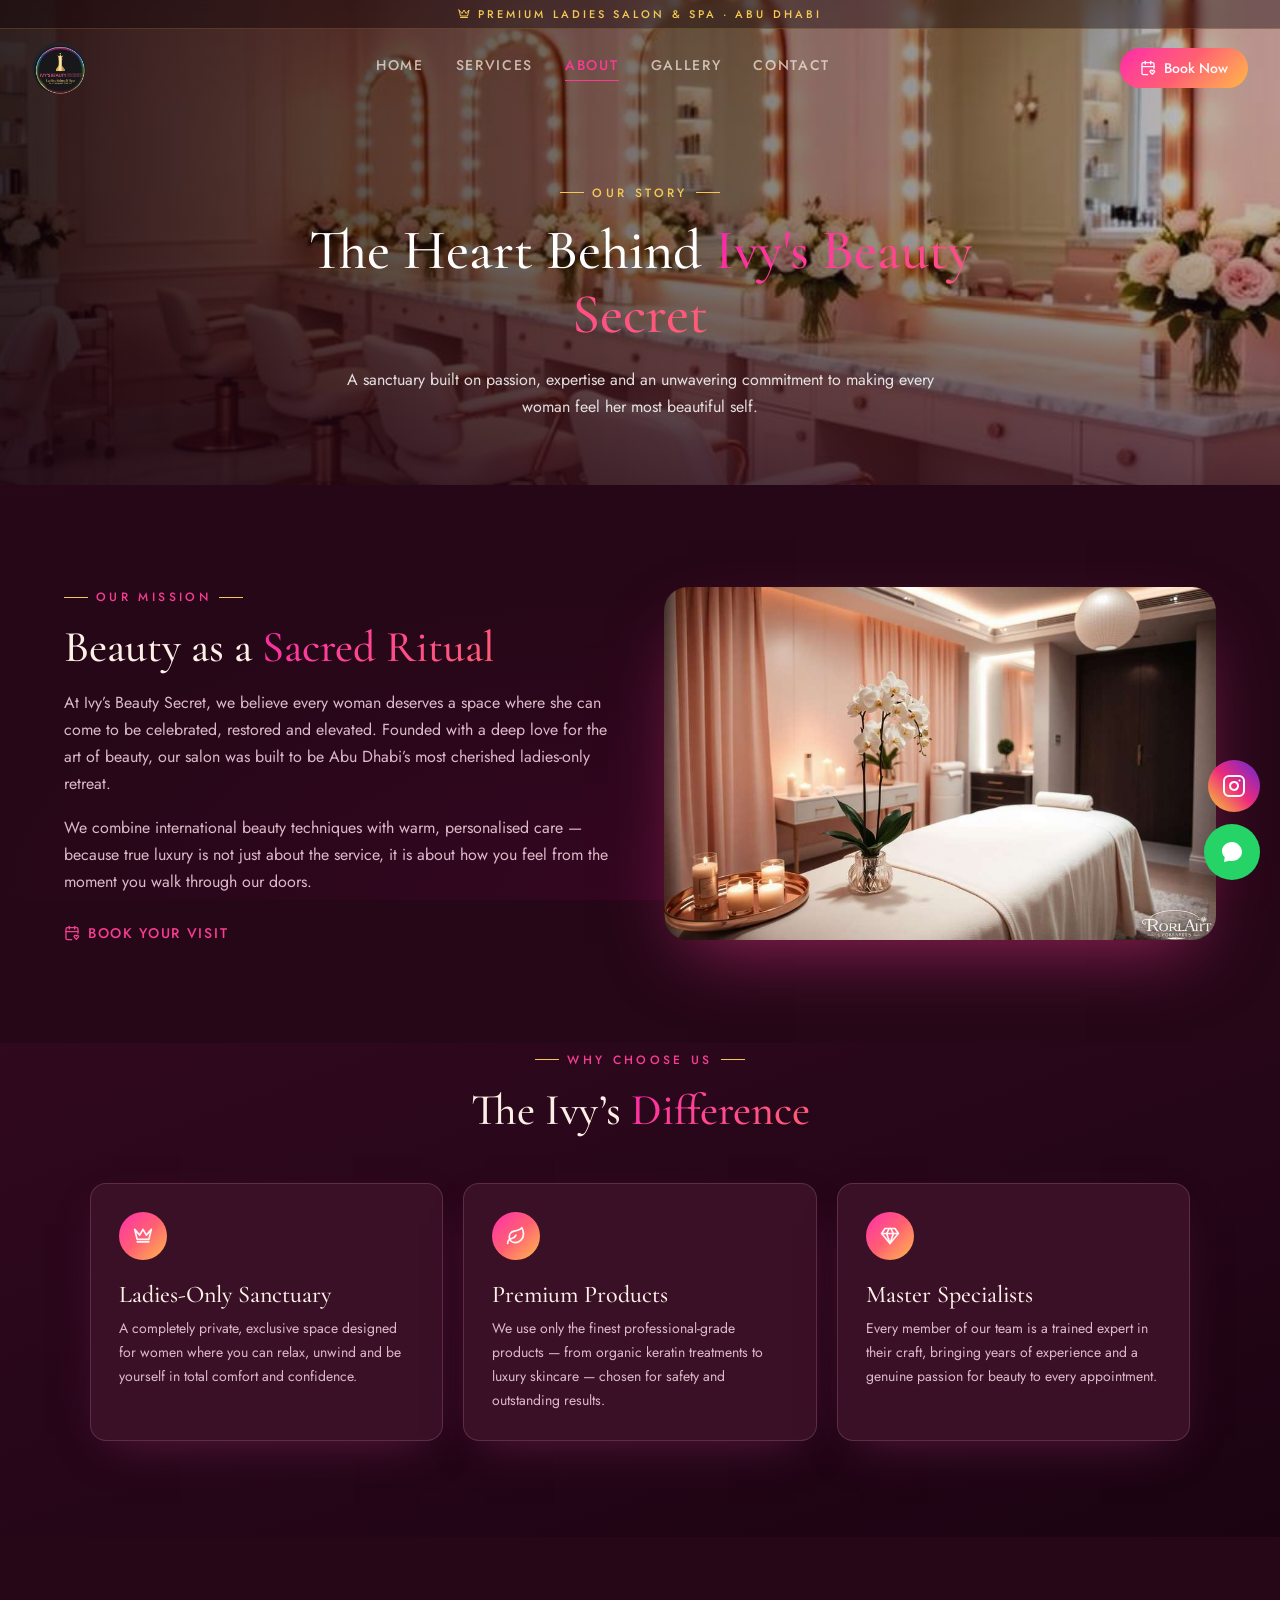
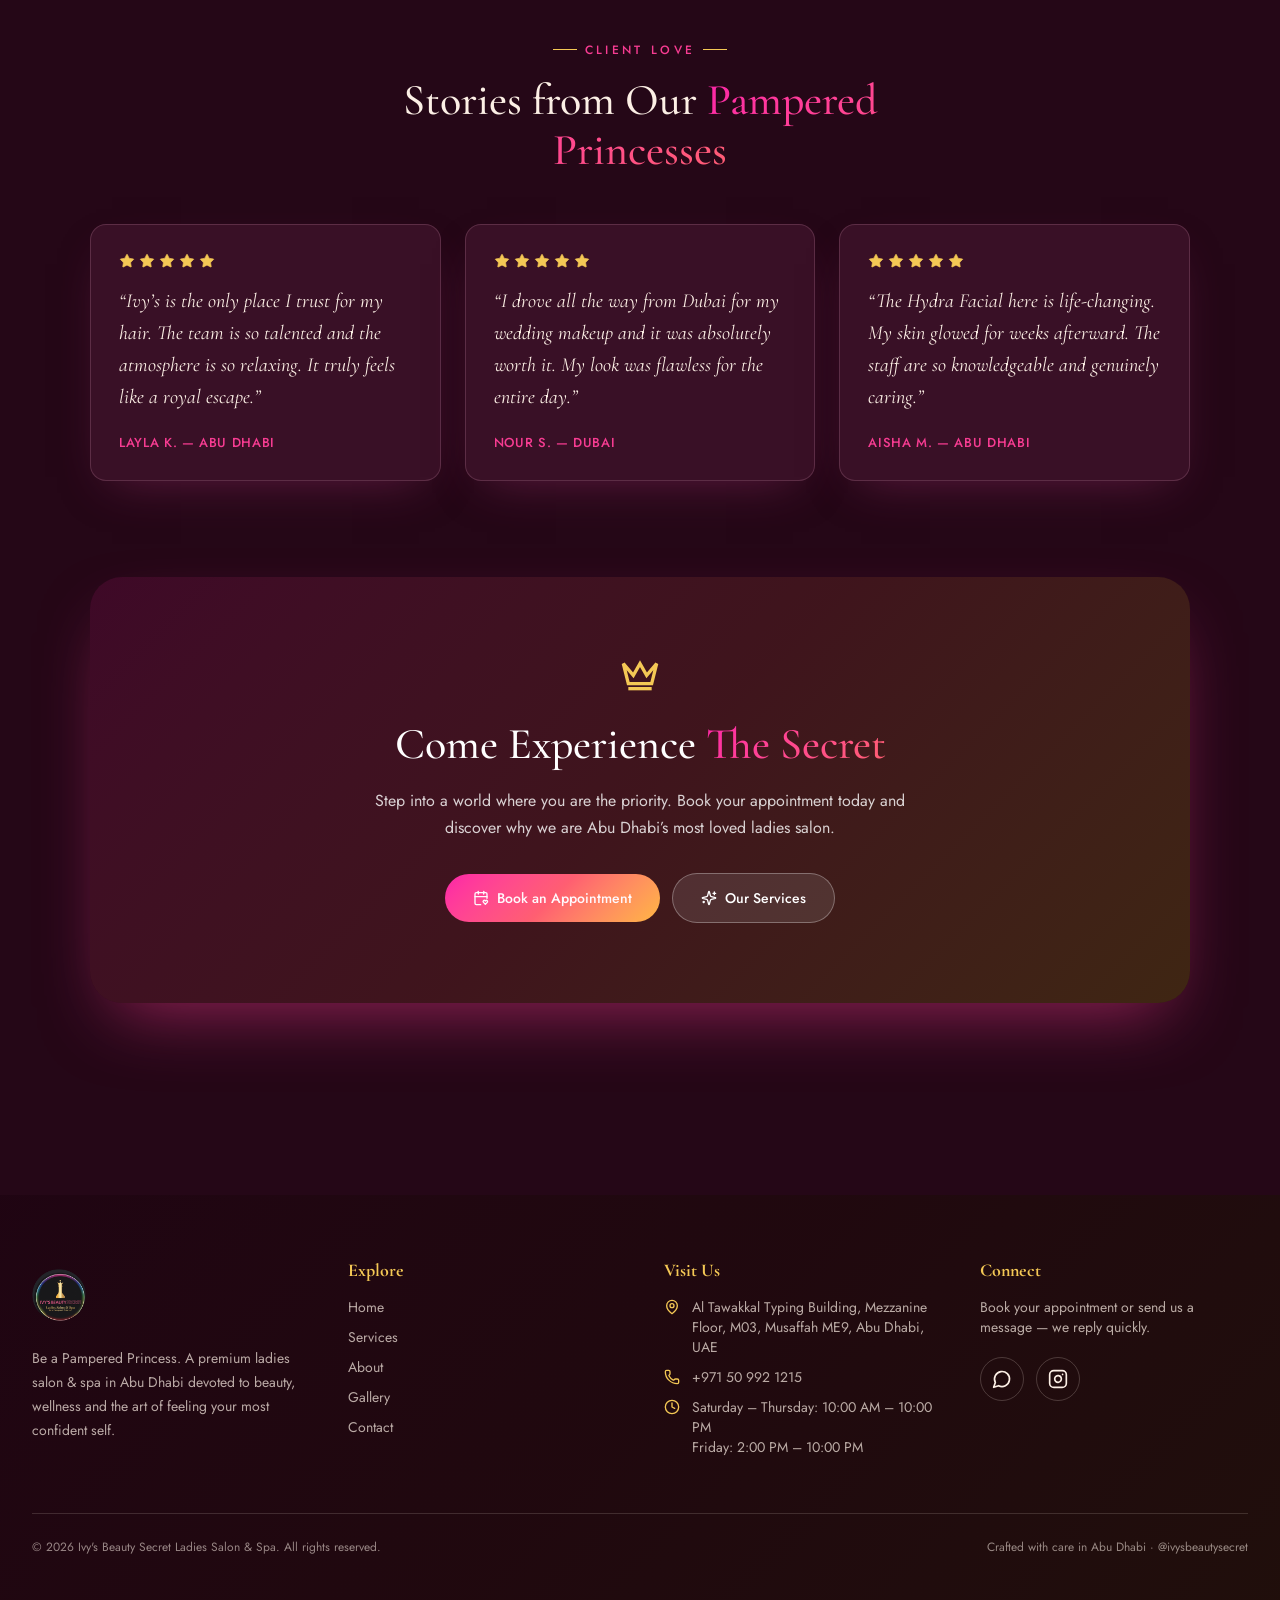
<file: about (1).html>
<!DOCTYPE html>
<html lang="en">
<head>
<meta charset="UTF-8">
<meta name="viewport" content="width=device-width, initial-scale=1.0">
<title>About Us | Ivy's Beauty Secret Ladies Salon Abu Dhabi</title>
<meta name="description" content="Discover the story behind Ivy's Beauty Secret.">
<link rel="icon" href="data:,">
<style>
@import url('https://fonts.googleapis.com/css2?family=Cormorant+Garamond:wght@400;500;600;700&family=Jost:wght@300;400;500;600&family=Great+Vibes&display=swap');

:root {
  --radius: 0.75rem;
  --background: oklch(0.19 0.055 350);
  --foreground: oklch(0.96 0.02 60);
  --card: oklch(0.25 0.07 351);
  --card-foreground: oklch(0.96 0.018 60);
  --primary: oklch(0.66 0.23 358);
  --primary-foreground: oklch(0.99 0.01 350);
  --secondary: oklch(0.34 0.1 355);
  --secondary-foreground: oklch(0.95 0.03 350);
  --muted-foreground: oklch(0.82 0.045 350);
  --accent: oklch(0.8 0.13 55);
  --border: oklch(0.74 0.09 350 / 0.22);
  --gold: oklch(0.85 0.14 88);
  --charcoal: oklch(0.12 0.035 350);
  --gradient-rose: linear-gradient(135deg, oklch(0.66 0.26 350), oklch(0.72 0.21 18), oklch(0.84 0.16 70));
  --gradient-soft: linear-gradient(160deg, oklch(0.22 0.07 351), oklch(0.16 0.05 345));
  --shadow-luxe: 0 30px 70px -25px oklch(0.66 0.23 358 / 0.55);
  --shadow-soft: 0 18px 45px -22px oklch(0.5 0.16 350 / 0.5);
  --font-display: "Cormorant Garamond", Georgia, serif;
  --font-body: "Jost", "Helvetica Neue", sans-serif;
  --font-script: "Great Vibes", cursive;
}

* { box-sizing: border-box; margin: 0; padding: 0; border-color: var(--border); }
html { scroll-behavior: smooth; }
img { max-width: 100%; display: block; }
a { text-decoration: none; color: inherit; }
ul { list-style: none; }

body {
  background-color: var(--background);
  background-image:
    radial-gradient(ellipse 80% 50% at 80% 0%, oklch(0.4 0.16 350 / 0.35), transparent 60%),
    radial-gradient(ellipse 70% 50% at 0% 30%, oklch(0.35 0.12 20 / 0.25), transparent 55%),
    radial-gradient(ellipse 90% 60% at 50% 100%, oklch(0.3 0.12 350 / 0.3), transparent 60%);
  background-attachment: fixed;
  color: var(--foreground);
  font-family: var(--font-body);
  -webkit-font-smoothing: antialiased;
  overflow-x: hidden;
}

h1, h2, h3, h4 { font-family: var(--font-display); }
.font-script { font-family: var(--font-script); }

.wrap { max-width: 1280px; margin: 0 auto; padding: 0 24px; }
@media (min-width: 640px) { .wrap { padding: 0 32px; } }

.text-gradient-rose {
  background: var(--gradient-rose);
  -webkit-background-clip: text;
  background-clip: text;
  -webkit-text-fill-color: transparent;
  background-size: 220% auto;
  animation: shimmer-sweep 6s linear infinite;
}
@keyframes shimmer-sweep { 0% { background-position: 0% center; } 100% { background-position: 220% center; } }

.bg-gradient-rose { background: var(--gradient-rose); }
.bg-gradient-soft { background: var(--gradient-soft); }
.shadow-luxe { box-shadow: var(--shadow-luxe); }
.shadow-soft { box-shadow: var(--shadow-soft); }
.tracking-luxe { letter-spacing: 0.28em; }

/* ============ Buttons ============ */
.btn {
  display: inline-flex; align-items: center; justify-content: center; gap: 8px;
  border-radius: 999px; padding: 14px 28px; font-size: 14px; font-weight: 500;
  transition: transform .3s ease, background .3s ease;
  white-space: nowrap;
}
.btn:hover { transform: scale(1.05); }
.btn-rose { background: var(--gradient-rose); color: var(--primary-foreground); box-shadow: var(--shadow-luxe); }
.btn-outline-gold {
  border: 1px solid oklch(0.85 0.14 88 / 0.4); background: oklch(0.12 0.035 350 / 0.3);
  color: var(--foreground); backdrop-filter: blur(8px);
}
.btn-outline-gold:hover { background: oklch(0.12 0.035 350 / 0.5); }
.btn-white { background: oklch(1 0 0 / 0.1); color: #fff; border: 1px solid oklch(1 0 0 / 0.3); }
.btn-white:hover { background: oklch(1 0 0 / 0.2); }
.btn svg { width: 16px; height: 16px; flex-shrink: 0; }

/* ============ Navbar ============ */
header.site-header {
  position: fixed; inset: 0 0 auto 0; z-index: 40; transition: all .5s ease;
  background: transparent;
}
header.site-header.scrolled { background: oklch(0.19 0.055 350 / 0.8); backdrop-filter: blur(20px); box-shadow: var(--shadow-soft); }

.announce {
  display: flex; align-items: center; justify-content: center; gap: 8px;
  border-bottom: 1px solid oklch(0.85 0.14 88 / 0.2); background: oklch(0.12 0.035 350 / 0.4);
  padding: 6px 16px; font-size: 11px; font-weight: 500; text-transform: uppercase;
  letter-spacing: 0.28em; color: var(--gold); backdrop-filter: blur(4px); text-align: center;
}
.announce svg { width: 12px; height: 12px; flex-shrink: 0; }

nav.navbar { display: flex; align-items: center; justify-content: space-between; padding: 12px 24px; max-width: 1280px; margin: 0 auto; }
@media (min-width: 640px) { nav.navbar { padding: 12px 32px; } }

.logo { display: flex; align-items: center; gap: 12px; }
.logo-mark {
  width: 44px; height: 44px; border-radius: 50%; flex-shrink: 0;
  background: var(--gradient-rose); display: flex; align-items: center; justify-content: center;
  box-shadow: var(--shadow-soft); ring: 1px solid oklch(0.85 0.14 88 / .4);
  border: 1px solid oklch(0.85 0.14 88 / 0.4);
}
.logo-mark svg { width: 22px; height: 22px; color: #fff; }
.logo-text { display: flex; flex-direction: column; line-height: 1.1; }
.logo-text .name { font-family: var(--font-display); font-size: 18px; font-weight: 600; letter-spacing: 0.02em; }
.logo-text .sub { font-size: 9.5px; text-transform: uppercase; letter-spacing: 0.28em; color: oklch(0.66 0.23 358 / 0.8); }

.nav-links { display: none; align-items: center; gap: 32px; }
@media (min-width: 1024px) { .nav-links { display: flex; } }
.nav-links a { font-size: 14px; font-weight: 500; text-transform: uppercase; letter-spacing: 0.12em; color: oklch(0.96 0.02 60 / 0.7); position: relative; transition: color .3s; padding-bottom: 6px; }
.nav-links a::after { content: ""; position: absolute; left: 0; bottom: 0; height: 1px; width: 0; background: var(--primary); transition: width .3s; }
.nav-links a:hover, .nav-links a.active { color: var(--primary); }
.nav-links a:hover::after, .nav-links a.active::after { width: 100%; }

.nav-actions { display: flex; align-items: center; gap: 8px; }
.book-now-desktop { display: none; }
@media (min-width: 640px) { .book-now-desktop { display: inline-flex; padding: 10px 20px; } }

.menu-btn { display: inline-flex; height: 40px; width: 40px; align-items: center; justify-content: center; border-radius: 50%; background: transparent; border: none; color: var(--foreground); cursor: pointer; }
.menu-btn:hover { background: var(--secondary); }
@media (min-width: 1024px) { .menu-btn { display: none; } }
.menu-btn svg { width: 22px; height: 22px; }

.mobile-panel {
  position: fixed; top: 0; right: 0; height: 100%; width: 82%; max-width: 360px;
  background: var(--background); border-left: 1px solid var(--border); z-index: 60;
  padding: 24px; transform: translateX(100%); transition: transform .4s ease;
  display: flex; flex-direction: column; overflow-y: auto;
}
.mobile-panel.open { transform: translateX(0); }
.mobile-overlay { position: fixed; inset: 0; background: oklch(0 0 0 / 0.5); z-index: 55; opacity: 0; pointer-events: none; transition: opacity .3s; }
.mobile-overlay.open { opacity: 1; pointer-events: auto; }
.mobile-panel .close-btn { align-self: flex-end; background: none; border: none; color: var(--foreground); cursor: pointer; padding: 8px; }
.mobile-panel .close-btn svg { width: 22px; height: 22px; }
.mobile-panel .mp-links { display: flex; flex-direction: column; gap: 4px; margin-top: 24px; }
.mobile-panel .mp-links a { border-radius: 8px; padding: 12px 16px; font-family: var(--font-display); font-size: 24px; color: oklch(0.96 0.02 60 / 0.8); transition: all .2s; }
.mobile-panel .mp-links a:hover, .mobile-panel .mp-links a.active { background: var(--secondary); color: var(--primary); }
.mobile-panel .btn { margin-top: 32px; width: 100%; padding: 14px; }

/* ============ Hero ============ */
.hero { position: relative; min-height: 100vh; display: flex; align-items: center; overflow: hidden; }
.hero-img { position: absolute; inset: 0 0 0 auto; height: 100%; width: 100%; object-fit: cover; object-position: 68% center; pointer-events: none; }
@media (min-width: 640px) { .hero-img { width: 64%; } }
@media (min-width: 1024px) { .hero-img { width: 55%; } }
.hero-overlay-1 { position: absolute; inset: 0; background: linear-gradient(to right, var(--background) 0%, oklch(0.19 0.055 350 / 0.9) 50%, oklch(0.19 0.055 350 / 0.2) 100%); }
@media (min-width: 640px) { .hero-overlay-1 { background: linear-gradient(to right, var(--background) 0%, oklch(0.19 0.055 350 / 0.7) 50%, transparent 100%); } }
.hero-overlay-2 { position: absolute; inset: 0; background: linear-gradient(to top, var(--background) 0%, oklch(0.19 0.055 350 / 0.3) 50%, oklch(0.19 0.055 350 / 0.6) 100%); }
.hero-overlay-3 { position: absolute; left: 0; right: 0; bottom: 0; height: 160px; background: linear-gradient(to top, var(--background), transparent); }
.hero-content { position: relative; max-width: 1280px; margin: 0 auto; padding: 112px 24px 56px; width: 100%; }
@media (min-width: 640px) { .hero-content { padding: 112px 32px 56px; } }
.hero-inner { max-width: 640px; }

.eyebrow-pill {
  display: inline-flex; align-items: center; gap: 8px; border-radius: 999px;
  border: 1px solid oklch(0.85 0.14 88 / 0.4); background: oklch(0.12 0.035 350 / 0.4);
  padding: 8px 16px; font-size: 11px; font-weight: 500; text-transform: uppercase;
  letter-spacing: 0.28em; color: var(--gold); box-shadow: var(--shadow-soft); backdrop-filter: blur(8px);
}
.eyebrow-pill svg { width: 14px; height: 14px; }

.hero h1 { margin-top: 24px; font-size: 44px; font-weight: 500; line-height: 1.05; }
@media (min-width: 640px) { .hero h1 { font-size: 64px; } }
.hero h1 .script-line { display: block; margin-top: 4px; font-family: var(--font-script); font-weight: 400; font-size: 52px; line-height: 1.1; }
@media (min-width: 640px) { .hero h1 .script-line { font-size: 76px; } }

.hero p.lead { margin-top: 24px; max-width: 420px; font-size: 16px; line-height: 1.7; color: var(--muted-foreground); }
@media (min-width: 640px) { .hero p.lead { font-size: 18px; } }

.hero-cta { margin-top: 36px; display: flex; flex-direction: column; gap: 12px; }
@media (min-width: 640px) { .hero-cta { flex-direction: row; } }

.trust-bar { margin-top: 40px; max-width: 540px; border-radius: 16px; border: 1px solid oklch(0.85 0.14 88 / 0.25); background: oklch(0.12 0.035 350 / 0.4); padding: 20px; box-shadow: var(--shadow-soft); backdrop-filter: blur(8px); }
.trust-bar-flex { display: flex; flex-direction: column; gap: 20px; }
@media (min-width: 640px) { .trust-bar-flex { flex-direction: row; align-items: center; gap: 24px; } }
.stars { display: flex; align-items: center; gap: 2px; }
.stars svg { width: 16px; height: 16px; fill: var(--gold); color: var(--gold); }
.trust-bar .rating-text { margin-top: 6px; font-size: 14px; font-weight: 500; }
.trust-bar .rating-sub { font-size: 12px; color: var(--muted-foreground); }
.trust-divider { display: none; height: 48px; width: 1px; background: oklch(0.85 0.14 88 / 0.25); }
@media (min-width: 640px) { .trust-divider { display: block; } }
.trust-features { display: grid; flex: 1; grid-template-columns: repeat(3, 1fr); gap: 12px; text-align: center; }
.trust-features .f { display: flex; flex-direction: column; align-items: center; gap: 6px; }
.trust-features svg { width: 20px; height: 20px; color: var(--gold); }
.trust-features span { font-size: 11px; font-weight: 500; line-height: 1.2; color: oklch(0.96 0.02 60 / 0.9); }

.hero p.script-tag { margin-top: 24px; text-align: center; font-family: var(--font-script); font-size: 26px; color: oklch(0.85 0.14 88 / 0.9); }
@media (min-width: 640px) { .hero p.script-tag { text-align: left; } }

/* float-up entrance */
.float-up { animation: float-up .9s cubic-bezier(.22,1,.36,1) both; }
@keyframes float-up { 0% { opacity: 0; transform: translateY(28px); } 100% { opacity: 1; transform: translateY(0); } }

/* ============ Reveal on scroll ============ */
.reveal { opacity: 0; transform: translateY(32px); transition: all .9s cubic-bezier(.22,1,.36,1); }
.reveal.visible { opacity: 1; transform: translateY(0); }

/* ============ Sections / headings ============ */
section { position: relative; }
.section-pad { padding: 96px 24px; }
@media (min-width: 640px) { .section-pad { padding: 96px 32px; } }

.section-heading { max-width: 640px; }
.section-heading.center { margin: 0 auto; text-align: center; }
.eyebrow {
  display: inline-flex; align-items: center; gap: 8px; font-size: 12px; font-weight: 500;
  text-transform: uppercase; letter-spacing: 0.28em; color: var(--primary);
}
.eyebrow .line { height: 1px; width: 24px; background: var(--gold); display: inline-block; }
.section-heading h2 { margin-top: 16px; font-size: 32px; font-weight: 500; line-height: 1.15; }
@media (min-width: 640px) { .section-heading h2 { font-size: 44px; } }
.section-heading p.subtitle { margin-top: 16px; font-size: 16px; line-height: 1.7; color: var(--muted-foreground); }

/* ============ Pillars / Cards ============ */
.pillars-section { position: relative; margin-top: -64px; z-index: 10; padding: 0 24px; }
@media (min-width: 640px) { .pillars-section { padding: 0 32px; } }
.grid-3 { max-width: 1100px; margin: 0 auto; display: grid; gap: 20px; }
@media (min-width: 768px) { .grid-3 { grid-template-columns: repeat(3, 1fr); } }
.card {
  height: 100%; border-radius: 16px; border: 1px solid var(--border); background: var(--card);
  padding: 28px; box-shadow: var(--shadow-soft); transition: transform .5s ease;
}
.card:hover { transform: translateY(-6px); }
.card-icon { display: flex; height: 48px; width: 48px; align-items: center; justify-content: center; border-radius: 50%; background: var(--gradient-rose); color: var(--primary-foreground); }
.card-icon svg { width: 20px; height: 20px; }
.card h3 { margin-top: 20px; font-size: 24px; font-weight: 500; }
.card p { margin-top: 8px; font-size: 14px; line-height: 1.7; color: var(--muted-foreground); }

/* ============ About/intro split ============ */
.split { max-width: 1280px; margin: 0 auto; display: grid; gap: 48px; align-items: center; }
@media (min-width: 1024px) { .split { grid-template-columns: 1fr 1fr; } }
.split img { border-radius: 24px; box-shadow: var(--shadow-luxe); width: 100%; }
.split-img-wrap { position: relative; }
.stat-badge {
  display: none; position: absolute; bottom: -24px; right: -16px; border-radius: 16px;
  border: 1px solid var(--border); background: oklch(0.25 0.07 351 / 0.95); padding: 20px;
  box-shadow: var(--shadow-luxe); backdrop-filter: blur(8px);
}
@media (min-width: 640px) { .stat-badge { display: block; } }
.stat-badge .num { font-family: var(--font-display); font-size: 30px; color: var(--primary); }
.stat-badge .label { font-size: 11px; text-transform: uppercase; letter-spacing: 0.05em; color: var(--muted-foreground); }
.split h2 { margin-top: 16px; font-size: 32px; font-weight: 500; line-height: 1.15; }
@media (min-width: 640px) { .split h2 { font-size: 44px; } }
.split p { margin-top: 18px; font-size: 16px; line-height: 1.7; color: var(--muted-foreground); }
.text-link { margin-top: 28px; display: inline-flex; align-items: center; gap: 8px; font-size: 14px; font-weight: 500; text-transform: uppercase; letter-spacing: 0.12em; color: var(--primary); transition: color .3s; }
.text-link:hover { color: var(--foreground); }
.text-link svg { width: 16px; height: 16px; }

/* ============ Services preview grid ============ */
.grid-4 { max-width: 1100px; margin: 56px auto 0; display: grid; gap: 24px; }
@media (min-width: 640px) { .grid-4 { grid-template-columns: repeat(2, 1fr); } }
@media (min-width: 1024px) { .grid-4 { grid-template-columns: repeat(4, 1fr); } }
.service-card { display: block; overflow: hidden; border-radius: 16px; border: 1px solid var(--border); background: var(--card); box-shadow: var(--shadow-soft); transition: all .5s ease; }
.service-card:hover { transform: translateY(-6px); box-shadow: var(--shadow-luxe); }
.service-card .img-wrap { position: relative; aspect-ratio: 4/5; overflow: hidden; }
.service-card .img-wrap img { height: 100%; width: 100%; object-fit: cover; transition: transform .7s ease; }
.service-card:hover .img-wrap img { transform: scale(1.1); }
.service-card .img-overlay { position: absolute; inset: 0; background: linear-gradient(to top, oklch(0.12 0.035 350 / 0.7), transparent); }
.service-card .img-wrap h3 { position: absolute; bottom: 16px; left: 20px; color: #fff; font-size: 22px; font-weight: 500; }
.service-card p { padding: 16px 20px; font-size: 14px; line-height: 1.7; color: var(--muted-foreground); }
.center-cta { margin-top: 48px; text-align: center; }

/* ============ Category list ============ */
.grid-list3 { max-width: 950px; margin: 48px auto 0; display: grid; gap: 16px; }
@media (min-width: 640px) { .grid-list3 { grid-template-columns: repeat(2, 1fr); } }
@media (min-width: 1024px) { .grid-list3 { grid-template-columns: repeat(3, 1fr); } }
.list-card { display: flex; height: 100%; align-items: flex-start; gap: 16px; border-radius: 16px; border: 1px solid var(--border); background: var(--card); padding: 20px; transition: border-color .3s; }
.list-card:hover { border-color: oklch(0.66 0.23 358 / 0.4); }
.list-card .icon { display: flex; height: 44px; width: 44px; flex-shrink: 0; align-items: center; justify-content: center; border-radius: 50%; background: var(--secondary); color: var(--primary); }
.list-card .icon svg { width: 20px; height: 20px; }
.list-card h3 { font-size: 20px; font-weight: 500; }
.list-card p { margin-top: 4px; font-size: 14px; line-height: 1.7; color: var(--muted-foreground); }

/* ============ Testimonials ============ */
.grid-testi { max-width: 1100px; margin: 56px auto 0; display: grid; gap: 24px; }
@media (min-width: 768px) { .grid-testi { grid-template-columns: repeat(3, 1fr); } }
.testi-card { display: flex; height: 100%; flex-direction: column; border-radius: 16px; border: 1px solid var(--border); background: var(--card); padding: 28px; box-shadow: var(--shadow-soft); }
.testi-card .stars { gap: 4px; }
.testi-card blockquote { margin-top: 16px; flex: 1; font-family: var(--font-display); font-size: 20px; font-style: italic; line-height: 1.6; }
.testi-card figcaption { margin-top: 20px; font-size: 13px; font-weight: 500; text-transform: uppercase; letter-spacing: 0.05em; color: var(--primary); }

/* ============ CTA banner ============ */
.cta-banner { position: relative; max-width: 1100px; margin: 0 auto; overflow: hidden; border-radius: 32px; background: var(--charcoal); padding: 64px 32px; text-align: center; box-shadow: var(--shadow-luxe); }
@media (min-width: 640px) { .cta-banner { padding: 80px 64px; } }
.cta-banner::before { content: ""; position: absolute; inset: 0; opacity: 0.2; background: var(--gradient-rose); }
.cta-banner-content { position: relative; }
.cta-banner svg.crown { width: 40px; height: 40px; color: var(--gold); margin: 0 auto; display: block; }
.cta-banner h2 { margin-top: 20px; font-size: 32px; font-weight: 500; color: #fff; }
@media (min-width: 640px) { .cta-banner h2 { font-size: 44px; } }
.cta-banner p { margin: 16px auto 0; max-width: 540px; font-size: 16px; line-height: 1.7; color: oklch(1 0 0 / 0.8); }
.cta-banner .cta-actions { margin-top: 32px; display: flex; flex-direction: column; align-items: center; justify-content: center; gap: 12px; }
@media (min-width: 640px) { .cta-banner .cta-actions { flex-direction: row; } }

/* ============ Footer ============ */
footer.site-footer { position: relative; margin-top: 96px; overflow: hidden; background: var(--charcoal); color: var(--foreground); }
footer.site-footer::before { content: ""; position: absolute; inset: 0; opacity: 0.07; background: var(--gradient-rose); }
.footer-inner { position: relative; max-width: 1280px; margin: 0 auto; padding: 64px 24px; }
@media (min-width: 640px) { .footer-inner { padding: 64px 32px; } }
.footer-grid { display: grid; gap: 48px; }
@media (min-width: 768px) { .footer-grid { grid-template-columns: repeat(2, 1fr); } }
@media (min-width: 1024px) { .footer-grid { grid-template-columns: repeat(4, 1fr); } }
.footer-grid p.tagline { margin-top: 20px; max-width: 280px; font-size: 14px; line-height: 1.7; color: oklch(0.96 0.02 60 / 0.7); }
.footer-grid h4 { font-size: 18px; color: var(--gold); }
.footer-grid ul { margin-top: 16px; display: flex; flex-direction: column; gap: 10px; font-size: 14px; }
.footer-grid ul a { color: oklch(0.96 0.02 60 / 0.7); transition: color .3s; }
.footer-grid ul a:hover { color: var(--gold); }
.footer-contact { margin-top: 16px; display: flex; flex-direction: column; gap: 12px; font-size: 14px; color: oklch(0.96 0.02 60 / 0.7); }
.footer-contact li { display: flex; gap: 12px; }
.footer-contact svg { margin-top: 2px; width: 16px; height: 16px; flex-shrink: 0; color: var(--gold); }
.footer-contact a:hover { color: var(--gold); }
.footer-connect p { margin-top: 16px; font-size: 14px; color: oklch(0.96 0.02 60 / 0.7); }
.footer-socials { margin-top: 20px; display: flex; gap: 12px; }
.footer-socials a { display: flex; height: 44px; width: 44px; align-items: center; justify-content: center; border-radius: 50%; border: 1px solid oklch(0.96 0.02 60 / 0.2); transition: all .3s; }
.footer-socials a:hover { background: var(--gold); color: var(--charcoal); }
.footer-socials svg { width: 20px; height: 20px; }
.footer-bottom { margin-top: 56px; display: flex; flex-direction: column; align-items: center; justify-content: space-between; gap: 12px; border-top: 1px solid oklch(0.96 0.02 60 / 0.15); padding-top: 24px; font-size: 12px; color: oklch(0.96 0.02 60 / 0.55); text-align: center; }
@media (min-width: 640px) { .footer-bottom { flex-direction: row; text-align: left; } }

/* ============ Floating actions ============ */
.floating-actions { position: fixed; bottom: 20px; right: 20px; z-index: 50; display: flex; flex-direction: column; align-items: flex-end; gap: 12px; }
.fab { display: flex; align-items: center; justify-content: center; border-radius: 50%; color: #fff; box-shadow: var(--shadow-luxe); transition: transform .3s ease; }
.fab:hover { transform: scale(1.1); }
.fab svg { width: 24px; height: 24px; }
.fab-ig { width: 52px; height: 52px; background: linear-gradient(45deg, #f9ce34, #ee2a7b, #6228d7); animation: instagram-pulse 2s ease-out infinite; }
.fab-wa { width: 56px; height: 56px; background-color: #25D366; animation: whatsapp-pulse 2s ease-out infinite; }
@keyframes whatsapp-pulse { 0% { box-shadow: 0 0 14px 2px oklch(0.75 0.18 150 / 0.75), 0 0 0 0 oklch(0.75 0.18 150 / 0.6); } 70% { box-shadow: 0 0 22px 6px oklch(0.75 0.18 150 / 0.55), 0 0 0 18px oklch(0.75 0.18 150 / 0); } 100% { box-shadow: 0 0 14px 2px oklch(0.75 0.18 150 / 0.75), 0 0 0 0 oklch(0.75 0.18 150 / 0); } }
@keyframes instagram-pulse { 0% { box-shadow: 0 0 14px 2px oklch(0.62 0.25 0 / 0.7), 0 0 0 0 oklch(0.62 0.25 0 / 0.55); } 70% { box-shadow: 0 0 24px 6px oklch(0.62 0.25 0 / 0.5), 0 0 0 16px oklch(0.62 0.25 0 / 0); } 100% { box-shadow: 0 0 14px 2px oklch(0.62 0.25 0 / 0.7), 0 0 0 0 oklch(0.62 0.25 0 / 0); } }

/* ============ Ambient petals/glitter ============ */
.sparkle-field { position: fixed; inset: 0; z-index: 35; pointer-events: none; overflow: hidden; }
.sparkle-field .petal, .sparkle-field .glitter { position: absolute; top: -8%; will-change: transform, opacity; }
.sparkle-field .petal {
  border-radius: 76% 24% 70% 30% / 30% 70% 30% 70%;
  background: radial-gradient(circle at 30% 25%, oklch(0.95 0.07 350 / 0.95), transparent 60%), linear-gradient(135deg, oklch(0.82 0.16 355), oklch(0.66 0.22 0));
  filter: blur(0.2px) drop-shadow(0 2px 6px oklch(0.5 0.18 350 / 0.5));
  animation-name: petal-fall; animation-timing-function: cubic-bezier(.45,0,.55,1); animation-iteration-count: infinite;
}
.sparkle-field .glitter {
  background: linear-gradient(135deg, oklch(0.99 0.04 95), oklch(0.86 0.15 88));
  clip-path: polygon(50% 0%, 60% 40%, 100% 50%, 60% 60%, 50% 100%, 40% 60%, 0% 50%, 40% 40%);
  filter: drop-shadow(0 0 6px oklch(0.9 0.14 90 / 0.9));
  animation-name: glitter-twinkle; animation-timing-function: ease-in-out; animation-iteration-count: infinite;
}
@keyframes petal-fall { 0% { transform: translate3d(0,-12vh,0) rotate(0deg); opacity: 0; } 8% { opacity: var(--o,.85); } 50% { transform: translate3d(var(--sway,36px),52vh,0) rotate(calc(var(--spin,360deg) * .5)); } 92% { opacity: var(--o,.85); } 100% { transform: translate3d(calc(var(--sway,36px) * -1),114vh,0) rotate(var(--spin,360deg)); opacity: 0; } }
@keyframes glitter-twinkle { 0%, 100% { transform: translate3d(0,0,0) scale(.2) rotate(0deg); opacity: 0; } 40% { opacity: 1; } 50% { transform: translate3d(var(--gx,0),var(--gy,12px),0) scale(1) rotate(35deg); opacity: 1; } 60% { opacity: .85; } }
@media (prefers-reduced-motion: reduce) { .sparkle-field { display: none; } .reveal { opacity: 1; transform: none; } .float-up { animation: none; opacity: 1; } }

/* ============ Page header ============ */
.page-header { position: relative; overflow: hidden; padding: 144px 24px 64px; }
@media (min-width: 640px) { .page-header { padding: 176px 32px 64px; } }
.page-header.no-img { background: var(--gradient-soft); }
.page-header.no-img::before { content: ""; position: absolute; right: -96px; top: -96px; height: 288px; width: 288px; border-radius: 50%; background: var(--gradient-rose); opacity: 0.1; filter: blur(60px); }
.page-header.no-img::after { content: ""; position: absolute; left: -96px; bottom: 0; height: 288px; width: 288px; border-radius: 50%; background: var(--gradient-rose); opacity: 0.1; filter: blur(60px); }
.page-header .ph-img { position: absolute; inset: 0; height: 100%; width: 100%; object-fit: cover; }
.page-header .ph-overlay-1 { position: absolute; inset: 0; background: linear-gradient(to right, oklch(0.12 0.035 350 / 0.85), oklch(0.12 0.035 350 / 0.55), oklch(0.12 0.035 350 / 0.25)); }
.page-header .ph-overlay-2 { position: absolute; inset: 0; background: linear-gradient(to top, oklch(0.19 0.055 350 / 0.6), transparent, transparent); }
.page-header-inner { position: relative; max-width: 720px; margin: 0 auto; text-align: center; }
.page-header h1 { margin-top: 16px; font-size: 40px; font-weight: 500; line-height: 1.15; color: var(--foreground); }
.page-header.has-img h1 { color: #fff; }
@media (min-width: 640px) { .page-header h1 { font-size: 56px; } }
.page-header .ph-eyebrow { color: var(--primary); }
.page-header.has-img .ph-eyebrow { color: var(--gold); }
.page-header p.ph-sub { margin: 20px auto 0; max-width: 600px; font-size: 16px; line-height: 1.7; color: var(--muted-foreground); }
.page-header.has-img p.ph-sub { color: oklch(1 0 0 / 0.85); }
.page-header .ph-children { margin-top: 32px; }

/* ============ Services page list ============ */
.service-block { max-width: 950px; margin: 0 auto; }
.service-block + .service-block { margin-top: 64px; }
.service-block-head { display: flex; flex-direction: column; gap: 4px; border-bottom: 1px solid var(--border); padding-bottom: 20px; }
.service-block-head .num { display: inline-flex; align-items: center; gap: 8px; font-size: 12px; font-weight: 500; text-transform: uppercase; letter-spacing: 0.28em; color: var(--primary); }
.service-block-head .num svg { width: 14px; height: 14px; color: var(--gold); }
.service-block-head h2 { font-size: 28px; }
@media (min-width: 640px) { .service-block-head h2 { font-size: 34px; } }
.service-block-head p { margin-top: 4px; max-width: 600px; font-size: 14px; line-height: 1.7; color: var(--muted-foreground); }
.svc-list { margin-top: 24px; display: grid; gap: 12px; }
@media (min-width: 640px) { .svc-list { grid-template-columns: repeat(2, 1fr); } }
@media (min-width: 1024px) { .svc-list { grid-template-columns: repeat(3, 1fr); } }
.svc-list li { display: flex; align-items: center; gap: 12px; border-radius: 12px; border: 1px solid var(--border); background: var(--card); padding: 12px 16px; font-size: 14px; transition: border-color .3s; }
.svc-list li:hover { border-color: oklch(0.66 0.23 358 / 0.4); }
.svc-list li .check { display: flex; height: 24px; width: 24px; flex-shrink: 0; align-items: center; justify-content: center; border-radius: 50%; background: var(--secondary); color: var(--primary); }
.svc-list li .check svg { width: 14px; height: 14px; }

.info-banner { margin: 80px auto 0; max-width: 680px; border-radius: 24px; border: 1px solid var(--border); background: var(--gradient-soft); padding: 40px; text-align: center; box-shadow: var(--shadow-soft); }
.info-banner h3 { font-size: 28px; }
.info-banner p { margin: 12px auto 0; max-width: 480px; font-size: 14px; line-height: 1.7; color: var(--muted-foreground); }
.info-banner .btn { margin-top: 28px; }

/* ============ Gallery ============ */
.gallery-grid { max-width: 1100px; margin: 0 auto; display: grid; grid-template-columns: repeat(2, 1fr); grid-auto-rows: 230px; gap: 16px; }
@media (min-width: 1024px) { .gallery-grid { grid-template-columns: repeat(3, 1fr); } }
.gallery-item { position: relative; height: 100%; width: 100%; overflow: hidden; border-radius: 16px; box-shadow: var(--shadow-soft); }
.gallery-item.tall { grid-row: span 2; }
.gallery-item img { height: 100%; width: 100%; object-fit: cover; transition: transform .7s ease; }
.gallery-item:hover img { transform: scale(1.1); }
.gallery-item .g-overlay { position: absolute; inset: 0; background: linear-gradient(to top, oklch(0.12 0.035 350 / 0.7), transparent 60%); opacity: 0.7; transition: opacity .5s; }
.gallery-item:hover .g-overlay { opacity: 0.9; }
.gallery-item span { position: absolute; bottom: 16px; left: 16px; font-family: var(--font-display); font-size: 20px; color: #fff; }

/* ============ Contact ============ */
.contact-cards { max-width: 920px; margin: 0 auto; display: grid; gap: 20px; }
@media (min-width: 640px) { .contact-cards { grid-template-columns: repeat(3, 1fr); } }
.contact-card { display: flex; height: 100%; flex-direction: column; align-items: center; border-radius: 16px; border: 1px solid var(--border); background: var(--card); padding: 28px; text-align: center; box-shadow: var(--shadow-soft); transition: all .5s ease; }
.contact-card:hover { transform: translateY(-6px); box-shadow: var(--shadow-luxe); }
.contact-card .icon { display: flex; height: 56px; width: 56px; align-items: center; justify-content: center; border-radius: 50%; background: var(--gradient-rose); color: var(--primary-foreground); }
.contact-card .icon svg { width: 24px; height: 24px; }
.contact-card h3 { margin-top: 20px; font-size: 24px; }
.contact-card p { margin-top: 4px; font-size: 14px; color: var(--muted-foreground); }
.contact-card .cta { margin-top: 16px; font-size: 13px; font-weight: 500; text-transform: uppercase; letter-spacing: 0.12em; color: var(--primary); }

.contact-split { max-width: 1100px; margin: 64px auto 0; display: grid; gap: 32px; }
@media (min-width: 1024px) { .contact-split { grid-template-columns: 1fr 1fr; } }
.visit-card { border-radius: 24px; border: 1px solid var(--border); background: var(--card); padding: 32px; box-shadow: var(--shadow-soft); }
.visit-card h3 { font-size: 28px; }
.visit-list { margin-top: 24px; display: flex; flex-direction: column; gap: 20px; font-size: 14px; }
.visit-list li { display: flex; gap: 16px; }
.visit-list .icon { display: flex; height: 40px; width: 40px; flex-shrink: 0; align-items: center; justify-content: center; border-radius: 50%; background: var(--secondary); color: var(--primary); }
.visit-list .icon svg { width: 18px; height: 18px; }
.visit-list .label { font-weight: 500; }
.visit-list .val { margin-top: 2px; line-height: 1.7; color: var(--muted-foreground); }
.visit-list a.val:hover { color: var(--primary); }
.visit-footer-note { margin-top: 32px; border-radius: 16px; background: var(--gradient-soft); padding: 24px; text-align: center; }
.visit-footer-note svg.crown { width: 28px; height: 28px; color: var(--gold); margin: 0 auto; display: block; }
.visit-footer-note p.tag { margin-top: 8px; font-family: var(--font-display); font-size: 20px; }
.visit-footer-note p.sub { margin-top: 4px; font-size: 14px; color: var(--muted-foreground); }
.map-wrap { height: 100%; min-height: 420px; overflow: hidden; border-radius: 24px; border: 1px solid var(--border); box-shadow: var(--shadow-soft); }
.map-wrap iframe { height: 100%; min-height: 420px; width: 100%; border: 0; }


/* ===== Logo image — show full circular logo, no crop ===== */
.logo-link { display:flex; align-items:center; text-decoration:none; }
.logo-img {
  height: 54px;
  width: 54px;
  object-fit: contain;
  flex-shrink: 0;
  display: block;
  border-radius: 50%;
  border: none;
  box-shadow: none;
  background: transparent;
}
.footer-logo-img { height: 72px; }

/* ===== Booking form ===== */
.booking-form-wrap { position:relative; max-width:820px; margin:48px auto 0; border-radius:24px; border:1px solid var(--border); background:var(--card); padding:40px 32px; box-shadow:var(--shadow-luxe); }
@media (max-width:640px) { .booking-form-wrap { padding:28px 20px; } }
.form-grid { display:grid; grid-template-columns:1fr; gap:20px; }
@media (min-width:640px) { .form-grid { grid-template-columns:1fr 1fr; } }
.form-group { display:flex; flex-direction:column; gap:8px; }
.form-group-full { grid-column:1 / -1; }
.form-group label { font-size:13px; font-weight:500; text-transform:uppercase; letter-spacing:.1em; color:var(--muted-foreground); }
.req { color:var(--primary); }
.form-group input, .form-group select, .form-group textarea {
  background:oklch(0.19 0.055 350 / 0.7); border:1px solid var(--border);
  border-radius:12px; color:var(--foreground); font-family:var(--font-body);
  font-size:15px; padding:13px 16px; transition:border-color .3s, box-shadow .3s;
  outline:none; width:100%;
}
.form-group input::placeholder, .form-group textarea::placeholder { color:oklch(0.96 0.02 60 / 0.3); }
.form-group input:focus, .form-group select:focus, .form-group textarea:focus { border-color:var(--primary); box-shadow:0 0 0 3px oklch(0.66 0.23 358 / 0.18); }
.form-group select { appearance:none; background-image:url("data:image/svg+xml,%3Csvg xmlns='http://www.w3.org/2000/svg' width='16' height='16' viewBox='0 0 24 24' fill='none' stroke='%23a855f7' stroke-width='2'%3E%3Cpath d='m6 9 6 6 6-6'/%3E%3C/svg%3E"); background-repeat:no-repeat; background-position:right 14px center; padding-right:40px; cursor:pointer; }
.form-group select option { background:oklch(0.19 0.055 350); }
.form-group input[type="date"] { color-scheme:dark; }
.form-group textarea { resize:vertical; min-height:88px; }

/* ===== Success popup ===== */
.booking-success { position:fixed; inset:0; z-index:200; display:flex; align-items:center; justify-content:center; padding:24px; background:oklch(0 0 0 / 0.65); backdrop-filter:blur(8px); opacity:0; pointer-events:none; transition:opacity .4s ease; }
.booking-success.open { opacity:1; pointer-events:auto; }
.booking-success-card { position:relative; max-width:480px; width:100%; border-radius:28px; border:1px solid oklch(0.85 0.14 88 / 0.35); background:var(--card); padding:44px 36px; text-align:center; box-shadow:var(--shadow-luxe); animation:pop-in .5s cubic-bezier(.34,1.56,.64,1) both; }
@media (max-width:480px) { .booking-success-card { padding:36px 24px; } }
@keyframes pop-in { 0% { transform:scale(.75); opacity:0; } 100% { transform:scale(1); opacity:1; } }
.bs-icon { display:flex; height:68px; width:68px; align-items:center; justify-content:center; border-radius:50%; background:var(--gradient-rose); color:#fff; margin:0 auto 20px; box-shadow:var(--shadow-luxe); }
.bs-icon svg { width:30px; height:30px; }
.booking-success-card h3 { font-size:30px; font-weight:500; }
.bs-script { margin-top:4px; font-size:26px; color:var(--gold); }
.booking-success-card p { margin-top:14px; font-size:15px; line-height:1.7; color:var(--muted-foreground); }
.bs-note { font-size:12px !important; margin-top:8px !important; color:oklch(0.85 0.14 88 / 0.8) !important; text-transform:uppercase; letter-spacing:.08em; }
.bs-actions { margin-top:28px; display:flex; flex-direction:column; gap:12px; }
@media (min-width:420px) { .bs-actions { flex-direction:row; justify-content:center; } }

/* ===== Contact card cta — no arrow ===== */
.contact-card .cta { margin-top:16px; font-size:13px; font-weight:500; text-transform:uppercase; letter-spacing:.12em; color:var(--primary); display:inline-block; }
.contact-card .cta svg { display:none; }

</style>
</head>
<body>
<div class="sparkle-field" aria-hidden="true"></div>
<header class="site-header">
    <div class="announce"><svg viewBox="0 0 24 24" fill="none" stroke="currentColor" stroke-width="2" stroke-linecap="round" stroke-linejoin="round"><path d="m2 4 3 12h14l3-12-6 7-4-7-4 7-6-7Z"/><path d="M5 19h14"/></svg><span>Premium Ladies Salon &amp; Spa &middot; Abu Dhabi</span></div>
    <nav class="navbar">
      <a href="index.html" class="logo-link">
      <img src="[data-uri]" alt="Ivy's Beauty Secret" class="logo-img">
    </a>
      <div class="nav-links">
          <a href="index.html">Home</a>
          <a href="services.html">Services</a>
          <a href="about.html" class="active">About</a>
          <a href="gallery.html">Gallery</a>
          <a href="contact.html">Contact</a>
      </div>
      <div class="nav-actions">
        <a href="contact.html#booking" class="btn btn-rose book-now-desktop"><svg viewBox="0 0 24 24" fill="none" stroke="currentColor" stroke-width="2" stroke-linecap="round" stroke-linejoin="round"><path d="M21 12.5V6a2 2 0 0 0-2-2H5a2 2 0 0 0-2 2v14a2 2 0 0 0 2 2h6.5"/><path d="M16 2v4"/><path d="M8 2v4"/><path d="M3 10h18"/><path d="M21.29 18.6c.7-.7.7-1.8 0-2.5-.7-.7-1.8-.7-2.5 0l-.3.3-.3-.3c-.7-.7-1.8-.7-2.5 0-.7.7-.7 1.8 0 2.5l2.8 2.8 2.8-2.8Z"/></svg>Book Now</a>
        <button class="menu-btn" aria-label="Open menu"><svg viewBox="0 0 24 24" fill="none" stroke="currentColor" stroke-width="2" stroke-linecap="round" stroke-linejoin="round"><path d="M4 12h16"/><path d="M4 6h16"/><path d="M4 18h16"/></svg></button>
      </div>
    </nav>
  </header>
  <div class="mobile-overlay"></div>
  <div class="mobile-panel">
    <button class="close-btn" aria-label="Close menu"><svg viewBox="0 0 24 24" fill="none" stroke="currentColor" stroke-width="2" stroke-linecap="round" stroke-linejoin="round"><path d="M18 6 6 18"/><path d="m6 6 12 12"/></svg></button>
    <a href="index.html" class="logo-link">
      <img src="[data-uri]" alt="Ivy's Beauty Secret" class="logo-img">
    </a>
    <div class="mp-links">
            <a href="index.html">Home</a>
            <a href="services.html">Services</a>
            <a href="about.html" class="active">About</a>
            <a href="gallery.html">Gallery</a>
            <a href="contact.html">Contact</a>
    </div>
    <a href="contact.html#booking" class="btn btn-rose"><svg viewBox="0 0 24 24" fill="none" stroke="currentColor" stroke-width="2" stroke-linecap="round" stroke-linejoin="round"><path d="M21 12.5V6a2 2 0 0 0-2-2H5a2 2 0 0 0-2 2v14a2 2 0 0 0 2 2h6.5"/><path d="M16 2v4"/><path d="M8 2v4"/><path d="M3 10h18"/><path d="M21.29 18.6c.7-.7.7-1.8 0-2.5-.7-.7-1.8-.7-2.5 0l-.3.3-.3-.3c-.7-.7-1.8-.7-2.5 0-.7.7-.7 1.8 0 2.5l2.8 2.8 2.8-2.8Z"/></svg>Book an Appointment</a>
  </div>
<main>
<section class="page-header has-img">
    <img src="[data-uri]" alt="" aria-hidden="true" class="ph-img">
    <div class="ph-overlay-1"></div>
    <div class="ph-overlay-2"></div>
    <div class="page-header-inner">
      <span class="ph-eyebrow eyebrow"><span class="line"></span>Our Story<span class="line"></span></span>
      <h1>The Heart Behind <span class='text-gradient-rose'>Ivy's Beauty Secret</span></h1>
      <p class="ph-sub">A sanctuary built on passion, expertise and an unwavering commitment to making every woman feel her most beautiful self.</p>
      
    </div>
  </section>
<section class="section-pad"><div class="wrap"><div class="split">
  <div class="reveal">
    <div class="section-heading">
      <span class="eyebrow"><span class="line"></span>Our Mission<span class="line"></span></span>
      <h2>Beauty as a <span class="text-gradient-rose">Sacred Ritual</span></h2>
      <p class="subtitle">At Ivy&rsquo;s Beauty Secret, we believe every woman deserves a space where she can come to be celebrated, restored and elevated. Founded with a deep love for the art of beauty, our salon was built to be Abu Dhabi&rsquo;s most cherished ladies-only retreat.</p>
      <p class="subtitle">We combine international beauty techniques with warm, personalised care &mdash; because true luxury is not just about the service, it is about how you feel from the moment you walk through our doors.</p>
    </div>
    <a href="contact.html#booking" class="text-link"><svg viewBox="0 0 24 24" fill="none" stroke="currentColor" stroke-width="2" stroke-linecap="round" stroke-linejoin="round"><path d="M21 12.5V6a2 2 0 0 0-2-2H5a2 2 0 0 0-2 2v14a2 2 0 0 0 2 2h6.5"/><path d="M16 2v4"/><path d="M8 2v4"/><path d="M3 10h18"/><path d="M21.29 18.6c.7-.7.7-1.8 0-2.5-.7-.7-1.8-.7-2.5 0l-.3.3-.3-.3c-.7-.7-1.8-.7-2.5 0-.7.7-.7 1.8 0 2.5l2.8 2.8 2.8-2.8Z"/></svg> Book Your Visit</a>
  </div>
  <div class="split-img-wrap reveal" style="transition-delay:.2s">
    <img src="[data-uri]" alt="Luxury facial at Ivy&rsquo;s Beauty Secret">
  </div>
</div></div></section>

<section class="section-pad" style="background:var(--gradient-soft);padding-top:0"><div class="wrap">
  <div class="section-heading center reveal">
    <span class="eyebrow"><span class="line"></span>Why Choose Us<span class="line"></span></span>
    <h2>The Ivy&rsquo;s <span class="text-gradient-rose">Difference</span></h2>
  </div>
  <div class="grid-3" style="margin-top:48px">
    <div class="card reveal"><div class="card-icon"><svg viewBox="0 0 24 24" fill="none" stroke="currentColor" stroke-width="2" stroke-linecap="round" stroke-linejoin="round"><path d="m2 4 3 12h14l3-12-6 7-4-7-4 7-6-7Z"/><path d="M5 19h14"/></svg></div><h3>Ladies-Only Sanctuary</h3><p>A completely private, exclusive space designed for women where you can relax, unwind and be yourself in total comfort and confidence.</p></div>
    <div class="card reveal" style="transition-delay:.15s"><div class="card-icon"><svg viewBox="0 0 24 24" fill="none" stroke="currentColor" stroke-width="2" stroke-linecap="round" stroke-linejoin="round"><path d="M11 20A7 7 0 0 1 9.8 6.1C15.5 5 17 4.48 19 2c1 2 2 4.18 2 8 0 5.5-4.78 10-10 10Z"/><path d="M2 21c0-3 1.85-5.36 5.08-6C9.5 14.52 11 13.43 12 11"/></svg></div><h3>Premium Products</h3><p>We use only the finest professional-grade products &mdash; from organic keratin treatments to luxury skincare &mdash; chosen for safety and outstanding results.</p></div>
    <div class="card reveal" style="transition-delay:.3s"><div class="card-icon"><svg viewBox="0 0 24 24" fill="none" stroke="currentColor" stroke-width="2" stroke-linecap="round" stroke-linejoin="round"><path d="M6 3h12l4 6-10 12L2 9Z"/><path d="M11 3 8 9l4 12 4-12-3-6"/><path d="M2 9h20"/></svg></div><h3>Master Specialists</h3><p>Every member of our team is a trained expert in their craft, bringing years of experience and a genuine passion for beauty to every appointment.</p></div>
  </div>
</div></section>

<section class="section-pad"><div class="wrap">
  <div class="section-heading center reveal">
    <span class="eyebrow"><span class="line"></span>Client Love<span class="line"></span></span>
    <h2>Stories from Our <span class="text-gradient-rose">Pampered Princesses</span></h2>
  </div>
  <div class="grid-testi" style="margin-top:48px">
    <figure class="testi-card reveal"><div class="stars"><svg viewBox="0 0 24 24" fill="currentColor" stroke="currentColor" stroke-width="1" stroke-linecap="round" stroke-linejoin="round"><path d="M11.525 2.295a.53.53 0 0 1 .95 0l2.31 4.679a2.123 2.123 0 0 0 1.595 1.16l5.166.756a.53.53 0 0 1 .294.904l-3.736 3.638a2.123 2.123 0 0 0-.611 1.878l.882 5.14a.53.53 0 0 1-.771.56l-4.618-2.428a2.122 2.122 0 0 0-1.973 0L6.396 21.01a.53.53 0 0 1-.77-.56l.881-5.139a2.122 2.122 0 0 0-.611-1.879L2.16 9.795a.53.53 0 0 1 .294-.906l5.165-.755a2.122 2.122 0 0 0 1.597-1.16Z"/></svg><svg viewBox="0 0 24 24" fill="currentColor" stroke="currentColor" stroke-width="1" stroke-linecap="round" stroke-linejoin="round"><path d="M11.525 2.295a.53.53 0 0 1 .95 0l2.31 4.679a2.123 2.123 0 0 0 1.595 1.16l5.166.756a.53.53 0 0 1 .294.904l-3.736 3.638a2.123 2.123 0 0 0-.611 1.878l.882 5.14a.53.53 0 0 1-.771.56l-4.618-2.428a2.122 2.122 0 0 0-1.973 0L6.396 21.01a.53.53 0 0 1-.77-.56l.881-5.139a2.122 2.122 0 0 0-.611-1.879L2.16 9.795a.53.53 0 0 1 .294-.906l5.165-.755a2.122 2.122 0 0 0 1.597-1.16Z"/></svg><svg viewBox="0 0 24 24" fill="currentColor" stroke="currentColor" stroke-width="1" stroke-linecap="round" stroke-linejoin="round"><path d="M11.525 2.295a.53.53 0 0 1 .95 0l2.31 4.679a2.123 2.123 0 0 0 1.595 1.16l5.166.756a.53.53 0 0 1 .294.904l-3.736 3.638a2.123 2.123 0 0 0-.611 1.878l.882 5.14a.53.53 0 0 1-.771.56l-4.618-2.428a2.122 2.122 0 0 0-1.973 0L6.396 21.01a.53.53 0 0 1-.77-.56l.881-5.139a2.122 2.122 0 0 0-.611-1.879L2.16 9.795a.53.53 0 0 1 .294-.906l5.165-.755a2.122 2.122 0 0 0 1.597-1.16Z"/></svg><svg viewBox="0 0 24 24" fill="currentColor" stroke="currentColor" stroke-width="1" stroke-linecap="round" stroke-linejoin="round"><path d="M11.525 2.295a.53.53 0 0 1 .95 0l2.31 4.679a2.123 2.123 0 0 0 1.595 1.16l5.166.756a.53.53 0 0 1 .294.904l-3.736 3.638a2.123 2.123 0 0 0-.611 1.878l.882 5.14a.53.53 0 0 1-.771.56l-4.618-2.428a2.122 2.122 0 0 0-1.973 0L6.396 21.01a.53.53 0 0 1-.77-.56l.881-5.139a2.122 2.122 0 0 0-.611-1.879L2.16 9.795a.53.53 0 0 1 .294-.906l5.165-.755a2.122 2.122 0 0 0 1.597-1.16Z"/></svg><svg viewBox="0 0 24 24" fill="currentColor" stroke="currentColor" stroke-width="1" stroke-linecap="round" stroke-linejoin="round"><path d="M11.525 2.295a.53.53 0 0 1 .95 0l2.31 4.679a2.123 2.123 0 0 0 1.595 1.16l5.166.756a.53.53 0 0 1 .294.904l-3.736 3.638a2.123 2.123 0 0 0-.611 1.878l.882 5.14a.53.53 0 0 1-.771.56l-4.618-2.428a2.122 2.122 0 0 0-1.973 0L6.396 21.01a.53.53 0 0 1-.77-.56l.881-5.139a2.122 2.122 0 0 0-.611-1.879L2.16 9.795a.53.53 0 0 1 .294-.906l5.165-.755a2.122 2.122 0 0 0 1.597-1.16Z"/></svg></div><blockquote>&ldquo;Ivy&rsquo;s is the only place I trust for my hair. The team is so talented and the atmosphere is so relaxing. It truly feels like a royal escape.&rdquo;</blockquote><figcaption>Layla K. &mdash; Abu Dhabi</figcaption></figure>
    <figure class="testi-card reveal" style="transition-delay:.15s"><div class="stars"><svg viewBox="0 0 24 24" fill="currentColor" stroke="currentColor" stroke-width="1" stroke-linecap="round" stroke-linejoin="round"><path d="M11.525 2.295a.53.53 0 0 1 .95 0l2.31 4.679a2.123 2.123 0 0 0 1.595 1.16l5.166.756a.53.53 0 0 1 .294.904l-3.736 3.638a2.123 2.123 0 0 0-.611 1.878l.882 5.14a.53.53 0 0 1-.771.56l-4.618-2.428a2.122 2.122 0 0 0-1.973 0L6.396 21.01a.53.53 0 0 1-.77-.56l.881-5.139a2.122 2.122 0 0 0-.611-1.879L2.16 9.795a.53.53 0 0 1 .294-.906l5.165-.755a2.122 2.122 0 0 0 1.597-1.16Z"/></svg><svg viewBox="0 0 24 24" fill="currentColor" stroke="currentColor" stroke-width="1" stroke-linecap="round" stroke-linejoin="round"><path d="M11.525 2.295a.53.53 0 0 1 .95 0l2.31 4.679a2.123 2.123 0 0 0 1.595 1.16l5.166.756a.53.53 0 0 1 .294.904l-3.736 3.638a2.123 2.123 0 0 0-.611 1.878l.882 5.14a.53.53 0 0 1-.771.56l-4.618-2.428a2.122 2.122 0 0 0-1.973 0L6.396 21.01a.53.53 0 0 1-.77-.56l.881-5.139a2.122 2.122 0 0 0-.611-1.879L2.16 9.795a.53.53 0 0 1 .294-.906l5.165-.755a2.122 2.122 0 0 0 1.597-1.16Z"/></svg><svg viewBox="0 0 24 24" fill="currentColor" stroke="currentColor" stroke-width="1" stroke-linecap="round" stroke-linejoin="round"><path d="M11.525 2.295a.53.53 0 0 1 .95 0l2.31 4.679a2.123 2.123 0 0 0 1.595 1.16l5.166.756a.53.53 0 0 1 .294.904l-3.736 3.638a2.123 2.123 0 0 0-.611 1.878l.882 5.14a.53.53 0 0 1-.771.56l-4.618-2.428a2.122 2.122 0 0 0-1.973 0L6.396 21.01a.53.53 0 0 1-.77-.56l.881-5.139a2.122 2.122 0 0 0-.611-1.879L2.16 9.795a.53.53 0 0 1 .294-.906l5.165-.755a2.122 2.122 0 0 0 1.597-1.16Z"/></svg><svg viewBox="0 0 24 24" fill="currentColor" stroke="currentColor" stroke-width="1" stroke-linecap="round" stroke-linejoin="round"><path d="M11.525 2.295a.53.53 0 0 1 .95 0l2.31 4.679a2.123 2.123 0 0 0 1.595 1.16l5.166.756a.53.53 0 0 1 .294.904l-3.736 3.638a2.123 2.123 0 0 0-.611 1.878l.882 5.14a.53.53 0 0 1-.771.56l-4.618-2.428a2.122 2.122 0 0 0-1.973 0L6.396 21.01a.53.53 0 0 1-.77-.56l.881-5.139a2.122 2.122 0 0 0-.611-1.879L2.16 9.795a.53.53 0 0 1 .294-.906l5.165-.755a2.122 2.122 0 0 0 1.597-1.16Z"/></svg><svg viewBox="0 0 24 24" fill="currentColor" stroke="currentColor" stroke-width="1" stroke-linecap="round" stroke-linejoin="round"><path d="M11.525 2.295a.53.53 0 0 1 .95 0l2.31 4.679a2.123 2.123 0 0 0 1.595 1.16l5.166.756a.53.53 0 0 1 .294.904l-3.736 3.638a2.123 2.123 0 0 0-.611 1.878l.882 5.14a.53.53 0 0 1-.771.56l-4.618-2.428a2.122 2.122 0 0 0-1.973 0L6.396 21.01a.53.53 0 0 1-.77-.56l.881-5.139a2.122 2.122 0 0 0-.611-1.879L2.16 9.795a.53.53 0 0 1 .294-.906l5.165-.755a2.122 2.122 0 0 0 1.597-1.16Z"/></svg></div><blockquote>&ldquo;I drove all the way from Dubai for my wedding makeup and it was absolutely worth it. My look was flawless for the entire day.&rdquo;</blockquote><figcaption>Nour S. &mdash; Dubai</figcaption></figure>
    <figure class="testi-card reveal" style="transition-delay:.3s"><div class="stars"><svg viewBox="0 0 24 24" fill="currentColor" stroke="currentColor" stroke-width="1" stroke-linecap="round" stroke-linejoin="round"><path d="M11.525 2.295a.53.53 0 0 1 .95 0l2.31 4.679a2.123 2.123 0 0 0 1.595 1.16l5.166.756a.53.53 0 0 1 .294.904l-3.736 3.638a2.123 2.123 0 0 0-.611 1.878l.882 5.14a.53.53 0 0 1-.771.56l-4.618-2.428a2.122 2.122 0 0 0-1.973 0L6.396 21.01a.53.53 0 0 1-.77-.56l.881-5.139a2.122 2.122 0 0 0-.611-1.879L2.16 9.795a.53.53 0 0 1 .294-.906l5.165-.755a2.122 2.122 0 0 0 1.597-1.16Z"/></svg><svg viewBox="0 0 24 24" fill="currentColor" stroke="currentColor" stroke-width="1" stroke-linecap="round" stroke-linejoin="round"><path d="M11.525 2.295a.53.53 0 0 1 .95 0l2.31 4.679a2.123 2.123 0 0 0 1.595 1.16l5.166.756a.53.53 0 0 1 .294.904l-3.736 3.638a2.123 2.123 0 0 0-.611 1.878l.882 5.14a.53.53 0 0 1-.771.56l-4.618-2.428a2.122 2.122 0 0 0-1.973 0L6.396 21.01a.53.53 0 0 1-.77-.56l.881-5.139a2.122 2.122 0 0 0-.611-1.879L2.16 9.795a.53.53 0 0 1 .294-.906l5.165-.755a2.122 2.122 0 0 0 1.597-1.16Z"/></svg><svg viewBox="0 0 24 24" fill="currentColor" stroke="currentColor" stroke-width="1" stroke-linecap="round" stroke-linejoin="round"><path d="M11.525 2.295a.53.53 0 0 1 .95 0l2.31 4.679a2.123 2.123 0 0 0 1.595 1.16l5.166.756a.53.53 0 0 1 .294.904l-3.736 3.638a2.123 2.123 0 0 0-.611 1.878l.882 5.14a.53.53 0 0 1-.771.56l-4.618-2.428a2.122 2.122 0 0 0-1.973 0L6.396 21.01a.53.53 0 0 1-.77-.56l.881-5.139a2.122 2.122 0 0 0-.611-1.879L2.16 9.795a.53.53 0 0 1 .294-.906l5.165-.755a2.122 2.122 0 0 0 1.597-1.16Z"/></svg><svg viewBox="0 0 24 24" fill="currentColor" stroke="currentColor" stroke-width="1" stroke-linecap="round" stroke-linejoin="round"><path d="M11.525 2.295a.53.53 0 0 1 .95 0l2.31 4.679a2.123 2.123 0 0 0 1.595 1.16l5.166.756a.53.53 0 0 1 .294.904l-3.736 3.638a2.123 2.123 0 0 0-.611 1.878l.882 5.14a.53.53 0 0 1-.771.56l-4.618-2.428a2.122 2.122 0 0 0-1.973 0L6.396 21.01a.53.53 0 0 1-.77-.56l.881-5.139a2.122 2.122 0 0 0-.611-1.879L2.16 9.795a.53.53 0 0 1 .294-.906l5.165-.755a2.122 2.122 0 0 0 1.597-1.16Z"/></svg><svg viewBox="0 0 24 24" fill="currentColor" stroke="currentColor" stroke-width="1" stroke-linecap="round" stroke-linejoin="round"><path d="M11.525 2.295a.53.53 0 0 1 .95 0l2.31 4.679a2.123 2.123 0 0 0 1.595 1.16l5.166.756a.53.53 0 0 1 .294.904l-3.736 3.638a2.123 2.123 0 0 0-.611 1.878l.882 5.14a.53.53 0 0 1-.771.56l-4.618-2.428a2.122 2.122 0 0 0-1.973 0L6.396 21.01a.53.53 0 0 1-.77-.56l.881-5.139a2.122 2.122 0 0 0-.611-1.879L2.16 9.795a.53.53 0 0 1 .294-.906l5.165-.755a2.122 2.122 0 0 0 1.597-1.16Z"/></svg></div><blockquote>&ldquo;The Hydra Facial here is life-changing. My skin glowed for weeks afterward. The staff are so knowledgeable and genuinely caring.&rdquo;</blockquote><figcaption>Aisha M. &mdash; Abu Dhabi</figcaption></figure>
  </div>
</div></section>

<section class="section-pad" style="padding-top:0"><div class="wrap">
  <div class="cta-banner reveal"><div class="cta-banner-content">
    <svg class="crown" viewBox="0 0 24 24" fill="none" stroke="currentColor" stroke-width="2"><path d="m2 4 3 12h14l3-12-6 7-4-7-4 7-6-7Z"/><path d="M5 19h14"/></svg>
    <h2>Come Experience <span class="text-gradient-rose">The Secret</span></h2>
    <p>Step into a world where you are the priority. Book your appointment today and discover why we are Abu Dhabi&rsquo;s most loved ladies salon.</p>
    <div class="cta-actions">
      <a href="contact.html#booking" class="btn btn-rose"><svg viewBox="0 0 24 24" fill="none" stroke="currentColor" stroke-width="2" stroke-linecap="round" stroke-linejoin="round"><path d="M21 12.5V6a2 2 0 0 0-2-2H5a2 2 0 0 0-2 2v14a2 2 0 0 0 2 2h6.5"/><path d="M16 2v4"/><path d="M8 2v4"/><path d="M3 10h18"/><path d="M21.29 18.6c.7-.7.7-1.8 0-2.5-.7-.7-1.8-.7-2.5 0l-.3.3-.3-.3c-.7-.7-1.8-.7-2.5 0-.7.7-.7 1.8 0 2.5l2.8 2.8 2.8-2.8Z"/></svg> Book an Appointment</a>
      <a href="services.html" class="btn btn-white"><svg viewBox="0 0 24 24" fill="none" stroke="currentColor" stroke-width="2" stroke-linecap="round" stroke-linejoin="round"><path d="M9.937 15.5A2 2 0 0 0 8.5 14.063l-6.135-1.582a.5.5 0 0 1 0-.962L8.5 9.936A2 2 0 0 0 9.937 8.5l1.582-6.135a.5.5 0 0 1 .963 0L14.063 8.5A2 2 0 0 0 15.5 9.937l6.135 1.581a.5.5 0 0 1 0 .964L15.5 14.063a2 2 0 0 0-1.437 1.437l-1.582 6.135a.5.5 0 0 1-.963 0Z"/><path d="M20 3v4"/><path d="M22 5h-4"/><path d="M4 17v2"/><path d="M5 18H3"/></svg> Our Services</a>
    </div>
  </div></div>
</div></section>
</main>
<footer class="site-footer">
    <div class="footer-inner">
      <div class="footer-grid">
        <div>
          <a href="index.html" class="logo-link">
      <img src="[data-uri]" alt="Ivy's Beauty Secret" class="logo-img footer-logo-img">
    </a>
          <p class="tagline" style="margin-top:16px">Be a Pampered Princess. A premium ladies salon &amp; spa in Abu Dhabi devoted to beauty, wellness and the art of feeling your most confident self.</p>
        </div>
        <div>
          <h4>Explore</h4>
          <ul>
              <li><a href="index.html">Home</a></li>
              <li><a href="services.html">Services</a></li>
              <li><a href="about.html">About</a></li>
              <li><a href="gallery.html">Gallery</a></li>
              <li><a href="contact.html">Contact</a></li>
          </ul>
        </div>
        <div>
          <h4>Visit Us</h4>
          <ul class="footer-contact">
            <li><svg viewBox="0 0 24 24" fill="none" stroke="currentColor" stroke-width="2" stroke-linecap="round" stroke-linejoin="round"><path d="M20 10c0 6-8 12-8 12s-8-6-8-12a8 8 0 0 1 16 0Z"/><circle cx="12" cy="10" r="3"/></svg><span>Al Tawakkal Typing Building, Mezzanine Floor, M03, Musaffah ME9, Abu Dhabi, UAE</span></li>
            <li><svg viewBox="0 0 24 24" fill="none" stroke="currentColor" stroke-width="2" stroke-linecap="round" stroke-linejoin="round"><path d="M13.832 16.568a1 1 0 0 0 1.213-.303l.355-.465A2 2 0 0 1 17 15h3a2 2 0 0 1 2 2v3a2 2 0 0 1-2 2A18 18 0 0 1 2 4a2 2 0 0 1 2-2h3a2 2 0 0 1 2 2v3a2 2 0 0 1-.8 1.6l-.468.351a1 1 0 0 0-.292 1.233 14 14 0 0 0 6.392 6.384"/></svg><a href="tel:+971509921215">+971 50 992 1215</a></li>
            <li><svg viewBox="0 0 24 24" fill="none" stroke="currentColor" stroke-width="2" stroke-linecap="round" stroke-linejoin="round"><circle cx="12" cy="12" r="10"/><polyline points="12 6 12 12 16 14"/></svg><div>Saturday &ndash; Thursday: 10:00 AM &ndash; 10:00 PM<br>Friday: 2:00 PM &ndash; 10:00 PM</div></li>
          </ul>
        </div>
        <div class="footer-connect">
          <h4>Connect</h4>
          <p>Book your appointment or send us a message &mdash; we reply quickly.</p>
          <div class="footer-socials">
            <a href="https://wa.me/971509921215?text=Hello%20Ivy's%20Beauty%20Secret%2C%20I%20would%20like%20to%20book%20an%20appointment." target="_blank" rel="noopener noreferrer" aria-label="WhatsApp"><svg viewBox="0 0 24 24" fill="none" stroke="currentColor" stroke-width="2" stroke-linecap="round" stroke-linejoin="round"><path d="M7.9 20A9 9 0 1 0 4 16.1L2 22Z"/></svg></a>
            <a href="https://www.instagram.com/ivysbeautysecret/?hl=en" target="_blank" rel="noopener noreferrer" aria-label="Instagram"><svg viewBox="0 0 24 24" fill="none" stroke="currentColor" stroke-width="2" stroke-linecap="round" stroke-linejoin="round"><rect width="20" height="20" x="2" y="2" rx="5" ry="5"/><path d="M16 11.37A4 4 0 1 1 12.63 8 4 4 0 0 1 16 11.37z"/><line x1="17.5" x2="17.51" y1="6.5" y2="6.5"/></svg></a>
          </div>
        </div>
      </div>
      <div class="footer-bottom">
        <p>&copy; 2026 Ivy's Beauty Secret Ladies Salon & Spa. All rights reserved.</p>
        <p>Crafted with care in Abu Dhabi &middot; @ivysbeautysecret</p>
      </div>
    </div>
  </footer>
<div class="floating-actions">
    <a href="https://www.instagram.com/ivysbeautysecret/?hl=en" target="_blank" rel="noopener noreferrer" aria-label="Visit our Instagram" class="fab fab-ig"><svg viewBox="0 0 24 24" fill="none" stroke="currentColor" stroke-width="2" stroke-linecap="round" stroke-linejoin="round"><rect width="20" height="20" x="2" y="2" rx="5" ry="5"/><path d="M16 11.37A4 4 0 1 1 12.63 8 4 4 0 0 1 16 11.37z"/><line x1="17.5" x2="17.51" y1="6.5" y2="6.5"/></svg></a>
    <a href="https://wa.me/971509921215?text=Hello%20Ivy's%20Beauty%20Secret%2C%20I%20would%20like%20to%20book%20an%20appointment." target="_blank" rel="noopener noreferrer" aria-label="Chat with us on WhatsApp" class="fab fab-wa"><svg viewBox="0 0 24 24" fill="currentColor" stroke="none"><path d="M12 2C6.48 2 2 6.04 2 11c0 2.4 1.05 4.58 2.78 6.2L4 22l5.13-1.35C10.05 20.87 11 21 12 21c5.52 0 10-4.04 10-9S17.52 2 12 2Z"/></svg></a>
  </div>
<script>
// ===== Navbar scroll state =====
(function () {
  var header = document.querySelector('.site-header');
  function onScroll() {
    if (window.scrollY > 24) header.classList.add('scrolled');
    else header.classList.remove('scrolled');
  }
  onScroll();
  window.addEventListener('scroll', onScroll, { passive: true });
})();

// ===== Mobile menu =====
(function () {
  var openBtn = document.querySelector('.menu-btn');
  var closeBtn = document.querySelector('.mobile-panel .close-btn');
  var panel = document.querySelector('.mobile-panel');
  var overlay = document.querySelector('.mobile-overlay');
  function open() { panel.classList.add('open'); overlay.classList.add('open'); }
  function close() { panel.classList.remove('open'); overlay.classList.remove('open'); }
  if (openBtn) openBtn.addEventListener('click', open);
  if (closeBtn) closeBtn.addEventListener('click', close);
  if (overlay) overlay.addEventListener('click', close);
  document.querySelectorAll('.mobile-panel .mp-links a, .mobile-panel .btn').forEach(function (a) {
    a.addEventListener('click', close);
  });
})();

// ===== Reveal on scroll =====
(function () {
  var els = document.querySelectorAll('.reveal');
  if (!('IntersectionObserver' in window)) {
    els.forEach(function (el) { el.classList.add('visible'); });
    return;
  }
  var observer = new IntersectionObserver(function (entries) {
    entries.forEach(function (entry) {
      if (entry.isIntersecting) {
        entry.target.classList.add('visible');
        observer.unobserve(entry.target);
      }
    });
  }, { threshold: 0.15 });
  els.forEach(function (el) { observer.observe(el); });
})();

// ===== Ambient falling petals + glitter =====
(function () {
  var field = document.querySelector('.sparkle-field');
  if (!field) return;
  var prefersReduced = window.matchMedia('(prefers-reduced-motion: reduce)').matches;
  if (prefersReduced) return;

  var petals = 14, glitters = 26;
  var html = '';

  for (var i = 0; i < petals; i++) {
    var left = Math.round((i * 89 + 7) % 100);
    var size = 10 + ((i * 7) % 14);
    var delay = (i * 1.9) % 16;
    var duration = 13 + ((i * 5) % 12);
    var sway = (i % 2 === 0 ? 1 : -1) * (24 + ((i * 11) % 60));
    var spin = 180 + ((i * 53) % 360);
    var opacity = 0.55 + ((i * 13) % 30) / 100;
    html += '<span class="petal" style="left:' + left + '%;width:' + size + 'px;height:' + size + 'px;' +
      'animation-delay:' + delay + 's;animation-duration:' + duration + 's;' +
      '--o:' + opacity + ';--sway:' + sway + 'px;--spin:' + spin + 'deg;"></span>';
  }

  for (var j = 0; j < glitters; j++) {
    var gleft = Math.round((j * 67 + 23) % 100);
    var gsize = 7 + ((j * 5) % 9);
    var gdelay = (j * 1.1) % 9;
    var gduration = 3.5 + ((j * 7) % 40) / 10;
    var top = ((j * 53 + 11) % 100) + '%';
    var gy = (((j * 17) % 30) - 15) + 'px';
    var gx = (((j * 23) % 24) - 12) + 'px';
    html += '<span class="glitter" style="left:' + gleft + '%;top:' + top + ';width:' + gsize + 'px;height:' + gsize + 'px;' +
      'opacity:0;animation-delay:' + gdelay + 's;animation-duration:' + gduration + 's;' +
      '--gy:' + gy + ';--gx:' + gx + ';"></span>';
  }

  field.innerHTML = html;
})();


(function () {
  var form = document.getElementById('bookingForm');
  if (!form) return;
  var btn = document.getElementById('submitBtn');
  var btnText = document.getElementById('btnText');
  var success = document.getElementById('bookingSuccess');
  var dateInput = document.getElementById('fdate');
  if (dateInput) {
    var today = new Date();
    dateInput.min = today.getFullYear()+'-'+String(today.getMonth()+1).padStart(2,'0')+'-'+String(today.getDate()).padStart(2,'0');
  }
  form.addEventListener('submit', function(e) {
    e.preventDefault();
    btn.disabled = true; btnText.textContent = 'Sending...';
    fetch(form.action, { method:'POST', body:new FormData(form), headers:{'Accept':'application/json'} })
    .then(function(res) {
      if (res.ok) { form.reset(); success.classList.add('open'); success.setAttribute('aria-hidden','false'); }
      else { alert('Something went wrong. Please try WhatsApp or call us directly.'); }
    })
    .catch(function() { alert('Network error. Please try WhatsApp or call us directly.'); })
    .finally(function() { btn.disabled=false; btnText.textContent='Confirm Booking'; });
  });
  success.addEventListener('click', function(e) { if (e.target===success) success.classList.remove('open'); });
})();

</script>
</body>
</html>
</file>
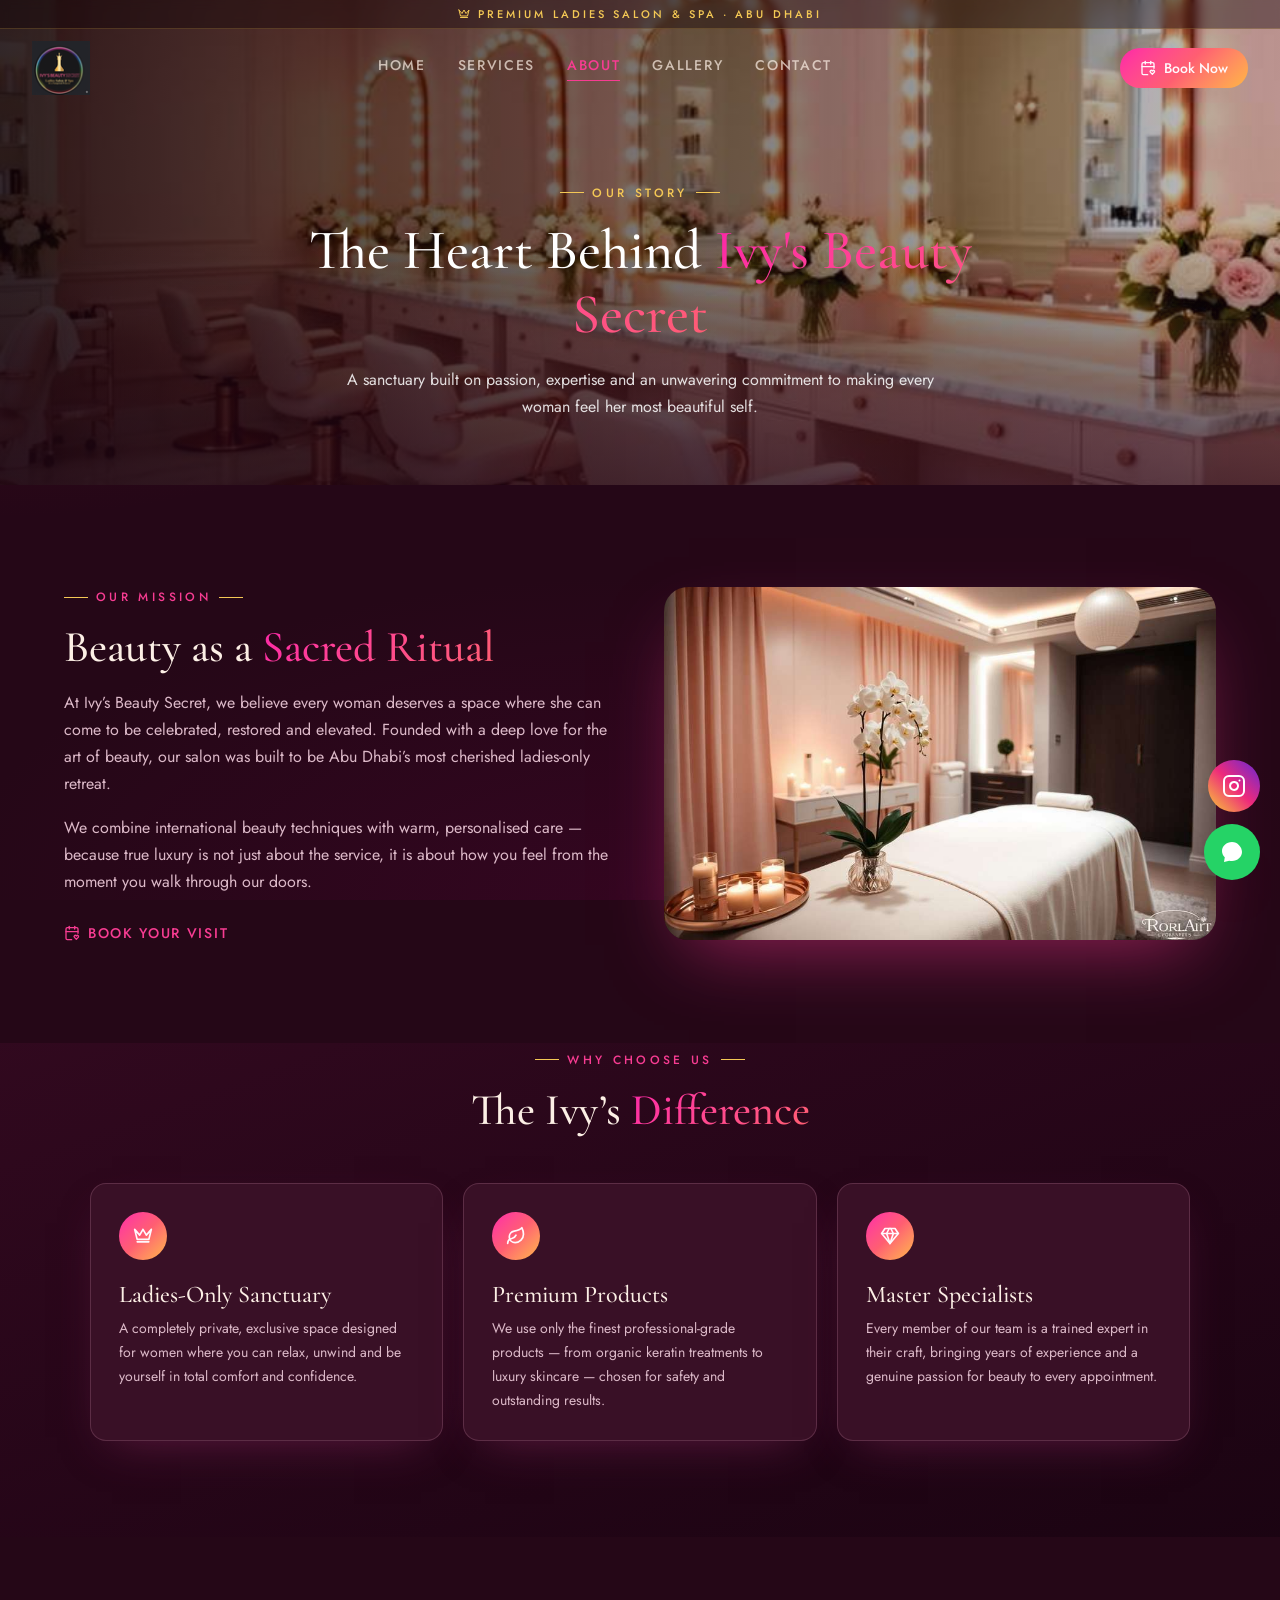
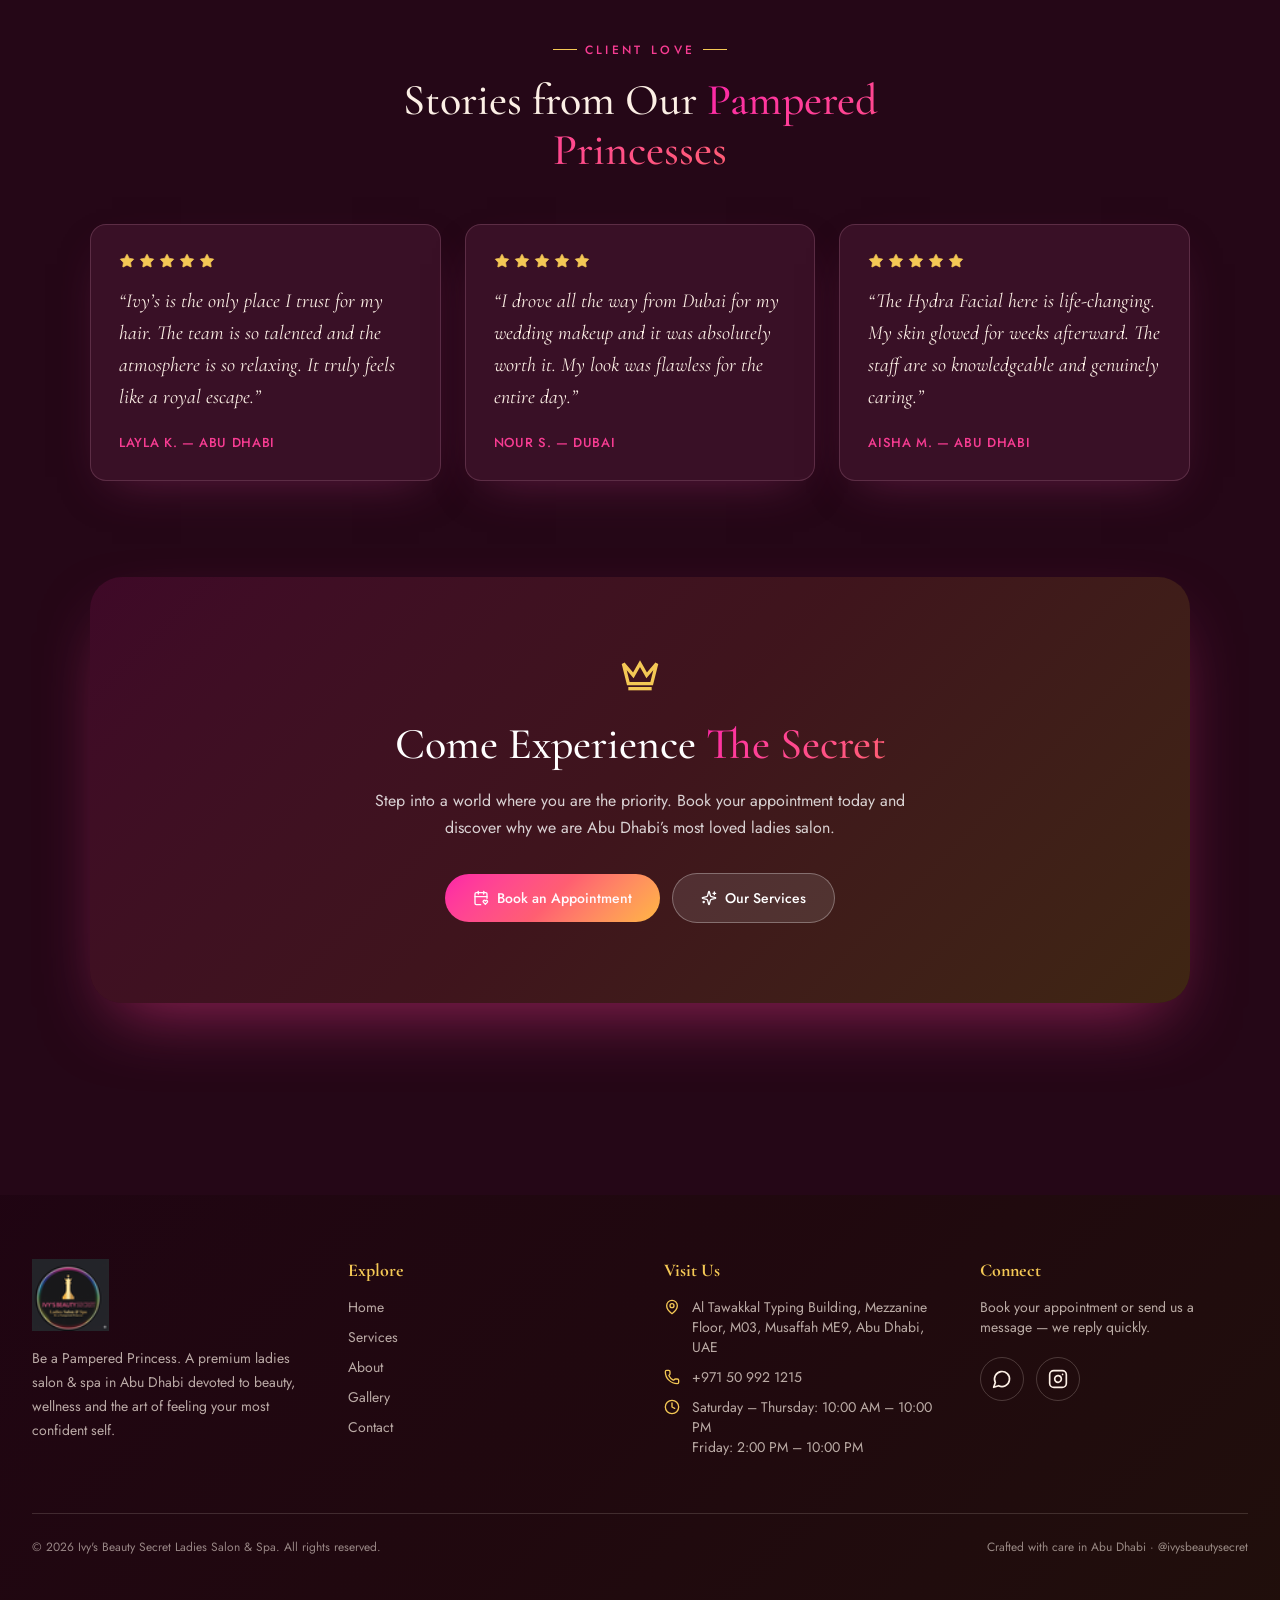
<file: about (3).html>
<!DOCTYPE html>
<html lang="en">
<head>
<meta charset="UTF-8">
<meta name="viewport" content="width=device-width, initial-scale=1.0">
<title>About Us | Ivy's Beauty Secret Ladies Salon Abu Dhabi</title>
<meta name="description" content="Discover the story behind Ivy's Beauty Secret.">
<link rel="icon" href="data:,">
<style>
@import url('https://fonts.googleapis.com/css2?family=Cormorant+Garamond:wght@400;500;600;700&family=Jost:wght@300;400;500;600&family=Great+Vibes&display=swap');

:root {
  --radius: 0.75rem;
  --background: oklch(0.19 0.055 350);
  --foreground: oklch(0.96 0.02 60);
  --card: oklch(0.25 0.07 351);
  --card-foreground: oklch(0.96 0.018 60);
  --primary: oklch(0.66 0.23 358);
  --primary-foreground: oklch(0.99 0.01 350);
  --secondary: oklch(0.34 0.1 355);
  --secondary-foreground: oklch(0.95 0.03 350);
  --muted-foreground: oklch(0.82 0.045 350);
  --accent: oklch(0.8 0.13 55);
  --border: oklch(0.74 0.09 350 / 0.22);
  --gold: oklch(0.85 0.14 88);
  --charcoal: oklch(0.12 0.035 350);
  --gradient-rose: linear-gradient(135deg, oklch(0.66 0.26 350), oklch(0.72 0.21 18), oklch(0.84 0.16 70));
  --gradient-soft: linear-gradient(160deg, oklch(0.22 0.07 351), oklch(0.16 0.05 345));
  --shadow-luxe: 0 30px 70px -25px oklch(0.66 0.23 358 / 0.55);
  --shadow-soft: 0 18px 45px -22px oklch(0.5 0.16 350 / 0.5);
  --font-display: "Cormorant Garamond", Georgia, serif;
  --font-body: "Jost", "Helvetica Neue", sans-serif;
  --font-script: "Great Vibes", cursive;
}

* { box-sizing: border-box; margin: 0; padding: 0; border-color: var(--border); }
html { scroll-behavior: smooth; }
img { max-width: 100%; display: block; }
a { text-decoration: none; color: inherit; }
ul { list-style: none; }

body {
  background-color: var(--background);
  background-image:
    radial-gradient(ellipse 80% 50% at 80% 0%, oklch(0.4 0.16 350 / 0.35), transparent 60%),
    radial-gradient(ellipse 70% 50% at 0% 30%, oklch(0.35 0.12 20 / 0.25), transparent 55%),
    radial-gradient(ellipse 90% 60% at 50% 100%, oklch(0.3 0.12 350 / 0.3), transparent 60%);
  background-attachment: fixed;
  color: var(--foreground);
  font-family: var(--font-body);
  -webkit-font-smoothing: antialiased;
  overflow-x: hidden;
}

h1, h2, h3, h4 { font-family: var(--font-display); }
.font-script { font-family: var(--font-script); }

.wrap { max-width: 1280px; margin: 0 auto; padding: 0 24px; }
@media (min-width: 640px) { .wrap { padding: 0 32px; } }

.text-gradient-rose {
  background: var(--gradient-rose);
  -webkit-background-clip: text;
  background-clip: text;
  -webkit-text-fill-color: transparent;
  background-size: 220% auto;
  animation: shimmer-sweep 6s linear infinite;
}
@keyframes shimmer-sweep { 0% { background-position: 0% center; } 100% { background-position: 220% center; } }

.bg-gradient-rose { background: var(--gradient-rose); }
.bg-gradient-soft { background: var(--gradient-soft); }
.shadow-luxe { box-shadow: var(--shadow-luxe); }
.shadow-soft { box-shadow: var(--shadow-soft); }
.tracking-luxe { letter-spacing: 0.28em; }

/* ============ Buttons ============ */
.btn {
  display: inline-flex; align-items: center; justify-content: center; gap: 8px;
  border-radius: 999px; padding: 14px 28px; font-size: 14px; font-weight: 500;
  transition: transform .3s ease, background .3s ease;
  white-space: nowrap;
}
.btn:hover { transform: scale(1.05); }
.btn-rose { background: var(--gradient-rose); color: var(--primary-foreground); box-shadow: var(--shadow-luxe); }
.btn-outline-gold {
  border: 1px solid oklch(0.85 0.14 88 / 0.4); background: oklch(0.12 0.035 350 / 0.3);
  color: var(--foreground); backdrop-filter: blur(8px);
}
.btn-outline-gold:hover { background: oklch(0.12 0.035 350 / 0.5); }
.btn-white { background: oklch(1 0 0 / 0.1); color: #fff; border: 1px solid oklch(1 0 0 / 0.3); }
.btn-white:hover { background: oklch(1 0 0 / 0.2); }
.btn svg { width: 16px; height: 16px; flex-shrink: 0; }

/* ============ Navbar ============ */
header.site-header {
  position: fixed; inset: 0 0 auto 0; z-index: 40; transition: all .5s ease;
  background: transparent;
}
header.site-header.scrolled { background: oklch(0.19 0.055 350 / 0.8); backdrop-filter: blur(20px); box-shadow: var(--shadow-soft); }

.announce {
  display: flex; align-items: center; justify-content: center; gap: 8px;
  border-bottom: 1px solid oklch(0.85 0.14 88 / 0.2); background: oklch(0.12 0.035 350 / 0.4);
  padding: 6px 16px; font-size: 11px; font-weight: 500; text-transform: uppercase;
  letter-spacing: 0.28em; color: var(--gold); backdrop-filter: blur(4px); text-align: center;
}
.announce svg { width: 12px; height: 12px; flex-shrink: 0; }

nav.navbar { display: flex; align-items: center; justify-content: space-between; padding: 12px 24px; max-width: 1280px; margin: 0 auto; }
@media (min-width: 640px) { nav.navbar { padding: 12px 32px; } }

.logo { display: flex; align-items: center; gap: 12px; }
.logo-mark {
  width: 44px; height: 44px; border-radius: 50%; flex-shrink: 0;
  background: var(--gradient-rose); display: flex; align-items: center; justify-content: center;
  box-shadow: var(--shadow-soft); ring: 1px solid oklch(0.85 0.14 88 / .4);
  border: 1px solid oklch(0.85 0.14 88 / 0.4);
}
.logo-mark svg { width: 22px; height: 22px; color: #fff; }
.logo-text { display: flex; flex-direction: column; line-height: 1.1; }
.logo-text .name { font-family: var(--font-display); font-size: 18px; font-weight: 600; letter-spacing: 0.02em; }
.logo-text .sub { font-size: 9.5px; text-transform: uppercase; letter-spacing: 0.28em; color: oklch(0.66 0.23 358 / 0.8); }

.nav-links { display: none; align-items: center; gap: 32px; }
@media (min-width: 1024px) { .nav-links { display: flex; } }
.nav-links a { font-size: 14px; font-weight: 500; text-transform: uppercase; letter-spacing: 0.12em; color: oklch(0.96 0.02 60 / 0.7); position: relative; transition: color .3s; padding-bottom: 6px; }
.nav-links a::after { content: ""; position: absolute; left: 0; bottom: 0; height: 1px; width: 0; background: var(--primary); transition: width .3s; }
.nav-links a:hover, .nav-links a.active { color: var(--primary); }
.nav-links a:hover::after, .nav-links a.active::after { width: 100%; }

.nav-actions { display: flex; align-items: center; gap: 8px; }
.book-now-desktop { display: none; }
@media (min-width: 640px) { .book-now-desktop { display: inline-flex; padding: 10px 20px; } }

.menu-btn { display: inline-flex; height: 40px; width: 40px; align-items: center; justify-content: center; border-radius: 50%; background: transparent; border: none; color: var(--foreground); cursor: pointer; }
.menu-btn:hover { background: var(--secondary); }
@media (min-width: 1024px) { .menu-btn { display: none; } }
.menu-btn svg { width: 22px; height: 22px; }

.mobile-panel {
  position: fixed; top: 0; right: 0; height: 100%; width: 82%; max-width: 360px;
  background: var(--background); border-left: 1px solid var(--border); z-index: 60;
  padding: 24px; transform: translateX(100%); transition: transform .4s ease;
  display: flex; flex-direction: column; overflow-y: auto;
}
.mobile-panel.open { transform: translateX(0); }
.mobile-overlay { position: fixed; inset: 0; background: oklch(0 0 0 / 0.5); z-index: 55; opacity: 0; pointer-events: none; transition: opacity .3s; }
.mobile-overlay.open { opacity: 1; pointer-events: auto; }
.mobile-panel .close-btn { align-self: flex-end; background: none; border: none; color: var(--foreground); cursor: pointer; padding: 8px; }
.mobile-panel .close-btn svg { width: 22px; height: 22px; }
.mobile-panel .mp-links { display: flex; flex-direction: column; gap: 4px; margin-top: 24px; }
.mobile-panel .mp-links a { border-radius: 8px; padding: 12px 16px; font-family: var(--font-display); font-size: 24px; color: oklch(0.96 0.02 60 / 0.8); transition: all .2s; }
.mobile-panel .mp-links a:hover, .mobile-panel .mp-links a.active { background: var(--secondary); color: var(--primary); }
.mobile-panel .btn { margin-top: 32px; width: 100%; padding: 14px; }

/* ============ Hero ============ */
.hero { position: relative; min-height: 100vh; display: flex; align-items: center; overflow: hidden; }
.hero-img { position: absolute; inset: 0 0 0 auto; height: 100%; width: 100%; object-fit: cover; object-position: 68% center; pointer-events: none; }
@media (min-width: 640px) { .hero-img { width: 64%; } }
@media (min-width: 1024px) { .hero-img { width: 55%; } }
.hero-overlay-1 { position: absolute; inset: 0; background: linear-gradient(to right, var(--background) 0%, oklch(0.19 0.055 350 / 0.9) 50%, oklch(0.19 0.055 350 / 0.2) 100%); }
@media (min-width: 640px) { .hero-overlay-1 { background: linear-gradient(to right, var(--background) 0%, oklch(0.19 0.055 350 / 0.7) 50%, transparent 100%); } }
.hero-overlay-2 { position: absolute; inset: 0; background: linear-gradient(to top, var(--background) 0%, oklch(0.19 0.055 350 / 0.3) 50%, oklch(0.19 0.055 350 / 0.6) 100%); }
.hero-overlay-3 { position: absolute; left: 0; right: 0; bottom: 0; height: 160px; background: linear-gradient(to top, var(--background), transparent); }
.hero-content { position: relative; max-width: 1280px; margin: 0 auto; padding: 112px 24px 56px; width: 100%; }
@media (min-width: 640px) { .hero-content { padding: 112px 32px 56px; } }
.hero-inner { max-width: 640px; }

.eyebrow-pill {
  display: inline-flex; align-items: center; gap: 8px; border-radius: 999px;
  border: 1px solid oklch(0.85 0.14 88 / 0.4); background: oklch(0.12 0.035 350 / 0.4);
  padding: 8px 16px; font-size: 11px; font-weight: 500; text-transform: uppercase;
  letter-spacing: 0.28em; color: var(--gold); box-shadow: var(--shadow-soft); backdrop-filter: blur(8px);
}
.eyebrow-pill svg { width: 14px; height: 14px; }

.hero h1 { margin-top: 24px; font-size: 44px; font-weight: 500; line-height: 1.05; }
@media (min-width: 640px) { .hero h1 { font-size: 64px; } }
.hero h1 .script-line { display: block; margin-top: 4px; font-family: var(--font-script); font-weight: 400; font-size: 52px; line-height: 1.1; }
@media (min-width: 640px) { .hero h1 .script-line { font-size: 76px; } }

.hero p.lead { margin-top: 24px; max-width: 420px; font-size: 16px; line-height: 1.7; color: var(--muted-foreground); }
@media (min-width: 640px) { .hero p.lead { font-size: 18px; } }

.hero-cta { margin-top: 36px; display: flex; flex-direction: column; gap: 12px; }
@media (min-width: 640px) { .hero-cta { flex-direction: row; } }

.trust-bar { margin-top: 40px; max-width: 540px; border-radius: 16px; border: 1px solid oklch(0.85 0.14 88 / 0.25); background: oklch(0.12 0.035 350 / 0.4); padding: 20px; box-shadow: var(--shadow-soft); backdrop-filter: blur(8px); }
.trust-bar-flex { display: flex; flex-direction: column; gap: 20px; }
@media (min-width: 640px) { .trust-bar-flex { flex-direction: row; align-items: center; gap: 24px; } }
.stars { display: flex; align-items: center; gap: 2px; }
.stars svg { width: 16px; height: 16px; fill: var(--gold); color: var(--gold); }
.trust-bar .rating-text { margin-top: 6px; font-size: 14px; font-weight: 500; }
.trust-bar .rating-sub { font-size: 12px; color: var(--muted-foreground); }
.trust-divider { display: none; height: 48px; width: 1px; background: oklch(0.85 0.14 88 / 0.25); }
@media (min-width: 640px) { .trust-divider { display: block; } }
.trust-features { display: grid; flex: 1; grid-template-columns: repeat(3, 1fr); gap: 12px; text-align: center; }
.trust-features .f { display: flex; flex-direction: column; align-items: center; gap: 6px; }
.trust-features svg { width: 20px; height: 20px; color: var(--gold); }
.trust-features span { font-size: 11px; font-weight: 500; line-height: 1.2; color: oklch(0.96 0.02 60 / 0.9); }

.hero p.script-tag { margin-top: 24px; text-align: center; font-family: var(--font-script); font-size: 26px; color: oklch(0.85 0.14 88 / 0.9); }
@media (min-width: 640px) { .hero p.script-tag { text-align: left; } }

/* float-up entrance */
.float-up { animation: float-up .9s cubic-bezier(.22,1,.36,1) both; }
@keyframes float-up { 0% { opacity: 0; transform: translateY(28px); } 100% { opacity: 1; transform: translateY(0); } }

/* ============ Reveal on scroll ============ */
.reveal { opacity: 0; transform: translateY(32px); transition: all .9s cubic-bezier(.22,1,.36,1); }
.reveal.visible { opacity: 1; transform: translateY(0); }

/* ============ Sections / headings ============ */
section { position: relative; }
.section-pad { padding: 96px 24px; }
@media (min-width: 640px) { .section-pad { padding: 96px 32px; } }

.section-heading { max-width: 640px; }
.section-heading.center { margin: 0 auto; text-align: center; }
.eyebrow {
  display: inline-flex; align-items: center; gap: 8px; font-size: 12px; font-weight: 500;
  text-transform: uppercase; letter-spacing: 0.28em; color: var(--primary);
}
.eyebrow .line { height: 1px; width: 24px; background: var(--gold); display: inline-block; }
.section-heading h2 { margin-top: 16px; font-size: 32px; font-weight: 500; line-height: 1.15; }
@media (min-width: 640px) { .section-heading h2 { font-size: 44px; } }
.section-heading p.subtitle { margin-top: 16px; font-size: 16px; line-height: 1.7; color: var(--muted-foreground); }

/* ============ Pillars / Cards ============ */
.pillars-section { position: relative; margin-top: -64px; z-index: 10; padding: 0 24px; }
@media (min-width: 640px) { .pillars-section { padding: 0 32px; } }
.grid-3 { max-width: 1100px; margin: 0 auto; display: grid; gap: 20px; }
@media (min-width: 768px) { .grid-3 { grid-template-columns: repeat(3, 1fr); } }
.card {
  height: 100%; border-radius: 16px; border: 1px solid var(--border); background: var(--card);
  padding: 28px; box-shadow: var(--shadow-soft); transition: transform .5s ease;
}
.card:hover { transform: translateY(-6px); }
.card-icon { display: flex; height: 48px; width: 48px; align-items: center; justify-content: center; border-radius: 50%; background: var(--gradient-rose); color: var(--primary-foreground); }
.card-icon svg { width: 20px; height: 20px; }
.card h3 { margin-top: 20px; font-size: 24px; font-weight: 500; }
.card p { margin-top: 8px; font-size: 14px; line-height: 1.7; color: var(--muted-foreground); }

/* ============ About/intro split ============ */
.split { max-width: 1280px; margin: 0 auto; display: grid; gap: 48px; align-items: center; }
@media (min-width: 1024px) { .split { grid-template-columns: 1fr 1fr; } }
.split img { border-radius: 24px; box-shadow: var(--shadow-luxe); width: 100%; }
.split-img-wrap { position: relative; }
.stat-badge {
  display: none; position: absolute; bottom: -24px; right: -16px; border-radius: 16px;
  border: 1px solid var(--border); background: oklch(0.25 0.07 351 / 0.95); padding: 20px;
  box-shadow: var(--shadow-luxe); backdrop-filter: blur(8px);
}
@media (min-width: 640px) { .stat-badge { display: block; } }
.stat-badge .num { font-family: var(--font-display); font-size: 30px; color: var(--primary); }
.stat-badge .label { font-size: 11px; text-transform: uppercase; letter-spacing: 0.05em; color: var(--muted-foreground); }
.split h2 { margin-top: 16px; font-size: 32px; font-weight: 500; line-height: 1.15; }
@media (min-width: 640px) { .split h2 { font-size: 44px; } }
.split p { margin-top: 18px; font-size: 16px; line-height: 1.7; color: var(--muted-foreground); }
.text-link { margin-top: 28px; display: inline-flex; align-items: center; gap: 8px; font-size: 14px; font-weight: 500; text-transform: uppercase; letter-spacing: 0.12em; color: var(--primary); transition: color .3s; }
.text-link:hover { color: var(--foreground); }
.text-link svg { width: 16px; height: 16px; }

/* ============ Services preview grid ============ */
.grid-4 { max-width: 1100px; margin: 56px auto 0; display: grid; gap: 24px; }
@media (min-width: 640px) { .grid-4 { grid-template-columns: repeat(2, 1fr); } }
@media (min-width: 1024px) { .grid-4 { grid-template-columns: repeat(4, 1fr); } }
.service-card { display: block; overflow: hidden; border-radius: 16px; border: 1px solid var(--border); background: var(--card); box-shadow: var(--shadow-soft); transition: all .5s ease; }
.service-card:hover { transform: translateY(-6px); box-shadow: var(--shadow-luxe); }
.service-card .img-wrap { position: relative; aspect-ratio: 4/5; overflow: hidden; }
.service-card .img-wrap img { height: 100%; width: 100%; object-fit: cover; transition: transform .7s ease; }
.service-card:hover .img-wrap img { transform: scale(1.1); }
.service-card .img-overlay { position: absolute; inset: 0; background: linear-gradient(to top, oklch(0.12 0.035 350 / 0.7), transparent); }
.service-card .img-wrap h3 { position: absolute; bottom: 16px; left: 20px; color: #fff; font-size: 22px; font-weight: 500; }
.service-card p { padding: 16px 20px; font-size: 14px; line-height: 1.7; color: var(--muted-foreground); }
.center-cta { margin-top: 48px; text-align: center; }

/* ============ Category list ============ */
.grid-list3 { max-width: 950px; margin: 48px auto 0; display: grid; gap: 16px; }
@media (min-width: 640px) { .grid-list3 { grid-template-columns: repeat(2, 1fr); } }
@media (min-width: 1024px) { .grid-list3 { grid-template-columns: repeat(3, 1fr); } }
.list-card { display: flex; height: 100%; align-items: flex-start; gap: 16px; border-radius: 16px; border: 1px solid var(--border); background: var(--card); padding: 20px; transition: border-color .3s; }
.list-card:hover { border-color: oklch(0.66 0.23 358 / 0.4); }
.list-card .icon { display: flex; height: 44px; width: 44px; flex-shrink: 0; align-items: center; justify-content: center; border-radius: 50%; background: var(--secondary); color: var(--primary); }
.list-card .icon svg { width: 20px; height: 20px; }
.list-card h3 { font-size: 20px; font-weight: 500; }
.list-card p { margin-top: 4px; font-size: 14px; line-height: 1.7; color: var(--muted-foreground); }

/* ============ Testimonials ============ */
.grid-testi { max-width: 1100px; margin: 56px auto 0; display: grid; gap: 24px; }
@media (min-width: 768px) { .grid-testi { grid-template-columns: repeat(3, 1fr); } }
.testi-card { display: flex; height: 100%; flex-direction: column; border-radius: 16px; border: 1px solid var(--border); background: var(--card); padding: 28px; box-shadow: var(--shadow-soft); }
.testi-card .stars { gap: 4px; }
.testi-card blockquote { margin-top: 16px; flex: 1; font-family: var(--font-display); font-size: 20px; font-style: italic; line-height: 1.6; }
.testi-card figcaption { margin-top: 20px; font-size: 13px; font-weight: 500; text-transform: uppercase; letter-spacing: 0.05em; color: var(--primary); }

/* ============ CTA banner ============ */
.cta-banner { position: relative; max-width: 1100px; margin: 0 auto; overflow: hidden; border-radius: 32px; background: var(--charcoal); padding: 64px 32px; text-align: center; box-shadow: var(--shadow-luxe); }
@media (min-width: 640px) { .cta-banner { padding: 80px 64px; } }
.cta-banner::before { content: ""; position: absolute; inset: 0; opacity: 0.2; background: var(--gradient-rose); }
.cta-banner-content { position: relative; }
.cta-banner svg.crown { width: 40px; height: 40px; color: var(--gold); margin: 0 auto; display: block; }
.cta-banner h2 { margin-top: 20px; font-size: 32px; font-weight: 500; color: #fff; }
@media (min-width: 640px) { .cta-banner h2 { font-size: 44px; } }
.cta-banner p { margin: 16px auto 0; max-width: 540px; font-size: 16px; line-height: 1.7; color: oklch(1 0 0 / 0.8); }
.cta-banner .cta-actions { margin-top: 32px; display: flex; flex-direction: column; align-items: center; justify-content: center; gap: 12px; }
@media (min-width: 640px) { .cta-banner .cta-actions { flex-direction: row; } }

/* ============ Footer ============ */
footer.site-footer { position: relative; margin-top: 96px; overflow: hidden; background: var(--charcoal); color: var(--foreground); }
footer.site-footer::before { content: ""; position: absolute; inset: 0; opacity: 0.07; background: var(--gradient-rose); }
.footer-inner { position: relative; max-width: 1280px; margin: 0 auto; padding: 64px 24px; }
@media (min-width: 640px) { .footer-inner { padding: 64px 32px; } }
.footer-grid { display: grid; gap: 48px; }
@media (min-width: 768px) { .footer-grid { grid-template-columns: repeat(2, 1fr); } }
@media (min-width: 1024px) { .footer-grid { grid-template-columns: repeat(4, 1fr); } }
.footer-grid p.tagline { margin-top: 20px; max-width: 280px; font-size: 14px; line-height: 1.7; color: oklch(0.96 0.02 60 / 0.7); }
.footer-grid h4 { font-size: 18px; color: var(--gold); }
.footer-grid ul { margin-top: 16px; display: flex; flex-direction: column; gap: 10px; font-size: 14px; }
.footer-grid ul a { color: oklch(0.96 0.02 60 / 0.7); transition: color .3s; }
.footer-grid ul a:hover { color: var(--gold); }
.footer-contact { margin-top: 16px; display: flex; flex-direction: column; gap: 12px; font-size: 14px; color: oklch(0.96 0.02 60 / 0.7); }
.footer-contact li { display: flex; gap: 12px; }
.footer-contact svg { margin-top: 2px; width: 16px; height: 16px; flex-shrink: 0; color: var(--gold); }
.footer-contact a:hover { color: var(--gold); }
.footer-connect p { margin-top: 16px; font-size: 14px; color: oklch(0.96 0.02 60 / 0.7); }
.footer-socials { margin-top: 20px; display: flex; gap: 12px; }
.footer-socials a { display: flex; height: 44px; width: 44px; align-items: center; justify-content: center; border-radius: 50%; border: 1px solid oklch(0.96 0.02 60 / 0.2); transition: all .3s; }
.footer-socials a:hover { background: var(--gold); color: var(--charcoal); }
.footer-socials svg { width: 20px; height: 20px; }
.footer-bottom { margin-top: 56px; display: flex; flex-direction: column; align-items: center; justify-content: space-between; gap: 12px; border-top: 1px solid oklch(0.96 0.02 60 / 0.15); padding-top: 24px; font-size: 12px; color: oklch(0.96 0.02 60 / 0.55); text-align: center; }
@media (min-width: 640px) { .footer-bottom { flex-direction: row; text-align: left; } }

/* ============ Floating actions ============ */
.floating-actions { position: fixed; bottom: 20px; right: 20px; z-index: 50; display: flex; flex-direction: column; align-items: flex-end; gap: 12px; }
.fab { display: flex; align-items: center; justify-content: center; border-radius: 50%; color: #fff; box-shadow: var(--shadow-luxe); transition: transform .3s ease; }
.fab:hover { transform: scale(1.1); }
.fab svg { width: 24px; height: 24px; }
.fab-ig { width: 52px; height: 52px; background: linear-gradient(45deg, #f9ce34, #ee2a7b, #6228d7); animation: instagram-pulse 2s ease-out infinite; }
.fab-wa { width: 56px; height: 56px; background-color: #25D366; animation: whatsapp-pulse 2s ease-out infinite; }
@keyframes whatsapp-pulse { 0% { box-shadow: 0 0 14px 2px oklch(0.75 0.18 150 / 0.75), 0 0 0 0 oklch(0.75 0.18 150 / 0.6); } 70% { box-shadow: 0 0 22px 6px oklch(0.75 0.18 150 / 0.55), 0 0 0 18px oklch(0.75 0.18 150 / 0); } 100% { box-shadow: 0 0 14px 2px oklch(0.75 0.18 150 / 0.75), 0 0 0 0 oklch(0.75 0.18 150 / 0); } }
@keyframes instagram-pulse { 0% { box-shadow: 0 0 14px 2px oklch(0.62 0.25 0 / 0.7), 0 0 0 0 oklch(0.62 0.25 0 / 0.55); } 70% { box-shadow: 0 0 24px 6px oklch(0.62 0.25 0 / 0.5), 0 0 0 16px oklch(0.62 0.25 0 / 0); } 100% { box-shadow: 0 0 14px 2px oklch(0.62 0.25 0 / 0.7), 0 0 0 0 oklch(0.62 0.25 0 / 0); } }

/* ============ Ambient petals/glitter ============ */
.sparkle-field { position: fixed; inset: 0; z-index: 35; pointer-events: none; overflow: hidden; }
.sparkle-field .petal, .sparkle-field .glitter { position: absolute; top: -8%; will-change: transform, opacity; }
.sparkle-field .petal {
  border-radius: 76% 24% 70% 30% / 30% 70% 30% 70%;
  background: radial-gradient(circle at 30% 25%, oklch(0.95 0.07 350 / 0.95), transparent 60%), linear-gradient(135deg, oklch(0.82 0.16 355), oklch(0.66 0.22 0));
  filter: blur(0.2px) drop-shadow(0 2px 6px oklch(0.5 0.18 350 / 0.5));
  animation-name: petal-fall; animation-timing-function: cubic-bezier(.45,0,.55,1); animation-iteration-count: infinite;
}
.sparkle-field .glitter {
  background: linear-gradient(135deg, oklch(0.99 0.04 95), oklch(0.86 0.15 88));
  clip-path: polygon(50% 0%, 60% 40%, 100% 50%, 60% 60%, 50% 100%, 40% 60%, 0% 50%, 40% 40%);
  filter: drop-shadow(0 0 6px oklch(0.9 0.14 90 / 0.9));
  animation-name: glitter-twinkle; animation-timing-function: ease-in-out; animation-iteration-count: infinite;
}
@keyframes petal-fall { 0% { transform: translate3d(0,-12vh,0) rotate(0deg); opacity: 0; } 8% { opacity: var(--o,.85); } 50% { transform: translate3d(var(--sway,36px),52vh,0) rotate(calc(var(--spin,360deg) * .5)); } 92% { opacity: var(--o,.85); } 100% { transform: translate3d(calc(var(--sway,36px) * -1),114vh,0) rotate(var(--spin,360deg)); opacity: 0; } }
@keyframes glitter-twinkle { 0%, 100% { transform: translate3d(0,0,0) scale(.2) rotate(0deg); opacity: 0; } 40% { opacity: 1; } 50% { transform: translate3d(var(--gx,0),var(--gy,12px),0) scale(1) rotate(35deg); opacity: 1; } 60% { opacity: .85; } }
@media (prefers-reduced-motion: reduce) { .sparkle-field { display: none; } .reveal { opacity: 1; transform: none; } .float-up { animation: none; opacity: 1; } }

/* ============ Page header ============ */
.page-header { position: relative; overflow: hidden; padding: 144px 24px 64px; }
@media (min-width: 640px) { .page-header { padding: 176px 32px 64px; } }
.page-header.no-img { background: var(--gradient-soft); }
.page-header.no-img::before { content: ""; position: absolute; right: -96px; top: -96px; height: 288px; width: 288px; border-radius: 50%; background: var(--gradient-rose); opacity: 0.1; filter: blur(60px); }
.page-header.no-img::after { content: ""; position: absolute; left: -96px; bottom: 0; height: 288px; width: 288px; border-radius: 50%; background: var(--gradient-rose); opacity: 0.1; filter: blur(60px); }
.page-header .ph-img { position: absolute; inset: 0; height: 100%; width: 100%; object-fit: cover; }
.page-header .ph-overlay-1 { position: absolute; inset: 0; background: linear-gradient(to right, oklch(0.12 0.035 350 / 0.85), oklch(0.12 0.035 350 / 0.55), oklch(0.12 0.035 350 / 0.25)); }
.page-header .ph-overlay-2 { position: absolute; inset: 0; background: linear-gradient(to top, oklch(0.19 0.055 350 / 0.6), transparent, transparent); }
.page-header-inner { position: relative; max-width: 720px; margin: 0 auto; text-align: center; }
.page-header h1 { margin-top: 16px; font-size: 40px; font-weight: 500; line-height: 1.15; color: var(--foreground); }
.page-header.has-img h1 { color: #fff; }
@media (min-width: 640px) { .page-header h1 { font-size: 56px; } }
.page-header .ph-eyebrow { color: var(--primary); }
.page-header.has-img .ph-eyebrow { color: var(--gold); }
.page-header p.ph-sub { margin: 20px auto 0; max-width: 600px; font-size: 16px; line-height: 1.7; color: var(--muted-foreground); }
.page-header.has-img p.ph-sub { color: oklch(1 0 0 / 0.85); }
.page-header .ph-children { margin-top: 32px; }

/* ============ Services page list ============ */
.service-block { max-width: 950px; margin: 0 auto; }
.service-block + .service-block { margin-top: 64px; }
.service-block-head { display: flex; flex-direction: column; gap: 4px; border-bottom: 1px solid var(--border); padding-bottom: 20px; }
.service-block-head .num { display: inline-flex; align-items: center; gap: 8px; font-size: 12px; font-weight: 500; text-transform: uppercase; letter-spacing: 0.28em; color: var(--primary); }
.service-block-head .num svg { width: 14px; height: 14px; color: var(--gold); }
.service-block-head h2 { font-size: 28px; }
@media (min-width: 640px) { .service-block-head h2 { font-size: 34px; } }
.service-block-head p { margin-top: 4px; max-width: 600px; font-size: 14px; line-height: 1.7; color: var(--muted-foreground); }
.svc-list { margin-top: 24px; display: grid; gap: 12px; }
@media (min-width: 640px) { .svc-list { grid-template-columns: repeat(2, 1fr); } }
@media (min-width: 1024px) { .svc-list { grid-template-columns: repeat(3, 1fr); } }
.svc-list li { display: flex; align-items: center; gap: 12px; border-radius: 12px; border: 1px solid var(--border); background: var(--card); padding: 12px 16px; font-size: 14px; transition: border-color .3s; }
.svc-list li:hover { border-color: oklch(0.66 0.23 358 / 0.4); }
.svc-list li .check { display: flex; height: 24px; width: 24px; flex-shrink: 0; align-items: center; justify-content: center; border-radius: 50%; background: var(--secondary); color: var(--primary); }
.svc-list li .check svg { width: 14px; height: 14px; }

.info-banner { margin: 80px auto 0; max-width: 680px; border-radius: 24px; border: 1px solid var(--border); background: var(--gradient-soft); padding: 40px; text-align: center; box-shadow: var(--shadow-soft); }
.info-banner h3 { font-size: 28px; }
.info-banner p { margin: 12px auto 0; max-width: 480px; font-size: 14px; line-height: 1.7; color: var(--muted-foreground); }
.info-banner .btn { margin-top: 28px; }

/* ============ Gallery ============ */
.gallery-grid { max-width: 1100px; margin: 0 auto; display: grid; grid-template-columns: repeat(2, 1fr); grid-auto-rows: 230px; gap: 16px; }
@media (min-width: 1024px) { .gallery-grid { grid-template-columns: repeat(3, 1fr); } }
.gallery-item { position: relative; height: 100%; width: 100%; overflow: hidden; border-radius: 16px; box-shadow: var(--shadow-soft); }
.gallery-item.tall { grid-row: span 2; }
.gallery-item img { height: 100%; width: 100%; object-fit: cover; transition: transform .7s ease; }
.gallery-item:hover img { transform: scale(1.1); }
.gallery-item .g-overlay { position: absolute; inset: 0; background: linear-gradient(to top, oklch(0.12 0.035 350 / 0.7), transparent 60%); opacity: 0.7; transition: opacity .5s; }
.gallery-item:hover .g-overlay { opacity: 0.9; }
.gallery-item span { position: absolute; bottom: 16px; left: 16px; font-family: var(--font-display); font-size: 20px; color: #fff; }

/* ============ Contact ============ */
.contact-cards { max-width: 920px; margin: 0 auto; display: grid; gap: 20px; }
@media (min-width: 640px) { .contact-cards { grid-template-columns: repeat(3, 1fr); } }
.contact-card { display: flex; height: 100%; flex-direction: column; align-items: center; border-radius: 16px; border: 1px solid var(--border); background: var(--card); padding: 28px; text-align: center; box-shadow: var(--shadow-soft); transition: all .5s ease; }
.contact-card:hover { transform: translateY(-6px); box-shadow: var(--shadow-luxe); }
.contact-card .icon { display: flex; height: 56px; width: 56px; align-items: center; justify-content: center; border-radius: 50%; background: var(--gradient-rose); color: var(--primary-foreground); }
.contact-card .icon svg { width: 24px; height: 24px; }
.contact-card h3 { margin-top: 20px; font-size: 24px; }
.contact-card p { margin-top: 4px; font-size: 14px; color: var(--muted-foreground); }
.contact-card .cta { margin-top: 16px; font-size: 13px; font-weight: 500; text-transform: uppercase; letter-spacing: 0.12em; color: var(--primary); }

.contact-split { max-width: 1100px; margin: 64px auto 0; display: grid; gap: 32px; }
@media (min-width: 1024px) { .contact-split { grid-template-columns: 1fr 1fr; } }
.visit-card { border-radius: 24px; border: 1px solid var(--border); background: var(--card); padding: 32px; box-shadow: var(--shadow-soft); }
.visit-card h3 { font-size: 28px; }
.visit-list { margin-top: 24px; display: flex; flex-direction: column; gap: 20px; font-size: 14px; }
.visit-list li { display: flex; gap: 16px; }
.visit-list .icon { display: flex; height: 40px; width: 40px; flex-shrink: 0; align-items: center; justify-content: center; border-radius: 50%; background: var(--secondary); color: var(--primary); }
.visit-list .icon svg { width: 18px; height: 18px; }
.visit-list .label { font-weight: 500; }
.visit-list .val { margin-top: 2px; line-height: 1.7; color: var(--muted-foreground); }
.visit-list a.val:hover { color: var(--primary); }
.visit-footer-note { margin-top: 32px; border-radius: 16px; background: var(--gradient-soft); padding: 24px; text-align: center; }
.visit-footer-note svg.crown { width: 28px; height: 28px; color: var(--gold); margin: 0 auto; display: block; }
.visit-footer-note p.tag { margin-top: 8px; font-family: var(--font-display); font-size: 20px; }
.visit-footer-note p.sub { margin-top: 4px; font-size: 14px; color: var(--muted-foreground); }
.map-wrap { height: 100%; min-height: 420px; overflow: hidden; border-radius: 24px; border: 1px solid var(--border); box-shadow: var(--shadow-soft); }
.map-wrap iframe { height: 100%; min-height: 420px; width: 100%; border: 0; }


/* ===== Logo image — show full circular logo, no crop ===== */
.logo-link { display:flex; align-items:center; text-decoration:none; }
.logo-img {
  height: 54px;
  width: auto;
  object-fit: contain;
  flex-shrink: 0;
  display: block;
  border-radius: 0;
  border: none;
  box-shadow: none;
  background: transparent;
}
.footer-logo-img { height: 72px; }

/* ===== Booking form ===== */
.booking-form-wrap { position:relative; max-width:820px; margin:48px auto 0; border-radius:24px; border:1px solid var(--border); background:var(--card); padding:40px 32px; box-shadow:var(--shadow-luxe); }
@media (max-width:640px) { .booking-form-wrap { padding:28px 20px; } }
.form-grid { display:grid; grid-template-columns:1fr; gap:20px; }
@media (min-width:640px) { .form-grid { grid-template-columns:1fr 1fr; } }
.form-group { display:flex; flex-direction:column; gap:8px; }
.form-group-full { grid-column:1 / -1; }
.form-group label { font-size:13px; font-weight:500; text-transform:uppercase; letter-spacing:.1em; color:var(--muted-foreground); }
.req { color:var(--primary); }
.form-group input, .form-group select, .form-group textarea {
  background:oklch(0.19 0.055 350 / 0.7); border:1px solid var(--border);
  border-radius:12px; color:var(--foreground); font-family:var(--font-body);
  font-size:15px; padding:13px 16px; transition:border-color .3s, box-shadow .3s;
  outline:none; width:100%;
}
.form-group input::placeholder, .form-group textarea::placeholder { color:oklch(0.96 0.02 60 / 0.3); }
.form-group input:focus, .form-group select:focus, .form-group textarea:focus { border-color:var(--primary); box-shadow:0 0 0 3px oklch(0.66 0.23 358 / 0.18); }
.form-group select { appearance:none; background-image:url("data:image/svg+xml,%3Csvg xmlns='http://www.w3.org/2000/svg' width='16' height='16' viewBox='0 0 24 24' fill='none' stroke='%23a855f7' stroke-width='2'%3E%3Cpath d='m6 9 6 6 6-6'/%3E%3C/svg%3E"); background-repeat:no-repeat; background-position:right 14px center; padding-right:40px; cursor:pointer; }
.form-group select option { background:oklch(0.19 0.055 350); }
.form-group input[type="date"] { color-scheme:dark; }
.form-group textarea { resize:vertical; min-height:88px; }

/* ===== Success popup ===== */
.booking-success { position:fixed; inset:0; z-index:200; display:flex; align-items:center; justify-content:center; padding:24px; background:oklch(0 0 0 / 0.65); backdrop-filter:blur(8px); opacity:0; pointer-events:none; transition:opacity .4s ease; }
.booking-success.open { opacity:1; pointer-events:auto; }
.booking-success-card { position:relative; max-width:480px; width:100%; border-radius:28px; border:1px solid oklch(0.85 0.14 88 / 0.35); background:var(--card); padding:44px 36px; text-align:center; box-shadow:var(--shadow-luxe); animation:pop-in .5s cubic-bezier(.34,1.56,.64,1) both; }
@media (max-width:480px) { .booking-success-card { padding:36px 24px; } }
@keyframes pop-in { 0% { transform:scale(.75); opacity:0; } 100% { transform:scale(1); opacity:1; } }
.bs-icon { display:flex; height:68px; width:68px; align-items:center; justify-content:center; border-radius:50%; background:var(--gradient-rose); color:#fff; margin:0 auto 20px; box-shadow:var(--shadow-luxe); }
.bs-icon svg { width:30px; height:30px; }
.booking-success-card h3 { font-size:30px; font-weight:500; }
.bs-script { margin-top:4px; font-size:26px; color:var(--gold); }
.booking-success-card p { margin-top:14px; font-size:15px; line-height:1.7; color:var(--muted-foreground); }
.bs-note { font-size:12px !important; margin-top:8px !important; color:oklch(0.85 0.14 88 / 0.8) !important; text-transform:uppercase; letter-spacing:.08em; }
.bs-actions { margin-top:28px; display:flex; flex-direction:column; gap:12px; }
@media (min-width:420px) { .bs-actions { flex-direction:row; justify-content:center; } }

/* ===== Contact card cta — no arrow ===== */
.contact-card .cta { margin-top:16px; font-size:13px; font-weight:500; text-transform:uppercase; letter-spacing:.12em; color:var(--primary); display:inline-block; }
.contact-card .cta svg { display:none; }

</style>
</head>
<body>
<div class="sparkle-field" aria-hidden="true"></div>
<header class="site-header">
    <div class="announce"><svg viewBox="0 0 24 24" fill="none" stroke="currentColor" stroke-width="2" stroke-linecap="round" stroke-linejoin="round"><path d="m2 4 3 12h14l3-12-6 7-4-7-4 7-6-7Z"/><path d="M5 19h14"/></svg><span>Premium Ladies Salon &amp; Spa &middot; Abu Dhabi</span></div>
    <nav class="navbar">
      <a href="index.html" class="logo-link">
      <img src="[data-uri]" alt="Ivy's Beauty Secret" class="logo-img">
    </a>
      <div class="nav-links">
          <a href="index.html">Home</a>
          <a href="services.html">Services</a>
          <a href="about.html" class="active">About</a>
          <a href="gallery.html">Gallery</a>
          <a href="contact.html">Contact</a>
      </div>
      <div class="nav-actions">
        <a href="contact.html#booking" class="btn btn-rose book-now-desktop"><svg viewBox="0 0 24 24" fill="none" stroke="currentColor" stroke-width="2" stroke-linecap="round" stroke-linejoin="round"><path d="M21 12.5V6a2 2 0 0 0-2-2H5a2 2 0 0 0-2 2v14a2 2 0 0 0 2 2h6.5"/><path d="M16 2v4"/><path d="M8 2v4"/><path d="M3 10h18"/><path d="M21.29 18.6c.7-.7.7-1.8 0-2.5-.7-.7-1.8-.7-2.5 0l-.3.3-.3-.3c-.7-.7-1.8-.7-2.5 0-.7.7-.7 1.8 0 2.5l2.8 2.8 2.8-2.8Z"/></svg>Book Now</a>
        <button class="menu-btn" aria-label="Open menu"><svg viewBox="0 0 24 24" fill="none" stroke="currentColor" stroke-width="2" stroke-linecap="round" stroke-linejoin="round"><path d="M4 12h16"/><path d="M4 6h16"/><path d="M4 18h16"/></svg></button>
      </div>
    </nav>
  </header>
  <div class="mobile-overlay"></div>
  <div class="mobile-panel">
    <button class="close-btn" aria-label="Close menu"><svg viewBox="0 0 24 24" fill="none" stroke="currentColor" stroke-width="2" stroke-linecap="round" stroke-linejoin="round"><path d="M18 6 6 18"/><path d="m6 6 12 12"/></svg></button>
    <a href="index.html" class="logo-link">
      <img src="[data-uri]" alt="Ivy's Beauty Secret" class="logo-img">
    </a>
    <div class="mp-links">
            <a href="index.html">Home</a>
            <a href="services.html">Services</a>
            <a href="about.html" class="active">About</a>
            <a href="gallery.html">Gallery</a>
            <a href="contact.html">Contact</a>
    </div>
    <a href="contact.html#booking" class="btn btn-rose"><svg viewBox="0 0 24 24" fill="none" stroke="currentColor" stroke-width="2" stroke-linecap="round" stroke-linejoin="round"><path d="M21 12.5V6a2 2 0 0 0-2-2H5a2 2 0 0 0-2 2v14a2 2 0 0 0 2 2h6.5"/><path d="M16 2v4"/><path d="M8 2v4"/><path d="M3 10h18"/><path d="M21.29 18.6c.7-.7.7-1.8 0-2.5-.7-.7-1.8-.7-2.5 0l-.3.3-.3-.3c-.7-.7-1.8-.7-2.5 0-.7.7-.7 1.8 0 2.5l2.8 2.8 2.8-2.8Z"/></svg>Book an Appointment</a>
  </div>
<main>
<section class="page-header has-img">
    <img src="[data-uri]" alt="" aria-hidden="true" class="ph-img">
    <div class="ph-overlay-1"></div>
    <div class="ph-overlay-2"></div>
    <div class="page-header-inner">
      <span class="ph-eyebrow eyebrow"><span class="line"></span>Our Story<span class="line"></span></span>
      <h1>The Heart Behind <span class='text-gradient-rose'>Ivy's Beauty Secret</span></h1>
      <p class="ph-sub">A sanctuary built on passion, expertise and an unwavering commitment to making every woman feel her most beautiful self.</p>
      
    </div>
  </section>
<section class="section-pad"><div class="wrap"><div class="split">
  <div class="reveal">
    <div class="section-heading">
      <span class="eyebrow"><span class="line"></span>Our Mission<span class="line"></span></span>
      <h2>Beauty as a <span class="text-gradient-rose">Sacred Ritual</span></h2>
      <p class="subtitle">At Ivy&rsquo;s Beauty Secret, we believe every woman deserves a space where she can come to be celebrated, restored and elevated. Founded with a deep love for the art of beauty, our salon was built to be Abu Dhabi&rsquo;s most cherished ladies-only retreat.</p>
      <p class="subtitle">We combine international beauty techniques with warm, personalised care &mdash; because true luxury is not just about the service, it is about how you feel from the moment you walk through our doors.</p>
    </div>
    <a href="contact.html#booking" class="text-link"><svg viewBox="0 0 24 24" fill="none" stroke="currentColor" stroke-width="2" stroke-linecap="round" stroke-linejoin="round"><path d="M21 12.5V6a2 2 0 0 0-2-2H5a2 2 0 0 0-2 2v14a2 2 0 0 0 2 2h6.5"/><path d="M16 2v4"/><path d="M8 2v4"/><path d="M3 10h18"/><path d="M21.29 18.6c.7-.7.7-1.8 0-2.5-.7-.7-1.8-.7-2.5 0l-.3.3-.3-.3c-.7-.7-1.8-.7-2.5 0-.7.7-.7 1.8 0 2.5l2.8 2.8 2.8-2.8Z"/></svg> Book Your Visit</a>
  </div>
  <div class="split-img-wrap reveal" style="transition-delay:.2s">
    <img src="[data-uri]" alt="Luxury facial at Ivy&rsquo;s Beauty Secret">
  </div>
</div></div></section>

<section class="section-pad" style="background:var(--gradient-soft);padding-top:0"><div class="wrap">
  <div class="section-heading center reveal">
    <span class="eyebrow"><span class="line"></span>Why Choose Us<span class="line"></span></span>
    <h2>The Ivy&rsquo;s <span class="text-gradient-rose">Difference</span></h2>
  </div>
  <div class="grid-3" style="margin-top:48px">
    <div class="card reveal"><div class="card-icon"><svg viewBox="0 0 24 24" fill="none" stroke="currentColor" stroke-width="2" stroke-linecap="round" stroke-linejoin="round"><path d="m2 4 3 12h14l3-12-6 7-4-7-4 7-6-7Z"/><path d="M5 19h14"/></svg></div><h3>Ladies-Only Sanctuary</h3><p>A completely private, exclusive space designed for women where you can relax, unwind and be yourself in total comfort and confidence.</p></div>
    <div class="card reveal" style="transition-delay:.15s"><div class="card-icon"><svg viewBox="0 0 24 24" fill="none" stroke="currentColor" stroke-width="2" stroke-linecap="round" stroke-linejoin="round"><path d="M11 20A7 7 0 0 1 9.8 6.1C15.5 5 17 4.48 19 2c1 2 2 4.18 2 8 0 5.5-4.78 10-10 10Z"/><path d="M2 21c0-3 1.85-5.36 5.08-6C9.5 14.52 11 13.43 12 11"/></svg></div><h3>Premium Products</h3><p>We use only the finest professional-grade products &mdash; from organic keratin treatments to luxury skincare &mdash; chosen for safety and outstanding results.</p></div>
    <div class="card reveal" style="transition-delay:.3s"><div class="card-icon"><svg viewBox="0 0 24 24" fill="none" stroke="currentColor" stroke-width="2" stroke-linecap="round" stroke-linejoin="round"><path d="M6 3h12l4 6-10 12L2 9Z"/><path d="M11 3 8 9l4 12 4-12-3-6"/><path d="M2 9h20"/></svg></div><h3>Master Specialists</h3><p>Every member of our team is a trained expert in their craft, bringing years of experience and a genuine passion for beauty to every appointment.</p></div>
  </div>
</div></section>

<section class="section-pad"><div class="wrap">
  <div class="section-heading center reveal">
    <span class="eyebrow"><span class="line"></span>Client Love<span class="line"></span></span>
    <h2>Stories from Our <span class="text-gradient-rose">Pampered Princesses</span></h2>
  </div>
  <div class="grid-testi" style="margin-top:48px">
    <figure class="testi-card reveal"><div class="stars"><svg viewBox="0 0 24 24" fill="currentColor" stroke="currentColor" stroke-width="1" stroke-linecap="round" stroke-linejoin="round"><path d="M11.525 2.295a.53.53 0 0 1 .95 0l2.31 4.679a2.123 2.123 0 0 0 1.595 1.16l5.166.756a.53.53 0 0 1 .294.904l-3.736 3.638a2.123 2.123 0 0 0-.611 1.878l.882 5.14a.53.53 0 0 1-.771.56l-4.618-2.428a2.122 2.122 0 0 0-1.973 0L6.396 21.01a.53.53 0 0 1-.77-.56l.881-5.139a2.122 2.122 0 0 0-.611-1.879L2.16 9.795a.53.53 0 0 1 .294-.906l5.165-.755a2.122 2.122 0 0 0 1.597-1.16Z"/></svg><svg viewBox="0 0 24 24" fill="currentColor" stroke="currentColor" stroke-width="1" stroke-linecap="round" stroke-linejoin="round"><path d="M11.525 2.295a.53.53 0 0 1 .95 0l2.31 4.679a2.123 2.123 0 0 0 1.595 1.16l5.166.756a.53.53 0 0 1 .294.904l-3.736 3.638a2.123 2.123 0 0 0-.611 1.878l.882 5.14a.53.53 0 0 1-.771.56l-4.618-2.428a2.122 2.122 0 0 0-1.973 0L6.396 21.01a.53.53 0 0 1-.77-.56l.881-5.139a2.122 2.122 0 0 0-.611-1.879L2.16 9.795a.53.53 0 0 1 .294-.906l5.165-.755a2.122 2.122 0 0 0 1.597-1.16Z"/></svg><svg viewBox="0 0 24 24" fill="currentColor" stroke="currentColor" stroke-width="1" stroke-linecap="round" stroke-linejoin="round"><path d="M11.525 2.295a.53.53 0 0 1 .95 0l2.31 4.679a2.123 2.123 0 0 0 1.595 1.16l5.166.756a.53.53 0 0 1 .294.904l-3.736 3.638a2.123 2.123 0 0 0-.611 1.878l.882 5.14a.53.53 0 0 1-.771.56l-4.618-2.428a2.122 2.122 0 0 0-1.973 0L6.396 21.01a.53.53 0 0 1-.77-.56l.881-5.139a2.122 2.122 0 0 0-.611-1.879L2.16 9.795a.53.53 0 0 1 .294-.906l5.165-.755a2.122 2.122 0 0 0 1.597-1.16Z"/></svg><svg viewBox="0 0 24 24" fill="currentColor" stroke="currentColor" stroke-width="1" stroke-linecap="round" stroke-linejoin="round"><path d="M11.525 2.295a.53.53 0 0 1 .95 0l2.31 4.679a2.123 2.123 0 0 0 1.595 1.16l5.166.756a.53.53 0 0 1 .294.904l-3.736 3.638a2.123 2.123 0 0 0-.611 1.878l.882 5.14a.53.53 0 0 1-.771.56l-4.618-2.428a2.122 2.122 0 0 0-1.973 0L6.396 21.01a.53.53 0 0 1-.77-.56l.881-5.139a2.122 2.122 0 0 0-.611-1.879L2.16 9.795a.53.53 0 0 1 .294-.906l5.165-.755a2.122 2.122 0 0 0 1.597-1.16Z"/></svg><svg viewBox="0 0 24 24" fill="currentColor" stroke="currentColor" stroke-width="1" stroke-linecap="round" stroke-linejoin="round"><path d="M11.525 2.295a.53.53 0 0 1 .95 0l2.31 4.679a2.123 2.123 0 0 0 1.595 1.16l5.166.756a.53.53 0 0 1 .294.904l-3.736 3.638a2.123 2.123 0 0 0-.611 1.878l.882 5.14a.53.53 0 0 1-.771.56l-4.618-2.428a2.122 2.122 0 0 0-1.973 0L6.396 21.01a.53.53 0 0 1-.77-.56l.881-5.139a2.122 2.122 0 0 0-.611-1.879L2.16 9.795a.53.53 0 0 1 .294-.906l5.165-.755a2.122 2.122 0 0 0 1.597-1.16Z"/></svg></div><blockquote>&ldquo;Ivy&rsquo;s is the only place I trust for my hair. The team is so talented and the atmosphere is so relaxing. It truly feels like a royal escape.&rdquo;</blockquote><figcaption>Layla K. &mdash; Abu Dhabi</figcaption></figure>
    <figure class="testi-card reveal" style="transition-delay:.15s"><div class="stars"><svg viewBox="0 0 24 24" fill="currentColor" stroke="currentColor" stroke-width="1" stroke-linecap="round" stroke-linejoin="round"><path d="M11.525 2.295a.53.53 0 0 1 .95 0l2.31 4.679a2.123 2.123 0 0 0 1.595 1.16l5.166.756a.53.53 0 0 1 .294.904l-3.736 3.638a2.123 2.123 0 0 0-.611 1.878l.882 5.14a.53.53 0 0 1-.771.56l-4.618-2.428a2.122 2.122 0 0 0-1.973 0L6.396 21.01a.53.53 0 0 1-.77-.56l.881-5.139a2.122 2.122 0 0 0-.611-1.879L2.16 9.795a.53.53 0 0 1 .294-.906l5.165-.755a2.122 2.122 0 0 0 1.597-1.16Z"/></svg><svg viewBox="0 0 24 24" fill="currentColor" stroke="currentColor" stroke-width="1" stroke-linecap="round" stroke-linejoin="round"><path d="M11.525 2.295a.53.53 0 0 1 .95 0l2.31 4.679a2.123 2.123 0 0 0 1.595 1.16l5.166.756a.53.53 0 0 1 .294.904l-3.736 3.638a2.123 2.123 0 0 0-.611 1.878l.882 5.14a.53.53 0 0 1-.771.56l-4.618-2.428a2.122 2.122 0 0 0-1.973 0L6.396 21.01a.53.53 0 0 1-.77-.56l.881-5.139a2.122 2.122 0 0 0-.611-1.879L2.16 9.795a.53.53 0 0 1 .294-.906l5.165-.755a2.122 2.122 0 0 0 1.597-1.16Z"/></svg><svg viewBox="0 0 24 24" fill="currentColor" stroke="currentColor" stroke-width="1" stroke-linecap="round" stroke-linejoin="round"><path d="M11.525 2.295a.53.53 0 0 1 .95 0l2.31 4.679a2.123 2.123 0 0 0 1.595 1.16l5.166.756a.53.53 0 0 1 .294.904l-3.736 3.638a2.123 2.123 0 0 0-.611 1.878l.882 5.14a.53.53 0 0 1-.771.56l-4.618-2.428a2.122 2.122 0 0 0-1.973 0L6.396 21.01a.53.53 0 0 1-.77-.56l.881-5.139a2.122 2.122 0 0 0-.611-1.879L2.16 9.795a.53.53 0 0 1 .294-.906l5.165-.755a2.122 2.122 0 0 0 1.597-1.16Z"/></svg><svg viewBox="0 0 24 24" fill="currentColor" stroke="currentColor" stroke-width="1" stroke-linecap="round" stroke-linejoin="round"><path d="M11.525 2.295a.53.53 0 0 1 .95 0l2.31 4.679a2.123 2.123 0 0 0 1.595 1.16l5.166.756a.53.53 0 0 1 .294.904l-3.736 3.638a2.123 2.123 0 0 0-.611 1.878l.882 5.14a.53.53 0 0 1-.771.56l-4.618-2.428a2.122 2.122 0 0 0-1.973 0L6.396 21.01a.53.53 0 0 1-.77-.56l.881-5.139a2.122 2.122 0 0 0-.611-1.879L2.16 9.795a.53.53 0 0 1 .294-.906l5.165-.755a2.122 2.122 0 0 0 1.597-1.16Z"/></svg><svg viewBox="0 0 24 24" fill="currentColor" stroke="currentColor" stroke-width="1" stroke-linecap="round" stroke-linejoin="round"><path d="M11.525 2.295a.53.53 0 0 1 .95 0l2.31 4.679a2.123 2.123 0 0 0 1.595 1.16l5.166.756a.53.53 0 0 1 .294.904l-3.736 3.638a2.123 2.123 0 0 0-.611 1.878l.882 5.14a.53.53 0 0 1-.771.56l-4.618-2.428a2.122 2.122 0 0 0-1.973 0L6.396 21.01a.53.53 0 0 1-.77-.56l.881-5.139a2.122 2.122 0 0 0-.611-1.879L2.16 9.795a.53.53 0 0 1 .294-.906l5.165-.755a2.122 2.122 0 0 0 1.597-1.16Z"/></svg></div><blockquote>&ldquo;I drove all the way from Dubai for my wedding makeup and it was absolutely worth it. My look was flawless for the entire day.&rdquo;</blockquote><figcaption>Nour S. &mdash; Dubai</figcaption></figure>
    <figure class="testi-card reveal" style="transition-delay:.3s"><div class="stars"><svg viewBox="0 0 24 24" fill="currentColor" stroke="currentColor" stroke-width="1" stroke-linecap="round" stroke-linejoin="round"><path d="M11.525 2.295a.53.53 0 0 1 .95 0l2.31 4.679a2.123 2.123 0 0 0 1.595 1.16l5.166.756a.53.53 0 0 1 .294.904l-3.736 3.638a2.123 2.123 0 0 0-.611 1.878l.882 5.14a.53.53 0 0 1-.771.56l-4.618-2.428a2.122 2.122 0 0 0-1.973 0L6.396 21.01a.53.53 0 0 1-.77-.56l.881-5.139a2.122 2.122 0 0 0-.611-1.879L2.16 9.795a.53.53 0 0 1 .294-.906l5.165-.755a2.122 2.122 0 0 0 1.597-1.16Z"/></svg><svg viewBox="0 0 24 24" fill="currentColor" stroke="currentColor" stroke-width="1" stroke-linecap="round" stroke-linejoin="round"><path d="M11.525 2.295a.53.53 0 0 1 .95 0l2.31 4.679a2.123 2.123 0 0 0 1.595 1.16l5.166.756a.53.53 0 0 1 .294.904l-3.736 3.638a2.123 2.123 0 0 0-.611 1.878l.882 5.14a.53.53 0 0 1-.771.56l-4.618-2.428a2.122 2.122 0 0 0-1.973 0L6.396 21.01a.53.53 0 0 1-.77-.56l.881-5.139a2.122 2.122 0 0 0-.611-1.879L2.16 9.795a.53.53 0 0 1 .294-.906l5.165-.755a2.122 2.122 0 0 0 1.597-1.16Z"/></svg><svg viewBox="0 0 24 24" fill="currentColor" stroke="currentColor" stroke-width="1" stroke-linecap="round" stroke-linejoin="round"><path d="M11.525 2.295a.53.53 0 0 1 .95 0l2.31 4.679a2.123 2.123 0 0 0 1.595 1.16l5.166.756a.53.53 0 0 1 .294.904l-3.736 3.638a2.123 2.123 0 0 0-.611 1.878l.882 5.14a.53.53 0 0 1-.771.56l-4.618-2.428a2.122 2.122 0 0 0-1.973 0L6.396 21.01a.53.53 0 0 1-.77-.56l.881-5.139a2.122 2.122 0 0 0-.611-1.879L2.16 9.795a.53.53 0 0 1 .294-.906l5.165-.755a2.122 2.122 0 0 0 1.597-1.16Z"/></svg><svg viewBox="0 0 24 24" fill="currentColor" stroke="currentColor" stroke-width="1" stroke-linecap="round" stroke-linejoin="round"><path d="M11.525 2.295a.53.53 0 0 1 .95 0l2.31 4.679a2.123 2.123 0 0 0 1.595 1.16l5.166.756a.53.53 0 0 1 .294.904l-3.736 3.638a2.123 2.123 0 0 0-.611 1.878l.882 5.14a.53.53 0 0 1-.771.56l-4.618-2.428a2.122 2.122 0 0 0-1.973 0L6.396 21.01a.53.53 0 0 1-.77-.56l.881-5.139a2.122 2.122 0 0 0-.611-1.879L2.16 9.795a.53.53 0 0 1 .294-.906l5.165-.755a2.122 2.122 0 0 0 1.597-1.16Z"/></svg><svg viewBox="0 0 24 24" fill="currentColor" stroke="currentColor" stroke-width="1" stroke-linecap="round" stroke-linejoin="round"><path d="M11.525 2.295a.53.53 0 0 1 .95 0l2.31 4.679a2.123 2.123 0 0 0 1.595 1.16l5.166.756a.53.53 0 0 1 .294.904l-3.736 3.638a2.123 2.123 0 0 0-.611 1.878l.882 5.14a.53.53 0 0 1-.771.56l-4.618-2.428a2.122 2.122 0 0 0-1.973 0L6.396 21.01a.53.53 0 0 1-.77-.56l.881-5.139a2.122 2.122 0 0 0-.611-1.879L2.16 9.795a.53.53 0 0 1 .294-.906l5.165-.755a2.122 2.122 0 0 0 1.597-1.16Z"/></svg></div><blockquote>&ldquo;The Hydra Facial here is life-changing. My skin glowed for weeks afterward. The staff are so knowledgeable and genuinely caring.&rdquo;</blockquote><figcaption>Aisha M. &mdash; Abu Dhabi</figcaption></figure>
  </div>
</div></section>

<section class="section-pad" style="padding-top:0"><div class="wrap">
  <div class="cta-banner reveal"><div class="cta-banner-content">
    <svg class="crown" viewBox="0 0 24 24" fill="none" stroke="currentColor" stroke-width="2"><path d="m2 4 3 12h14l3-12-6 7-4-7-4 7-6-7Z"/><path d="M5 19h14"/></svg>
    <h2>Come Experience <span class="text-gradient-rose">The Secret</span></h2>
    <p>Step into a world where you are the priority. Book your appointment today and discover why we are Abu Dhabi&rsquo;s most loved ladies salon.</p>
    <div class="cta-actions">
      <a href="contact.html#booking" class="btn btn-rose"><svg viewBox="0 0 24 24" fill="none" stroke="currentColor" stroke-width="2" stroke-linecap="round" stroke-linejoin="round"><path d="M21 12.5V6a2 2 0 0 0-2-2H5a2 2 0 0 0-2 2v14a2 2 0 0 0 2 2h6.5"/><path d="M16 2v4"/><path d="M8 2v4"/><path d="M3 10h18"/><path d="M21.29 18.6c.7-.7.7-1.8 0-2.5-.7-.7-1.8-.7-2.5 0l-.3.3-.3-.3c-.7-.7-1.8-.7-2.5 0-.7.7-.7 1.8 0 2.5l2.8 2.8 2.8-2.8Z"/></svg> Book an Appointment</a>
      <a href="services.html" class="btn btn-white"><svg viewBox="0 0 24 24" fill="none" stroke="currentColor" stroke-width="2" stroke-linecap="round" stroke-linejoin="round"><path d="M9.937 15.5A2 2 0 0 0 8.5 14.063l-6.135-1.582a.5.5 0 0 1 0-.962L8.5 9.936A2 2 0 0 0 9.937 8.5l1.582-6.135a.5.5 0 0 1 .963 0L14.063 8.5A2 2 0 0 0 15.5 9.937l6.135 1.581a.5.5 0 0 1 0 .964L15.5 14.063a2 2 0 0 0-1.437 1.437l-1.582 6.135a.5.5 0 0 1-.963 0Z"/><path d="M20 3v4"/><path d="M22 5h-4"/><path d="M4 17v2"/><path d="M5 18H3"/></svg> Our Services</a>
    </div>
  </div></div>
</div></section>
</main>
<footer class="site-footer">
    <div class="footer-inner">
      <div class="footer-grid">
        <div>
          <a href="index.html" class="logo-link">
      <img src="[data-uri]" alt="Ivy's Beauty Secret" class="logo-img footer-logo-img">
    </a>
          <p class="tagline" style="margin-top:16px">Be a Pampered Princess. A premium ladies salon &amp; spa in Abu Dhabi devoted to beauty, wellness and the art of feeling your most confident self.</p>
        </div>
        <div>
          <h4>Explore</h4>
          <ul>
              <li><a href="index.html">Home</a></li>
              <li><a href="services.html">Services</a></li>
              <li><a href="about.html">About</a></li>
              <li><a href="gallery.html">Gallery</a></li>
              <li><a href="contact.html">Contact</a></li>
          </ul>
        </div>
        <div>
          <h4>Visit Us</h4>
          <ul class="footer-contact">
            <li><svg viewBox="0 0 24 24" fill="none" stroke="currentColor" stroke-width="2" stroke-linecap="round" stroke-linejoin="round"><path d="M20 10c0 6-8 12-8 12s-8-6-8-12a8 8 0 0 1 16 0Z"/><circle cx="12" cy="10" r="3"/></svg><span>Al Tawakkal Typing Building, Mezzanine Floor, M03, Musaffah ME9, Abu Dhabi, UAE</span></li>
            <li><svg viewBox="0 0 24 24" fill="none" stroke="currentColor" stroke-width="2" stroke-linecap="round" stroke-linejoin="round"><path d="M13.832 16.568a1 1 0 0 0 1.213-.303l.355-.465A2 2 0 0 1 17 15h3a2 2 0 0 1 2 2v3a2 2 0 0 1-2 2A18 18 0 0 1 2 4a2 2 0 0 1 2-2h3a2 2 0 0 1 2 2v3a2 2 0 0 1-.8 1.6l-.468.351a1 1 0 0 0-.292 1.233 14 14 0 0 0 6.392 6.384"/></svg><a href="tel:+971509921215">+971 50 992 1215</a></li>
            <li><svg viewBox="0 0 24 24" fill="none" stroke="currentColor" stroke-width="2" stroke-linecap="round" stroke-linejoin="round"><circle cx="12" cy="12" r="10"/><polyline points="12 6 12 12 16 14"/></svg><div>Saturday &ndash; Thursday: 10:00 AM &ndash; 10:00 PM<br>Friday: 2:00 PM &ndash; 10:00 PM</div></li>
          </ul>
        </div>
        <div class="footer-connect">
          <h4>Connect</h4>
          <p>Book your appointment or send us a message &mdash; we reply quickly.</p>
          <div class="footer-socials">
            <a href="https://wa.me/971509921215?text=Hello%20Ivy's%20Beauty%20Secret%2C%20I%20would%20like%20to%20book%20an%20appointment." target="_blank" rel="noopener noreferrer" aria-label="WhatsApp"><svg viewBox="0 0 24 24" fill="none" stroke="currentColor" stroke-width="2" stroke-linecap="round" stroke-linejoin="round"><path d="M7.9 20A9 9 0 1 0 4 16.1L2 22Z"/></svg></a>
            <a href="https://www.instagram.com/ivysbeautysecret/?hl=en" target="_blank" rel="noopener noreferrer" aria-label="Instagram"><svg viewBox="0 0 24 24" fill="none" stroke="currentColor" stroke-width="2" stroke-linecap="round" stroke-linejoin="round"><rect width="20" height="20" x="2" y="2" rx="5" ry="5"/><path d="M16 11.37A4 4 0 1 1 12.63 8 4 4 0 0 1 16 11.37z"/><line x1="17.5" x2="17.51" y1="6.5" y2="6.5"/></svg></a>
          </div>
        </div>
      </div>
      <div class="footer-bottom">
        <p>&copy; 2026 Ivy's Beauty Secret Ladies Salon & Spa. All rights reserved.</p>
        <p>Crafted with care in Abu Dhabi &middot; @ivysbeautysecret</p>
      </div>
    </div>
  </footer>
<div class="floating-actions">
    <a href="https://www.instagram.com/ivysbeautysecret/?hl=en" target="_blank" rel="noopener noreferrer" aria-label="Visit our Instagram" class="fab fab-ig"><svg viewBox="0 0 24 24" fill="none" stroke="currentColor" stroke-width="2" stroke-linecap="round" stroke-linejoin="round"><rect width="20" height="20" x="2" y="2" rx="5" ry="5"/><path d="M16 11.37A4 4 0 1 1 12.63 8 4 4 0 0 1 16 11.37z"/><line x1="17.5" x2="17.51" y1="6.5" y2="6.5"/></svg></a>
    <a href="https://wa.me/971509921215?text=Hello%20Ivy's%20Beauty%20Secret%2C%20I%20would%20like%20to%20book%20an%20appointment." target="_blank" rel="noopener noreferrer" aria-label="Chat with us on WhatsApp" class="fab fab-wa"><svg viewBox="0 0 24 24" fill="currentColor" stroke="none"><path d="M12 2C6.48 2 2 6.04 2 11c0 2.4 1.05 4.58 2.78 6.2L4 22l5.13-1.35C10.05 20.87 11 21 12 21c5.52 0 10-4.04 10-9S17.52 2 12 2Z"/></svg></a>
  </div>
<script>
// ===== Navbar scroll state =====
(function () {
  var header = document.querySelector('.site-header');
  function onScroll() {
    if (window.scrollY > 24) header.classList.add('scrolled');
    else header.classList.remove('scrolled');
  }
  onScroll();
  window.addEventListener('scroll', onScroll, { passive: true });
})();

// ===== Mobile menu =====
(function () {
  var openBtn = document.querySelector('.menu-btn');
  var closeBtn = document.querySelector('.mobile-panel .close-btn');
  var panel = document.querySelector('.mobile-panel');
  var overlay = document.querySelector('.mobile-overlay');
  function open() { panel.classList.add('open'); overlay.classList.add('open'); }
  function close() { panel.classList.remove('open'); overlay.classList.remove('open'); }
  if (openBtn) openBtn.addEventListener('click', open);
  if (closeBtn) closeBtn.addEventListener('click', close);
  if (overlay) overlay.addEventListener('click', close);
  document.querySelectorAll('.mobile-panel .mp-links a, .mobile-panel .btn').forEach(function (a) {
    a.addEventListener('click', close);
  });
})();

// ===== Reveal on scroll =====
(function () {
  var els = document.querySelectorAll('.reveal');
  if (!('IntersectionObserver' in window)) {
    els.forEach(function (el) { el.classList.add('visible'); });
    return;
  }
  var observer = new IntersectionObserver(function (entries) {
    entries.forEach(function (entry) {
      if (entry.isIntersecting) {
        entry.target.classList.add('visible');
        observer.unobserve(entry.target);
      }
    });
  }, { threshold: 0.15 });
  els.forEach(function (el) { observer.observe(el); });
})();

// ===== Ambient falling petals + glitter =====
(function () {
  var field = document.querySelector('.sparkle-field');
  if (!field) return;
  var prefersReduced = window.matchMedia('(prefers-reduced-motion: reduce)').matches;
  if (prefersReduced) return;

  var petals = 14, glitters = 26;
  var html = '';

  for (var i = 0; i < petals; i++) {
    var left = Math.round((i * 89 + 7) % 100);
    var size = 10 + ((i * 7) % 14);
    var delay = (i * 1.9) % 16;
    var duration = 13 + ((i * 5) % 12);
    var sway = (i % 2 === 0 ? 1 : -1) * (24 + ((i * 11) % 60));
    var spin = 180 + ((i * 53) % 360);
    var opacity = 0.55 + ((i * 13) % 30) / 100;
    html += '<span class="petal" style="left:' + left + '%;width:' + size + 'px;height:' + size + 'px;' +
      'animation-delay:' + delay + 's;animation-duration:' + duration + 's;' +
      '--o:' + opacity + ';--sway:' + sway + 'px;--spin:' + spin + 'deg;"></span>';
  }

  for (var j = 0; j < glitters; j++) {
    var gleft = Math.round((j * 67 + 23) % 100);
    var gsize = 7 + ((j * 5) % 9);
    var gdelay = (j * 1.1) % 9;
    var gduration = 3.5 + ((j * 7) % 40) / 10;
    var top = ((j * 53 + 11) % 100) + '%';
    var gy = (((j * 17) % 30) - 15) + 'px';
    var gx = (((j * 23) % 24) - 12) + 'px';
    html += '<span class="glitter" style="left:' + gleft + '%;top:' + top + ';width:' + gsize + 'px;height:' + gsize + 'px;' +
      'opacity:0;animation-delay:' + gdelay + 's;animation-duration:' + gduration + 's;' +
      '--gy:' + gy + ';--gx:' + gx + ';"></span>';
  }

  field.innerHTML = html;
})();


(function () {
  var form = document.getElementById('bookingForm');
  if (!form) return;
  var btn = document.getElementById('submitBtn');
  var btnText = document.getElementById('btnText');
  var success = document.getElementById('bookingSuccess');
  var dateInput = document.getElementById('fdate');
  if (dateInput) {
    var today = new Date();
    dateInput.min = today.getFullYear()+'-'+String(today.getMonth()+1).padStart(2,'0')+'-'+String(today.getDate()).padStart(2,'0');
  }
  form.addEventListener('submit', function(e) {
    e.preventDefault();
    btn.disabled = true; btnText.textContent = 'Sending...';
    fetch(form.action, { method:'POST', body:new FormData(form), headers:{'Accept':'application/json'} })
    .then(function(res) {
      if (res.ok) { form.reset(); success.classList.add('open'); success.setAttribute('aria-hidden','false'); }
      else { alert('Something went wrong. Please try WhatsApp or call us directly.'); }
    })
    .catch(function() { alert('Network error. Please try WhatsApp or call us directly.'); })
    .finally(function() { btn.disabled=false; btnText.textContent='Confirm Booking'; });
  });
  success.addEventListener('click', function(e) { if (e.target===success) success.classList.remove('open'); });
})();

</script>
</body>
</html>
</file>
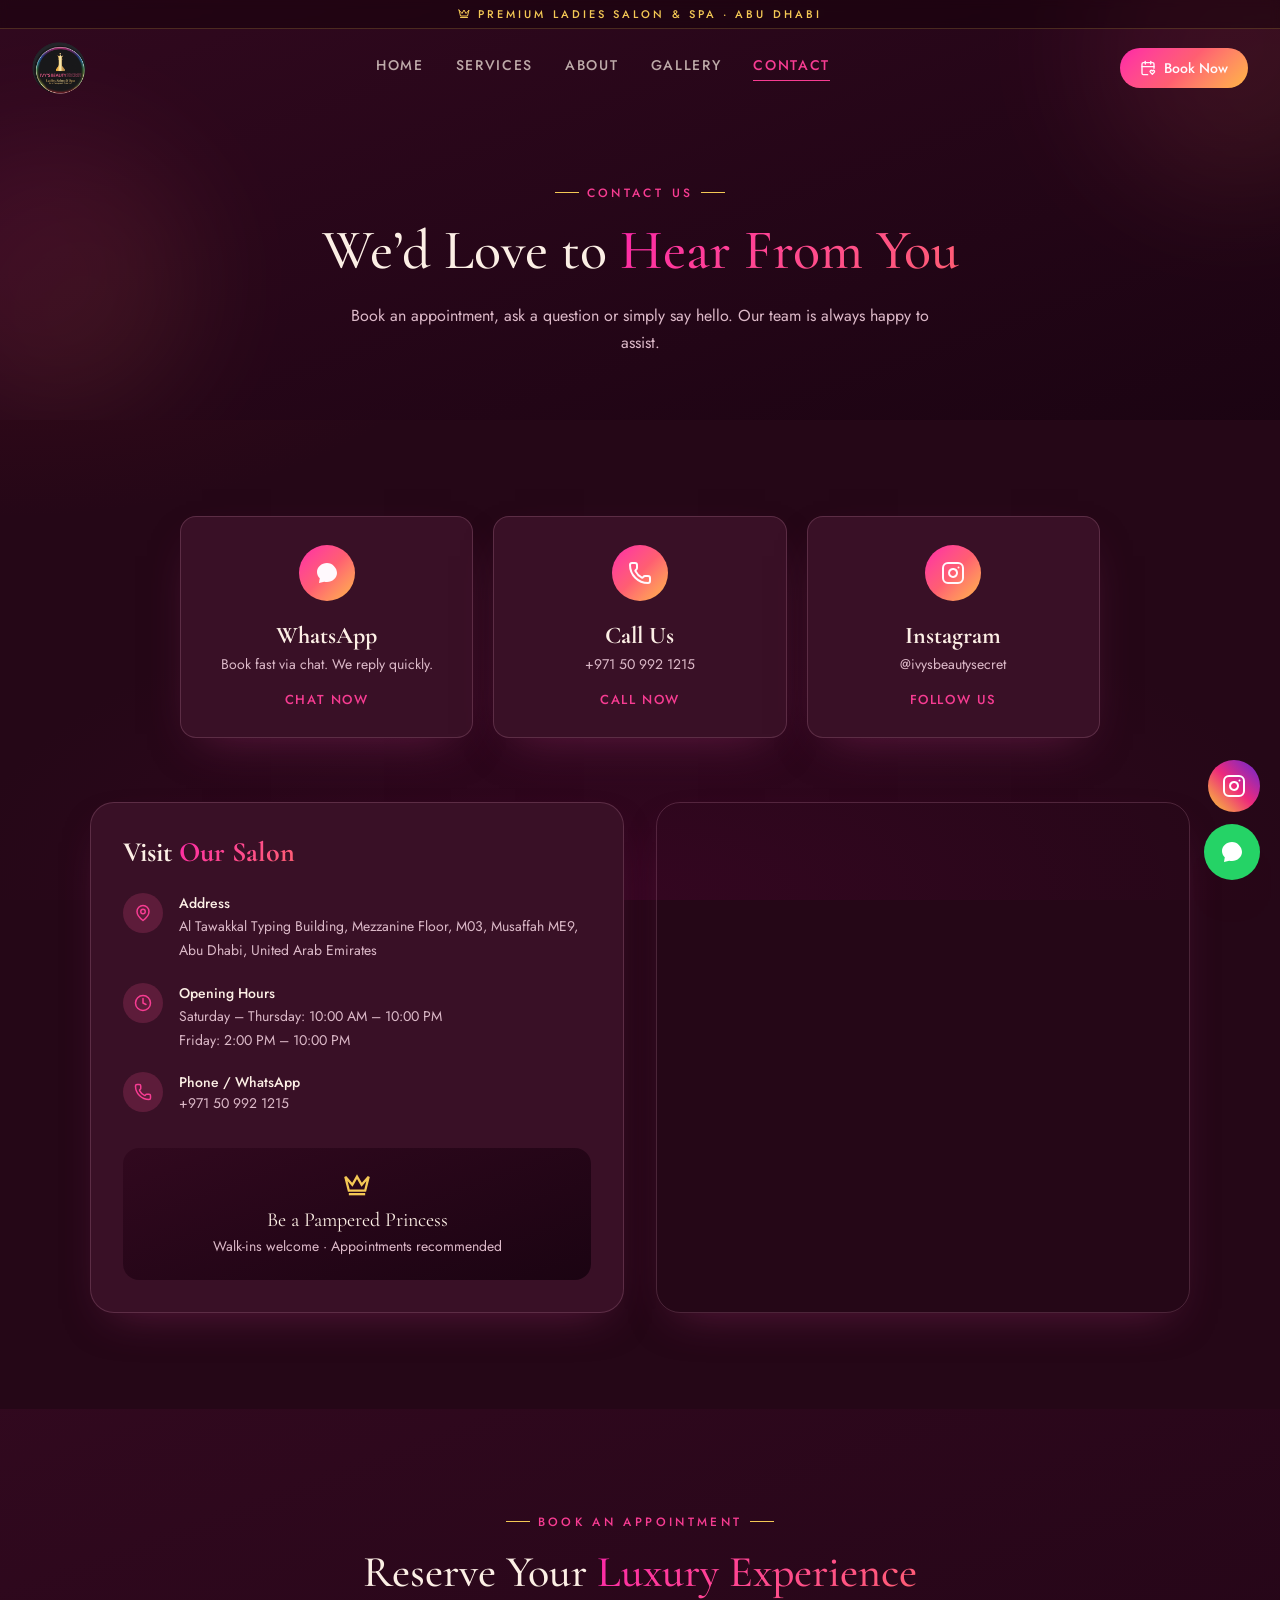
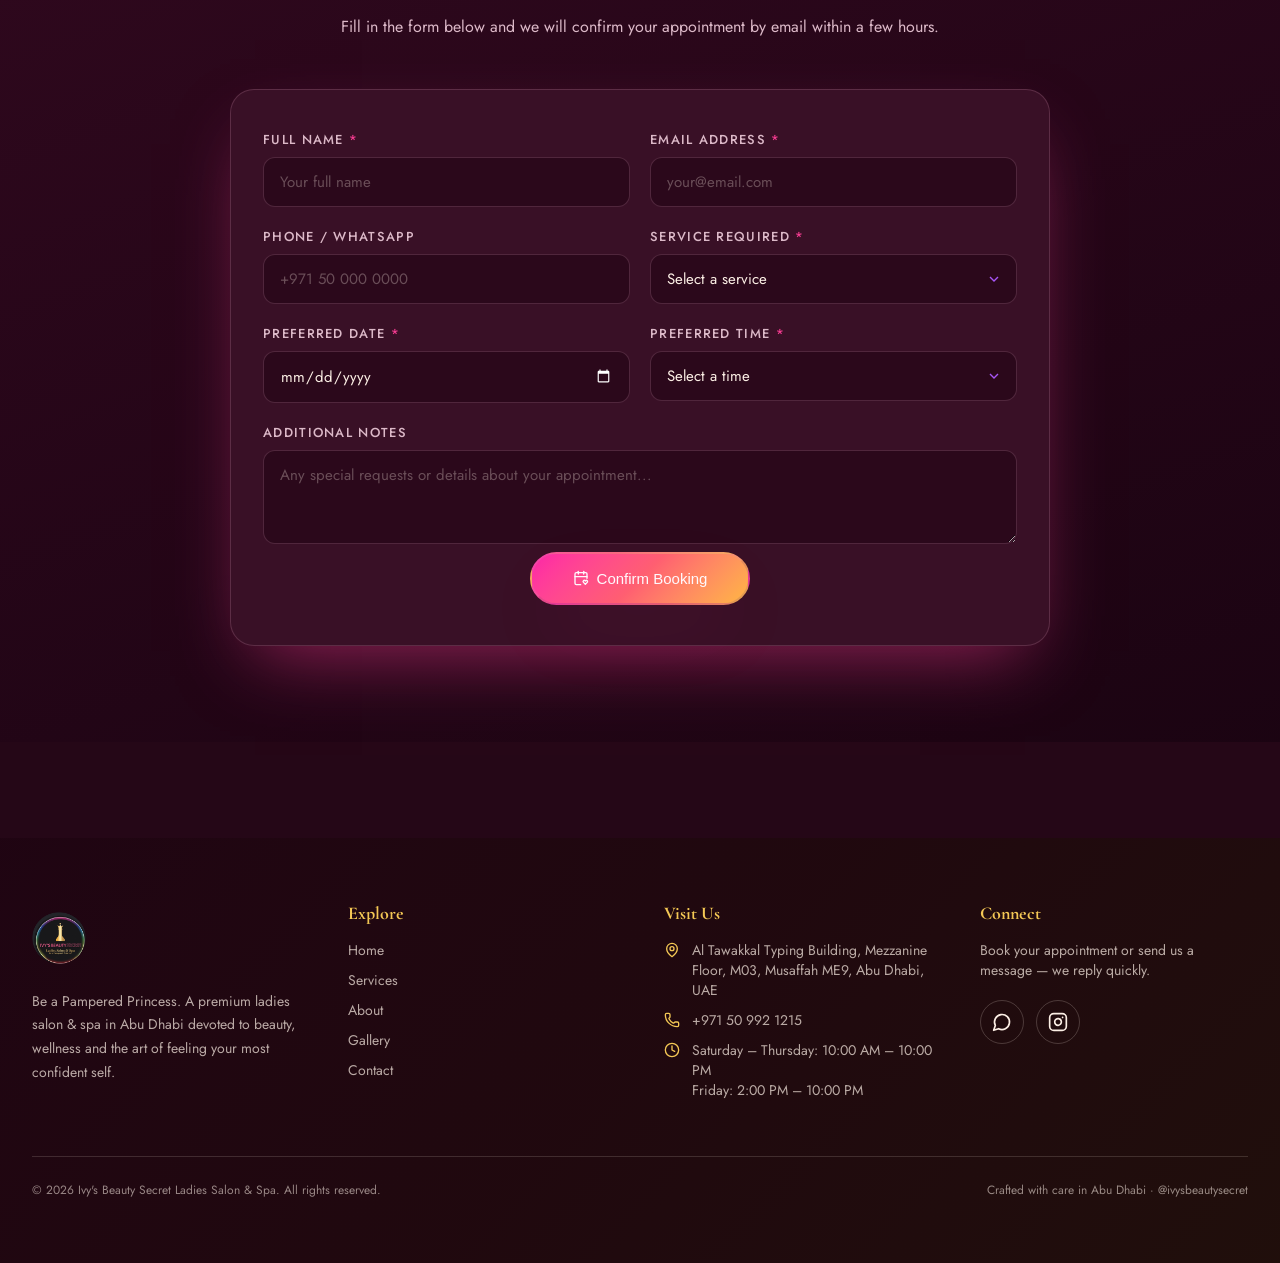
<file: contact (1).html>
<!DOCTYPE html>
<html lang="en">
<head>
<meta charset="UTF-8">
<meta name="viewport" content="width=device-width, initial-scale=1.0">
<title>Contact & Book | Ivy's Beauty Secret Ladies Salon Abu Dhabi</title>
<meta name="description" content="Book an appointment at Ivy's Beauty Secret Abu Dhabi.">
<link rel="icon" href="data:,">
<style>
@import url('https://fonts.googleapis.com/css2?family=Cormorant+Garamond:wght@400;500;600;700&family=Jost:wght@300;400;500;600&family=Great+Vibes&display=swap');

:root {
  --radius: 0.75rem;
  --background: oklch(0.19 0.055 350);
  --foreground: oklch(0.96 0.02 60);
  --card: oklch(0.25 0.07 351);
  --card-foreground: oklch(0.96 0.018 60);
  --primary: oklch(0.66 0.23 358);
  --primary-foreground: oklch(0.99 0.01 350);
  --secondary: oklch(0.34 0.1 355);
  --secondary-foreground: oklch(0.95 0.03 350);
  --muted-foreground: oklch(0.82 0.045 350);
  --accent: oklch(0.8 0.13 55);
  --border: oklch(0.74 0.09 350 / 0.22);
  --gold: oklch(0.85 0.14 88);
  --charcoal: oklch(0.12 0.035 350);
  --gradient-rose: linear-gradient(135deg, oklch(0.66 0.26 350), oklch(0.72 0.21 18), oklch(0.84 0.16 70));
  --gradient-soft: linear-gradient(160deg, oklch(0.22 0.07 351), oklch(0.16 0.05 345));
  --shadow-luxe: 0 30px 70px -25px oklch(0.66 0.23 358 / 0.55);
  --shadow-soft: 0 18px 45px -22px oklch(0.5 0.16 350 / 0.5);
  --font-display: "Cormorant Garamond", Georgia, serif;
  --font-body: "Jost", "Helvetica Neue", sans-serif;
  --font-script: "Great Vibes", cursive;
}

* { box-sizing: border-box; margin: 0; padding: 0; border-color: var(--border); }
html { scroll-behavior: smooth; }
img { max-width: 100%; display: block; }
a { text-decoration: none; color: inherit; }
ul { list-style: none; }

body {
  background-color: var(--background);
  background-image:
    radial-gradient(ellipse 80% 50% at 80% 0%, oklch(0.4 0.16 350 / 0.35), transparent 60%),
    radial-gradient(ellipse 70% 50% at 0% 30%, oklch(0.35 0.12 20 / 0.25), transparent 55%),
    radial-gradient(ellipse 90% 60% at 50% 100%, oklch(0.3 0.12 350 / 0.3), transparent 60%);
  background-attachment: fixed;
  color: var(--foreground);
  font-family: var(--font-body);
  -webkit-font-smoothing: antialiased;
  overflow-x: hidden;
}

h1, h2, h3, h4 { font-family: var(--font-display); }
.font-script { font-family: var(--font-script); }

.wrap { max-width: 1280px; margin: 0 auto; padding: 0 24px; }
@media (min-width: 640px) { .wrap { padding: 0 32px; } }

.text-gradient-rose {
  background: var(--gradient-rose);
  -webkit-background-clip: text;
  background-clip: text;
  -webkit-text-fill-color: transparent;
  background-size: 220% auto;
  animation: shimmer-sweep 6s linear infinite;
}
@keyframes shimmer-sweep { 0% { background-position: 0% center; } 100% { background-position: 220% center; } }

.bg-gradient-rose { background: var(--gradient-rose); }
.bg-gradient-soft { background: var(--gradient-soft); }
.shadow-luxe { box-shadow: var(--shadow-luxe); }
.shadow-soft { box-shadow: var(--shadow-soft); }
.tracking-luxe { letter-spacing: 0.28em; }

/* ============ Buttons ============ */
.btn {
  display: inline-flex; align-items: center; justify-content: center; gap: 8px;
  border-radius: 999px; padding: 14px 28px; font-size: 14px; font-weight: 500;
  transition: transform .3s ease, background .3s ease;
  white-space: nowrap;
}
.btn:hover { transform: scale(1.05); }
.btn-rose { background: var(--gradient-rose); color: var(--primary-foreground); box-shadow: var(--shadow-luxe); }
.btn-outline-gold {
  border: 1px solid oklch(0.85 0.14 88 / 0.4); background: oklch(0.12 0.035 350 / 0.3);
  color: var(--foreground); backdrop-filter: blur(8px);
}
.btn-outline-gold:hover { background: oklch(0.12 0.035 350 / 0.5); }
.btn-white { background: oklch(1 0 0 / 0.1); color: #fff; border: 1px solid oklch(1 0 0 / 0.3); }
.btn-white:hover { background: oklch(1 0 0 / 0.2); }
.btn svg { width: 16px; height: 16px; flex-shrink: 0; }

/* ============ Navbar ============ */
header.site-header {
  position: fixed; inset: 0 0 auto 0; z-index: 40; transition: all .5s ease;
  background: transparent;
}
header.site-header.scrolled { background: oklch(0.19 0.055 350 / 0.8); backdrop-filter: blur(20px); box-shadow: var(--shadow-soft); }

.announce {
  display: flex; align-items: center; justify-content: center; gap: 8px;
  border-bottom: 1px solid oklch(0.85 0.14 88 / 0.2); background: oklch(0.12 0.035 350 / 0.4);
  padding: 6px 16px; font-size: 11px; font-weight: 500; text-transform: uppercase;
  letter-spacing: 0.28em; color: var(--gold); backdrop-filter: blur(4px); text-align: center;
}
.announce svg { width: 12px; height: 12px; flex-shrink: 0; }

nav.navbar { display: flex; align-items: center; justify-content: space-between; padding: 12px 24px; max-width: 1280px; margin: 0 auto; }
@media (min-width: 640px) { nav.navbar { padding: 12px 32px; } }

.logo { display: flex; align-items: center; gap: 12px; }
.logo-mark {
  width: 44px; height: 44px; border-radius: 50%; flex-shrink: 0;
  background: var(--gradient-rose); display: flex; align-items: center; justify-content: center;
  box-shadow: var(--shadow-soft); ring: 1px solid oklch(0.85 0.14 88 / .4);
  border: 1px solid oklch(0.85 0.14 88 / 0.4);
}
.logo-mark svg { width: 22px; height: 22px; color: #fff; }
.logo-text { display: flex; flex-direction: column; line-height: 1.1; }
.logo-text .name { font-family: var(--font-display); font-size: 18px; font-weight: 600; letter-spacing: 0.02em; }
.logo-text .sub { font-size: 9.5px; text-transform: uppercase; letter-spacing: 0.28em; color: oklch(0.66 0.23 358 / 0.8); }

.nav-links { display: none; align-items: center; gap: 32px; }
@media (min-width: 1024px) { .nav-links { display: flex; } }
.nav-links a { font-size: 14px; font-weight: 500; text-transform: uppercase; letter-spacing: 0.12em; color: oklch(0.96 0.02 60 / 0.7); position: relative; transition: color .3s; padding-bottom: 6px; }
.nav-links a::after { content: ""; position: absolute; left: 0; bottom: 0; height: 1px; width: 0; background: var(--primary); transition: width .3s; }
.nav-links a:hover, .nav-links a.active { color: var(--primary); }
.nav-links a:hover::after, .nav-links a.active::after { width: 100%; }

.nav-actions { display: flex; align-items: center; gap: 8px; }
.book-now-desktop { display: none; }
@media (min-width: 640px) { .book-now-desktop { display: inline-flex; padding: 10px 20px; } }

.menu-btn { display: inline-flex; height: 40px; width: 40px; align-items: center; justify-content: center; border-radius: 50%; background: transparent; border: none; color: var(--foreground); cursor: pointer; }
.menu-btn:hover { background: var(--secondary); }
@media (min-width: 1024px) { .menu-btn { display: none; } }
.menu-btn svg { width: 22px; height: 22px; }

.mobile-panel {
  position: fixed; top: 0; right: 0; height: 100%; width: 82%; max-width: 360px;
  background: var(--background); border-left: 1px solid var(--border); z-index: 60;
  padding: 24px; transform: translateX(100%); transition: transform .4s ease;
  display: flex; flex-direction: column; overflow-y: auto;
}
.mobile-panel.open { transform: translateX(0); }
.mobile-overlay { position: fixed; inset: 0; background: oklch(0 0 0 / 0.5); z-index: 55; opacity: 0; pointer-events: none; transition: opacity .3s; }
.mobile-overlay.open { opacity: 1; pointer-events: auto; }
.mobile-panel .close-btn { align-self: flex-end; background: none; border: none; color: var(--foreground); cursor: pointer; padding: 8px; }
.mobile-panel .close-btn svg { width: 22px; height: 22px; }
.mobile-panel .mp-links { display: flex; flex-direction: column; gap: 4px; margin-top: 24px; }
.mobile-panel .mp-links a { border-radius: 8px; padding: 12px 16px; font-family: var(--font-display); font-size: 24px; color: oklch(0.96 0.02 60 / 0.8); transition: all .2s; }
.mobile-panel .mp-links a:hover, .mobile-panel .mp-links a.active { background: var(--secondary); color: var(--primary); }
.mobile-panel .btn { margin-top: 32px; width: 100%; padding: 14px; }

/* ============ Hero ============ */
.hero { position: relative; min-height: 100vh; display: flex; align-items: center; overflow: hidden; }
.hero-img { position: absolute; inset: 0 0 0 auto; height: 100%; width: 100%; object-fit: cover; object-position: 68% center; pointer-events: none; }
@media (min-width: 640px) { .hero-img { width: 64%; } }
@media (min-width: 1024px) { .hero-img { width: 55%; } }
.hero-overlay-1 { position: absolute; inset: 0; background: linear-gradient(to right, var(--background) 0%, oklch(0.19 0.055 350 / 0.9) 50%, oklch(0.19 0.055 350 / 0.2) 100%); }
@media (min-width: 640px) { .hero-overlay-1 { background: linear-gradient(to right, var(--background) 0%, oklch(0.19 0.055 350 / 0.7) 50%, transparent 100%); } }
.hero-overlay-2 { position: absolute; inset: 0; background: linear-gradient(to top, var(--background) 0%, oklch(0.19 0.055 350 / 0.3) 50%, oklch(0.19 0.055 350 / 0.6) 100%); }
.hero-overlay-3 { position: absolute; left: 0; right: 0; bottom: 0; height: 160px; background: linear-gradient(to top, var(--background), transparent); }
.hero-content { position: relative; max-width: 1280px; margin: 0 auto; padding: 112px 24px 56px; width: 100%; }
@media (min-width: 640px) { .hero-content { padding: 112px 32px 56px; } }
.hero-inner { max-width: 640px; }

.eyebrow-pill {
  display: inline-flex; align-items: center; gap: 8px; border-radius: 999px;
  border: 1px solid oklch(0.85 0.14 88 / 0.4); background: oklch(0.12 0.035 350 / 0.4);
  padding: 8px 16px; font-size: 11px; font-weight: 500; text-transform: uppercase;
  letter-spacing: 0.28em; color: var(--gold); box-shadow: var(--shadow-soft); backdrop-filter: blur(8px);
}
.eyebrow-pill svg { width: 14px; height: 14px; }

.hero h1 { margin-top: 24px; font-size: 44px; font-weight: 500; line-height: 1.05; }
@media (min-width: 640px) { .hero h1 { font-size: 64px; } }
.hero h1 .script-line { display: block; margin-top: 4px; font-family: var(--font-script); font-weight: 400; font-size: 52px; line-height: 1.1; }
@media (min-width: 640px) { .hero h1 .script-line { font-size: 76px; } }

.hero p.lead { margin-top: 24px; max-width: 420px; font-size: 16px; line-height: 1.7; color: var(--muted-foreground); }
@media (min-width: 640px) { .hero p.lead { font-size: 18px; } }

.hero-cta { margin-top: 36px; display: flex; flex-direction: column; gap: 12px; }
@media (min-width: 640px) { .hero-cta { flex-direction: row; } }

.trust-bar { margin-top: 40px; max-width: 540px; border-radius: 16px; border: 1px solid oklch(0.85 0.14 88 / 0.25); background: oklch(0.12 0.035 350 / 0.4); padding: 20px; box-shadow: var(--shadow-soft); backdrop-filter: blur(8px); }
.trust-bar-flex { display: flex; flex-direction: column; gap: 20px; }
@media (min-width: 640px) { .trust-bar-flex { flex-direction: row; align-items: center; gap: 24px; } }
.stars { display: flex; align-items: center; gap: 2px; }
.stars svg { width: 16px; height: 16px; fill: var(--gold); color: var(--gold); }
.trust-bar .rating-text { margin-top: 6px; font-size: 14px; font-weight: 500; }
.trust-bar .rating-sub { font-size: 12px; color: var(--muted-foreground); }
.trust-divider { display: none; height: 48px; width: 1px; background: oklch(0.85 0.14 88 / 0.25); }
@media (min-width: 640px) { .trust-divider { display: block; } }
.trust-features { display: grid; flex: 1; grid-template-columns: repeat(3, 1fr); gap: 12px; text-align: center; }
.trust-features .f { display: flex; flex-direction: column; align-items: center; gap: 6px; }
.trust-features svg { width: 20px; height: 20px; color: var(--gold); }
.trust-features span { font-size: 11px; font-weight: 500; line-height: 1.2; color: oklch(0.96 0.02 60 / 0.9); }

.hero p.script-tag { margin-top: 24px; text-align: center; font-family: var(--font-script); font-size: 26px; color: oklch(0.85 0.14 88 / 0.9); }
@media (min-width: 640px) { .hero p.script-tag { text-align: left; } }

/* float-up entrance */
.float-up { animation: float-up .9s cubic-bezier(.22,1,.36,1) both; }
@keyframes float-up { 0% { opacity: 0; transform: translateY(28px); } 100% { opacity: 1; transform: translateY(0); } }

/* ============ Reveal on scroll ============ */
.reveal { opacity: 0; transform: translateY(32px); transition: all .9s cubic-bezier(.22,1,.36,1); }
.reveal.visible { opacity: 1; transform: translateY(0); }

/* ============ Sections / headings ============ */
section { position: relative; }
.section-pad { padding: 96px 24px; }
@media (min-width: 640px) { .section-pad { padding: 96px 32px; } }

.section-heading { max-width: 640px; }
.section-heading.center { margin: 0 auto; text-align: center; }
.eyebrow {
  display: inline-flex; align-items: center; gap: 8px; font-size: 12px; font-weight: 500;
  text-transform: uppercase; letter-spacing: 0.28em; color: var(--primary);
}
.eyebrow .line { height: 1px; width: 24px; background: var(--gold); display: inline-block; }
.section-heading h2 { margin-top: 16px; font-size: 32px; font-weight: 500; line-height: 1.15; }
@media (min-width: 640px) { .section-heading h2 { font-size: 44px; } }
.section-heading p.subtitle { margin-top: 16px; font-size: 16px; line-height: 1.7; color: var(--muted-foreground); }

/* ============ Pillars / Cards ============ */
.pillars-section { position: relative; margin-top: -64px; z-index: 10; padding: 0 24px; }
@media (min-width: 640px) { .pillars-section { padding: 0 32px; } }
.grid-3 { max-width: 1100px; margin: 0 auto; display: grid; gap: 20px; }
@media (min-width: 768px) { .grid-3 { grid-template-columns: repeat(3, 1fr); } }
.card {
  height: 100%; border-radius: 16px; border: 1px solid var(--border); background: var(--card);
  padding: 28px; box-shadow: var(--shadow-soft); transition: transform .5s ease;
}
.card:hover { transform: translateY(-6px); }
.card-icon { display: flex; height: 48px; width: 48px; align-items: center; justify-content: center; border-radius: 50%; background: var(--gradient-rose); color: var(--primary-foreground); }
.card-icon svg { width: 20px; height: 20px; }
.card h3 { margin-top: 20px; font-size: 24px; font-weight: 500; }
.card p { margin-top: 8px; font-size: 14px; line-height: 1.7; color: var(--muted-foreground); }

/* ============ About/intro split ============ */
.split { max-width: 1280px; margin: 0 auto; display: grid; gap: 48px; align-items: center; }
@media (min-width: 1024px) { .split { grid-template-columns: 1fr 1fr; } }
.split img { border-radius: 24px; box-shadow: var(--shadow-luxe); width: 100%; }
.split-img-wrap { position: relative; }
.stat-badge {
  display: none; position: absolute; bottom: -24px; right: -16px; border-radius: 16px;
  border: 1px solid var(--border); background: oklch(0.25 0.07 351 / 0.95); padding: 20px;
  box-shadow: var(--shadow-luxe); backdrop-filter: blur(8px);
}
@media (min-width: 640px) { .stat-badge { display: block; } }
.stat-badge .num { font-family: var(--font-display); font-size: 30px; color: var(--primary); }
.stat-badge .label { font-size: 11px; text-transform: uppercase; letter-spacing: 0.05em; color: var(--muted-foreground); }
.split h2 { margin-top: 16px; font-size: 32px; font-weight: 500; line-height: 1.15; }
@media (min-width: 640px) { .split h2 { font-size: 44px; } }
.split p { margin-top: 18px; font-size: 16px; line-height: 1.7; color: var(--muted-foreground); }
.text-link { margin-top: 28px; display: inline-flex; align-items: center; gap: 8px; font-size: 14px; font-weight: 500; text-transform: uppercase; letter-spacing: 0.12em; color: var(--primary); transition: color .3s; }
.text-link:hover { color: var(--foreground); }
.text-link svg { width: 16px; height: 16px; }

/* ============ Services preview grid ============ */
.grid-4 { max-width: 1100px; margin: 56px auto 0; display: grid; gap: 24px; }
@media (min-width: 640px) { .grid-4 { grid-template-columns: repeat(2, 1fr); } }
@media (min-width: 1024px) { .grid-4 { grid-template-columns: repeat(4, 1fr); } }
.service-card { display: block; overflow: hidden; border-radius: 16px; border: 1px solid var(--border); background: var(--card); box-shadow: var(--shadow-soft); transition: all .5s ease; }
.service-card:hover { transform: translateY(-6px); box-shadow: var(--shadow-luxe); }
.service-card .img-wrap { position: relative; aspect-ratio: 4/5; overflow: hidden; }
.service-card .img-wrap img { height: 100%; width: 100%; object-fit: cover; transition: transform .7s ease; }
.service-card:hover .img-wrap img { transform: scale(1.1); }
.service-card .img-overlay { position: absolute; inset: 0; background: linear-gradient(to top, oklch(0.12 0.035 350 / 0.7), transparent); }
.service-card .img-wrap h3 { position: absolute; bottom: 16px; left: 20px; color: #fff; font-size: 22px; font-weight: 500; }
.service-card p { padding: 16px 20px; font-size: 14px; line-height: 1.7; color: var(--muted-foreground); }
.center-cta { margin-top: 48px; text-align: center; }

/* ============ Category list ============ */
.grid-list3 { max-width: 950px; margin: 48px auto 0; display: grid; gap: 16px; }
@media (min-width: 640px) { .grid-list3 { grid-template-columns: repeat(2, 1fr); } }
@media (min-width: 1024px) { .grid-list3 { grid-template-columns: repeat(3, 1fr); } }
.list-card { display: flex; height: 100%; align-items: flex-start; gap: 16px; border-radius: 16px; border: 1px solid var(--border); background: var(--card); padding: 20px; transition: border-color .3s; }
.list-card:hover { border-color: oklch(0.66 0.23 358 / 0.4); }
.list-card .icon { display: flex; height: 44px; width: 44px; flex-shrink: 0; align-items: center; justify-content: center; border-radius: 50%; background: var(--secondary); color: var(--primary); }
.list-card .icon svg { width: 20px; height: 20px; }
.list-card h3 { font-size: 20px; font-weight: 500; }
.list-card p { margin-top: 4px; font-size: 14px; line-height: 1.7; color: var(--muted-foreground); }

/* ============ Testimonials ============ */
.grid-testi { max-width: 1100px; margin: 56px auto 0; display: grid; gap: 24px; }
@media (min-width: 768px) { .grid-testi { grid-template-columns: repeat(3, 1fr); } }
.testi-card { display: flex; height: 100%; flex-direction: column; border-radius: 16px; border: 1px solid var(--border); background: var(--card); padding: 28px; box-shadow: var(--shadow-soft); }
.testi-card .stars { gap: 4px; }
.testi-card blockquote { margin-top: 16px; flex: 1; font-family: var(--font-display); font-size: 20px; font-style: italic; line-height: 1.6; }
.testi-card figcaption { margin-top: 20px; font-size: 13px; font-weight: 500; text-transform: uppercase; letter-spacing: 0.05em; color: var(--primary); }

/* ============ CTA banner ============ */
.cta-banner { position: relative; max-width: 1100px; margin: 0 auto; overflow: hidden; border-radius: 32px; background: var(--charcoal); padding: 64px 32px; text-align: center; box-shadow: var(--shadow-luxe); }
@media (min-width: 640px) { .cta-banner { padding: 80px 64px; } }
.cta-banner::before { content: ""; position: absolute; inset: 0; opacity: 0.2; background: var(--gradient-rose); }
.cta-banner-content { position: relative; }
.cta-banner svg.crown { width: 40px; height: 40px; color: var(--gold); margin: 0 auto; display: block; }
.cta-banner h2 { margin-top: 20px; font-size: 32px; font-weight: 500; color: #fff; }
@media (min-width: 640px) { .cta-banner h2 { font-size: 44px; } }
.cta-banner p { margin: 16px auto 0; max-width: 540px; font-size: 16px; line-height: 1.7; color: oklch(1 0 0 / 0.8); }
.cta-banner .cta-actions { margin-top: 32px; display: flex; flex-direction: column; align-items: center; justify-content: center; gap: 12px; }
@media (min-width: 640px) { .cta-banner .cta-actions { flex-direction: row; } }

/* ============ Footer ============ */
footer.site-footer { position: relative; margin-top: 96px; overflow: hidden; background: var(--charcoal); color: var(--foreground); }
footer.site-footer::before { content: ""; position: absolute; inset: 0; opacity: 0.07; background: var(--gradient-rose); }
.footer-inner { position: relative; max-width: 1280px; margin: 0 auto; padding: 64px 24px; }
@media (min-width: 640px) { .footer-inner { padding: 64px 32px; } }
.footer-grid { display: grid; gap: 48px; }
@media (min-width: 768px) { .footer-grid { grid-template-columns: repeat(2, 1fr); } }
@media (min-width: 1024px) { .footer-grid { grid-template-columns: repeat(4, 1fr); } }
.footer-grid p.tagline { margin-top: 20px; max-width: 280px; font-size: 14px; line-height: 1.7; color: oklch(0.96 0.02 60 / 0.7); }
.footer-grid h4 { font-size: 18px; color: var(--gold); }
.footer-grid ul { margin-top: 16px; display: flex; flex-direction: column; gap: 10px; font-size: 14px; }
.footer-grid ul a { color: oklch(0.96 0.02 60 / 0.7); transition: color .3s; }
.footer-grid ul a:hover { color: var(--gold); }
.footer-contact { margin-top: 16px; display: flex; flex-direction: column; gap: 12px; font-size: 14px; color: oklch(0.96 0.02 60 / 0.7); }
.footer-contact li { display: flex; gap: 12px; }
.footer-contact svg { margin-top: 2px; width: 16px; height: 16px; flex-shrink: 0; color: var(--gold); }
.footer-contact a:hover { color: var(--gold); }
.footer-connect p { margin-top: 16px; font-size: 14px; color: oklch(0.96 0.02 60 / 0.7); }
.footer-socials { margin-top: 20px; display: flex; gap: 12px; }
.footer-socials a { display: flex; height: 44px; width: 44px; align-items: center; justify-content: center; border-radius: 50%; border: 1px solid oklch(0.96 0.02 60 / 0.2); transition: all .3s; }
.footer-socials a:hover { background: var(--gold); color: var(--charcoal); }
.footer-socials svg { width: 20px; height: 20px; }
.footer-bottom { margin-top: 56px; display: flex; flex-direction: column; align-items: center; justify-content: space-between; gap: 12px; border-top: 1px solid oklch(0.96 0.02 60 / 0.15); padding-top: 24px; font-size: 12px; color: oklch(0.96 0.02 60 / 0.55); text-align: center; }
@media (min-width: 640px) { .footer-bottom { flex-direction: row; text-align: left; } }

/* ============ Floating actions ============ */
.floating-actions { position: fixed; bottom: 20px; right: 20px; z-index: 50; display: flex; flex-direction: column; align-items: flex-end; gap: 12px; }
.fab { display: flex; align-items: center; justify-content: center; border-radius: 50%; color: #fff; box-shadow: var(--shadow-luxe); transition: transform .3s ease; }
.fab:hover { transform: scale(1.1); }
.fab svg { width: 24px; height: 24px; }
.fab-ig { width: 52px; height: 52px; background: linear-gradient(45deg, #f9ce34, #ee2a7b, #6228d7); animation: instagram-pulse 2s ease-out infinite; }
.fab-wa { width: 56px; height: 56px; background-color: #25D366; animation: whatsapp-pulse 2s ease-out infinite; }
@keyframes whatsapp-pulse { 0% { box-shadow: 0 0 14px 2px oklch(0.75 0.18 150 / 0.75), 0 0 0 0 oklch(0.75 0.18 150 / 0.6); } 70% { box-shadow: 0 0 22px 6px oklch(0.75 0.18 150 / 0.55), 0 0 0 18px oklch(0.75 0.18 150 / 0); } 100% { box-shadow: 0 0 14px 2px oklch(0.75 0.18 150 / 0.75), 0 0 0 0 oklch(0.75 0.18 150 / 0); } }
@keyframes instagram-pulse { 0% { box-shadow: 0 0 14px 2px oklch(0.62 0.25 0 / 0.7), 0 0 0 0 oklch(0.62 0.25 0 / 0.55); } 70% { box-shadow: 0 0 24px 6px oklch(0.62 0.25 0 / 0.5), 0 0 0 16px oklch(0.62 0.25 0 / 0); } 100% { box-shadow: 0 0 14px 2px oklch(0.62 0.25 0 / 0.7), 0 0 0 0 oklch(0.62 0.25 0 / 0); } }

/* ============ Ambient petals/glitter ============ */
.sparkle-field { position: fixed; inset: 0; z-index: 35; pointer-events: none; overflow: hidden; }
.sparkle-field .petal, .sparkle-field .glitter { position: absolute; top: -8%; will-change: transform, opacity; }
.sparkle-field .petal {
  border-radius: 76% 24% 70% 30% / 30% 70% 30% 70%;
  background: radial-gradient(circle at 30% 25%, oklch(0.95 0.07 350 / 0.95), transparent 60%), linear-gradient(135deg, oklch(0.82 0.16 355), oklch(0.66 0.22 0));
  filter: blur(0.2px) drop-shadow(0 2px 6px oklch(0.5 0.18 350 / 0.5));
  animation-name: petal-fall; animation-timing-function: cubic-bezier(.45,0,.55,1); animation-iteration-count: infinite;
}
.sparkle-field .glitter {
  background: linear-gradient(135deg, oklch(0.99 0.04 95), oklch(0.86 0.15 88));
  clip-path: polygon(50% 0%, 60% 40%, 100% 50%, 60% 60%, 50% 100%, 40% 60%, 0% 50%, 40% 40%);
  filter: drop-shadow(0 0 6px oklch(0.9 0.14 90 / 0.9));
  animation-name: glitter-twinkle; animation-timing-function: ease-in-out; animation-iteration-count: infinite;
}
@keyframes petal-fall { 0% { transform: translate3d(0,-12vh,0) rotate(0deg); opacity: 0; } 8% { opacity: var(--o,.85); } 50% { transform: translate3d(var(--sway,36px),52vh,0) rotate(calc(var(--spin,360deg) * .5)); } 92% { opacity: var(--o,.85); } 100% { transform: translate3d(calc(var(--sway,36px) * -1),114vh,0) rotate(var(--spin,360deg)); opacity: 0; } }
@keyframes glitter-twinkle { 0%, 100% { transform: translate3d(0,0,0) scale(.2) rotate(0deg); opacity: 0; } 40% { opacity: 1; } 50% { transform: translate3d(var(--gx,0),var(--gy,12px),0) scale(1) rotate(35deg); opacity: 1; } 60% { opacity: .85; } }
@media (prefers-reduced-motion: reduce) { .sparkle-field { display: none; } .reveal { opacity: 1; transform: none; } .float-up { animation: none; opacity: 1; } }

/* ============ Page header ============ */
.page-header { position: relative; overflow: hidden; padding: 144px 24px 64px; }
@media (min-width: 640px) { .page-header { padding: 176px 32px 64px; } }
.page-header.no-img { background: var(--gradient-soft); }
.page-header.no-img::before { content: ""; position: absolute; right: -96px; top: -96px; height: 288px; width: 288px; border-radius: 50%; background: var(--gradient-rose); opacity: 0.1; filter: blur(60px); }
.page-header.no-img::after { content: ""; position: absolute; left: -96px; bottom: 0; height: 288px; width: 288px; border-radius: 50%; background: var(--gradient-rose); opacity: 0.1; filter: blur(60px); }
.page-header .ph-img { position: absolute; inset: 0; height: 100%; width: 100%; object-fit: cover; }
.page-header .ph-overlay-1 { position: absolute; inset: 0; background: linear-gradient(to right, oklch(0.12 0.035 350 / 0.85), oklch(0.12 0.035 350 / 0.55), oklch(0.12 0.035 350 / 0.25)); }
.page-header .ph-overlay-2 { position: absolute; inset: 0; background: linear-gradient(to top, oklch(0.19 0.055 350 / 0.6), transparent, transparent); }
.page-header-inner { position: relative; max-width: 720px; margin: 0 auto; text-align: center; }
.page-header h1 { margin-top: 16px; font-size: 40px; font-weight: 500; line-height: 1.15; color: var(--foreground); }
.page-header.has-img h1 { color: #fff; }
@media (min-width: 640px) { .page-header h1 { font-size: 56px; } }
.page-header .ph-eyebrow { color: var(--primary); }
.page-header.has-img .ph-eyebrow { color: var(--gold); }
.page-header p.ph-sub { margin: 20px auto 0; max-width: 600px; font-size: 16px; line-height: 1.7; color: var(--muted-foreground); }
.page-header.has-img p.ph-sub { color: oklch(1 0 0 / 0.85); }
.page-header .ph-children { margin-top: 32px; }

/* ============ Services page list ============ */
.service-block { max-width: 950px; margin: 0 auto; }
.service-block + .service-block { margin-top: 64px; }
.service-block-head { display: flex; flex-direction: column; gap: 4px; border-bottom: 1px solid var(--border); padding-bottom: 20px; }
.service-block-head .num { display: inline-flex; align-items: center; gap: 8px; font-size: 12px; font-weight: 500; text-transform: uppercase; letter-spacing: 0.28em; color: var(--primary); }
.service-block-head .num svg { width: 14px; height: 14px; color: var(--gold); }
.service-block-head h2 { font-size: 28px; }
@media (min-width: 640px) { .service-block-head h2 { font-size: 34px; } }
.service-block-head p { margin-top: 4px; max-width: 600px; font-size: 14px; line-height: 1.7; color: var(--muted-foreground); }
.svc-list { margin-top: 24px; display: grid; gap: 12px; }
@media (min-width: 640px) { .svc-list { grid-template-columns: repeat(2, 1fr); } }
@media (min-width: 1024px) { .svc-list { grid-template-columns: repeat(3, 1fr); } }
.svc-list li { display: flex; align-items: center; gap: 12px; border-radius: 12px; border: 1px solid var(--border); background: var(--card); padding: 12px 16px; font-size: 14px; transition: border-color .3s; }
.svc-list li:hover { border-color: oklch(0.66 0.23 358 / 0.4); }
.svc-list li .check { display: flex; height: 24px; width: 24px; flex-shrink: 0; align-items: center; justify-content: center; border-radius: 50%; background: var(--secondary); color: var(--primary); }
.svc-list li .check svg { width: 14px; height: 14px; }

.info-banner { margin: 80px auto 0; max-width: 680px; border-radius: 24px; border: 1px solid var(--border); background: var(--gradient-soft); padding: 40px; text-align: center; box-shadow: var(--shadow-soft); }
.info-banner h3 { font-size: 28px; }
.info-banner p { margin: 12px auto 0; max-width: 480px; font-size: 14px; line-height: 1.7; color: var(--muted-foreground); }
.info-banner .btn { margin-top: 28px; }

/* ============ Gallery ============ */
.gallery-grid { max-width: 1100px; margin: 0 auto; display: grid; grid-template-columns: repeat(2, 1fr); grid-auto-rows: 230px; gap: 16px; }
@media (min-width: 1024px) { .gallery-grid { grid-template-columns: repeat(3, 1fr); } }
.gallery-item { position: relative; height: 100%; width: 100%; overflow: hidden; border-radius: 16px; box-shadow: var(--shadow-soft); }
.gallery-item.tall { grid-row: span 2; }
.gallery-item img { height: 100%; width: 100%; object-fit: cover; transition: transform .7s ease; }
.gallery-item:hover img { transform: scale(1.1); }
.gallery-item .g-overlay { position: absolute; inset: 0; background: linear-gradient(to top, oklch(0.12 0.035 350 / 0.7), transparent 60%); opacity: 0.7; transition: opacity .5s; }
.gallery-item:hover .g-overlay { opacity: 0.9; }
.gallery-item span { position: absolute; bottom: 16px; left: 16px; font-family: var(--font-display); font-size: 20px; color: #fff; }

/* ============ Contact ============ */
.contact-cards { max-width: 920px; margin: 0 auto; display: grid; gap: 20px; }
@media (min-width: 640px) { .contact-cards { grid-template-columns: repeat(3, 1fr); } }
.contact-card { display: flex; height: 100%; flex-direction: column; align-items: center; border-radius: 16px; border: 1px solid var(--border); background: var(--card); padding: 28px; text-align: center; box-shadow: var(--shadow-soft); transition: all .5s ease; }
.contact-card:hover { transform: translateY(-6px); box-shadow: var(--shadow-luxe); }
.contact-card .icon { display: flex; height: 56px; width: 56px; align-items: center; justify-content: center; border-radius: 50%; background: var(--gradient-rose); color: var(--primary-foreground); }
.contact-card .icon svg { width: 24px; height: 24px; }
.contact-card h3 { margin-top: 20px; font-size: 24px; }
.contact-card p { margin-top: 4px; font-size: 14px; color: var(--muted-foreground); }
.contact-card .cta { margin-top: 16px; font-size: 13px; font-weight: 500; text-transform: uppercase; letter-spacing: 0.12em; color: var(--primary); }

.contact-split { max-width: 1100px; margin: 64px auto 0; display: grid; gap: 32px; }
@media (min-width: 1024px) { .contact-split { grid-template-columns: 1fr 1fr; } }
.visit-card { border-radius: 24px; border: 1px solid var(--border); background: var(--card); padding: 32px; box-shadow: var(--shadow-soft); }
.visit-card h3 { font-size: 28px; }
.visit-list { margin-top: 24px; display: flex; flex-direction: column; gap: 20px; font-size: 14px; }
.visit-list li { display: flex; gap: 16px; }
.visit-list .icon { display: flex; height: 40px; width: 40px; flex-shrink: 0; align-items: center; justify-content: center; border-radius: 50%; background: var(--secondary); color: var(--primary); }
.visit-list .icon svg { width: 18px; height: 18px; }
.visit-list .label { font-weight: 500; }
.visit-list .val { margin-top: 2px; line-height: 1.7; color: var(--muted-foreground); }
.visit-list a.val:hover { color: var(--primary); }
.visit-footer-note { margin-top: 32px; border-radius: 16px; background: var(--gradient-soft); padding: 24px; text-align: center; }
.visit-footer-note svg.crown { width: 28px; height: 28px; color: var(--gold); margin: 0 auto; display: block; }
.visit-footer-note p.tag { margin-top: 8px; font-family: var(--font-display); font-size: 20px; }
.visit-footer-note p.sub { margin-top: 4px; font-size: 14px; color: var(--muted-foreground); }
.map-wrap { height: 100%; min-height: 420px; overflow: hidden; border-radius: 24px; border: 1px solid var(--border); box-shadow: var(--shadow-soft); }
.map-wrap iframe { height: 100%; min-height: 420px; width: 100%; border: 0; }


/* ===== Logo image — show full circular logo, no crop ===== */
.logo-link { display:flex; align-items:center; text-decoration:none; }
.logo-img {
  height: 54px;
  width: 54px;
  object-fit: contain;
  flex-shrink: 0;
  display: block;
  border-radius: 50%;
  border: none;
  box-shadow: none;
  background: transparent;
}
.footer-logo-img { height: 72px; }

/* ===== Booking form ===== */
.booking-form-wrap { position:relative; max-width:820px; margin:48px auto 0; border-radius:24px; border:1px solid var(--border); background:var(--card); padding:40px 32px; box-shadow:var(--shadow-luxe); }
@media (max-width:640px) { .booking-form-wrap { padding:28px 20px; } }
.form-grid { display:grid; grid-template-columns:1fr; gap:20px; }
@media (min-width:640px) { .form-grid { grid-template-columns:1fr 1fr; } }
.form-group { display:flex; flex-direction:column; gap:8px; }
.form-group-full { grid-column:1 / -1; }
.form-group label { font-size:13px; font-weight:500; text-transform:uppercase; letter-spacing:.1em; color:var(--muted-foreground); }
.req { color:var(--primary); }
.form-group input, .form-group select, .form-group textarea {
  background:oklch(0.19 0.055 350 / 0.7); border:1px solid var(--border);
  border-radius:12px; color:var(--foreground); font-family:var(--font-body);
  font-size:15px; padding:13px 16px; transition:border-color .3s, box-shadow .3s;
  outline:none; width:100%;
}
.form-group input::placeholder, .form-group textarea::placeholder { color:oklch(0.96 0.02 60 / 0.3); }
.form-group input:focus, .form-group select:focus, .form-group textarea:focus { border-color:var(--primary); box-shadow:0 0 0 3px oklch(0.66 0.23 358 / 0.18); }
.form-group select { appearance:none; background-image:url("data:image/svg+xml,%3Csvg xmlns='http://www.w3.org/2000/svg' width='16' height='16' viewBox='0 0 24 24' fill='none' stroke='%23a855f7' stroke-width='2'%3E%3Cpath d='m6 9 6 6 6-6'/%3E%3C/svg%3E"); background-repeat:no-repeat; background-position:right 14px center; padding-right:40px; cursor:pointer; }
.form-group select option { background:oklch(0.19 0.055 350); }
.form-group input[type="date"] { color-scheme:dark; }
.form-group textarea { resize:vertical; min-height:88px; }

/* ===== Success popup ===== */
.booking-success { position:fixed; inset:0; z-index:200; display:flex; align-items:center; justify-content:center; padding:24px; background:oklch(0 0 0 / 0.65); backdrop-filter:blur(8px); opacity:0; pointer-events:none; transition:opacity .4s ease; }
.booking-success.open { opacity:1; pointer-events:auto; }
.booking-success-card { position:relative; max-width:480px; width:100%; border-radius:28px; border:1px solid oklch(0.85 0.14 88 / 0.35); background:var(--card); padding:44px 36px; text-align:center; box-shadow:var(--shadow-luxe); animation:pop-in .5s cubic-bezier(.34,1.56,.64,1) both; }
@media (max-width:480px) { .booking-success-card { padding:36px 24px; } }
@keyframes pop-in { 0% { transform:scale(.75); opacity:0; } 100% { transform:scale(1); opacity:1; } }
.bs-icon { display:flex; height:68px; width:68px; align-items:center; justify-content:center; border-radius:50%; background:var(--gradient-rose); color:#fff; margin:0 auto 20px; box-shadow:var(--shadow-luxe); }
.bs-icon svg { width:30px; height:30px; }
.booking-success-card h3 { font-size:30px; font-weight:500; }
.bs-script { margin-top:4px; font-size:26px; color:var(--gold); }
.booking-success-card p { margin-top:14px; font-size:15px; line-height:1.7; color:var(--muted-foreground); }
.bs-note { font-size:12px !important; margin-top:8px !important; color:oklch(0.85 0.14 88 / 0.8) !important; text-transform:uppercase; letter-spacing:.08em; }
.bs-actions { margin-top:28px; display:flex; flex-direction:column; gap:12px; }
@media (min-width:420px) { .bs-actions { flex-direction:row; justify-content:center; } }

/* ===== Contact card cta — no arrow ===== */
.contact-card .cta { margin-top:16px; font-size:13px; font-weight:500; text-transform:uppercase; letter-spacing:.12em; color:var(--primary); display:inline-block; }
.contact-card .cta svg { display:none; }

</style>
</head>
<body>
<div class="sparkle-field" aria-hidden="true"></div>
<header class="site-header">
    <div class="announce"><svg viewBox="0 0 24 24" fill="none" stroke="currentColor" stroke-width="2" stroke-linecap="round" stroke-linejoin="round"><path d="m2 4 3 12h14l3-12-6 7-4-7-4 7-6-7Z"/><path d="M5 19h14"/></svg><span>Premium Ladies Salon &amp; Spa &middot; Abu Dhabi</span></div>
    <nav class="navbar">
      <a href="index.html" class="logo-link">
      <img src="[data-uri]" alt="Ivy's Beauty Secret" class="logo-img">
    </a>
      <div class="nav-links">
          <a href="index.html">Home</a>
          <a href="services.html">Services</a>
          <a href="about.html">About</a>
          <a href="gallery.html">Gallery</a>
          <a href="contact.html" class="active">Contact</a>
      </div>
      <div class="nav-actions">
        <a href="contact.html#booking" class="btn btn-rose book-now-desktop"><svg viewBox="0 0 24 24" fill="none" stroke="currentColor" stroke-width="2" stroke-linecap="round" stroke-linejoin="round"><path d="M21 12.5V6a2 2 0 0 0-2-2H5a2 2 0 0 0-2 2v14a2 2 0 0 0 2 2h6.5"/><path d="M16 2v4"/><path d="M8 2v4"/><path d="M3 10h18"/><path d="M21.29 18.6c.7-.7.7-1.8 0-2.5-.7-.7-1.8-.7-2.5 0l-.3.3-.3-.3c-.7-.7-1.8-.7-2.5 0-.7.7-.7 1.8 0 2.5l2.8 2.8 2.8-2.8Z"/></svg>Book Now</a>
        <button class="menu-btn" aria-label="Open menu"><svg viewBox="0 0 24 24" fill="none" stroke="currentColor" stroke-width="2" stroke-linecap="round" stroke-linejoin="round"><path d="M4 12h16"/><path d="M4 6h16"/><path d="M4 18h16"/></svg></button>
      </div>
    </nav>
  </header>
  <div class="mobile-overlay"></div>
  <div class="mobile-panel">
    <button class="close-btn" aria-label="Close menu"><svg viewBox="0 0 24 24" fill="none" stroke="currentColor" stroke-width="2" stroke-linecap="round" stroke-linejoin="round"><path d="M18 6 6 18"/><path d="m6 6 12 12"/></svg></button>
    <a href="index.html" class="logo-link">
      <img src="[data-uri]" alt="Ivy's Beauty Secret" class="logo-img">
    </a>
    <div class="mp-links">
            <a href="index.html">Home</a>
            <a href="services.html">Services</a>
            <a href="about.html">About</a>
            <a href="gallery.html">Gallery</a>
            <a href="contact.html" class="active">Contact</a>
    </div>
    <a href="contact.html#booking" class="btn btn-rose"><svg viewBox="0 0 24 24" fill="none" stroke="currentColor" stroke-width="2" stroke-linecap="round" stroke-linejoin="round"><path d="M21 12.5V6a2 2 0 0 0-2-2H5a2 2 0 0 0-2 2v14a2 2 0 0 0 2 2h6.5"/><path d="M16 2v4"/><path d="M8 2v4"/><path d="M3 10h18"/><path d="M21.29 18.6c.7-.7.7-1.8 0-2.5-.7-.7-1.8-.7-2.5 0l-.3.3-.3-.3c-.7-.7-1.8-.7-2.5 0-.7.7-.7 1.8 0 2.5l2.8 2.8 2.8-2.8Z"/></svg>Book an Appointment</a>
  </div>
<main>
<section class="page-header no-img">
    <div class="page-header-inner">
      <span class="ph-eyebrow eyebrow"><span class="line"></span>Contact Us<span class="line"></span></span>
      <h1>We&rsquo;d Love to <span class='text-gradient-rose'>Hear From You</span></h1>
      <p class="ph-sub">Book an appointment, ask a question or simply say hello. Our team is always happy to assist.</p>
      
    </div>
  </section>
<section class="section-pad"><div class="wrap">
  <div class="contact-cards">
    <div class="contact-card reveal">
      <div class="icon"><svg viewBox="0 0 24 24" fill="currentColor" stroke="none"><path d="M12 2C6.48 2 2 6.04 2 11c0 2.4 1.05 4.58 2.78 6.2L4 22l5.13-1.35C10.05 20.87 11 21 12 21c5.52 0 10-4.04 10-9S17.52 2 12 2Z"/></svg></div>
      <h3>WhatsApp</h3>
      <p>Book fast via chat. We reply quickly.</p>
      <a href="https://wa.me/971509921215?text=Hello%20Ivy's%20Beauty%20Secret%2C%20I%20would%20like%20to%20book%20an%20appointment." target="_blank" rel="noopener noreferrer" class="cta">Chat Now</a>
    </div>
    <div class="contact-card reveal" style="transition-delay:.15s">
      <div class="icon"><svg viewBox="0 0 24 24" fill="none" stroke="currentColor" stroke-width="2" stroke-linecap="round" stroke-linejoin="round"><path d="M13.832 16.568a1 1 0 0 0 1.213-.303l.355-.465A2 2 0 0 1 17 15h3a2 2 0 0 1 2 2v3a2 2 0 0 1-2 2A18 18 0 0 1 2 4a2 2 0 0 1 2-2h3a2 2 0 0 1 2 2v3a2 2 0 0 1-.8 1.6l-.468.351a1 1 0 0 0-.292 1.233 14 14 0 0 0 6.392 6.384"/></svg></div>
      <h3>Call Us</h3>
      <p>+971 50 992 1215</p>
      <a href="tel:+971509921215" class="cta">Call Now</a>
    </div>
    <div class="contact-card reveal" style="transition-delay:.3s">
      <div class="icon"><svg viewBox="0 0 24 24" fill="none" stroke="currentColor" stroke-width="2" stroke-linecap="round" stroke-linejoin="round"><rect width="20" height="20" x="2" y="2" rx="5" ry="5"/><path d="M16 11.37A4 4 0 1 1 12.63 8 4 4 0 0 1 16 11.37z"/><line x1="17.5" x2="17.51" y1="6.5" y2="6.5"/></svg></div>
      <h3>Instagram</h3>
      <p>@ivysbeautysecret</p>
      <a href="https://www.instagram.com/ivysbeautysecret/?hl=en" target="_blank" rel="noopener noreferrer" class="cta">Follow Us</a>
    </div>
  </div>

  <div class="contact-split">
    <div class="visit-card reveal">
      <h3>Visit <span class="text-gradient-rose">Our Salon</span></h3>
      <ul class="visit-list">
        <li><div class="icon"><svg viewBox="0 0 24 24" fill="none" stroke="currentColor" stroke-width="2" stroke-linecap="round" stroke-linejoin="round"><path d="M20 10c0 6-8 12-8 12s-8-6-8-12a8 8 0 0 1 16 0Z"/><circle cx="12" cy="10" r="3"/></svg></div><div><div class="label">Address</div><div class="val">Al Tawakkal Typing Building, Mezzanine Floor, M03, Musaffah ME9, Abu Dhabi, United Arab Emirates</div></div></li>
        <li><div class="icon"><svg viewBox="0 0 24 24" fill="none" stroke="currentColor" stroke-width="2" stroke-linecap="round" stroke-linejoin="round"><circle cx="12" cy="12" r="10"/><polyline points="12 6 12 12 16 14"/></svg></div><div><div class="label">Opening Hours</div><div class="val">Saturday &ndash; Thursday: 10:00 AM &ndash; 10:00 PM<br>Friday: 2:00 PM &ndash; 10:00 PM</div></div></li>
        <li><div class="icon"><svg viewBox="0 0 24 24" fill="none" stroke="currentColor" stroke-width="2" stroke-linecap="round" stroke-linejoin="round"><path d="M13.832 16.568a1 1 0 0 0 1.213-.303l.355-.465A2 2 0 0 1 17 15h3a2 2 0 0 1 2 2v3a2 2 0 0 1-2 2A18 18 0 0 1 2 4a2 2 0 0 1 2-2h3a2 2 0 0 1 2 2v3a2 2 0 0 1-.8 1.6l-.468.351a1 1 0 0 0-.292 1.233 14 14 0 0 0 6.392 6.384"/></svg></div><div><div class="label">Phone / WhatsApp</div><a href="tel:+971509921215" class="val">+971 50 992 1215</a></div></li>
      </ul>
      <div class="visit-footer-note">
        <svg class="crown" viewBox="0 0 24 24" fill="none" stroke="currentColor" stroke-width="2"><path d="m2 4 3 12h14l3-12-6 7-4-7-4 7-6-7Z"/><path d="M5 19h14"/></svg>
        <p class="tag font-script">Be a Pampered Princess</p>
        <p class="sub">Walk-ins welcome &middot; Appointments recommended</p>
      </div>
    </div>
    <div class="map-wrap reveal" style="transition-delay:.2s">
      <iframe
        src="https://maps.google.com/maps?q=Al+Tawakkal+Typing+Building+Musaffah+ME9+Abu+Dhabi+United+Arab+Emirates&output=embed&z=17"
        width="100%" height="100%"
        style="border:0;min-height:420px;display:block;"
        allowfullscreen="" loading="lazy"
        referrerpolicy="no-referrer-when-downgrade"
        title="Ivy Beauty Secret location">
      </iframe>
    </div>
  </div>
</div></section>


<section class="section-pad" id="booking" style="background:var(--gradient-soft)">
  <div class="wrap">
    <div class="section-heading center reveal">
      <span class="eyebrow"><span class="line"></span>Book an Appointment<span class="line"></span></span>
      <h2>Reserve Your <span class="text-gradient-rose">Luxury Experience</span></h2>
      <p class="subtitle">Fill in the form below and we will confirm your appointment by email within a few hours.</p>
    </div>
    <div class="booking-form-wrap reveal">
      <form id="bookingForm" action="https://formspree.io/f/YOUR_FORM_ID" method="POST" novalidate>
        <input type="hidden" name="_subject" value="New Appointment Booking — Ivy's Beauty Secret">
        <div class="form-grid">
          <div class="form-group">
            <label for="fname">Full Name <span class="req">*</span></label>
            <input type="text" id="fname" name="name" placeholder="Your full name" required>
          </div>
          <div class="form-group">
            <label for="femail">Email Address <span class="req">*</span></label>
            <input type="email" id="femail" name="email" placeholder="your@email.com" required>
          </div>
          <div class="form-group">
            <label for="fphone">Phone / WhatsApp</label>
            <input type="tel" id="fphone" name="phone" placeholder="+971 50 000 0000">
          </div>
          <div class="form-group">
            <label for="fservice">Service Required <span class="req">*</span></label>
            <select id="fservice" name="service" required>
              <option value="" disabled selected>Select a service</option>
              <optgroup label="Hair Artistry">
                <option>Haircut &amp; Trim</option>
                <option>Hairstyling &amp; Blowouts</option>
                <option>Hair Colouring / Highlights</option>
                <option>Ombre &amp; Balayage</option>
                <option>Keratin / Botox Treatment</option>
                <option>Hair Extensions</option>
                <option>Hair Spa</option>
              </optgroup>
              <optgroup label="Beauty &amp; Makeup">
                <option>Bridal Makeup</option>
                <option>Party Makeup</option>
                <option>Makeover</option>
              </optgroup>
              <optgroup label="Facials &amp; Skin">
                <option>Classic Facial</option>
                <option>Hydra Facial</option>
                <option>Acne Treatment</option>
              </optgroup>
              <optgroup label="Nails">
                <option>Manicure &amp; Pedicure</option>
                <option>Gel Polish</option>
                <option>Gel / Polygel Extensions</option>
              </optgroup>
              <optgroup label="Other Services">
                <option>Brows &amp; Threading</option>
                <option>Waxing</option>
                <option>Relaxing Massage</option>
                <option>Multiple Services</option>
              </optgroup>
            </select>
          </div>
          <div class="form-group">
            <label for="fdate">Preferred Date <span class="req">*</span></label>
            <input type="date" id="fdate" name="preferred_date" required>
          </div>
          <div class="form-group">
            <label for="ftime">Preferred Time <span class="req">*</span></label>
            <select id="ftime" name="preferred_time" required>
              <option value="" disabled selected>Select a time</option>
              <option>10:00 AM</option><option>11:00 AM</option><option>12:00 PM</option>
              <option>1:00 PM</option><option>2:00 PM</option><option>3:00 PM</option>
              <option>4:00 PM</option><option>5:00 PM</option><option>6:00 PM</option>
              <option>7:00 PM</option><option>8:00 PM</option><option>9:00 PM</option>
            </select>
          </div>
          <div class="form-group form-group-full">
            <label for="fnotes">Additional Notes</label>
            <textarea id="fnotes" name="notes" rows="3" placeholder="Any special requests or details about your appointment..."></textarea>
          </div>
        </div>
        <div style="text-align:center;margin-top:8px">
          <button type="submit" class="btn btn-rose" id="submitBtn" style="min-width:220px;padding:16px 36px;font-size:15px">
            <svg viewBox="0 0 24 24" fill="none" stroke="currentColor" stroke-width="2" stroke-linecap="round" stroke-linejoin="round"><path d="M21 12.5V6a2 2 0 0 0-2-2H5a2 2 0 0 0-2 2v14a2 2 0 0 0 2 2h6.5"/><path d="M16 2v4"/><path d="M8 2v4"/><path d="M3 10h18"/><path d="M21.29 18.6c.7-.7.7-1.8 0-2.5-.7-.7-1.8-.7-2.5 0l-.3.3-.3-.3c-.7-.7-1.8-.7-2.5 0-.7.7-.7 1.8 0 2.5l2.8 2.8 2.8-2.8Z"/></svg> <span id="btnText">Confirm Booking</span>
          </button>
        </div>
      </form>
      <div id="bookingSuccess" class="booking-success" aria-hidden="true">
        <div class="booking-success-card">
          <div class="bs-icon"><svg viewBox="0 0 24 24" fill="none" stroke="currentColor" stroke-width="2" stroke-linecap="round" stroke-linejoin="round"><path d="m2 4 3 12h14l3-12-6 7-4-7-4 7-6-7Z"/><path d="M5 19h14"/></svg></div>
          <h3>Booking Received!</h3>
          <p class="bs-script font-script">Thank you, Pampered Princess</p>
          <p>Your appointment request has been sent to our team. We will confirm your booking by email shortly.</p>
          <p class="bs-note">Saturday &ndash; Thursday: 10 AM &ndash; 10 PM &nbsp;&middot;&nbsp; Friday: 2 PM &ndash; 10 PM</p>
          <div class="bs-actions">
            <a href="https://wa.me/971509921215?text=Hello%20Ivy's%20Beauty%20Secret%2C%20I%20would%20like%20to%20book%20an%20appointment." target="_blank" rel="noopener noreferrer" class="btn btn-rose"><svg viewBox="0 0 24 24" fill="currentColor" stroke="none"><path d="M12 2C6.48 2 2 6.04 2 11c0 2.4 1.05 4.58 2.78 6.2L4 22l5.13-1.35C10.05 20.87 11 21 12 21c5.52 0 10-4.04 10-9S17.52 2 12 2Z"/></svg> Also message on WhatsApp</a>
            <button onclick="document.getElementById('bookingSuccess').classList.remove('open')" class="btn btn-outline-gold">Close</button>
          </div>
        </div>
      </div>
    </div>
  </div>
</section>

</main>
<footer class="site-footer">
    <div class="footer-inner">
      <div class="footer-grid">
        <div>
          <a href="index.html" class="logo-link">
      <img src="[data-uri]" alt="Ivy's Beauty Secret" class="logo-img footer-logo-img">
    </a>
          <p class="tagline" style="margin-top:16px">Be a Pampered Princess. A premium ladies salon &amp; spa in Abu Dhabi devoted to beauty, wellness and the art of feeling your most confident self.</p>
        </div>
        <div>
          <h4>Explore</h4>
          <ul>
              <li><a href="index.html">Home</a></li>
              <li><a href="services.html">Services</a></li>
              <li><a href="about.html">About</a></li>
              <li><a href="gallery.html">Gallery</a></li>
              <li><a href="contact.html">Contact</a></li>
          </ul>
        </div>
        <div>
          <h4>Visit Us</h4>
          <ul class="footer-contact">
            <li><svg viewBox="0 0 24 24" fill="none" stroke="currentColor" stroke-width="2" stroke-linecap="round" stroke-linejoin="round"><path d="M20 10c0 6-8 12-8 12s-8-6-8-12a8 8 0 0 1 16 0Z"/><circle cx="12" cy="10" r="3"/></svg><span>Al Tawakkal Typing Building, Mezzanine Floor, M03, Musaffah ME9, Abu Dhabi, UAE</span></li>
            <li><svg viewBox="0 0 24 24" fill="none" stroke="currentColor" stroke-width="2" stroke-linecap="round" stroke-linejoin="round"><path d="M13.832 16.568a1 1 0 0 0 1.213-.303l.355-.465A2 2 0 0 1 17 15h3a2 2 0 0 1 2 2v3a2 2 0 0 1-2 2A18 18 0 0 1 2 4a2 2 0 0 1 2-2h3a2 2 0 0 1 2 2v3a2 2 0 0 1-.8 1.6l-.468.351a1 1 0 0 0-.292 1.233 14 14 0 0 0 6.392 6.384"/></svg><a href="tel:+971509921215">+971 50 992 1215</a></li>
            <li><svg viewBox="0 0 24 24" fill="none" stroke="currentColor" stroke-width="2" stroke-linecap="round" stroke-linejoin="round"><circle cx="12" cy="12" r="10"/><polyline points="12 6 12 12 16 14"/></svg><div>Saturday &ndash; Thursday: 10:00 AM &ndash; 10:00 PM<br>Friday: 2:00 PM &ndash; 10:00 PM</div></li>
          </ul>
        </div>
        <div class="footer-connect">
          <h4>Connect</h4>
          <p>Book your appointment or send us a message &mdash; we reply quickly.</p>
          <div class="footer-socials">
            <a href="https://wa.me/971509921215?text=Hello%20Ivy's%20Beauty%20Secret%2C%20I%20would%20like%20to%20book%20an%20appointment." target="_blank" rel="noopener noreferrer" aria-label="WhatsApp"><svg viewBox="0 0 24 24" fill="none" stroke="currentColor" stroke-width="2" stroke-linecap="round" stroke-linejoin="round"><path d="M7.9 20A9 9 0 1 0 4 16.1L2 22Z"/></svg></a>
            <a href="https://www.instagram.com/ivysbeautysecret/?hl=en" target="_blank" rel="noopener noreferrer" aria-label="Instagram"><svg viewBox="0 0 24 24" fill="none" stroke="currentColor" stroke-width="2" stroke-linecap="round" stroke-linejoin="round"><rect width="20" height="20" x="2" y="2" rx="5" ry="5"/><path d="M16 11.37A4 4 0 1 1 12.63 8 4 4 0 0 1 16 11.37z"/><line x1="17.5" x2="17.51" y1="6.5" y2="6.5"/></svg></a>
          </div>
        </div>
      </div>
      <div class="footer-bottom">
        <p>&copy; 2026 Ivy's Beauty Secret Ladies Salon & Spa. All rights reserved.</p>
        <p>Crafted with care in Abu Dhabi &middot; @ivysbeautysecret</p>
      </div>
    </div>
  </footer>
<div class="floating-actions">
    <a href="https://www.instagram.com/ivysbeautysecret/?hl=en" target="_blank" rel="noopener noreferrer" aria-label="Visit our Instagram" class="fab fab-ig"><svg viewBox="0 0 24 24" fill="none" stroke="currentColor" stroke-width="2" stroke-linecap="round" stroke-linejoin="round"><rect width="20" height="20" x="2" y="2" rx="5" ry="5"/><path d="M16 11.37A4 4 0 1 1 12.63 8 4 4 0 0 1 16 11.37z"/><line x1="17.5" x2="17.51" y1="6.5" y2="6.5"/></svg></a>
    <a href="https://wa.me/971509921215?text=Hello%20Ivy's%20Beauty%20Secret%2C%20I%20would%20like%20to%20book%20an%20appointment." target="_blank" rel="noopener noreferrer" aria-label="Chat with us on WhatsApp" class="fab fab-wa"><svg viewBox="0 0 24 24" fill="currentColor" stroke="none"><path d="M12 2C6.48 2 2 6.04 2 11c0 2.4 1.05 4.58 2.78 6.2L4 22l5.13-1.35C10.05 20.87 11 21 12 21c5.52 0 10-4.04 10-9S17.52 2 12 2Z"/></svg></a>
  </div>
<script>
// ===== Navbar scroll state =====
(function () {
  var header = document.querySelector('.site-header');
  function onScroll() {
    if (window.scrollY > 24) header.classList.add('scrolled');
    else header.classList.remove('scrolled');
  }
  onScroll();
  window.addEventListener('scroll', onScroll, { passive: true });
})();

// ===== Mobile menu =====
(function () {
  var openBtn = document.querySelector('.menu-btn');
  var closeBtn = document.querySelector('.mobile-panel .close-btn');
  var panel = document.querySelector('.mobile-panel');
  var overlay = document.querySelector('.mobile-overlay');
  function open() { panel.classList.add('open'); overlay.classList.add('open'); }
  function close() { panel.classList.remove('open'); overlay.classList.remove('open'); }
  if (openBtn) openBtn.addEventListener('click', open);
  if (closeBtn) closeBtn.addEventListener('click', close);
  if (overlay) overlay.addEventListener('click', close);
  document.querySelectorAll('.mobile-panel .mp-links a, .mobile-panel .btn').forEach(function (a) {
    a.addEventListener('click', close);
  });
})();

// ===== Reveal on scroll =====
(function () {
  var els = document.querySelectorAll('.reveal');
  if (!('IntersectionObserver' in window)) {
    els.forEach(function (el) { el.classList.add('visible'); });
    return;
  }
  var observer = new IntersectionObserver(function (entries) {
    entries.forEach(function (entry) {
      if (entry.isIntersecting) {
        entry.target.classList.add('visible');
        observer.unobserve(entry.target);
      }
    });
  }, { threshold: 0.15 });
  els.forEach(function (el) { observer.observe(el); });
})();

// ===== Ambient falling petals + glitter =====
(function () {
  var field = document.querySelector('.sparkle-field');
  if (!field) return;
  var prefersReduced = window.matchMedia('(prefers-reduced-motion: reduce)').matches;
  if (prefersReduced) return;

  var petals = 14, glitters = 26;
  var html = '';

  for (var i = 0; i < petals; i++) {
    var left = Math.round((i * 89 + 7) % 100);
    var size = 10 + ((i * 7) % 14);
    var delay = (i * 1.9) % 16;
    var duration = 13 + ((i * 5) % 12);
    var sway = (i % 2 === 0 ? 1 : -1) * (24 + ((i * 11) % 60));
    var spin = 180 + ((i * 53) % 360);
    var opacity = 0.55 + ((i * 13) % 30) / 100;
    html += '<span class="petal" style="left:' + left + '%;width:' + size + 'px;height:' + size + 'px;' +
      'animation-delay:' + delay + 's;animation-duration:' + duration + 's;' +
      '--o:' + opacity + ';--sway:' + sway + 'px;--spin:' + spin + 'deg;"></span>';
  }

  for (var j = 0; j < glitters; j++) {
    var gleft = Math.round((j * 67 + 23) % 100);
    var gsize = 7 + ((j * 5) % 9);
    var gdelay = (j * 1.1) % 9;
    var gduration = 3.5 + ((j * 7) % 40) / 10;
    var top = ((j * 53 + 11) % 100) + '%';
    var gy = (((j * 17) % 30) - 15) + 'px';
    var gx = (((j * 23) % 24) - 12) + 'px';
    html += '<span class="glitter" style="left:' + gleft + '%;top:' + top + ';width:' + gsize + 'px;height:' + gsize + 'px;' +
      'opacity:0;animation-delay:' + gdelay + 's;animation-duration:' + gduration + 's;' +
      '--gy:' + gy + ';--gx:' + gx + ';"></span>';
  }

  field.innerHTML = html;
})();


(function () {
  var form = document.getElementById('bookingForm');
  if (!form) return;
  var btn = document.getElementById('submitBtn');
  var btnText = document.getElementById('btnText');
  var success = document.getElementById('bookingSuccess');
  var dateInput = document.getElementById('fdate');
  if (dateInput) {
    var today = new Date();
    dateInput.min = today.getFullYear()+'-'+String(today.getMonth()+1).padStart(2,'0')+'-'+String(today.getDate()).padStart(2,'0');
  }
  form.addEventListener('submit', function(e) {
    e.preventDefault();
    btn.disabled = true; btnText.textContent = 'Sending...';
    fetch(form.action, { method:'POST', body:new FormData(form), headers:{'Accept':'application/json'} })
    .then(function(res) {
      if (res.ok) { form.reset(); success.classList.add('open'); success.setAttribute('aria-hidden','false'); }
      else { alert('Something went wrong. Please try WhatsApp or call us directly.'); }
    })
    .catch(function() { alert('Network error. Please try WhatsApp or call us directly.'); })
    .finally(function() { btn.disabled=false; btnText.textContent='Confirm Booking'; });
  });
  success.addEventListener('click', function(e) { if (e.target===success) success.classList.remove('open'); });
})();

</script>
</body>
</html>
</file>
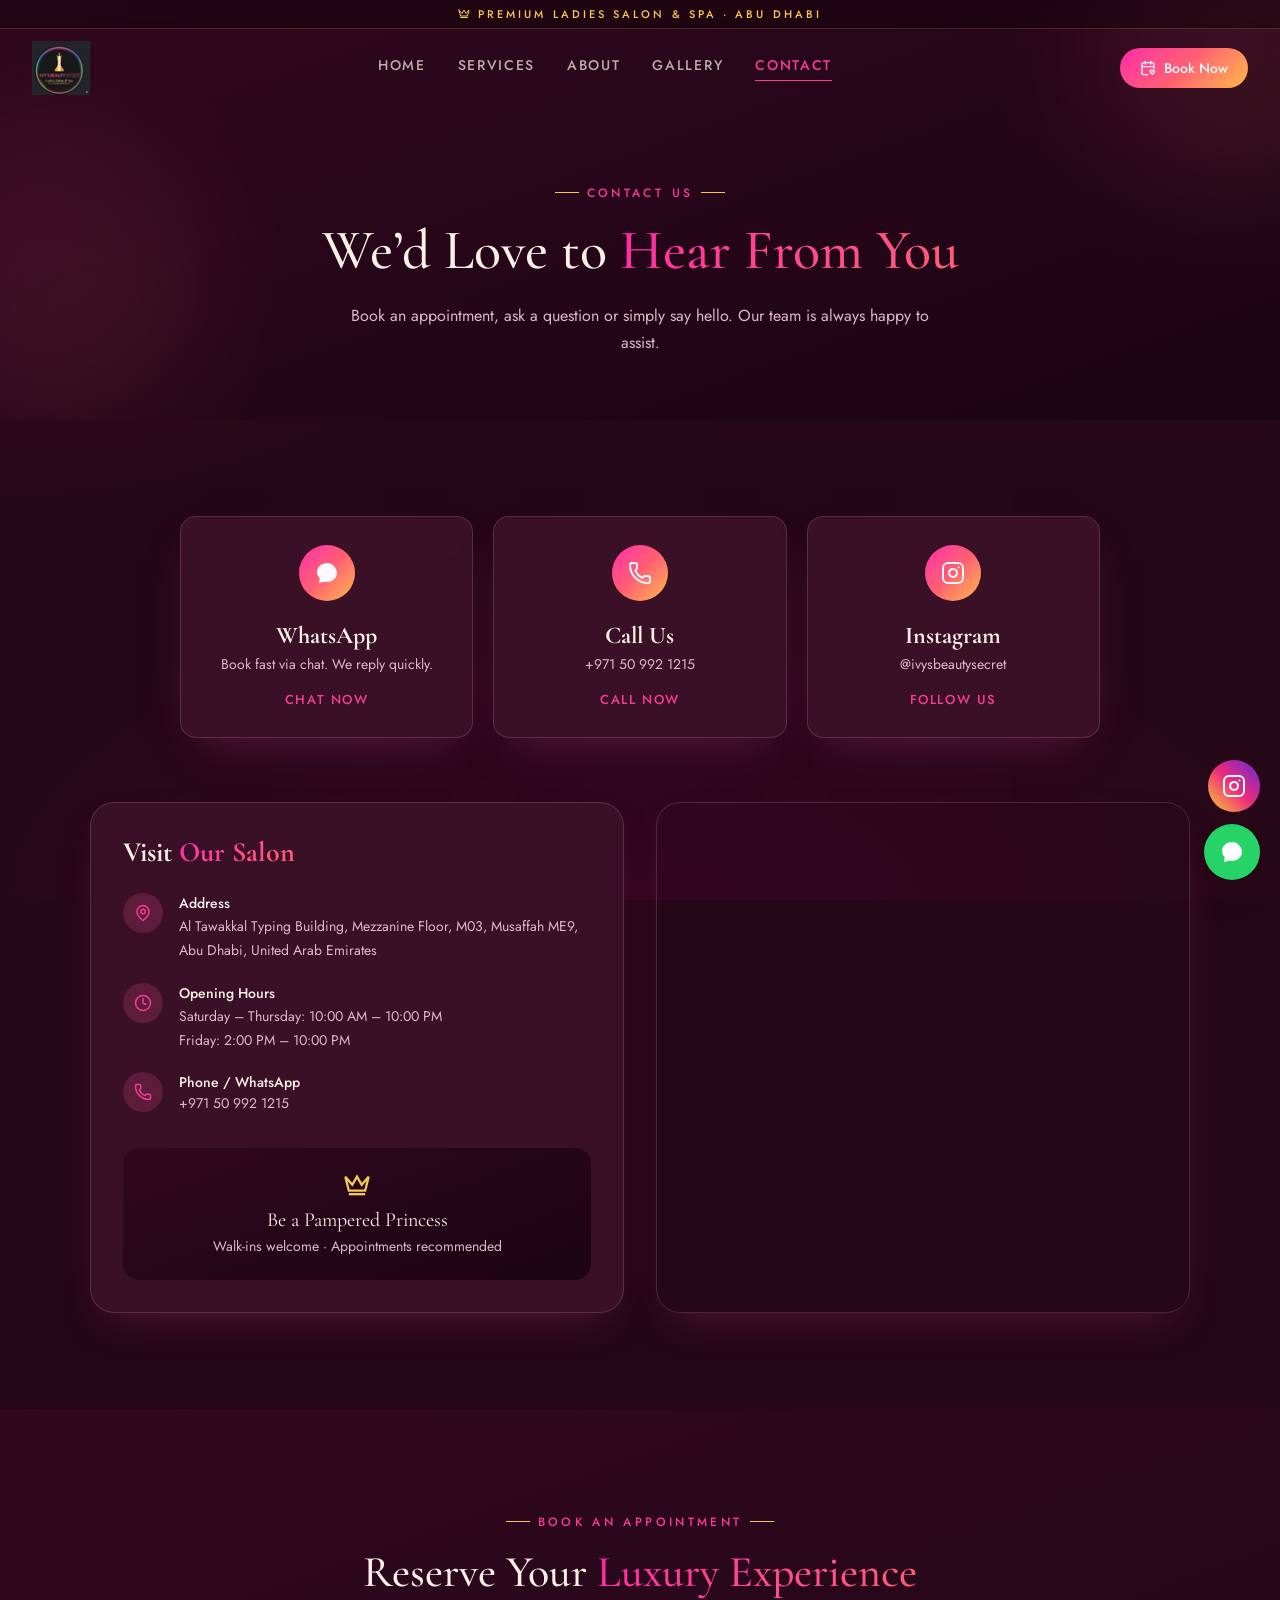
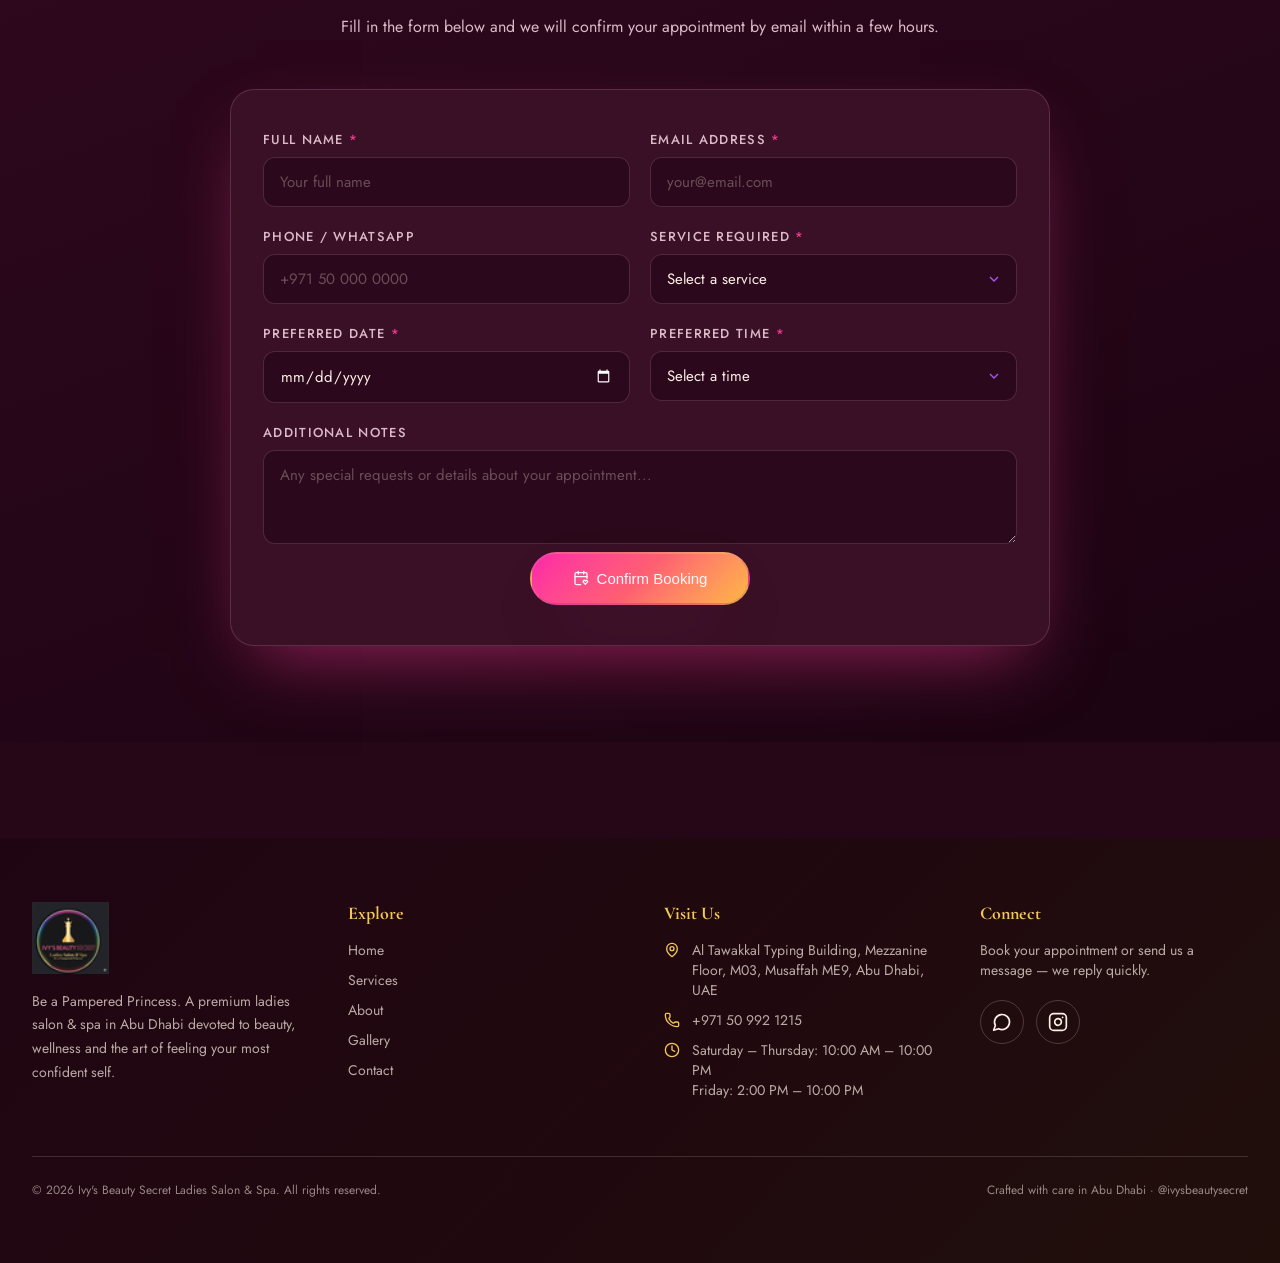
<file: contact (3).html>
<!DOCTYPE html>
<html lang="en">
<head>
<meta charset="UTF-8">
<meta name="viewport" content="width=device-width, initial-scale=1.0">
<title>Contact & Book | Ivy's Beauty Secret Ladies Salon Abu Dhabi</title>
<meta name="description" content="Book an appointment at Ivy's Beauty Secret Abu Dhabi.">
<link rel="icon" href="data:,">
<style>
@import url('https://fonts.googleapis.com/css2?family=Cormorant+Garamond:wght@400;500;600;700&family=Jost:wght@300;400;500;600&family=Great+Vibes&display=swap');

:root {
  --radius: 0.75rem;
  --background: oklch(0.19 0.055 350);
  --foreground: oklch(0.96 0.02 60);
  --card: oklch(0.25 0.07 351);
  --card-foreground: oklch(0.96 0.018 60);
  --primary: oklch(0.66 0.23 358);
  --primary-foreground: oklch(0.99 0.01 350);
  --secondary: oklch(0.34 0.1 355);
  --secondary-foreground: oklch(0.95 0.03 350);
  --muted-foreground: oklch(0.82 0.045 350);
  --accent: oklch(0.8 0.13 55);
  --border: oklch(0.74 0.09 350 / 0.22);
  --gold: oklch(0.85 0.14 88);
  --charcoal: oklch(0.12 0.035 350);
  --gradient-rose: linear-gradient(135deg, oklch(0.66 0.26 350), oklch(0.72 0.21 18), oklch(0.84 0.16 70));
  --gradient-soft: linear-gradient(160deg, oklch(0.22 0.07 351), oklch(0.16 0.05 345));
  --shadow-luxe: 0 30px 70px -25px oklch(0.66 0.23 358 / 0.55);
  --shadow-soft: 0 18px 45px -22px oklch(0.5 0.16 350 / 0.5);
  --font-display: "Cormorant Garamond", Georgia, serif;
  --font-body: "Jost", "Helvetica Neue", sans-serif;
  --font-script: "Great Vibes", cursive;
}

* { box-sizing: border-box; margin: 0; padding: 0; border-color: var(--border); }
html { scroll-behavior: smooth; }
img { max-width: 100%; display: block; }
a { text-decoration: none; color: inherit; }
ul { list-style: none; }

body {
  background-color: var(--background);
  background-image:
    radial-gradient(ellipse 80% 50% at 80% 0%, oklch(0.4 0.16 350 / 0.35), transparent 60%),
    radial-gradient(ellipse 70% 50% at 0% 30%, oklch(0.35 0.12 20 / 0.25), transparent 55%),
    radial-gradient(ellipse 90% 60% at 50% 100%, oklch(0.3 0.12 350 / 0.3), transparent 60%);
  background-attachment: fixed;
  color: var(--foreground);
  font-family: var(--font-body);
  -webkit-font-smoothing: antialiased;
  overflow-x: hidden;
}

h1, h2, h3, h4 { font-family: var(--font-display); }
.font-script { font-family: var(--font-script); }

.wrap { max-width: 1280px; margin: 0 auto; padding: 0 24px; }
@media (min-width: 640px) { .wrap { padding: 0 32px; } }

.text-gradient-rose {
  background: var(--gradient-rose);
  -webkit-background-clip: text;
  background-clip: text;
  -webkit-text-fill-color: transparent;
  background-size: 220% auto;
  animation: shimmer-sweep 6s linear infinite;
}
@keyframes shimmer-sweep { 0% { background-position: 0% center; } 100% { background-position: 220% center; } }

.bg-gradient-rose { background: var(--gradient-rose); }
.bg-gradient-soft { background: var(--gradient-soft); }
.shadow-luxe { box-shadow: var(--shadow-luxe); }
.shadow-soft { box-shadow: var(--shadow-soft); }
.tracking-luxe { letter-spacing: 0.28em; }

/* ============ Buttons ============ */
.btn {
  display: inline-flex; align-items: center; justify-content: center; gap: 8px;
  border-radius: 999px; padding: 14px 28px; font-size: 14px; font-weight: 500;
  transition: transform .3s ease, background .3s ease;
  white-space: nowrap;
}
.btn:hover { transform: scale(1.05); }
.btn-rose { background: var(--gradient-rose); color: var(--primary-foreground); box-shadow: var(--shadow-luxe); }
.btn-outline-gold {
  border: 1px solid oklch(0.85 0.14 88 / 0.4); background: oklch(0.12 0.035 350 / 0.3);
  color: var(--foreground); backdrop-filter: blur(8px);
}
.btn-outline-gold:hover { background: oklch(0.12 0.035 350 / 0.5); }
.btn-white { background: oklch(1 0 0 / 0.1); color: #fff; border: 1px solid oklch(1 0 0 / 0.3); }
.btn-white:hover { background: oklch(1 0 0 / 0.2); }
.btn svg { width: 16px; height: 16px; flex-shrink: 0; }

/* ============ Navbar ============ */
header.site-header {
  position: fixed; inset: 0 0 auto 0; z-index: 40; transition: all .5s ease;
  background: transparent;
}
header.site-header.scrolled { background: oklch(0.19 0.055 350 / 0.8); backdrop-filter: blur(20px); box-shadow: var(--shadow-soft); }

.announce {
  display: flex; align-items: center; justify-content: center; gap: 8px;
  border-bottom: 1px solid oklch(0.85 0.14 88 / 0.2); background: oklch(0.12 0.035 350 / 0.4);
  padding: 6px 16px; font-size: 11px; font-weight: 500; text-transform: uppercase;
  letter-spacing: 0.28em; color: var(--gold); backdrop-filter: blur(4px); text-align: center;
}
.announce svg { width: 12px; height: 12px; flex-shrink: 0; }

nav.navbar { display: flex; align-items: center; justify-content: space-between; padding: 12px 24px; max-width: 1280px; margin: 0 auto; }
@media (min-width: 640px) { nav.navbar { padding: 12px 32px; } }

.logo { display: flex; align-items: center; gap: 12px; }
.logo-mark {
  width: 44px; height: 44px; border-radius: 50%; flex-shrink: 0;
  background: var(--gradient-rose); display: flex; align-items: center; justify-content: center;
  box-shadow: var(--shadow-soft); ring: 1px solid oklch(0.85 0.14 88 / .4);
  border: 1px solid oklch(0.85 0.14 88 / 0.4);
}
.logo-mark svg { width: 22px; height: 22px; color: #fff; }
.logo-text { display: flex; flex-direction: column; line-height: 1.1; }
.logo-text .name { font-family: var(--font-display); font-size: 18px; font-weight: 600; letter-spacing: 0.02em; }
.logo-text .sub { font-size: 9.5px; text-transform: uppercase; letter-spacing: 0.28em; color: oklch(0.66 0.23 358 / 0.8); }

.nav-links { display: none; align-items: center; gap: 32px; }
@media (min-width: 1024px) { .nav-links { display: flex; } }
.nav-links a { font-size: 14px; font-weight: 500; text-transform: uppercase; letter-spacing: 0.12em; color: oklch(0.96 0.02 60 / 0.7); position: relative; transition: color .3s; padding-bottom: 6px; }
.nav-links a::after { content: ""; position: absolute; left: 0; bottom: 0; height: 1px; width: 0; background: var(--primary); transition: width .3s; }
.nav-links a:hover, .nav-links a.active { color: var(--primary); }
.nav-links a:hover::after, .nav-links a.active::after { width: 100%; }

.nav-actions { display: flex; align-items: center; gap: 8px; }
.book-now-desktop { display: none; }
@media (min-width: 640px) { .book-now-desktop { display: inline-flex; padding: 10px 20px; } }

.menu-btn { display: inline-flex; height: 40px; width: 40px; align-items: center; justify-content: center; border-radius: 50%; background: transparent; border: none; color: var(--foreground); cursor: pointer; }
.menu-btn:hover { background: var(--secondary); }
@media (min-width: 1024px) { .menu-btn { display: none; } }
.menu-btn svg { width: 22px; height: 22px; }

.mobile-panel {
  position: fixed; top: 0; right: 0; height: 100%; width: 82%; max-width: 360px;
  background: var(--background); border-left: 1px solid var(--border); z-index: 60;
  padding: 24px; transform: translateX(100%); transition: transform .4s ease;
  display: flex; flex-direction: column; overflow-y: auto;
}
.mobile-panel.open { transform: translateX(0); }
.mobile-overlay { position: fixed; inset: 0; background: oklch(0 0 0 / 0.5); z-index: 55; opacity: 0; pointer-events: none; transition: opacity .3s; }
.mobile-overlay.open { opacity: 1; pointer-events: auto; }
.mobile-panel .close-btn { align-self: flex-end; background: none; border: none; color: var(--foreground); cursor: pointer; padding: 8px; }
.mobile-panel .close-btn svg { width: 22px; height: 22px; }
.mobile-panel .mp-links { display: flex; flex-direction: column; gap: 4px; margin-top: 24px; }
.mobile-panel .mp-links a { border-radius: 8px; padding: 12px 16px; font-family: var(--font-display); font-size: 24px; color: oklch(0.96 0.02 60 / 0.8); transition: all .2s; }
.mobile-panel .mp-links a:hover, .mobile-panel .mp-links a.active { background: var(--secondary); color: var(--primary); }
.mobile-panel .btn { margin-top: 32px; width: 100%; padding: 14px; }

/* ============ Hero ============ */
.hero { position: relative; min-height: 100vh; display: flex; align-items: center; overflow: hidden; }
.hero-img { position: absolute; inset: 0 0 0 auto; height: 100%; width: 100%; object-fit: cover; object-position: 68% center; pointer-events: none; }
@media (min-width: 640px) { .hero-img { width: 64%; } }
@media (min-width: 1024px) { .hero-img { width: 55%; } }
.hero-overlay-1 { position: absolute; inset: 0; background: linear-gradient(to right, var(--background) 0%, oklch(0.19 0.055 350 / 0.9) 50%, oklch(0.19 0.055 350 / 0.2) 100%); }
@media (min-width: 640px) { .hero-overlay-1 { background: linear-gradient(to right, var(--background) 0%, oklch(0.19 0.055 350 / 0.7) 50%, transparent 100%); } }
.hero-overlay-2 { position: absolute; inset: 0; background: linear-gradient(to top, var(--background) 0%, oklch(0.19 0.055 350 / 0.3) 50%, oklch(0.19 0.055 350 / 0.6) 100%); }
.hero-overlay-3 { position: absolute; left: 0; right: 0; bottom: 0; height: 160px; background: linear-gradient(to top, var(--background), transparent); }
.hero-content { position: relative; max-width: 1280px; margin: 0 auto; padding: 112px 24px 56px; width: 100%; }
@media (min-width: 640px) { .hero-content { padding: 112px 32px 56px; } }
.hero-inner { max-width: 640px; }

.eyebrow-pill {
  display: inline-flex; align-items: center; gap: 8px; border-radius: 999px;
  border: 1px solid oklch(0.85 0.14 88 / 0.4); background: oklch(0.12 0.035 350 / 0.4);
  padding: 8px 16px; font-size: 11px; font-weight: 500; text-transform: uppercase;
  letter-spacing: 0.28em; color: var(--gold); box-shadow: var(--shadow-soft); backdrop-filter: blur(8px);
}
.eyebrow-pill svg { width: 14px; height: 14px; }

.hero h1 { margin-top: 24px; font-size: 44px; font-weight: 500; line-height: 1.05; }
@media (min-width: 640px) { .hero h1 { font-size: 64px; } }
.hero h1 .script-line { display: block; margin-top: 4px; font-family: var(--font-script); font-weight: 400; font-size: 52px; line-height: 1.1; }
@media (min-width: 640px) { .hero h1 .script-line { font-size: 76px; } }

.hero p.lead { margin-top: 24px; max-width: 420px; font-size: 16px; line-height: 1.7; color: var(--muted-foreground); }
@media (min-width: 640px) { .hero p.lead { font-size: 18px; } }

.hero-cta { margin-top: 36px; display: flex; flex-direction: column; gap: 12px; }
@media (min-width: 640px) { .hero-cta { flex-direction: row; } }

.trust-bar { margin-top: 40px; max-width: 540px; border-radius: 16px; border: 1px solid oklch(0.85 0.14 88 / 0.25); background: oklch(0.12 0.035 350 / 0.4); padding: 20px; box-shadow: var(--shadow-soft); backdrop-filter: blur(8px); }
.trust-bar-flex { display: flex; flex-direction: column; gap: 20px; }
@media (min-width: 640px) { .trust-bar-flex { flex-direction: row; align-items: center; gap: 24px; } }
.stars { display: flex; align-items: center; gap: 2px; }
.stars svg { width: 16px; height: 16px; fill: var(--gold); color: var(--gold); }
.trust-bar .rating-text { margin-top: 6px; font-size: 14px; font-weight: 500; }
.trust-bar .rating-sub { font-size: 12px; color: var(--muted-foreground); }
.trust-divider { display: none; height: 48px; width: 1px; background: oklch(0.85 0.14 88 / 0.25); }
@media (min-width: 640px) { .trust-divider { display: block; } }
.trust-features { display: grid; flex: 1; grid-template-columns: repeat(3, 1fr); gap: 12px; text-align: center; }
.trust-features .f { display: flex; flex-direction: column; align-items: center; gap: 6px; }
.trust-features svg { width: 20px; height: 20px; color: var(--gold); }
.trust-features span { font-size: 11px; font-weight: 500; line-height: 1.2; color: oklch(0.96 0.02 60 / 0.9); }

.hero p.script-tag { margin-top: 24px; text-align: center; font-family: var(--font-script); font-size: 26px; color: oklch(0.85 0.14 88 / 0.9); }
@media (min-width: 640px) { .hero p.script-tag { text-align: left; } }

/* float-up entrance */
.float-up { animation: float-up .9s cubic-bezier(.22,1,.36,1) both; }
@keyframes float-up { 0% { opacity: 0; transform: translateY(28px); } 100% { opacity: 1; transform: translateY(0); } }

/* ============ Reveal on scroll ============ */
.reveal { opacity: 0; transform: translateY(32px); transition: all .9s cubic-bezier(.22,1,.36,1); }
.reveal.visible { opacity: 1; transform: translateY(0); }

/* ============ Sections / headings ============ */
section { position: relative; }
.section-pad { padding: 96px 24px; }
@media (min-width: 640px) { .section-pad { padding: 96px 32px; } }

.section-heading { max-width: 640px; }
.section-heading.center { margin: 0 auto; text-align: center; }
.eyebrow {
  display: inline-flex; align-items: center; gap: 8px; font-size: 12px; font-weight: 500;
  text-transform: uppercase; letter-spacing: 0.28em; color: var(--primary);
}
.eyebrow .line { height: 1px; width: 24px; background: var(--gold); display: inline-block; }
.section-heading h2 { margin-top: 16px; font-size: 32px; font-weight: 500; line-height: 1.15; }
@media (min-width: 640px) { .section-heading h2 { font-size: 44px; } }
.section-heading p.subtitle { margin-top: 16px; font-size: 16px; line-height: 1.7; color: var(--muted-foreground); }

/* ============ Pillars / Cards ============ */
.pillars-section { position: relative; margin-top: -64px; z-index: 10; padding: 0 24px; }
@media (min-width: 640px) { .pillars-section { padding: 0 32px; } }
.grid-3 { max-width: 1100px; margin: 0 auto; display: grid; gap: 20px; }
@media (min-width: 768px) { .grid-3 { grid-template-columns: repeat(3, 1fr); } }
.card {
  height: 100%; border-radius: 16px; border: 1px solid var(--border); background: var(--card);
  padding: 28px; box-shadow: var(--shadow-soft); transition: transform .5s ease;
}
.card:hover { transform: translateY(-6px); }
.card-icon { display: flex; height: 48px; width: 48px; align-items: center; justify-content: center; border-radius: 50%; background: var(--gradient-rose); color: var(--primary-foreground); }
.card-icon svg { width: 20px; height: 20px; }
.card h3 { margin-top: 20px; font-size: 24px; font-weight: 500; }
.card p { margin-top: 8px; font-size: 14px; line-height: 1.7; color: var(--muted-foreground); }

/* ============ About/intro split ============ */
.split { max-width: 1280px; margin: 0 auto; display: grid; gap: 48px; align-items: center; }
@media (min-width: 1024px) { .split { grid-template-columns: 1fr 1fr; } }
.split img { border-radius: 24px; box-shadow: var(--shadow-luxe); width: 100%; }
.split-img-wrap { position: relative; }
.stat-badge {
  display: none; position: absolute; bottom: -24px; right: -16px; border-radius: 16px;
  border: 1px solid var(--border); background: oklch(0.25 0.07 351 / 0.95); padding: 20px;
  box-shadow: var(--shadow-luxe); backdrop-filter: blur(8px);
}
@media (min-width: 640px) { .stat-badge { display: block; } }
.stat-badge .num { font-family: var(--font-display); font-size: 30px; color: var(--primary); }
.stat-badge .label { font-size: 11px; text-transform: uppercase; letter-spacing: 0.05em; color: var(--muted-foreground); }
.split h2 { margin-top: 16px; font-size: 32px; font-weight: 500; line-height: 1.15; }
@media (min-width: 640px) { .split h2 { font-size: 44px; } }
.split p { margin-top: 18px; font-size: 16px; line-height: 1.7; color: var(--muted-foreground); }
.text-link { margin-top: 28px; display: inline-flex; align-items: center; gap: 8px; font-size: 14px; font-weight: 500; text-transform: uppercase; letter-spacing: 0.12em; color: var(--primary); transition: color .3s; }
.text-link:hover { color: var(--foreground); }
.text-link svg { width: 16px; height: 16px; }

/* ============ Services preview grid ============ */
.grid-4 { max-width: 1100px; margin: 56px auto 0; display: grid; gap: 24px; }
@media (min-width: 640px) { .grid-4 { grid-template-columns: repeat(2, 1fr); } }
@media (min-width: 1024px) { .grid-4 { grid-template-columns: repeat(4, 1fr); } }
.service-card { display: block; overflow: hidden; border-radius: 16px; border: 1px solid var(--border); background: var(--card); box-shadow: var(--shadow-soft); transition: all .5s ease; }
.service-card:hover { transform: translateY(-6px); box-shadow: var(--shadow-luxe); }
.service-card .img-wrap { position: relative; aspect-ratio: 4/5; overflow: hidden; }
.service-card .img-wrap img { height: 100%; width: 100%; object-fit: cover; transition: transform .7s ease; }
.service-card:hover .img-wrap img { transform: scale(1.1); }
.service-card .img-overlay { position: absolute; inset: 0; background: linear-gradient(to top, oklch(0.12 0.035 350 / 0.7), transparent); }
.service-card .img-wrap h3 { position: absolute; bottom: 16px; left: 20px; color: #fff; font-size: 22px; font-weight: 500; }
.service-card p { padding: 16px 20px; font-size: 14px; line-height: 1.7; color: var(--muted-foreground); }
.center-cta { margin-top: 48px; text-align: center; }

/* ============ Category list ============ */
.grid-list3 { max-width: 950px; margin: 48px auto 0; display: grid; gap: 16px; }
@media (min-width: 640px) { .grid-list3 { grid-template-columns: repeat(2, 1fr); } }
@media (min-width: 1024px) { .grid-list3 { grid-template-columns: repeat(3, 1fr); } }
.list-card { display: flex; height: 100%; align-items: flex-start; gap: 16px; border-radius: 16px; border: 1px solid var(--border); background: var(--card); padding: 20px; transition: border-color .3s; }
.list-card:hover { border-color: oklch(0.66 0.23 358 / 0.4); }
.list-card .icon { display: flex; height: 44px; width: 44px; flex-shrink: 0; align-items: center; justify-content: center; border-radius: 50%; background: var(--secondary); color: var(--primary); }
.list-card .icon svg { width: 20px; height: 20px; }
.list-card h3 { font-size: 20px; font-weight: 500; }
.list-card p { margin-top: 4px; font-size: 14px; line-height: 1.7; color: var(--muted-foreground); }

/* ============ Testimonials ============ */
.grid-testi { max-width: 1100px; margin: 56px auto 0; display: grid; gap: 24px; }
@media (min-width: 768px) { .grid-testi { grid-template-columns: repeat(3, 1fr); } }
.testi-card { display: flex; height: 100%; flex-direction: column; border-radius: 16px; border: 1px solid var(--border); background: var(--card); padding: 28px; box-shadow: var(--shadow-soft); }
.testi-card .stars { gap: 4px; }
.testi-card blockquote { margin-top: 16px; flex: 1; font-family: var(--font-display); font-size: 20px; font-style: italic; line-height: 1.6; }
.testi-card figcaption { margin-top: 20px; font-size: 13px; font-weight: 500; text-transform: uppercase; letter-spacing: 0.05em; color: var(--primary); }

/* ============ CTA banner ============ */
.cta-banner { position: relative; max-width: 1100px; margin: 0 auto; overflow: hidden; border-radius: 32px; background: var(--charcoal); padding: 64px 32px; text-align: center; box-shadow: var(--shadow-luxe); }
@media (min-width: 640px) { .cta-banner { padding: 80px 64px; } }
.cta-banner::before { content: ""; position: absolute; inset: 0; opacity: 0.2; background: var(--gradient-rose); }
.cta-banner-content { position: relative; }
.cta-banner svg.crown { width: 40px; height: 40px; color: var(--gold); margin: 0 auto; display: block; }
.cta-banner h2 { margin-top: 20px; font-size: 32px; font-weight: 500; color: #fff; }
@media (min-width: 640px) { .cta-banner h2 { font-size: 44px; } }
.cta-banner p { margin: 16px auto 0; max-width: 540px; font-size: 16px; line-height: 1.7; color: oklch(1 0 0 / 0.8); }
.cta-banner .cta-actions { margin-top: 32px; display: flex; flex-direction: column; align-items: center; justify-content: center; gap: 12px; }
@media (min-width: 640px) { .cta-banner .cta-actions { flex-direction: row; } }

/* ============ Footer ============ */
footer.site-footer { position: relative; margin-top: 96px; overflow: hidden; background: var(--charcoal); color: var(--foreground); }
footer.site-footer::before { content: ""; position: absolute; inset: 0; opacity: 0.07; background: var(--gradient-rose); }
.footer-inner { position: relative; max-width: 1280px; margin: 0 auto; padding: 64px 24px; }
@media (min-width: 640px) { .footer-inner { padding: 64px 32px; } }
.footer-grid { display: grid; gap: 48px; }
@media (min-width: 768px) { .footer-grid { grid-template-columns: repeat(2, 1fr); } }
@media (min-width: 1024px) { .footer-grid { grid-template-columns: repeat(4, 1fr); } }
.footer-grid p.tagline { margin-top: 20px; max-width: 280px; font-size: 14px; line-height: 1.7; color: oklch(0.96 0.02 60 / 0.7); }
.footer-grid h4 { font-size: 18px; color: var(--gold); }
.footer-grid ul { margin-top: 16px; display: flex; flex-direction: column; gap: 10px; font-size: 14px; }
.footer-grid ul a { color: oklch(0.96 0.02 60 / 0.7); transition: color .3s; }
.footer-grid ul a:hover { color: var(--gold); }
.footer-contact { margin-top: 16px; display: flex; flex-direction: column; gap: 12px; font-size: 14px; color: oklch(0.96 0.02 60 / 0.7); }
.footer-contact li { display: flex; gap: 12px; }
.footer-contact svg { margin-top: 2px; width: 16px; height: 16px; flex-shrink: 0; color: var(--gold); }
.footer-contact a:hover { color: var(--gold); }
.footer-connect p { margin-top: 16px; font-size: 14px; color: oklch(0.96 0.02 60 / 0.7); }
.footer-socials { margin-top: 20px; display: flex; gap: 12px; }
.footer-socials a { display: flex; height: 44px; width: 44px; align-items: center; justify-content: center; border-radius: 50%; border: 1px solid oklch(0.96 0.02 60 / 0.2); transition: all .3s; }
.footer-socials a:hover { background: var(--gold); color: var(--charcoal); }
.footer-socials svg { width: 20px; height: 20px; }
.footer-bottom { margin-top: 56px; display: flex; flex-direction: column; align-items: center; justify-content: space-between; gap: 12px; border-top: 1px solid oklch(0.96 0.02 60 / 0.15); padding-top: 24px; font-size: 12px; color: oklch(0.96 0.02 60 / 0.55); text-align: center; }
@media (min-width: 640px) { .footer-bottom { flex-direction: row; text-align: left; } }

/* ============ Floating actions ============ */
.floating-actions { position: fixed; bottom: 20px; right: 20px; z-index: 50; display: flex; flex-direction: column; align-items: flex-end; gap: 12px; }
.fab { display: flex; align-items: center; justify-content: center; border-radius: 50%; color: #fff; box-shadow: var(--shadow-luxe); transition: transform .3s ease; }
.fab:hover { transform: scale(1.1); }
.fab svg { width: 24px; height: 24px; }
.fab-ig { width: 52px; height: 52px; background: linear-gradient(45deg, #f9ce34, #ee2a7b, #6228d7); animation: instagram-pulse 2s ease-out infinite; }
.fab-wa { width: 56px; height: 56px; background-color: #25D366; animation: whatsapp-pulse 2s ease-out infinite; }
@keyframes whatsapp-pulse { 0% { box-shadow: 0 0 14px 2px oklch(0.75 0.18 150 / 0.75), 0 0 0 0 oklch(0.75 0.18 150 / 0.6); } 70% { box-shadow: 0 0 22px 6px oklch(0.75 0.18 150 / 0.55), 0 0 0 18px oklch(0.75 0.18 150 / 0); } 100% { box-shadow: 0 0 14px 2px oklch(0.75 0.18 150 / 0.75), 0 0 0 0 oklch(0.75 0.18 150 / 0); } }
@keyframes instagram-pulse { 0% { box-shadow: 0 0 14px 2px oklch(0.62 0.25 0 / 0.7), 0 0 0 0 oklch(0.62 0.25 0 / 0.55); } 70% { box-shadow: 0 0 24px 6px oklch(0.62 0.25 0 / 0.5), 0 0 0 16px oklch(0.62 0.25 0 / 0); } 100% { box-shadow: 0 0 14px 2px oklch(0.62 0.25 0 / 0.7), 0 0 0 0 oklch(0.62 0.25 0 / 0); } }

/* ============ Ambient petals/glitter ============ */
.sparkle-field { position: fixed; inset: 0; z-index: 35; pointer-events: none; overflow: hidden; }
.sparkle-field .petal, .sparkle-field .glitter { position: absolute; top: -8%; will-change: transform, opacity; }
.sparkle-field .petal {
  border-radius: 76% 24% 70% 30% / 30% 70% 30% 70%;
  background: radial-gradient(circle at 30% 25%, oklch(0.95 0.07 350 / 0.95), transparent 60%), linear-gradient(135deg, oklch(0.82 0.16 355), oklch(0.66 0.22 0));
  filter: blur(0.2px) drop-shadow(0 2px 6px oklch(0.5 0.18 350 / 0.5));
  animation-name: petal-fall; animation-timing-function: cubic-bezier(.45,0,.55,1); animation-iteration-count: infinite;
}
.sparkle-field .glitter {
  background: linear-gradient(135deg, oklch(0.99 0.04 95), oklch(0.86 0.15 88));
  clip-path: polygon(50% 0%, 60% 40%, 100% 50%, 60% 60%, 50% 100%, 40% 60%, 0% 50%, 40% 40%);
  filter: drop-shadow(0 0 6px oklch(0.9 0.14 90 / 0.9));
  animation-name: glitter-twinkle; animation-timing-function: ease-in-out; animation-iteration-count: infinite;
}
@keyframes petal-fall { 0% { transform: translate3d(0,-12vh,0) rotate(0deg); opacity: 0; } 8% { opacity: var(--o,.85); } 50% { transform: translate3d(var(--sway,36px),52vh,0) rotate(calc(var(--spin,360deg) * .5)); } 92% { opacity: var(--o,.85); } 100% { transform: translate3d(calc(var(--sway,36px) * -1),114vh,0) rotate(var(--spin,360deg)); opacity: 0; } }
@keyframes glitter-twinkle { 0%, 100% { transform: translate3d(0,0,0) scale(.2) rotate(0deg); opacity: 0; } 40% { opacity: 1; } 50% { transform: translate3d(var(--gx,0),var(--gy,12px),0) scale(1) rotate(35deg); opacity: 1; } 60% { opacity: .85; } }
@media (prefers-reduced-motion: reduce) { .sparkle-field { display: none; } .reveal { opacity: 1; transform: none; } .float-up { animation: none; opacity: 1; } }

/* ============ Page header ============ */
.page-header { position: relative; overflow: hidden; padding: 144px 24px 64px; }
@media (min-width: 640px) { .page-header { padding: 176px 32px 64px; } }
.page-header.no-img { background: var(--gradient-soft); }
.page-header.no-img::before { content: ""; position: absolute; right: -96px; top: -96px; height: 288px; width: 288px; border-radius: 50%; background: var(--gradient-rose); opacity: 0.1; filter: blur(60px); }
.page-header.no-img::after { content: ""; position: absolute; left: -96px; bottom: 0; height: 288px; width: 288px; border-radius: 50%; background: var(--gradient-rose); opacity: 0.1; filter: blur(60px); }
.page-header .ph-img { position: absolute; inset: 0; height: 100%; width: 100%; object-fit: cover; }
.page-header .ph-overlay-1 { position: absolute; inset: 0; background: linear-gradient(to right, oklch(0.12 0.035 350 / 0.85), oklch(0.12 0.035 350 / 0.55), oklch(0.12 0.035 350 / 0.25)); }
.page-header .ph-overlay-2 { position: absolute; inset: 0; background: linear-gradient(to top, oklch(0.19 0.055 350 / 0.6), transparent, transparent); }
.page-header-inner { position: relative; max-width: 720px; margin: 0 auto; text-align: center; }
.page-header h1 { margin-top: 16px; font-size: 40px; font-weight: 500; line-height: 1.15; color: var(--foreground); }
.page-header.has-img h1 { color: #fff; }
@media (min-width: 640px) { .page-header h1 { font-size: 56px; } }
.page-header .ph-eyebrow { color: var(--primary); }
.page-header.has-img .ph-eyebrow { color: var(--gold); }
.page-header p.ph-sub { margin: 20px auto 0; max-width: 600px; font-size: 16px; line-height: 1.7; color: var(--muted-foreground); }
.page-header.has-img p.ph-sub { color: oklch(1 0 0 / 0.85); }
.page-header .ph-children { margin-top: 32px; }

/* ============ Services page list ============ */
.service-block { max-width: 950px; margin: 0 auto; }
.service-block + .service-block { margin-top: 64px; }
.service-block-head { display: flex; flex-direction: column; gap: 4px; border-bottom: 1px solid var(--border); padding-bottom: 20px; }
.service-block-head .num { display: inline-flex; align-items: center; gap: 8px; font-size: 12px; font-weight: 500; text-transform: uppercase; letter-spacing: 0.28em; color: var(--primary); }
.service-block-head .num svg { width: 14px; height: 14px; color: var(--gold); }
.service-block-head h2 { font-size: 28px; }
@media (min-width: 640px) { .service-block-head h2 { font-size: 34px; } }
.service-block-head p { margin-top: 4px; max-width: 600px; font-size: 14px; line-height: 1.7; color: var(--muted-foreground); }
.svc-list { margin-top: 24px; display: grid; gap: 12px; }
@media (min-width: 640px) { .svc-list { grid-template-columns: repeat(2, 1fr); } }
@media (min-width: 1024px) { .svc-list { grid-template-columns: repeat(3, 1fr); } }
.svc-list li { display: flex; align-items: center; gap: 12px; border-radius: 12px; border: 1px solid var(--border); background: var(--card); padding: 12px 16px; font-size: 14px; transition: border-color .3s; }
.svc-list li:hover { border-color: oklch(0.66 0.23 358 / 0.4); }
.svc-list li .check { display: flex; height: 24px; width: 24px; flex-shrink: 0; align-items: center; justify-content: center; border-radius: 50%; background: var(--secondary); color: var(--primary); }
.svc-list li .check svg { width: 14px; height: 14px; }

.info-banner { margin: 80px auto 0; max-width: 680px; border-radius: 24px; border: 1px solid var(--border); background: var(--gradient-soft); padding: 40px; text-align: center; box-shadow: var(--shadow-soft); }
.info-banner h3 { font-size: 28px; }
.info-banner p { margin: 12px auto 0; max-width: 480px; font-size: 14px; line-height: 1.7; color: var(--muted-foreground); }
.info-banner .btn { margin-top: 28px; }

/* ============ Gallery ============ */
.gallery-grid { max-width: 1100px; margin: 0 auto; display: grid; grid-template-columns: repeat(2, 1fr); grid-auto-rows: 230px; gap: 16px; }
@media (min-width: 1024px) { .gallery-grid { grid-template-columns: repeat(3, 1fr); } }
.gallery-item { position: relative; height: 100%; width: 100%; overflow: hidden; border-radius: 16px; box-shadow: var(--shadow-soft); }
.gallery-item.tall { grid-row: span 2; }
.gallery-item img { height: 100%; width: 100%; object-fit: cover; transition: transform .7s ease; }
.gallery-item:hover img { transform: scale(1.1); }
.gallery-item .g-overlay { position: absolute; inset: 0; background: linear-gradient(to top, oklch(0.12 0.035 350 / 0.7), transparent 60%); opacity: 0.7; transition: opacity .5s; }
.gallery-item:hover .g-overlay { opacity: 0.9; }
.gallery-item span { position: absolute; bottom: 16px; left: 16px; font-family: var(--font-display); font-size: 20px; color: #fff; }

/* ============ Contact ============ */
.contact-cards { max-width: 920px; margin: 0 auto; display: grid; gap: 20px; }
@media (min-width: 640px) { .contact-cards { grid-template-columns: repeat(3, 1fr); } }
.contact-card { display: flex; height: 100%; flex-direction: column; align-items: center; border-radius: 16px; border: 1px solid var(--border); background: var(--card); padding: 28px; text-align: center; box-shadow: var(--shadow-soft); transition: all .5s ease; }
.contact-card:hover { transform: translateY(-6px); box-shadow: var(--shadow-luxe); }
.contact-card .icon { display: flex; height: 56px; width: 56px; align-items: center; justify-content: center; border-radius: 50%; background: var(--gradient-rose); color: var(--primary-foreground); }
.contact-card .icon svg { width: 24px; height: 24px; }
.contact-card h3 { margin-top: 20px; font-size: 24px; }
.contact-card p { margin-top: 4px; font-size: 14px; color: var(--muted-foreground); }
.contact-card .cta { margin-top: 16px; font-size: 13px; font-weight: 500; text-transform: uppercase; letter-spacing: 0.12em; color: var(--primary); }

.contact-split { max-width: 1100px; margin: 64px auto 0; display: grid; gap: 32px; }
@media (min-width: 1024px) { .contact-split { grid-template-columns: 1fr 1fr; } }
.visit-card { border-radius: 24px; border: 1px solid var(--border); background: var(--card); padding: 32px; box-shadow: var(--shadow-soft); }
.visit-card h3 { font-size: 28px; }
.visit-list { margin-top: 24px; display: flex; flex-direction: column; gap: 20px; font-size: 14px; }
.visit-list li { display: flex; gap: 16px; }
.visit-list .icon { display: flex; height: 40px; width: 40px; flex-shrink: 0; align-items: center; justify-content: center; border-radius: 50%; background: var(--secondary); color: var(--primary); }
.visit-list .icon svg { width: 18px; height: 18px; }
.visit-list .label { font-weight: 500; }
.visit-list .val { margin-top: 2px; line-height: 1.7; color: var(--muted-foreground); }
.visit-list a.val:hover { color: var(--primary); }
.visit-footer-note { margin-top: 32px; border-radius: 16px; background: var(--gradient-soft); padding: 24px; text-align: center; }
.visit-footer-note svg.crown { width: 28px; height: 28px; color: var(--gold); margin: 0 auto; display: block; }
.visit-footer-note p.tag { margin-top: 8px; font-family: var(--font-display); font-size: 20px; }
.visit-footer-note p.sub { margin-top: 4px; font-size: 14px; color: var(--muted-foreground); }
.map-wrap { height: 100%; min-height: 420px; overflow: hidden; border-radius: 24px; border: 1px solid var(--border); box-shadow: var(--shadow-soft); }
.map-wrap iframe { height: 100%; min-height: 420px; width: 100%; border: 0; }


/* ===== Logo image — show full circular logo, no crop ===== */
.logo-link { display:flex; align-items:center; text-decoration:none; }
.logo-img {
  height: 54px;
  width: auto;
  object-fit: contain;
  flex-shrink: 0;
  display: block;
  border-radius: 0;
  border: none;
  box-shadow: none;
  background: transparent;
}
.footer-logo-img { height: 72px; }

/* ===== Booking form ===== */
.booking-form-wrap { position:relative; max-width:820px; margin:48px auto 0; border-radius:24px; border:1px solid var(--border); background:var(--card); padding:40px 32px; box-shadow:var(--shadow-luxe); }
@media (max-width:640px) { .booking-form-wrap { padding:28px 20px; } }
.form-grid { display:grid; grid-template-columns:1fr; gap:20px; }
@media (min-width:640px) { .form-grid { grid-template-columns:1fr 1fr; } }
.form-group { display:flex; flex-direction:column; gap:8px; }
.form-group-full { grid-column:1 / -1; }
.form-group label { font-size:13px; font-weight:500; text-transform:uppercase; letter-spacing:.1em; color:var(--muted-foreground); }
.req { color:var(--primary); }
.form-group input, .form-group select, .form-group textarea {
  background:oklch(0.19 0.055 350 / 0.7); border:1px solid var(--border);
  border-radius:12px; color:var(--foreground); font-family:var(--font-body);
  font-size:15px; padding:13px 16px; transition:border-color .3s, box-shadow .3s;
  outline:none; width:100%;
}
.form-group input::placeholder, .form-group textarea::placeholder { color:oklch(0.96 0.02 60 / 0.3); }
.form-group input:focus, .form-group select:focus, .form-group textarea:focus { border-color:var(--primary); box-shadow:0 0 0 3px oklch(0.66 0.23 358 / 0.18); }
.form-group select { appearance:none; background-image:url("data:image/svg+xml,%3Csvg xmlns='http://www.w3.org/2000/svg' width='16' height='16' viewBox='0 0 24 24' fill='none' stroke='%23a855f7' stroke-width='2'%3E%3Cpath d='m6 9 6 6 6-6'/%3E%3C/svg%3E"); background-repeat:no-repeat; background-position:right 14px center; padding-right:40px; cursor:pointer; }
.form-group select option { background:oklch(0.19 0.055 350); }
.form-group input[type="date"] { color-scheme:dark; }
.form-group textarea { resize:vertical; min-height:88px; }

/* ===== Success popup ===== */
.booking-success { position:fixed; inset:0; z-index:200; display:flex; align-items:center; justify-content:center; padding:24px; background:oklch(0 0 0 / 0.65); backdrop-filter:blur(8px); opacity:0; pointer-events:none; transition:opacity .4s ease; }
.booking-success.open { opacity:1; pointer-events:auto; }
.booking-success-card { position:relative; max-width:480px; width:100%; border-radius:28px; border:1px solid oklch(0.85 0.14 88 / 0.35); background:var(--card); padding:44px 36px; text-align:center; box-shadow:var(--shadow-luxe); animation:pop-in .5s cubic-bezier(.34,1.56,.64,1) both; }
@media (max-width:480px) { .booking-success-card { padding:36px 24px; } }
@keyframes pop-in { 0% { transform:scale(.75); opacity:0; } 100% { transform:scale(1); opacity:1; } }
.bs-icon { display:flex; height:68px; width:68px; align-items:center; justify-content:center; border-radius:50%; background:var(--gradient-rose); color:#fff; margin:0 auto 20px; box-shadow:var(--shadow-luxe); }
.bs-icon svg { width:30px; height:30px; }
.booking-success-card h3 { font-size:30px; font-weight:500; }
.bs-script { margin-top:4px; font-size:26px; color:var(--gold); }
.booking-success-card p { margin-top:14px; font-size:15px; line-height:1.7; color:var(--muted-foreground); }
.bs-note { font-size:12px !important; margin-top:8px !important; color:oklch(0.85 0.14 88 / 0.8) !important; text-transform:uppercase; letter-spacing:.08em; }
.bs-actions { margin-top:28px; display:flex; flex-direction:column; gap:12px; }
@media (min-width:420px) { .bs-actions { flex-direction:row; justify-content:center; } }

/* ===== Contact card cta — no arrow ===== */
.contact-card .cta { margin-top:16px; font-size:13px; font-weight:500; text-transform:uppercase; letter-spacing:.12em; color:var(--primary); display:inline-block; }
.contact-card .cta svg { display:none; }

</style>
</head>
<body>
<div class="sparkle-field" aria-hidden="true"></div>
<header class="site-header">
    <div class="announce"><svg viewBox="0 0 24 24" fill="none" stroke="currentColor" stroke-width="2" stroke-linecap="round" stroke-linejoin="round"><path d="m2 4 3 12h14l3-12-6 7-4-7-4 7-6-7Z"/><path d="M5 19h14"/></svg><span>Premium Ladies Salon &amp; Spa &middot; Abu Dhabi</span></div>
    <nav class="navbar">
      <a href="index.html" class="logo-link">
      <img src="[data-uri]" alt="Ivy's Beauty Secret" class="logo-img">
    </a>
      <div class="nav-links">
          <a href="index.html">Home</a>
          <a href="services.html">Services</a>
          <a href="about.html">About</a>
          <a href="gallery.html">Gallery</a>
          <a href="contact.html" class="active">Contact</a>
      </div>
      <div class="nav-actions">
        <a href="contact.html#booking" class="btn btn-rose book-now-desktop"><svg viewBox="0 0 24 24" fill="none" stroke="currentColor" stroke-width="2" stroke-linecap="round" stroke-linejoin="round"><path d="M21 12.5V6a2 2 0 0 0-2-2H5a2 2 0 0 0-2 2v14a2 2 0 0 0 2 2h6.5"/><path d="M16 2v4"/><path d="M8 2v4"/><path d="M3 10h18"/><path d="M21.29 18.6c.7-.7.7-1.8 0-2.5-.7-.7-1.8-.7-2.5 0l-.3.3-.3-.3c-.7-.7-1.8-.7-2.5 0-.7.7-.7 1.8 0 2.5l2.8 2.8 2.8-2.8Z"/></svg>Book Now</a>
        <button class="menu-btn" aria-label="Open menu"><svg viewBox="0 0 24 24" fill="none" stroke="currentColor" stroke-width="2" stroke-linecap="round" stroke-linejoin="round"><path d="M4 12h16"/><path d="M4 6h16"/><path d="M4 18h16"/></svg></button>
      </div>
    </nav>
  </header>
  <div class="mobile-overlay"></div>
  <div class="mobile-panel">
    <button class="close-btn" aria-label="Close menu"><svg viewBox="0 0 24 24" fill="none" stroke="currentColor" stroke-width="2" stroke-linecap="round" stroke-linejoin="round"><path d="M18 6 6 18"/><path d="m6 6 12 12"/></svg></button>
    <a href="index.html" class="logo-link">
      <img src="[data-uri]" alt="Ivy's Beauty Secret" class="logo-img">
    </a>
    <div class="mp-links">
            <a href="index.html">Home</a>
            <a href="services.html">Services</a>
            <a href="about.html">About</a>
            <a href="gallery.html">Gallery</a>
            <a href="contact.html" class="active">Contact</a>
    </div>
    <a href="contact.html#booking" class="btn btn-rose"><svg viewBox="0 0 24 24" fill="none" stroke="currentColor" stroke-width="2" stroke-linecap="round" stroke-linejoin="round"><path d="M21 12.5V6a2 2 0 0 0-2-2H5a2 2 0 0 0-2 2v14a2 2 0 0 0 2 2h6.5"/><path d="M16 2v4"/><path d="M8 2v4"/><path d="M3 10h18"/><path d="M21.29 18.6c.7-.7.7-1.8 0-2.5-.7-.7-1.8-.7-2.5 0l-.3.3-.3-.3c-.7-.7-1.8-.7-2.5 0-.7.7-.7 1.8 0 2.5l2.8 2.8 2.8-2.8Z"/></svg>Book an Appointment</a>
  </div>
<main>
<section class="page-header no-img">
    <div class="page-header-inner">
      <span class="ph-eyebrow eyebrow"><span class="line"></span>Contact Us<span class="line"></span></span>
      <h1>We&rsquo;d Love to <span class='text-gradient-rose'>Hear From You</span></h1>
      <p class="ph-sub">Book an appointment, ask a question or simply say hello. Our team is always happy to assist.</p>
      
    </div>
  </section>
<section class="section-pad"><div class="wrap">
  <div class="contact-cards">
    <div class="contact-card reveal">
      <div class="icon"><svg viewBox="0 0 24 24" fill="currentColor" stroke="none"><path d="M12 2C6.48 2 2 6.04 2 11c0 2.4 1.05 4.58 2.78 6.2L4 22l5.13-1.35C10.05 20.87 11 21 12 21c5.52 0 10-4.04 10-9S17.52 2 12 2Z"/></svg></div>
      <h3>WhatsApp</h3>
      <p>Book fast via chat. We reply quickly.</p>
      <a href="https://wa.me/971509921215?text=Hello%20Ivy's%20Beauty%20Secret%2C%20I%20would%20like%20to%20book%20an%20appointment." target="_blank" rel="noopener noreferrer" class="cta">Chat Now</a>
    </div>
    <div class="contact-card reveal" style="transition-delay:.15s">
      <div class="icon"><svg viewBox="0 0 24 24" fill="none" stroke="currentColor" stroke-width="2" stroke-linecap="round" stroke-linejoin="round"><path d="M13.832 16.568a1 1 0 0 0 1.213-.303l.355-.465A2 2 0 0 1 17 15h3a2 2 0 0 1 2 2v3a2 2 0 0 1-2 2A18 18 0 0 1 2 4a2 2 0 0 1 2-2h3a2 2 0 0 1 2 2v3a2 2 0 0 1-.8 1.6l-.468.351a1 1 0 0 0-.292 1.233 14 14 0 0 0 6.392 6.384"/></svg></div>
      <h3>Call Us</h3>
      <p>+971 50 992 1215</p>
      <a href="tel:+971509921215" class="cta">Call Now</a>
    </div>
    <div class="contact-card reveal" style="transition-delay:.3s">
      <div class="icon"><svg viewBox="0 0 24 24" fill="none" stroke="currentColor" stroke-width="2" stroke-linecap="round" stroke-linejoin="round"><rect width="20" height="20" x="2" y="2" rx="5" ry="5"/><path d="M16 11.37A4 4 0 1 1 12.63 8 4 4 0 0 1 16 11.37z"/><line x1="17.5" x2="17.51" y1="6.5" y2="6.5"/></svg></div>
      <h3>Instagram</h3>
      <p>@ivysbeautysecret</p>
      <a href="https://www.instagram.com/ivysbeautysecret/?hl=en" target="_blank" rel="noopener noreferrer" class="cta">Follow Us</a>
    </div>
  </div>

  <div class="contact-split">
    <div class="visit-card reveal">
      <h3>Visit <span class="text-gradient-rose">Our Salon</span></h3>
      <ul class="visit-list">
        <li><div class="icon"><svg viewBox="0 0 24 24" fill="none" stroke="currentColor" stroke-width="2" stroke-linecap="round" stroke-linejoin="round"><path d="M20 10c0 6-8 12-8 12s-8-6-8-12a8 8 0 0 1 16 0Z"/><circle cx="12" cy="10" r="3"/></svg></div><div><div class="label">Address</div><div class="val">Al Tawakkal Typing Building, Mezzanine Floor, M03, Musaffah ME9, Abu Dhabi, United Arab Emirates</div></div></li>
        <li><div class="icon"><svg viewBox="0 0 24 24" fill="none" stroke="currentColor" stroke-width="2" stroke-linecap="round" stroke-linejoin="round"><circle cx="12" cy="12" r="10"/><polyline points="12 6 12 12 16 14"/></svg></div><div><div class="label">Opening Hours</div><div class="val">Saturday &ndash; Thursday: 10:00 AM &ndash; 10:00 PM<br>Friday: 2:00 PM &ndash; 10:00 PM</div></div></li>
        <li><div class="icon"><svg viewBox="0 0 24 24" fill="none" stroke="currentColor" stroke-width="2" stroke-linecap="round" stroke-linejoin="round"><path d="M13.832 16.568a1 1 0 0 0 1.213-.303l.355-.465A2 2 0 0 1 17 15h3a2 2 0 0 1 2 2v3a2 2 0 0 1-2 2A18 18 0 0 1 2 4a2 2 0 0 1 2-2h3a2 2 0 0 1 2 2v3a2 2 0 0 1-.8 1.6l-.468.351a1 1 0 0 0-.292 1.233 14 14 0 0 0 6.392 6.384"/></svg></div><div><div class="label">Phone / WhatsApp</div><a href="tel:+971509921215" class="val">+971 50 992 1215</a></div></li>
      </ul>
      <div class="visit-footer-note">
        <svg class="crown" viewBox="0 0 24 24" fill="none" stroke="currentColor" stroke-width="2"><path d="m2 4 3 12h14l3-12-6 7-4-7-4 7-6-7Z"/><path d="M5 19h14"/></svg>
        <p class="tag font-script">Be a Pampered Princess</p>
        <p class="sub">Walk-ins welcome &middot; Appointments recommended</p>
      </div>
    </div>
    <div class="map-wrap reveal" style="transition-delay:.2s">
      <iframe
        src="https://maps.google.com/maps?q=Al+Tawakkal+Typing+Building+Musaffah+ME9+Abu+Dhabi+United+Arab+Emirates&output=embed&z=17"
        width="100%" height="100%"
        style="border:0;min-height:420px;display:block;"
        allowfullscreen="" loading="lazy"
        referrerpolicy="no-referrer-when-downgrade"
        title="Ivy Beauty Secret location">
      </iframe>
    </div>
  </div>
</div></section>


<section class="section-pad" id="booking" style="background:var(--gradient-soft)">
  <div class="wrap">
    <div class="section-heading center reveal">
      <span class="eyebrow"><span class="line"></span>Book an Appointment<span class="line"></span></span>
      <h2>Reserve Your <span class="text-gradient-rose">Luxury Experience</span></h2>
      <p class="subtitle">Fill in the form below and we will confirm your appointment by email within a few hours.</p>
    </div>
    <div class="booking-form-wrap reveal">
      <form id="bookingForm" action="https://formspree.io/f/YOUR_FORM_ID" method="POST" novalidate>
        <input type="hidden" name="_subject" value="New Appointment Booking — Ivy's Beauty Secret">
        <div class="form-grid">
          <div class="form-group">
            <label for="fname">Full Name <span class="req">*</span></label>
            <input type="text" id="fname" name="name" placeholder="Your full name" required>
          </div>
          <div class="form-group">
            <label for="femail">Email Address <span class="req">*</span></label>
            <input type="email" id="femail" name="email" placeholder="your@email.com" required>
          </div>
          <div class="form-group">
            <label for="fphone">Phone / WhatsApp</label>
            <input type="tel" id="fphone" name="phone" placeholder="+971 50 000 0000">
          </div>
          <div class="form-group">
            <label for="fservice">Service Required <span class="req">*</span></label>
            <select id="fservice" name="service" required>
              <option value="" disabled selected>Select a service</option>
              <optgroup label="Hair Artistry">
                <option>Haircut &amp; Trim</option>
                <option>Hairstyling &amp; Blowouts</option>
                <option>Hair Colouring / Highlights</option>
                <option>Ombre &amp; Balayage</option>
                <option>Keratin / Botox Treatment</option>
                <option>Hair Extensions</option>
                <option>Hair Spa</option>
              </optgroup>
              <optgroup label="Beauty &amp; Makeup">
                <option>Bridal Makeup</option>
                <option>Party Makeup</option>
                <option>Makeover</option>
              </optgroup>
              <optgroup label="Facials &amp; Skin">
                <option>Classic Facial</option>
                <option>Hydra Facial</option>
                <option>Acne Treatment</option>
              </optgroup>
              <optgroup label="Nails">
                <option>Manicure &amp; Pedicure</option>
                <option>Gel Polish</option>
                <option>Gel / Polygel Extensions</option>
              </optgroup>
              <optgroup label="Other Services">
                <option>Brows &amp; Threading</option>
                <option>Waxing</option>
                <option>Relaxing Massage</option>
                <option>Multiple Services</option>
              </optgroup>
            </select>
          </div>
          <div class="form-group">
            <label for="fdate">Preferred Date <span class="req">*</span></label>
            <input type="date" id="fdate" name="preferred_date" required>
          </div>
          <div class="form-group">
            <label for="ftime">Preferred Time <span class="req">*</span></label>
            <select id="ftime" name="preferred_time" required>
              <option value="" disabled selected>Select a time</option>
              <option>10:00 AM</option><option>11:00 AM</option><option>12:00 PM</option>
              <option>1:00 PM</option><option>2:00 PM</option><option>3:00 PM</option>
              <option>4:00 PM</option><option>5:00 PM</option><option>6:00 PM</option>
              <option>7:00 PM</option><option>8:00 PM</option><option>9:00 PM</option>
            </select>
          </div>
          <div class="form-group form-group-full">
            <label for="fnotes">Additional Notes</label>
            <textarea id="fnotes" name="notes" rows="3" placeholder="Any special requests or details about your appointment..."></textarea>
          </div>
        </div>
        <div style="text-align:center;margin-top:8px">
          <button type="submit" class="btn btn-rose" id="submitBtn" style="min-width:220px;padding:16px 36px;font-size:15px">
            <svg viewBox="0 0 24 24" fill="none" stroke="currentColor" stroke-width="2" stroke-linecap="round" stroke-linejoin="round"><path d="M21 12.5V6a2 2 0 0 0-2-2H5a2 2 0 0 0-2 2v14a2 2 0 0 0 2 2h6.5"/><path d="M16 2v4"/><path d="M8 2v4"/><path d="M3 10h18"/><path d="M21.29 18.6c.7-.7.7-1.8 0-2.5-.7-.7-1.8-.7-2.5 0l-.3.3-.3-.3c-.7-.7-1.8-.7-2.5 0-.7.7-.7 1.8 0 2.5l2.8 2.8 2.8-2.8Z"/></svg> <span id="btnText">Confirm Booking</span>
          </button>
        </div>
      </form>
      <div id="bookingSuccess" class="booking-success" aria-hidden="true">
        <div class="booking-success-card">
          <div class="bs-icon"><svg viewBox="0 0 24 24" fill="none" stroke="currentColor" stroke-width="2" stroke-linecap="round" stroke-linejoin="round"><path d="m2 4 3 12h14l3-12-6 7-4-7-4 7-6-7Z"/><path d="M5 19h14"/></svg></div>
          <h3>Booking Received!</h3>
          <p class="bs-script font-script">Thank you, Pampered Princess</p>
          <p>Your appointment request has been sent to our team. We will confirm your booking by email shortly.</p>
          <p class="bs-note">Saturday &ndash; Thursday: 10 AM &ndash; 10 PM &nbsp;&middot;&nbsp; Friday: 2 PM &ndash; 10 PM</p>
          <div class="bs-actions">
            <a href="https://wa.me/971509921215?text=Hello%20Ivy's%20Beauty%20Secret%2C%20I%20would%20like%20to%20book%20an%20appointment." target="_blank" rel="noopener noreferrer" class="btn btn-rose"><svg viewBox="0 0 24 24" fill="currentColor" stroke="none"><path d="M12 2C6.48 2 2 6.04 2 11c0 2.4 1.05 4.58 2.78 6.2L4 22l5.13-1.35C10.05 20.87 11 21 12 21c5.52 0 10-4.04 10-9S17.52 2 12 2Z"/></svg> Also message on WhatsApp</a>
            <button onclick="document.getElementById('bookingSuccess').classList.remove('open')" class="btn btn-outline-gold">Close</button>
          </div>
        </div>
      </div>
    </div>
  </div>
</section>

</main>
<footer class="site-footer">
    <div class="footer-inner">
      <div class="footer-grid">
        <div>
          <a href="index.html" class="logo-link">
      <img src="[data-uri]" alt="Ivy's Beauty Secret" class="logo-img footer-logo-img">
    </a>
          <p class="tagline" style="margin-top:16px">Be a Pampered Princess. A premium ladies salon &amp; spa in Abu Dhabi devoted to beauty, wellness and the art of feeling your most confident self.</p>
        </div>
        <div>
          <h4>Explore</h4>
          <ul>
              <li><a href="index.html">Home</a></li>
              <li><a href="services.html">Services</a></li>
              <li><a href="about.html">About</a></li>
              <li><a href="gallery.html">Gallery</a></li>
              <li><a href="contact.html">Contact</a></li>
          </ul>
        </div>
        <div>
          <h4>Visit Us</h4>
          <ul class="footer-contact">
            <li><svg viewBox="0 0 24 24" fill="none" stroke="currentColor" stroke-width="2" stroke-linecap="round" stroke-linejoin="round"><path d="M20 10c0 6-8 12-8 12s-8-6-8-12a8 8 0 0 1 16 0Z"/><circle cx="12" cy="10" r="3"/></svg><span>Al Tawakkal Typing Building, Mezzanine Floor, M03, Musaffah ME9, Abu Dhabi, UAE</span></li>
            <li><svg viewBox="0 0 24 24" fill="none" stroke="currentColor" stroke-width="2" stroke-linecap="round" stroke-linejoin="round"><path d="M13.832 16.568a1 1 0 0 0 1.213-.303l.355-.465A2 2 0 0 1 17 15h3a2 2 0 0 1 2 2v3a2 2 0 0 1-2 2A18 18 0 0 1 2 4a2 2 0 0 1 2-2h3a2 2 0 0 1 2 2v3a2 2 0 0 1-.8 1.6l-.468.351a1 1 0 0 0-.292 1.233 14 14 0 0 0 6.392 6.384"/></svg><a href="tel:+971509921215">+971 50 992 1215</a></li>
            <li><svg viewBox="0 0 24 24" fill="none" stroke="currentColor" stroke-width="2" stroke-linecap="round" stroke-linejoin="round"><circle cx="12" cy="12" r="10"/><polyline points="12 6 12 12 16 14"/></svg><div>Saturday &ndash; Thursday: 10:00 AM &ndash; 10:00 PM<br>Friday: 2:00 PM &ndash; 10:00 PM</div></li>
          </ul>
        </div>
        <div class="footer-connect">
          <h4>Connect</h4>
          <p>Book your appointment or send us a message &mdash; we reply quickly.</p>
          <div class="footer-socials">
            <a href="https://wa.me/971509921215?text=Hello%20Ivy's%20Beauty%20Secret%2C%20I%20would%20like%20to%20book%20an%20appointment." target="_blank" rel="noopener noreferrer" aria-label="WhatsApp"><svg viewBox="0 0 24 24" fill="none" stroke="currentColor" stroke-width="2" stroke-linecap="round" stroke-linejoin="round"><path d="M7.9 20A9 9 0 1 0 4 16.1L2 22Z"/></svg></a>
            <a href="https://www.instagram.com/ivysbeautysecret/?hl=en" target="_blank" rel="noopener noreferrer" aria-label="Instagram"><svg viewBox="0 0 24 24" fill="none" stroke="currentColor" stroke-width="2" stroke-linecap="round" stroke-linejoin="round"><rect width="20" height="20" x="2" y="2" rx="5" ry="5"/><path d="M16 11.37A4 4 0 1 1 12.63 8 4 4 0 0 1 16 11.37z"/><line x1="17.5" x2="17.51" y1="6.5" y2="6.5"/></svg></a>
          </div>
        </div>
      </div>
      <div class="footer-bottom">
        <p>&copy; 2026 Ivy's Beauty Secret Ladies Salon & Spa. All rights reserved.</p>
        <p>Crafted with care in Abu Dhabi &middot; @ivysbeautysecret</p>
      </div>
    </div>
  </footer>
<div class="floating-actions">
    <a href="https://www.instagram.com/ivysbeautysecret/?hl=en" target="_blank" rel="noopener noreferrer" aria-label="Visit our Instagram" class="fab fab-ig"><svg viewBox="0 0 24 24" fill="none" stroke="currentColor" stroke-width="2" stroke-linecap="round" stroke-linejoin="round"><rect width="20" height="20" x="2" y="2" rx="5" ry="5"/><path d="M16 11.37A4 4 0 1 1 12.63 8 4 4 0 0 1 16 11.37z"/><line x1="17.5" x2="17.51" y1="6.5" y2="6.5"/></svg></a>
    <a href="https://wa.me/971509921215?text=Hello%20Ivy's%20Beauty%20Secret%2C%20I%20would%20like%20to%20book%20an%20appointment." target="_blank" rel="noopener noreferrer" aria-label="Chat with us on WhatsApp" class="fab fab-wa"><svg viewBox="0 0 24 24" fill="currentColor" stroke="none"><path d="M12 2C6.48 2 2 6.04 2 11c0 2.4 1.05 4.58 2.78 6.2L4 22l5.13-1.35C10.05 20.87 11 21 12 21c5.52 0 10-4.04 10-9S17.52 2 12 2Z"/></svg></a>
  </div>
<script>
// ===== Navbar scroll state =====
(function () {
  var header = document.querySelector('.site-header');
  function onScroll() {
    if (window.scrollY > 24) header.classList.add('scrolled');
    else header.classList.remove('scrolled');
  }
  onScroll();
  window.addEventListener('scroll', onScroll, { passive: true });
})();

// ===== Mobile menu =====
(function () {
  var openBtn = document.querySelector('.menu-btn');
  var closeBtn = document.querySelector('.mobile-panel .close-btn');
  var panel = document.querySelector('.mobile-panel');
  var overlay = document.querySelector('.mobile-overlay');
  function open() { panel.classList.add('open'); overlay.classList.add('open'); }
  function close() { panel.classList.remove('open'); overlay.classList.remove('open'); }
  if (openBtn) openBtn.addEventListener('click', open);
  if (closeBtn) closeBtn.addEventListener('click', close);
  if (overlay) overlay.addEventListener('click', close);
  document.querySelectorAll('.mobile-panel .mp-links a, .mobile-panel .btn').forEach(function (a) {
    a.addEventListener('click', close);
  });
})();

// ===== Reveal on scroll =====
(function () {
  var els = document.querySelectorAll('.reveal');
  if (!('IntersectionObserver' in window)) {
    els.forEach(function (el) { el.classList.add('visible'); });
    return;
  }
  var observer = new IntersectionObserver(function (entries) {
    entries.forEach(function (entry) {
      if (entry.isIntersecting) {
        entry.target.classList.add('visible');
        observer.unobserve(entry.target);
      }
    });
  }, { threshold: 0.15 });
  els.forEach(function (el) { observer.observe(el); });
})();

// ===== Ambient falling petals + glitter =====
(function () {
  var field = document.querySelector('.sparkle-field');
  if (!field) return;
  var prefersReduced = window.matchMedia('(prefers-reduced-motion: reduce)').matches;
  if (prefersReduced) return;

  var petals = 14, glitters = 26;
  var html = '';

  for (var i = 0; i < petals; i++) {
    var left = Math.round((i * 89 + 7) % 100);
    var size = 10 + ((i * 7) % 14);
    var delay = (i * 1.9) % 16;
    var duration = 13 + ((i * 5) % 12);
    var sway = (i % 2 === 0 ? 1 : -1) * (24 + ((i * 11) % 60));
    var spin = 180 + ((i * 53) % 360);
    var opacity = 0.55 + ((i * 13) % 30) / 100;
    html += '<span class="petal" style="left:' + left + '%;width:' + size + 'px;height:' + size + 'px;' +
      'animation-delay:' + delay + 's;animation-duration:' + duration + 's;' +
      '--o:' + opacity + ';--sway:' + sway + 'px;--spin:' + spin + 'deg;"></span>';
  }

  for (var j = 0; j < glitters; j++) {
    var gleft = Math.round((j * 67 + 23) % 100);
    var gsize = 7 + ((j * 5) % 9);
    var gdelay = (j * 1.1) % 9;
    var gduration = 3.5 + ((j * 7) % 40) / 10;
    var top = ((j * 53 + 11) % 100) + '%';
    var gy = (((j * 17) % 30) - 15) + 'px';
    var gx = (((j * 23) % 24) - 12) + 'px';
    html += '<span class="glitter" style="left:' + gleft + '%;top:' + top + ';width:' + gsize + 'px;height:' + gsize + 'px;' +
      'opacity:0;animation-delay:' + gdelay + 's;animation-duration:' + gduration + 's;' +
      '--gy:' + gy + ';--gx:' + gx + ';"></span>';
  }

  field.innerHTML = html;
})();


(function () {
  var form = document.getElementById('bookingForm');
  if (!form) return;
  var btn = document.getElementById('submitBtn');
  var btnText = document.getElementById('btnText');
  var success = document.getElementById('bookingSuccess');
  var dateInput = document.getElementById('fdate');
  if (dateInput) {
    var today = new Date();
    dateInput.min = today.getFullYear()+'-'+String(today.getMonth()+1).padStart(2,'0')+'-'+String(today.getDate()).padStart(2,'0');
  }
  form.addEventListener('submit', function(e) {
    e.preventDefault();
    btn.disabled = true; btnText.textContent = 'Sending...';
    fetch(form.action, { method:'POST', body:new FormData(form), headers:{'Accept':'application/json'} })
    .then(function(res) {
      if (res.ok) { form.reset(); success.classList.add('open'); success.setAttribute('aria-hidden','false'); }
      else { alert('Something went wrong. Please try WhatsApp or call us directly.'); }
    })
    .catch(function() { alert('Network error. Please try WhatsApp or call us directly.'); })
    .finally(function() { btn.disabled=false; btnText.textContent='Confirm Booking'; });
  });
  success.addEventListener('click', function(e) { if (e.target===success) success.classList.remove('open'); });
})();

</script>
</body>
</html>
</file>
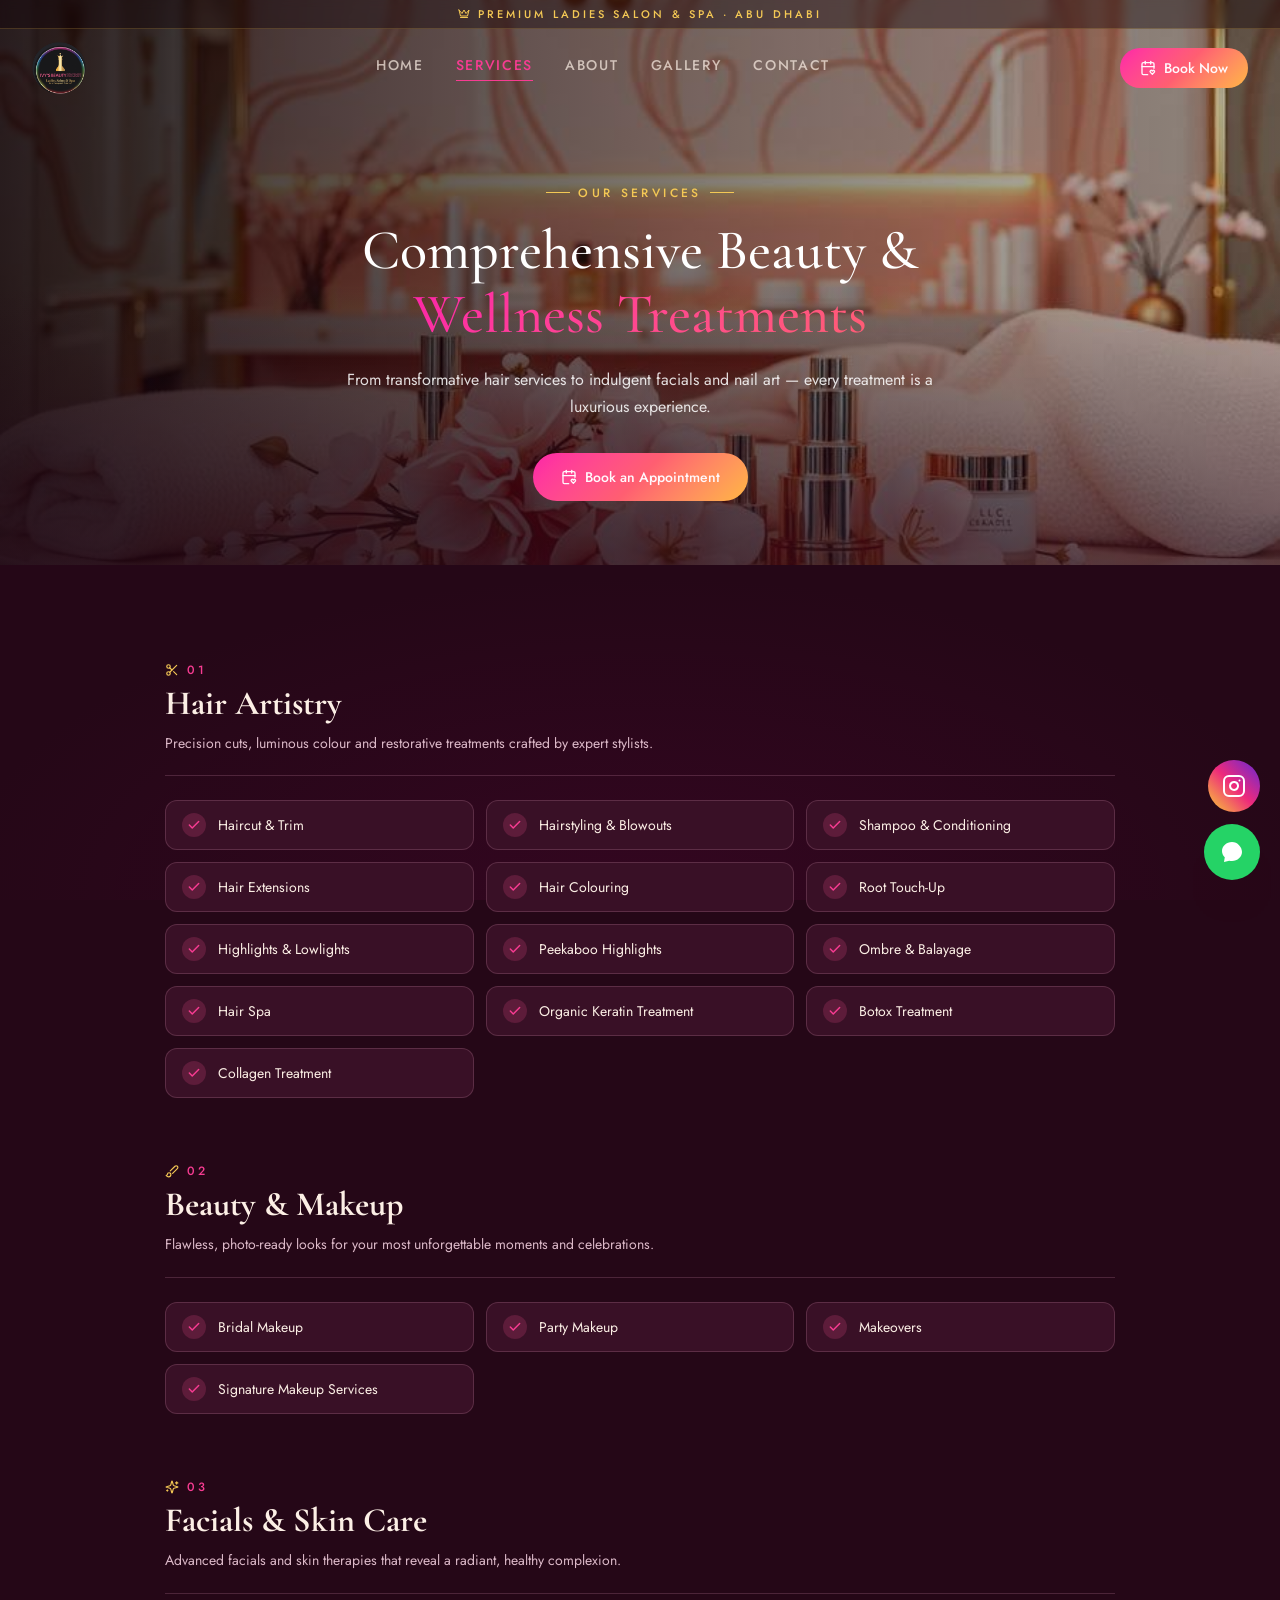
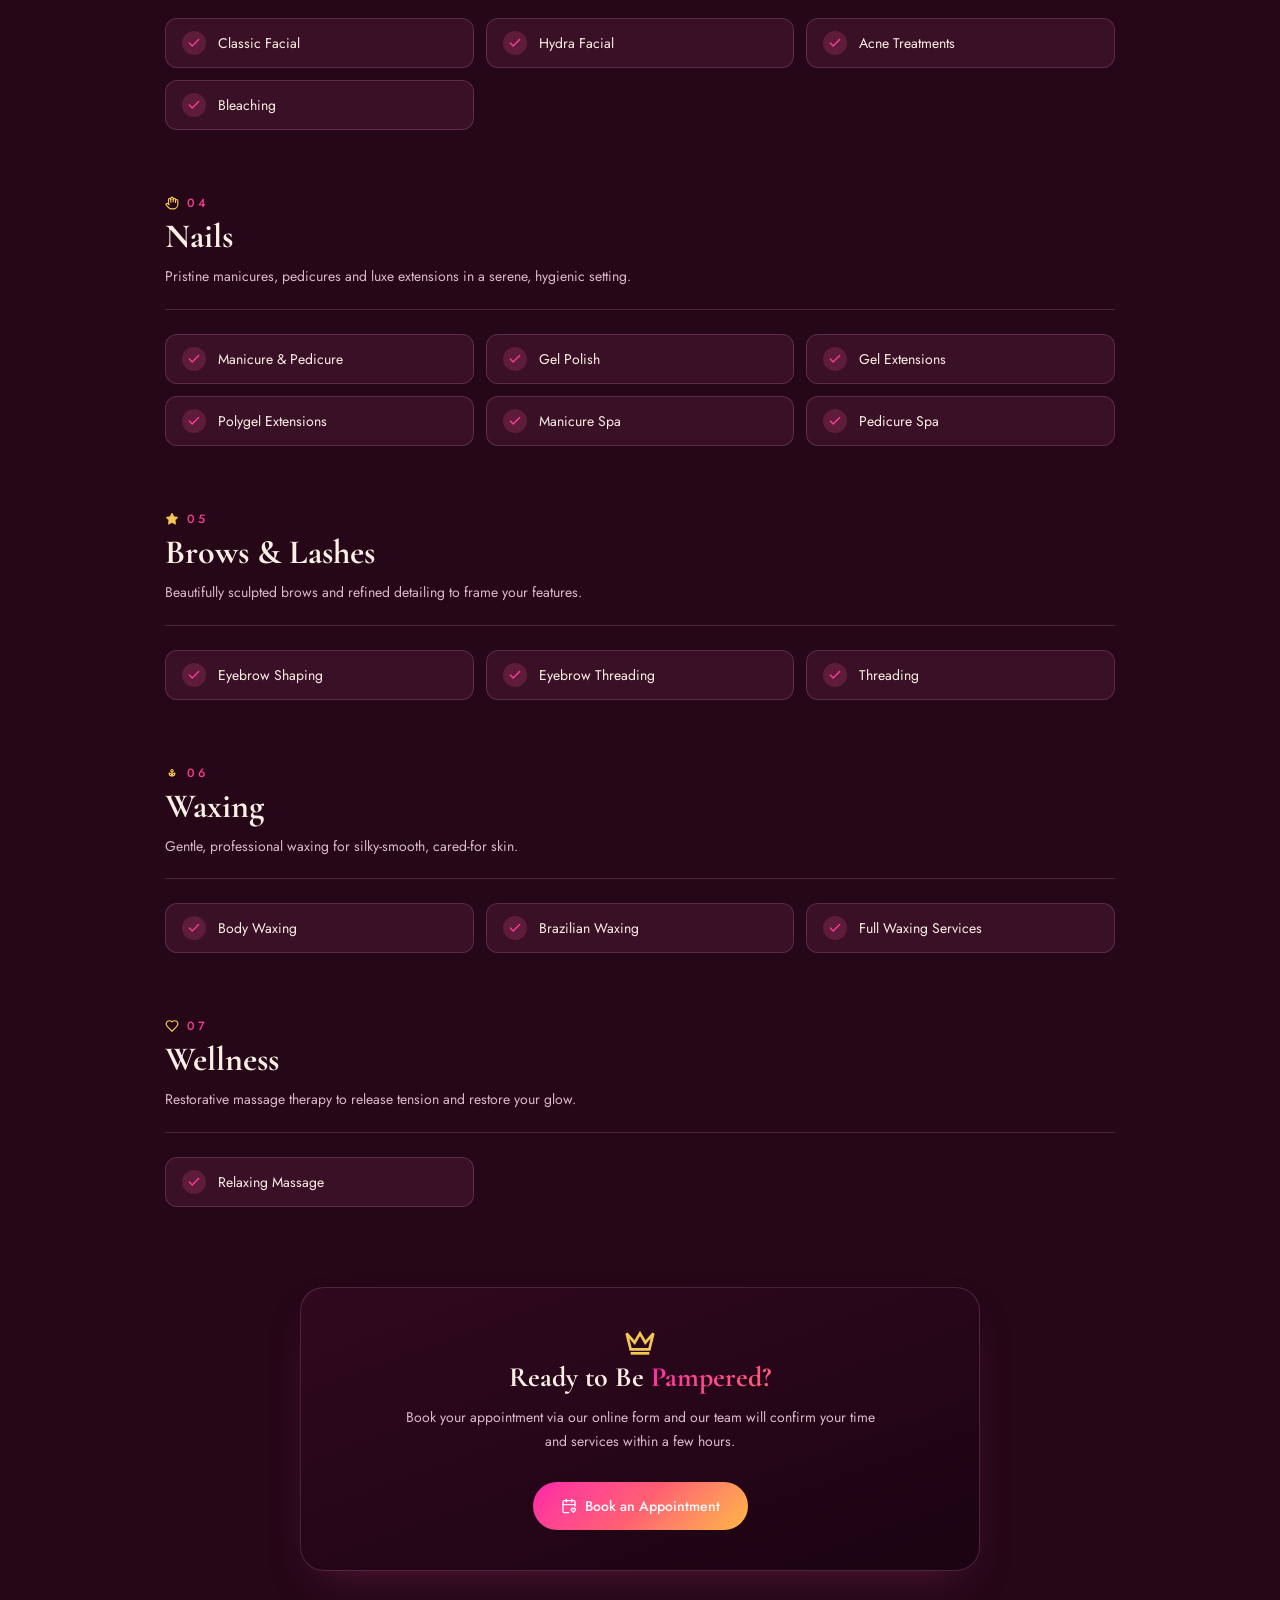
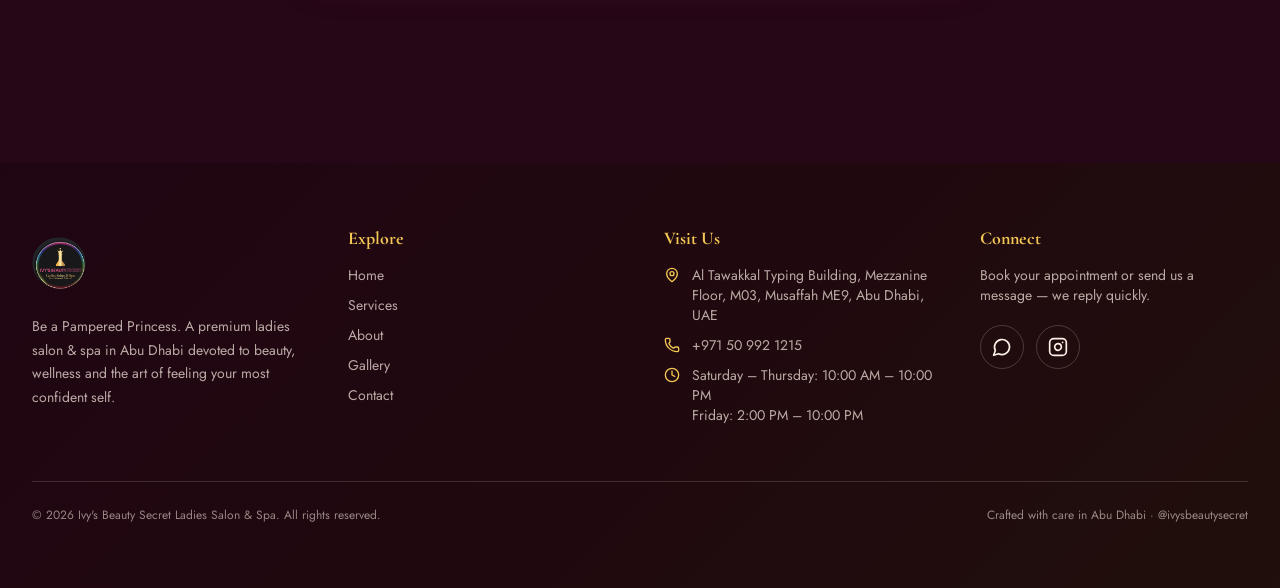
<file: services (1).html>
<!DOCTYPE html>
<html lang="en">
<head>
<meta charset="UTF-8">
<meta name="viewport" content="width=device-width, initial-scale=1.0">
<title>Services | Ivy's Beauty Secret Ladies Salon Abu Dhabi</title>
<meta name="description" content="Full menu of beauty and wellness services.">
<link rel="icon" href="data:,">
<style>
@import url('https://fonts.googleapis.com/css2?family=Cormorant+Garamond:wght@400;500;600;700&family=Jost:wght@300;400;500;600&family=Great+Vibes&display=swap');

:root {
  --radius: 0.75rem;
  --background: oklch(0.19 0.055 350);
  --foreground: oklch(0.96 0.02 60);
  --card: oklch(0.25 0.07 351);
  --card-foreground: oklch(0.96 0.018 60);
  --primary: oklch(0.66 0.23 358);
  --primary-foreground: oklch(0.99 0.01 350);
  --secondary: oklch(0.34 0.1 355);
  --secondary-foreground: oklch(0.95 0.03 350);
  --muted-foreground: oklch(0.82 0.045 350);
  --accent: oklch(0.8 0.13 55);
  --border: oklch(0.74 0.09 350 / 0.22);
  --gold: oklch(0.85 0.14 88);
  --charcoal: oklch(0.12 0.035 350);
  --gradient-rose: linear-gradient(135deg, oklch(0.66 0.26 350), oklch(0.72 0.21 18), oklch(0.84 0.16 70));
  --gradient-soft: linear-gradient(160deg, oklch(0.22 0.07 351), oklch(0.16 0.05 345));
  --shadow-luxe: 0 30px 70px -25px oklch(0.66 0.23 358 / 0.55);
  --shadow-soft: 0 18px 45px -22px oklch(0.5 0.16 350 / 0.5);
  --font-display: "Cormorant Garamond", Georgia, serif;
  --font-body: "Jost", "Helvetica Neue", sans-serif;
  --font-script: "Great Vibes", cursive;
}

* { box-sizing: border-box; margin: 0; padding: 0; border-color: var(--border); }
html { scroll-behavior: smooth; }
img { max-width: 100%; display: block; }
a { text-decoration: none; color: inherit; }
ul { list-style: none; }

body {
  background-color: var(--background);
  background-image:
    radial-gradient(ellipse 80% 50% at 80% 0%, oklch(0.4 0.16 350 / 0.35), transparent 60%),
    radial-gradient(ellipse 70% 50% at 0% 30%, oklch(0.35 0.12 20 / 0.25), transparent 55%),
    radial-gradient(ellipse 90% 60% at 50% 100%, oklch(0.3 0.12 350 / 0.3), transparent 60%);
  background-attachment: fixed;
  color: var(--foreground);
  font-family: var(--font-body);
  -webkit-font-smoothing: antialiased;
  overflow-x: hidden;
}

h1, h2, h3, h4 { font-family: var(--font-display); }
.font-script { font-family: var(--font-script); }

.wrap { max-width: 1280px; margin: 0 auto; padding: 0 24px; }
@media (min-width: 640px) { .wrap { padding: 0 32px; } }

.text-gradient-rose {
  background: var(--gradient-rose);
  -webkit-background-clip: text;
  background-clip: text;
  -webkit-text-fill-color: transparent;
  background-size: 220% auto;
  animation: shimmer-sweep 6s linear infinite;
}
@keyframes shimmer-sweep { 0% { background-position: 0% center; } 100% { background-position: 220% center; } }

.bg-gradient-rose { background: var(--gradient-rose); }
.bg-gradient-soft { background: var(--gradient-soft); }
.shadow-luxe { box-shadow: var(--shadow-luxe); }
.shadow-soft { box-shadow: var(--shadow-soft); }
.tracking-luxe { letter-spacing: 0.28em; }

/* ============ Buttons ============ */
.btn {
  display: inline-flex; align-items: center; justify-content: center; gap: 8px;
  border-radius: 999px; padding: 14px 28px; font-size: 14px; font-weight: 500;
  transition: transform .3s ease, background .3s ease;
  white-space: nowrap;
}
.btn:hover { transform: scale(1.05); }
.btn-rose { background: var(--gradient-rose); color: var(--primary-foreground); box-shadow: var(--shadow-luxe); }
.btn-outline-gold {
  border: 1px solid oklch(0.85 0.14 88 / 0.4); background: oklch(0.12 0.035 350 / 0.3);
  color: var(--foreground); backdrop-filter: blur(8px);
}
.btn-outline-gold:hover { background: oklch(0.12 0.035 350 / 0.5); }
.btn-white { background: oklch(1 0 0 / 0.1); color: #fff; border: 1px solid oklch(1 0 0 / 0.3); }
.btn-white:hover { background: oklch(1 0 0 / 0.2); }
.btn svg { width: 16px; height: 16px; flex-shrink: 0; }

/* ============ Navbar ============ */
header.site-header {
  position: fixed; inset: 0 0 auto 0; z-index: 40; transition: all .5s ease;
  background: transparent;
}
header.site-header.scrolled { background: oklch(0.19 0.055 350 / 0.8); backdrop-filter: blur(20px); box-shadow: var(--shadow-soft); }

.announce {
  display: flex; align-items: center; justify-content: center; gap: 8px;
  border-bottom: 1px solid oklch(0.85 0.14 88 / 0.2); background: oklch(0.12 0.035 350 / 0.4);
  padding: 6px 16px; font-size: 11px; font-weight: 500; text-transform: uppercase;
  letter-spacing: 0.28em; color: var(--gold); backdrop-filter: blur(4px); text-align: center;
}
.announce svg { width: 12px; height: 12px; flex-shrink: 0; }

nav.navbar { display: flex; align-items: center; justify-content: space-between; padding: 12px 24px; max-width: 1280px; margin: 0 auto; }
@media (min-width: 640px) { nav.navbar { padding: 12px 32px; } }

.logo { display: flex; align-items: center; gap: 12px; }
.logo-mark {
  width: 44px; height: 44px; border-radius: 50%; flex-shrink: 0;
  background: var(--gradient-rose); display: flex; align-items: center; justify-content: center;
  box-shadow: var(--shadow-soft); ring: 1px solid oklch(0.85 0.14 88 / .4);
  border: 1px solid oklch(0.85 0.14 88 / 0.4);
}
.logo-mark svg { width: 22px; height: 22px; color: #fff; }
.logo-text { display: flex; flex-direction: column; line-height: 1.1; }
.logo-text .name { font-family: var(--font-display); font-size: 18px; font-weight: 600; letter-spacing: 0.02em; }
.logo-text .sub { font-size: 9.5px; text-transform: uppercase; letter-spacing: 0.28em; color: oklch(0.66 0.23 358 / 0.8); }

.nav-links { display: none; align-items: center; gap: 32px; }
@media (min-width: 1024px) { .nav-links { display: flex; } }
.nav-links a { font-size: 14px; font-weight: 500; text-transform: uppercase; letter-spacing: 0.12em; color: oklch(0.96 0.02 60 / 0.7); position: relative; transition: color .3s; padding-bottom: 6px; }
.nav-links a::after { content: ""; position: absolute; left: 0; bottom: 0; height: 1px; width: 0; background: var(--primary); transition: width .3s; }
.nav-links a:hover, .nav-links a.active { color: var(--primary); }
.nav-links a:hover::after, .nav-links a.active::after { width: 100%; }

.nav-actions { display: flex; align-items: center; gap: 8px; }
.book-now-desktop { display: none; }
@media (min-width: 640px) { .book-now-desktop { display: inline-flex; padding: 10px 20px; } }

.menu-btn { display: inline-flex; height: 40px; width: 40px; align-items: center; justify-content: center; border-radius: 50%; background: transparent; border: none; color: var(--foreground); cursor: pointer; }
.menu-btn:hover { background: var(--secondary); }
@media (min-width: 1024px) { .menu-btn { display: none; } }
.menu-btn svg { width: 22px; height: 22px; }

.mobile-panel {
  position: fixed; top: 0; right: 0; height: 100%; width: 82%; max-width: 360px;
  background: var(--background); border-left: 1px solid var(--border); z-index: 60;
  padding: 24px; transform: translateX(100%); transition: transform .4s ease;
  display: flex; flex-direction: column; overflow-y: auto;
}
.mobile-panel.open { transform: translateX(0); }
.mobile-overlay { position: fixed; inset: 0; background: oklch(0 0 0 / 0.5); z-index: 55; opacity: 0; pointer-events: none; transition: opacity .3s; }
.mobile-overlay.open { opacity: 1; pointer-events: auto; }
.mobile-panel .close-btn { align-self: flex-end; background: none; border: none; color: var(--foreground); cursor: pointer; padding: 8px; }
.mobile-panel .close-btn svg { width: 22px; height: 22px; }
.mobile-panel .mp-links { display: flex; flex-direction: column; gap: 4px; margin-top: 24px; }
.mobile-panel .mp-links a { border-radius: 8px; padding: 12px 16px; font-family: var(--font-display); font-size: 24px; color: oklch(0.96 0.02 60 / 0.8); transition: all .2s; }
.mobile-panel .mp-links a:hover, .mobile-panel .mp-links a.active { background: var(--secondary); color: var(--primary); }
.mobile-panel .btn { margin-top: 32px; width: 100%; padding: 14px; }

/* ============ Hero ============ */
.hero { position: relative; min-height: 100vh; display: flex; align-items: center; overflow: hidden; }
.hero-img { position: absolute; inset: 0 0 0 auto; height: 100%; width: 100%; object-fit: cover; object-position: 68% center; pointer-events: none; }
@media (min-width: 640px) { .hero-img { width: 64%; } }
@media (min-width: 1024px) { .hero-img { width: 55%; } }
.hero-overlay-1 { position: absolute; inset: 0; background: linear-gradient(to right, var(--background) 0%, oklch(0.19 0.055 350 / 0.9) 50%, oklch(0.19 0.055 350 / 0.2) 100%); }
@media (min-width: 640px) { .hero-overlay-1 { background: linear-gradient(to right, var(--background) 0%, oklch(0.19 0.055 350 / 0.7) 50%, transparent 100%); } }
.hero-overlay-2 { position: absolute; inset: 0; background: linear-gradient(to top, var(--background) 0%, oklch(0.19 0.055 350 / 0.3) 50%, oklch(0.19 0.055 350 / 0.6) 100%); }
.hero-overlay-3 { position: absolute; left: 0; right: 0; bottom: 0; height: 160px; background: linear-gradient(to top, var(--background), transparent); }
.hero-content { position: relative; max-width: 1280px; margin: 0 auto; padding: 112px 24px 56px; width: 100%; }
@media (min-width: 640px) { .hero-content { padding: 112px 32px 56px; } }
.hero-inner { max-width: 640px; }

.eyebrow-pill {
  display: inline-flex; align-items: center; gap: 8px; border-radius: 999px;
  border: 1px solid oklch(0.85 0.14 88 / 0.4); background: oklch(0.12 0.035 350 / 0.4);
  padding: 8px 16px; font-size: 11px; font-weight: 500; text-transform: uppercase;
  letter-spacing: 0.28em; color: var(--gold); box-shadow: var(--shadow-soft); backdrop-filter: blur(8px);
}
.eyebrow-pill svg { width: 14px; height: 14px; }

.hero h1 { margin-top: 24px; font-size: 44px; font-weight: 500; line-height: 1.05; }
@media (min-width: 640px) { .hero h1 { font-size: 64px; } }
.hero h1 .script-line { display: block; margin-top: 4px; font-family: var(--font-script); font-weight: 400; font-size: 52px; line-height: 1.1; }
@media (min-width: 640px) { .hero h1 .script-line { font-size: 76px; } }

.hero p.lead { margin-top: 24px; max-width: 420px; font-size: 16px; line-height: 1.7; color: var(--muted-foreground); }
@media (min-width: 640px) { .hero p.lead { font-size: 18px; } }

.hero-cta { margin-top: 36px; display: flex; flex-direction: column; gap: 12px; }
@media (min-width: 640px) { .hero-cta { flex-direction: row; } }

.trust-bar { margin-top: 40px; max-width: 540px; border-radius: 16px; border: 1px solid oklch(0.85 0.14 88 / 0.25); background: oklch(0.12 0.035 350 / 0.4); padding: 20px; box-shadow: var(--shadow-soft); backdrop-filter: blur(8px); }
.trust-bar-flex { display: flex; flex-direction: column; gap: 20px; }
@media (min-width: 640px) { .trust-bar-flex { flex-direction: row; align-items: center; gap: 24px; } }
.stars { display: flex; align-items: center; gap: 2px; }
.stars svg { width: 16px; height: 16px; fill: var(--gold); color: var(--gold); }
.trust-bar .rating-text { margin-top: 6px; font-size: 14px; font-weight: 500; }
.trust-bar .rating-sub { font-size: 12px; color: var(--muted-foreground); }
.trust-divider { display: none; height: 48px; width: 1px; background: oklch(0.85 0.14 88 / 0.25); }
@media (min-width: 640px) { .trust-divider { display: block; } }
.trust-features { display: grid; flex: 1; grid-template-columns: repeat(3, 1fr); gap: 12px; text-align: center; }
.trust-features .f { display: flex; flex-direction: column; align-items: center; gap: 6px; }
.trust-features svg { width: 20px; height: 20px; color: var(--gold); }
.trust-features span { font-size: 11px; font-weight: 500; line-height: 1.2; color: oklch(0.96 0.02 60 / 0.9); }

.hero p.script-tag { margin-top: 24px; text-align: center; font-family: var(--font-script); font-size: 26px; color: oklch(0.85 0.14 88 / 0.9); }
@media (min-width: 640px) { .hero p.script-tag { text-align: left; } }

/* float-up entrance */
.float-up { animation: float-up .9s cubic-bezier(.22,1,.36,1) both; }
@keyframes float-up { 0% { opacity: 0; transform: translateY(28px); } 100% { opacity: 1; transform: translateY(0); } }

/* ============ Reveal on scroll ============ */
.reveal { opacity: 0; transform: translateY(32px); transition: all .9s cubic-bezier(.22,1,.36,1); }
.reveal.visible { opacity: 1; transform: translateY(0); }

/* ============ Sections / headings ============ */
section { position: relative; }
.section-pad { padding: 96px 24px; }
@media (min-width: 640px) { .section-pad { padding: 96px 32px; } }

.section-heading { max-width: 640px; }
.section-heading.center { margin: 0 auto; text-align: center; }
.eyebrow {
  display: inline-flex; align-items: center; gap: 8px; font-size: 12px; font-weight: 500;
  text-transform: uppercase; letter-spacing: 0.28em; color: var(--primary);
}
.eyebrow .line { height: 1px; width: 24px; background: var(--gold); display: inline-block; }
.section-heading h2 { margin-top: 16px; font-size: 32px; font-weight: 500; line-height: 1.15; }
@media (min-width: 640px) { .section-heading h2 { font-size: 44px; } }
.section-heading p.subtitle { margin-top: 16px; font-size: 16px; line-height: 1.7; color: var(--muted-foreground); }

/* ============ Pillars / Cards ============ */
.pillars-section { position: relative; margin-top: -64px; z-index: 10; padding: 0 24px; }
@media (min-width: 640px) { .pillars-section { padding: 0 32px; } }
.grid-3 { max-width: 1100px; margin: 0 auto; display: grid; gap: 20px; }
@media (min-width: 768px) { .grid-3 { grid-template-columns: repeat(3, 1fr); } }
.card {
  height: 100%; border-radius: 16px; border: 1px solid var(--border); background: var(--card);
  padding: 28px; box-shadow: var(--shadow-soft); transition: transform .5s ease;
}
.card:hover { transform: translateY(-6px); }
.card-icon { display: flex; height: 48px; width: 48px; align-items: center; justify-content: center; border-radius: 50%; background: var(--gradient-rose); color: var(--primary-foreground); }
.card-icon svg { width: 20px; height: 20px; }
.card h3 { margin-top: 20px; font-size: 24px; font-weight: 500; }
.card p { margin-top: 8px; font-size: 14px; line-height: 1.7; color: var(--muted-foreground); }

/* ============ About/intro split ============ */
.split { max-width: 1280px; margin: 0 auto; display: grid; gap: 48px; align-items: center; }
@media (min-width: 1024px) { .split { grid-template-columns: 1fr 1fr; } }
.split img { border-radius: 24px; box-shadow: var(--shadow-luxe); width: 100%; }
.split-img-wrap { position: relative; }
.stat-badge {
  display: none; position: absolute; bottom: -24px; right: -16px; border-radius: 16px;
  border: 1px solid var(--border); background: oklch(0.25 0.07 351 / 0.95); padding: 20px;
  box-shadow: var(--shadow-luxe); backdrop-filter: blur(8px);
}
@media (min-width: 640px) { .stat-badge { display: block; } }
.stat-badge .num { font-family: var(--font-display); font-size: 30px; color: var(--primary); }
.stat-badge .label { font-size: 11px; text-transform: uppercase; letter-spacing: 0.05em; color: var(--muted-foreground); }
.split h2 { margin-top: 16px; font-size: 32px; font-weight: 500; line-height: 1.15; }
@media (min-width: 640px) { .split h2 { font-size: 44px; } }
.split p { margin-top: 18px; font-size: 16px; line-height: 1.7; color: var(--muted-foreground); }
.text-link { margin-top: 28px; display: inline-flex; align-items: center; gap: 8px; font-size: 14px; font-weight: 500; text-transform: uppercase; letter-spacing: 0.12em; color: var(--primary); transition: color .3s; }
.text-link:hover { color: var(--foreground); }
.text-link svg { width: 16px; height: 16px; }

/* ============ Services preview grid ============ */
.grid-4 { max-width: 1100px; margin: 56px auto 0; display: grid; gap: 24px; }
@media (min-width: 640px) { .grid-4 { grid-template-columns: repeat(2, 1fr); } }
@media (min-width: 1024px) { .grid-4 { grid-template-columns: repeat(4, 1fr); } }
.service-card { display: block; overflow: hidden; border-radius: 16px; border: 1px solid var(--border); background: var(--card); box-shadow: var(--shadow-soft); transition: all .5s ease; }
.service-card:hover { transform: translateY(-6px); box-shadow: var(--shadow-luxe); }
.service-card .img-wrap { position: relative; aspect-ratio: 4/5; overflow: hidden; }
.service-card .img-wrap img { height: 100%; width: 100%; object-fit: cover; transition: transform .7s ease; }
.service-card:hover .img-wrap img { transform: scale(1.1); }
.service-card .img-overlay { position: absolute; inset: 0; background: linear-gradient(to top, oklch(0.12 0.035 350 / 0.7), transparent); }
.service-card .img-wrap h3 { position: absolute; bottom: 16px; left: 20px; color: #fff; font-size: 22px; font-weight: 500; }
.service-card p { padding: 16px 20px; font-size: 14px; line-height: 1.7; color: var(--muted-foreground); }
.center-cta { margin-top: 48px; text-align: center; }

/* ============ Category list ============ */
.grid-list3 { max-width: 950px; margin: 48px auto 0; display: grid; gap: 16px; }
@media (min-width: 640px) { .grid-list3 { grid-template-columns: repeat(2, 1fr); } }
@media (min-width: 1024px) { .grid-list3 { grid-template-columns: repeat(3, 1fr); } }
.list-card { display: flex; height: 100%; align-items: flex-start; gap: 16px; border-radius: 16px; border: 1px solid var(--border); background: var(--card); padding: 20px; transition: border-color .3s; }
.list-card:hover { border-color: oklch(0.66 0.23 358 / 0.4); }
.list-card .icon { display: flex; height: 44px; width: 44px; flex-shrink: 0; align-items: center; justify-content: center; border-radius: 50%; background: var(--secondary); color: var(--primary); }
.list-card .icon svg { width: 20px; height: 20px; }
.list-card h3 { font-size: 20px; font-weight: 500; }
.list-card p { margin-top: 4px; font-size: 14px; line-height: 1.7; color: var(--muted-foreground); }

/* ============ Testimonials ============ */
.grid-testi { max-width: 1100px; margin: 56px auto 0; display: grid; gap: 24px; }
@media (min-width: 768px) { .grid-testi { grid-template-columns: repeat(3, 1fr); } }
.testi-card { display: flex; height: 100%; flex-direction: column; border-radius: 16px; border: 1px solid var(--border); background: var(--card); padding: 28px; box-shadow: var(--shadow-soft); }
.testi-card .stars { gap: 4px; }
.testi-card blockquote { margin-top: 16px; flex: 1; font-family: var(--font-display); font-size: 20px; font-style: italic; line-height: 1.6; }
.testi-card figcaption { margin-top: 20px; font-size: 13px; font-weight: 500; text-transform: uppercase; letter-spacing: 0.05em; color: var(--primary); }

/* ============ CTA banner ============ */
.cta-banner { position: relative; max-width: 1100px; margin: 0 auto; overflow: hidden; border-radius: 32px; background: var(--charcoal); padding: 64px 32px; text-align: center; box-shadow: var(--shadow-luxe); }
@media (min-width: 640px) { .cta-banner { padding: 80px 64px; } }
.cta-banner::before { content: ""; position: absolute; inset: 0; opacity: 0.2; background: var(--gradient-rose); }
.cta-banner-content { position: relative; }
.cta-banner svg.crown { width: 40px; height: 40px; color: var(--gold); margin: 0 auto; display: block; }
.cta-banner h2 { margin-top: 20px; font-size: 32px; font-weight: 500; color: #fff; }
@media (min-width: 640px) { .cta-banner h2 { font-size: 44px; } }
.cta-banner p { margin: 16px auto 0; max-width: 540px; font-size: 16px; line-height: 1.7; color: oklch(1 0 0 / 0.8); }
.cta-banner .cta-actions { margin-top: 32px; display: flex; flex-direction: column; align-items: center; justify-content: center; gap: 12px; }
@media (min-width: 640px) { .cta-banner .cta-actions { flex-direction: row; } }

/* ============ Footer ============ */
footer.site-footer { position: relative; margin-top: 96px; overflow: hidden; background: var(--charcoal); color: var(--foreground); }
footer.site-footer::before { content: ""; position: absolute; inset: 0; opacity: 0.07; background: var(--gradient-rose); }
.footer-inner { position: relative; max-width: 1280px; margin: 0 auto; padding: 64px 24px; }
@media (min-width: 640px) { .footer-inner { padding: 64px 32px; } }
.footer-grid { display: grid; gap: 48px; }
@media (min-width: 768px) { .footer-grid { grid-template-columns: repeat(2, 1fr); } }
@media (min-width: 1024px) { .footer-grid { grid-template-columns: repeat(4, 1fr); } }
.footer-grid p.tagline { margin-top: 20px; max-width: 280px; font-size: 14px; line-height: 1.7; color: oklch(0.96 0.02 60 / 0.7); }
.footer-grid h4 { font-size: 18px; color: var(--gold); }
.footer-grid ul { margin-top: 16px; display: flex; flex-direction: column; gap: 10px; font-size: 14px; }
.footer-grid ul a { color: oklch(0.96 0.02 60 / 0.7); transition: color .3s; }
.footer-grid ul a:hover { color: var(--gold); }
.footer-contact { margin-top: 16px; display: flex; flex-direction: column; gap: 12px; font-size: 14px; color: oklch(0.96 0.02 60 / 0.7); }
.footer-contact li { display: flex; gap: 12px; }
.footer-contact svg { margin-top: 2px; width: 16px; height: 16px; flex-shrink: 0; color: var(--gold); }
.footer-contact a:hover { color: var(--gold); }
.footer-connect p { margin-top: 16px; font-size: 14px; color: oklch(0.96 0.02 60 / 0.7); }
.footer-socials { margin-top: 20px; display: flex; gap: 12px; }
.footer-socials a { display: flex; height: 44px; width: 44px; align-items: center; justify-content: center; border-radius: 50%; border: 1px solid oklch(0.96 0.02 60 / 0.2); transition: all .3s; }
.footer-socials a:hover { background: var(--gold); color: var(--charcoal); }
.footer-socials svg { width: 20px; height: 20px; }
.footer-bottom { margin-top: 56px; display: flex; flex-direction: column; align-items: center; justify-content: space-between; gap: 12px; border-top: 1px solid oklch(0.96 0.02 60 / 0.15); padding-top: 24px; font-size: 12px; color: oklch(0.96 0.02 60 / 0.55); text-align: center; }
@media (min-width: 640px) { .footer-bottom { flex-direction: row; text-align: left; } }

/* ============ Floating actions ============ */
.floating-actions { position: fixed; bottom: 20px; right: 20px; z-index: 50; display: flex; flex-direction: column; align-items: flex-end; gap: 12px; }
.fab { display: flex; align-items: center; justify-content: center; border-radius: 50%; color: #fff; box-shadow: var(--shadow-luxe); transition: transform .3s ease; }
.fab:hover { transform: scale(1.1); }
.fab svg { width: 24px; height: 24px; }
.fab-ig { width: 52px; height: 52px; background: linear-gradient(45deg, #f9ce34, #ee2a7b, #6228d7); animation: instagram-pulse 2s ease-out infinite; }
.fab-wa { width: 56px; height: 56px; background-color: #25D366; animation: whatsapp-pulse 2s ease-out infinite; }
@keyframes whatsapp-pulse { 0% { box-shadow: 0 0 14px 2px oklch(0.75 0.18 150 / 0.75), 0 0 0 0 oklch(0.75 0.18 150 / 0.6); } 70% { box-shadow: 0 0 22px 6px oklch(0.75 0.18 150 / 0.55), 0 0 0 18px oklch(0.75 0.18 150 / 0); } 100% { box-shadow: 0 0 14px 2px oklch(0.75 0.18 150 / 0.75), 0 0 0 0 oklch(0.75 0.18 150 / 0); } }
@keyframes instagram-pulse { 0% { box-shadow: 0 0 14px 2px oklch(0.62 0.25 0 / 0.7), 0 0 0 0 oklch(0.62 0.25 0 / 0.55); } 70% { box-shadow: 0 0 24px 6px oklch(0.62 0.25 0 / 0.5), 0 0 0 16px oklch(0.62 0.25 0 / 0); } 100% { box-shadow: 0 0 14px 2px oklch(0.62 0.25 0 / 0.7), 0 0 0 0 oklch(0.62 0.25 0 / 0); } }

/* ============ Ambient petals/glitter ============ */
.sparkle-field { position: fixed; inset: 0; z-index: 35; pointer-events: none; overflow: hidden; }
.sparkle-field .petal, .sparkle-field .glitter { position: absolute; top: -8%; will-change: transform, opacity; }
.sparkle-field .petal {
  border-radius: 76% 24% 70% 30% / 30% 70% 30% 70%;
  background: radial-gradient(circle at 30% 25%, oklch(0.95 0.07 350 / 0.95), transparent 60%), linear-gradient(135deg, oklch(0.82 0.16 355), oklch(0.66 0.22 0));
  filter: blur(0.2px) drop-shadow(0 2px 6px oklch(0.5 0.18 350 / 0.5));
  animation-name: petal-fall; animation-timing-function: cubic-bezier(.45,0,.55,1); animation-iteration-count: infinite;
}
.sparkle-field .glitter {
  background: linear-gradient(135deg, oklch(0.99 0.04 95), oklch(0.86 0.15 88));
  clip-path: polygon(50% 0%, 60% 40%, 100% 50%, 60% 60%, 50% 100%, 40% 60%, 0% 50%, 40% 40%);
  filter: drop-shadow(0 0 6px oklch(0.9 0.14 90 / 0.9));
  animation-name: glitter-twinkle; animation-timing-function: ease-in-out; animation-iteration-count: infinite;
}
@keyframes petal-fall { 0% { transform: translate3d(0,-12vh,0) rotate(0deg); opacity: 0; } 8% { opacity: var(--o,.85); } 50% { transform: translate3d(var(--sway,36px),52vh,0) rotate(calc(var(--spin,360deg) * .5)); } 92% { opacity: var(--o,.85); } 100% { transform: translate3d(calc(var(--sway,36px) * -1),114vh,0) rotate(var(--spin,360deg)); opacity: 0; } }
@keyframes glitter-twinkle { 0%, 100% { transform: translate3d(0,0,0) scale(.2) rotate(0deg); opacity: 0; } 40% { opacity: 1; } 50% { transform: translate3d(var(--gx,0),var(--gy,12px),0) scale(1) rotate(35deg); opacity: 1; } 60% { opacity: .85; } }
@media (prefers-reduced-motion: reduce) { .sparkle-field { display: none; } .reveal { opacity: 1; transform: none; } .float-up { animation: none; opacity: 1; } }

/* ============ Page header ============ */
.page-header { position: relative; overflow: hidden; padding: 144px 24px 64px; }
@media (min-width: 640px) { .page-header { padding: 176px 32px 64px; } }
.page-header.no-img { background: var(--gradient-soft); }
.page-header.no-img::before { content: ""; position: absolute; right: -96px; top: -96px; height: 288px; width: 288px; border-radius: 50%; background: var(--gradient-rose); opacity: 0.1; filter: blur(60px); }
.page-header.no-img::after { content: ""; position: absolute; left: -96px; bottom: 0; height: 288px; width: 288px; border-radius: 50%; background: var(--gradient-rose); opacity: 0.1; filter: blur(60px); }
.page-header .ph-img { position: absolute; inset: 0; height: 100%; width: 100%; object-fit: cover; }
.page-header .ph-overlay-1 { position: absolute; inset: 0; background: linear-gradient(to right, oklch(0.12 0.035 350 / 0.85), oklch(0.12 0.035 350 / 0.55), oklch(0.12 0.035 350 / 0.25)); }
.page-header .ph-overlay-2 { position: absolute; inset: 0; background: linear-gradient(to top, oklch(0.19 0.055 350 / 0.6), transparent, transparent); }
.page-header-inner { position: relative; max-width: 720px; margin: 0 auto; text-align: center; }
.page-header h1 { margin-top: 16px; font-size: 40px; font-weight: 500; line-height: 1.15; color: var(--foreground); }
.page-header.has-img h1 { color: #fff; }
@media (min-width: 640px) { .page-header h1 { font-size: 56px; } }
.page-header .ph-eyebrow { color: var(--primary); }
.page-header.has-img .ph-eyebrow { color: var(--gold); }
.page-header p.ph-sub { margin: 20px auto 0; max-width: 600px; font-size: 16px; line-height: 1.7; color: var(--muted-foreground); }
.page-header.has-img p.ph-sub { color: oklch(1 0 0 / 0.85); }
.page-header .ph-children { margin-top: 32px; }

/* ============ Services page list ============ */
.service-block { max-width: 950px; margin: 0 auto; }
.service-block + .service-block { margin-top: 64px; }
.service-block-head { display: flex; flex-direction: column; gap: 4px; border-bottom: 1px solid var(--border); padding-bottom: 20px; }
.service-block-head .num { display: inline-flex; align-items: center; gap: 8px; font-size: 12px; font-weight: 500; text-transform: uppercase; letter-spacing: 0.28em; color: var(--primary); }
.service-block-head .num svg { width: 14px; height: 14px; color: var(--gold); }
.service-block-head h2 { font-size: 28px; }
@media (min-width: 640px) { .service-block-head h2 { font-size: 34px; } }
.service-block-head p { margin-top: 4px; max-width: 600px; font-size: 14px; line-height: 1.7; color: var(--muted-foreground); }
.svc-list { margin-top: 24px; display: grid; gap: 12px; }
@media (min-width: 640px) { .svc-list { grid-template-columns: repeat(2, 1fr); } }
@media (min-width: 1024px) { .svc-list { grid-template-columns: repeat(3, 1fr); } }
.svc-list li { display: flex; align-items: center; gap: 12px; border-radius: 12px; border: 1px solid var(--border); background: var(--card); padding: 12px 16px; font-size: 14px; transition: border-color .3s; }
.svc-list li:hover { border-color: oklch(0.66 0.23 358 / 0.4); }
.svc-list li .check { display: flex; height: 24px; width: 24px; flex-shrink: 0; align-items: center; justify-content: center; border-radius: 50%; background: var(--secondary); color: var(--primary); }
.svc-list li .check svg { width: 14px; height: 14px; }

.info-banner { margin: 80px auto 0; max-width: 680px; border-radius: 24px; border: 1px solid var(--border); background: var(--gradient-soft); padding: 40px; text-align: center; box-shadow: var(--shadow-soft); }
.info-banner h3 { font-size: 28px; }
.info-banner p { margin: 12px auto 0; max-width: 480px; font-size: 14px; line-height: 1.7; color: var(--muted-foreground); }
.info-banner .btn { margin-top: 28px; }

/* ============ Gallery ============ */
.gallery-grid { max-width: 1100px; margin: 0 auto; display: grid; grid-template-columns: repeat(2, 1fr); grid-auto-rows: 230px; gap: 16px; }
@media (min-width: 1024px) { .gallery-grid { grid-template-columns: repeat(3, 1fr); } }
.gallery-item { position: relative; height: 100%; width: 100%; overflow: hidden; border-radius: 16px; box-shadow: var(--shadow-soft); }
.gallery-item.tall { grid-row: span 2; }
.gallery-item img { height: 100%; width: 100%; object-fit: cover; transition: transform .7s ease; }
.gallery-item:hover img { transform: scale(1.1); }
.gallery-item .g-overlay { position: absolute; inset: 0; background: linear-gradient(to top, oklch(0.12 0.035 350 / 0.7), transparent 60%); opacity: 0.7; transition: opacity .5s; }
.gallery-item:hover .g-overlay { opacity: 0.9; }
.gallery-item span { position: absolute; bottom: 16px; left: 16px; font-family: var(--font-display); font-size: 20px; color: #fff; }

/* ============ Contact ============ */
.contact-cards { max-width: 920px; margin: 0 auto; display: grid; gap: 20px; }
@media (min-width: 640px) { .contact-cards { grid-template-columns: repeat(3, 1fr); } }
.contact-card { display: flex; height: 100%; flex-direction: column; align-items: center; border-radius: 16px; border: 1px solid var(--border); background: var(--card); padding: 28px; text-align: center; box-shadow: var(--shadow-soft); transition: all .5s ease; }
.contact-card:hover { transform: translateY(-6px); box-shadow: var(--shadow-luxe); }
.contact-card .icon { display: flex; height: 56px; width: 56px; align-items: center; justify-content: center; border-radius: 50%; background: var(--gradient-rose); color: var(--primary-foreground); }
.contact-card .icon svg { width: 24px; height: 24px; }
.contact-card h3 { margin-top: 20px; font-size: 24px; }
.contact-card p { margin-top: 4px; font-size: 14px; color: var(--muted-foreground); }
.contact-card .cta { margin-top: 16px; font-size: 13px; font-weight: 500; text-transform: uppercase; letter-spacing: 0.12em; color: var(--primary); }

.contact-split { max-width: 1100px; margin: 64px auto 0; display: grid; gap: 32px; }
@media (min-width: 1024px) { .contact-split { grid-template-columns: 1fr 1fr; } }
.visit-card { border-radius: 24px; border: 1px solid var(--border); background: var(--card); padding: 32px; box-shadow: var(--shadow-soft); }
.visit-card h3 { font-size: 28px; }
.visit-list { margin-top: 24px; display: flex; flex-direction: column; gap: 20px; font-size: 14px; }
.visit-list li { display: flex; gap: 16px; }
.visit-list .icon { display: flex; height: 40px; width: 40px; flex-shrink: 0; align-items: center; justify-content: center; border-radius: 50%; background: var(--secondary); color: var(--primary); }
.visit-list .icon svg { width: 18px; height: 18px; }
.visit-list .label { font-weight: 500; }
.visit-list .val { margin-top: 2px; line-height: 1.7; color: var(--muted-foreground); }
.visit-list a.val:hover { color: var(--primary); }
.visit-footer-note { margin-top: 32px; border-radius: 16px; background: var(--gradient-soft); padding: 24px; text-align: center; }
.visit-footer-note svg.crown { width: 28px; height: 28px; color: var(--gold); margin: 0 auto; display: block; }
.visit-footer-note p.tag { margin-top: 8px; font-family: var(--font-display); font-size: 20px; }
.visit-footer-note p.sub { margin-top: 4px; font-size: 14px; color: var(--muted-foreground); }
.map-wrap { height: 100%; min-height: 420px; overflow: hidden; border-radius: 24px; border: 1px solid var(--border); box-shadow: var(--shadow-soft); }
.map-wrap iframe { height: 100%; min-height: 420px; width: 100%; border: 0; }


/* ===== Logo image — show full circular logo, no crop ===== */
.logo-link { display:flex; align-items:center; text-decoration:none; }
.logo-img {
  height: 54px;
  width: 54px;
  object-fit: contain;
  flex-shrink: 0;
  display: block;
  border-radius: 50%;
  border: none;
  box-shadow: none;
  background: transparent;
}
.footer-logo-img { height: 72px; }

/* ===== Booking form ===== */
.booking-form-wrap { position:relative; max-width:820px; margin:48px auto 0; border-radius:24px; border:1px solid var(--border); background:var(--card); padding:40px 32px; box-shadow:var(--shadow-luxe); }
@media (max-width:640px) { .booking-form-wrap { padding:28px 20px; } }
.form-grid { display:grid; grid-template-columns:1fr; gap:20px; }
@media (min-width:640px) { .form-grid { grid-template-columns:1fr 1fr; } }
.form-group { display:flex; flex-direction:column; gap:8px; }
.form-group-full { grid-column:1 / -1; }
.form-group label { font-size:13px; font-weight:500; text-transform:uppercase; letter-spacing:.1em; color:var(--muted-foreground); }
.req { color:var(--primary); }
.form-group input, .form-group select, .form-group textarea {
  background:oklch(0.19 0.055 350 / 0.7); border:1px solid var(--border);
  border-radius:12px; color:var(--foreground); font-family:var(--font-body);
  font-size:15px; padding:13px 16px; transition:border-color .3s, box-shadow .3s;
  outline:none; width:100%;
}
.form-group input::placeholder, .form-group textarea::placeholder { color:oklch(0.96 0.02 60 / 0.3); }
.form-group input:focus, .form-group select:focus, .form-group textarea:focus { border-color:var(--primary); box-shadow:0 0 0 3px oklch(0.66 0.23 358 / 0.18); }
.form-group select { appearance:none; background-image:url("data:image/svg+xml,%3Csvg xmlns='http://www.w3.org/2000/svg' width='16' height='16' viewBox='0 0 24 24' fill='none' stroke='%23a855f7' stroke-width='2'%3E%3Cpath d='m6 9 6 6 6-6'/%3E%3C/svg%3E"); background-repeat:no-repeat; background-position:right 14px center; padding-right:40px; cursor:pointer; }
.form-group select option { background:oklch(0.19 0.055 350); }
.form-group input[type="date"] { color-scheme:dark; }
.form-group textarea { resize:vertical; min-height:88px; }

/* ===== Success popup ===== */
.booking-success { position:fixed; inset:0; z-index:200; display:flex; align-items:center; justify-content:center; padding:24px; background:oklch(0 0 0 / 0.65); backdrop-filter:blur(8px); opacity:0; pointer-events:none; transition:opacity .4s ease; }
.booking-success.open { opacity:1; pointer-events:auto; }
.booking-success-card { position:relative; max-width:480px; width:100%; border-radius:28px; border:1px solid oklch(0.85 0.14 88 / 0.35); background:var(--card); padding:44px 36px; text-align:center; box-shadow:var(--shadow-luxe); animation:pop-in .5s cubic-bezier(.34,1.56,.64,1) both; }
@media (max-width:480px) { .booking-success-card { padding:36px 24px; } }
@keyframes pop-in { 0% { transform:scale(.75); opacity:0; } 100% { transform:scale(1); opacity:1; } }
.bs-icon { display:flex; height:68px; width:68px; align-items:center; justify-content:center; border-radius:50%; background:var(--gradient-rose); color:#fff; margin:0 auto 20px; box-shadow:var(--shadow-luxe); }
.bs-icon svg { width:30px; height:30px; }
.booking-success-card h3 { font-size:30px; font-weight:500; }
.bs-script { margin-top:4px; font-size:26px; color:var(--gold); }
.booking-success-card p { margin-top:14px; font-size:15px; line-height:1.7; color:var(--muted-foreground); }
.bs-note { font-size:12px !important; margin-top:8px !important; color:oklch(0.85 0.14 88 / 0.8) !important; text-transform:uppercase; letter-spacing:.08em; }
.bs-actions { margin-top:28px; display:flex; flex-direction:column; gap:12px; }
@media (min-width:420px) { .bs-actions { flex-direction:row; justify-content:center; } }

/* ===== Contact card cta — no arrow ===== */
.contact-card .cta { margin-top:16px; font-size:13px; font-weight:500; text-transform:uppercase; letter-spacing:.12em; color:var(--primary); display:inline-block; }
.contact-card .cta svg { display:none; }

</style>
</head>
<body>
<div class="sparkle-field" aria-hidden="true"></div>
<header class="site-header">
    <div class="announce"><svg viewBox="0 0 24 24" fill="none" stroke="currentColor" stroke-width="2" stroke-linecap="round" stroke-linejoin="round"><path d="m2 4 3 12h14l3-12-6 7-4-7-4 7-6-7Z"/><path d="M5 19h14"/></svg><span>Premium Ladies Salon &amp; Spa &middot; Abu Dhabi</span></div>
    <nav class="navbar">
      <a href="index.html" class="logo-link">
      <img src="[data-uri]" alt="Ivy's Beauty Secret" class="logo-img">
    </a>
      <div class="nav-links">
          <a href="index.html">Home</a>
          <a href="services.html" class="active">Services</a>
          <a href="about.html">About</a>
          <a href="gallery.html">Gallery</a>
          <a href="contact.html">Contact</a>
      </div>
      <div class="nav-actions">
        <a href="contact.html#booking" class="btn btn-rose book-now-desktop"><svg viewBox="0 0 24 24" fill="none" stroke="currentColor" stroke-width="2" stroke-linecap="round" stroke-linejoin="round"><path d="M21 12.5V6a2 2 0 0 0-2-2H5a2 2 0 0 0-2 2v14a2 2 0 0 0 2 2h6.5"/><path d="M16 2v4"/><path d="M8 2v4"/><path d="M3 10h18"/><path d="M21.29 18.6c.7-.7.7-1.8 0-2.5-.7-.7-1.8-.7-2.5 0l-.3.3-.3-.3c-.7-.7-1.8-.7-2.5 0-.7.7-.7 1.8 0 2.5l2.8 2.8 2.8-2.8Z"/></svg>Book Now</a>
        <button class="menu-btn" aria-label="Open menu"><svg viewBox="0 0 24 24" fill="none" stroke="currentColor" stroke-width="2" stroke-linecap="round" stroke-linejoin="round"><path d="M4 12h16"/><path d="M4 6h16"/><path d="M4 18h16"/></svg></button>
      </div>
    </nav>
  </header>
  <div class="mobile-overlay"></div>
  <div class="mobile-panel">
    <button class="close-btn" aria-label="Close menu"><svg viewBox="0 0 24 24" fill="none" stroke="currentColor" stroke-width="2" stroke-linecap="round" stroke-linejoin="round"><path d="M18 6 6 18"/><path d="m6 6 12 12"/></svg></button>
    <a href="index.html" class="logo-link">
      <img src="[data-uri]" alt="Ivy's Beauty Secret" class="logo-img">
    </a>
    <div class="mp-links">
            <a href="index.html">Home</a>
            <a href="services.html" class="active">Services</a>
            <a href="about.html">About</a>
            <a href="gallery.html">Gallery</a>
            <a href="contact.html">Contact</a>
    </div>
    <a href="contact.html#booking" class="btn btn-rose"><svg viewBox="0 0 24 24" fill="none" stroke="currentColor" stroke-width="2" stroke-linecap="round" stroke-linejoin="round"><path d="M21 12.5V6a2 2 0 0 0-2-2H5a2 2 0 0 0-2 2v14a2 2 0 0 0 2 2h6.5"/><path d="M16 2v4"/><path d="M8 2v4"/><path d="M3 10h18"/><path d="M21.29 18.6c.7-.7.7-1.8 0-2.5-.7-.7-1.8-.7-2.5 0l-.3.3-.3-.3c-.7-.7-1.8-.7-2.5 0-.7.7-.7 1.8 0 2.5l2.8 2.8 2.8-2.8Z"/></svg>Book an Appointment</a>
  </div>
<main>
<section class="page-header has-img">
    <img src="[data-uri]" alt="" aria-hidden="true" class="ph-img">
    <div class="ph-overlay-1"></div>
    <div class="ph-overlay-2"></div>
    <div class="page-header-inner">
      <span class="ph-eyebrow eyebrow"><span class="line"></span>Our Services<span class="line"></span></span>
      <h1>Comprehensive Beauty &amp; <span class='text-gradient-rose'>Wellness Treatments</span></h1>
      <p class="ph-sub">From transformative hair services to indulgent facials and nail art &mdash; every treatment is a luxurious experience.</p>
      <div class="ph-children"><a href="contact.html#booking" class="btn btn-rose"><svg viewBox="0 0 24 24" fill="none" stroke="currentColor" stroke-width="2" stroke-linecap="round" stroke-linejoin="round"><path d="M21 12.5V6a2 2 0 0 0-2-2H5a2 2 0 0 0-2 2v14a2 2 0 0 0 2 2h6.5"/><path d="M16 2v4"/><path d="M8 2v4"/><path d="M3 10h18"/><path d="M21.29 18.6c.7-.7.7-1.8 0-2.5-.7-.7-1.8-.7-2.5 0l-.3.3-.3-.3c-.7-.7-1.8-.7-2.5 0-.7.7-.7 1.8 0 2.5l2.8 2.8 2.8-2.8Z"/></svg> Book an Appointment</a></div>
    </div>
  </section>
<section class="section-pad"><div class="wrap">
  <div class="service-block reveal" id="hair"><div class="service-block-head"><span class="num"><svg viewBox="0 0 24 24" fill="none" stroke="currentColor" stroke-width="2" stroke-linecap="round" stroke-linejoin="round"><circle cx="6" cy="6" r="3"/><path d="M8.12 8.12 12 12"/><path d="M20 4 8.12 15.88"/><circle cx="6" cy="18" r="3"/><path d="M14.8 14.8 20 20"/></svg> 01</span><h2>Hair Artistry</h2><p>Precision cuts, luminous colour and restorative treatments crafted by expert stylists.</p></div><ul class="svc-list"><li><span class="check"><svg viewBox="0 0 24 24" fill="none" stroke="currentColor" stroke-width="2.5" stroke-linecap="round" stroke-linejoin="round"><path d="M20 6 9 17l-5-5"/></svg></span>Haircut & Trim</li>
<li><span class="check"><svg viewBox="0 0 24 24" fill="none" stroke="currentColor" stroke-width="2.5" stroke-linecap="round" stroke-linejoin="round"><path d="M20 6 9 17l-5-5"/></svg></span>Hairstyling & Blowouts</li>
<li><span class="check"><svg viewBox="0 0 24 24" fill="none" stroke="currentColor" stroke-width="2.5" stroke-linecap="round" stroke-linejoin="round"><path d="M20 6 9 17l-5-5"/></svg></span>Shampoo & Conditioning</li>
<li><span class="check"><svg viewBox="0 0 24 24" fill="none" stroke="currentColor" stroke-width="2.5" stroke-linecap="round" stroke-linejoin="round"><path d="M20 6 9 17l-5-5"/></svg></span>Hair Extensions</li>
<li><span class="check"><svg viewBox="0 0 24 24" fill="none" stroke="currentColor" stroke-width="2.5" stroke-linecap="round" stroke-linejoin="round"><path d="M20 6 9 17l-5-5"/></svg></span>Hair Colouring</li>
<li><span class="check"><svg viewBox="0 0 24 24" fill="none" stroke="currentColor" stroke-width="2.5" stroke-linecap="round" stroke-linejoin="round"><path d="M20 6 9 17l-5-5"/></svg></span>Root Touch-Up</li>
<li><span class="check"><svg viewBox="0 0 24 24" fill="none" stroke="currentColor" stroke-width="2.5" stroke-linecap="round" stroke-linejoin="round"><path d="M20 6 9 17l-5-5"/></svg></span>Highlights & Lowlights</li>
<li><span class="check"><svg viewBox="0 0 24 24" fill="none" stroke="currentColor" stroke-width="2.5" stroke-linecap="round" stroke-linejoin="round"><path d="M20 6 9 17l-5-5"/></svg></span>Peekaboo Highlights</li>
<li><span class="check"><svg viewBox="0 0 24 24" fill="none" stroke="currentColor" stroke-width="2.5" stroke-linecap="round" stroke-linejoin="round"><path d="M20 6 9 17l-5-5"/></svg></span>Ombre & Balayage</li>
<li><span class="check"><svg viewBox="0 0 24 24" fill="none" stroke="currentColor" stroke-width="2.5" stroke-linecap="round" stroke-linejoin="round"><path d="M20 6 9 17l-5-5"/></svg></span>Hair Spa</li>
<li><span class="check"><svg viewBox="0 0 24 24" fill="none" stroke="currentColor" stroke-width="2.5" stroke-linecap="round" stroke-linejoin="round"><path d="M20 6 9 17l-5-5"/></svg></span>Organic Keratin Treatment</li>
<li><span class="check"><svg viewBox="0 0 24 24" fill="none" stroke="currentColor" stroke-width="2.5" stroke-linecap="round" stroke-linejoin="round"><path d="M20 6 9 17l-5-5"/></svg></span>Botox Treatment</li>
<li><span class="check"><svg viewBox="0 0 24 24" fill="none" stroke="currentColor" stroke-width="2.5" stroke-linecap="round" stroke-linejoin="round"><path d="M20 6 9 17l-5-5"/></svg></span>Collagen Treatment</li></ul></div>
<div class="service-block reveal" id="makeup"><div class="service-block-head"><span class="num"><svg viewBox="0 0 24 24" fill="none" stroke="currentColor" stroke-width="2" stroke-linecap="round" stroke-linejoin="round"><path d="m9.06 11.9 8.07-8.06a2.85 2.85 0 1 1 4.03 4.03l-8.06 8.08"/><path d="M7.07 14.94c-1.66 0-3 1.35-3 3.02 0 1.33-2.5 1.52-2 2.02 1.08 1.1 2.49 2.02 4 2.02 2.2 0 4-1.8 4-4.04a3.01 3.01 0 0 0-3-3.02z"/></svg> 02</span><h2>Beauty & Makeup</h2><p>Flawless, photo-ready looks for your most unforgettable moments and celebrations.</p></div><ul class="svc-list"><li><span class="check"><svg viewBox="0 0 24 24" fill="none" stroke="currentColor" stroke-width="2.5" stroke-linecap="round" stroke-linejoin="round"><path d="M20 6 9 17l-5-5"/></svg></span>Bridal Makeup</li>
<li><span class="check"><svg viewBox="0 0 24 24" fill="none" stroke="currentColor" stroke-width="2.5" stroke-linecap="round" stroke-linejoin="round"><path d="M20 6 9 17l-5-5"/></svg></span>Party Makeup</li>
<li><span class="check"><svg viewBox="0 0 24 24" fill="none" stroke="currentColor" stroke-width="2.5" stroke-linecap="round" stroke-linejoin="round"><path d="M20 6 9 17l-5-5"/></svg></span>Makeovers</li>
<li><span class="check"><svg viewBox="0 0 24 24" fill="none" stroke="currentColor" stroke-width="2.5" stroke-linecap="round" stroke-linejoin="round"><path d="M20 6 9 17l-5-5"/></svg></span>Signature Makeup Services</li></ul></div>
<div class="service-block reveal" id="facials"><div class="service-block-head"><span class="num"><svg viewBox="0 0 24 24" fill="none" stroke="currentColor" stroke-width="2" stroke-linecap="round" stroke-linejoin="round"><path d="M9.937 15.5A2 2 0 0 0 8.5 14.063l-6.135-1.582a.5.5 0 0 1 0-.962L8.5 9.936A2 2 0 0 0 9.937 8.5l1.582-6.135a.5.5 0 0 1 .963 0L14.063 8.5A2 2 0 0 0 15.5 9.937l6.135 1.581a.5.5 0 0 1 0 .964L15.5 14.063a2 2 0 0 0-1.437 1.437l-1.582 6.135a.5.5 0 0 1-.963 0Z"/><path d="M20 3v4"/><path d="M22 5h-4"/><path d="M4 17v2"/><path d="M5 18H3"/></svg> 03</span><h2>Facials & Skin Care</h2><p>Advanced facials and skin therapies that reveal a radiant, healthy complexion.</p></div><ul class="svc-list"><li><span class="check"><svg viewBox="0 0 24 24" fill="none" stroke="currentColor" stroke-width="2.5" stroke-linecap="round" stroke-linejoin="round"><path d="M20 6 9 17l-5-5"/></svg></span>Classic Facial</li>
<li><span class="check"><svg viewBox="0 0 24 24" fill="none" stroke="currentColor" stroke-width="2.5" stroke-linecap="round" stroke-linejoin="round"><path d="M20 6 9 17l-5-5"/></svg></span>Hydra Facial</li>
<li><span class="check"><svg viewBox="0 0 24 24" fill="none" stroke="currentColor" stroke-width="2.5" stroke-linecap="round" stroke-linejoin="round"><path d="M20 6 9 17l-5-5"/></svg></span>Acne Treatments</li>
<li><span class="check"><svg viewBox="0 0 24 24" fill="none" stroke="currentColor" stroke-width="2.5" stroke-linecap="round" stroke-linejoin="round"><path d="M20 6 9 17l-5-5"/></svg></span>Bleaching</li></ul></div>
<div class="service-block reveal" id="nails"><div class="service-block-head"><span class="num"><svg viewBox="0 0 24 24" fill="none" stroke="currentColor" stroke-width="2" stroke-linecap="round" stroke-linejoin="round"><path d="M18 11V6a2 2 0 0 0-2-2a2 2 0 0 0-2 2"/><path d="M14 10V4a2 2 0 0 0-2-2a2 2 0 0 0-2 2v2"/><path d="M10 10.5V6a2 2 0 0 0-2-2a2 2 0 0 0-2 2v8"/><path d="M18 8a2 2 0 1 1 4 0v6a8 8 0 0 1-8 8h-2c-2.8 0-4.5-.86-5.99-2.34l-3.6-3.6a2 2 0 0 1 2.83-2.82L7 15"/></svg> 04</span><h2>Nails</h2><p>Pristine manicures, pedicures and luxe extensions in a serene, hygienic setting.</p></div><ul class="svc-list"><li><span class="check"><svg viewBox="0 0 24 24" fill="none" stroke="currentColor" stroke-width="2.5" stroke-linecap="round" stroke-linejoin="round"><path d="M20 6 9 17l-5-5"/></svg></span>Manicure & Pedicure</li>
<li><span class="check"><svg viewBox="0 0 24 24" fill="none" stroke="currentColor" stroke-width="2.5" stroke-linecap="round" stroke-linejoin="round"><path d="M20 6 9 17l-5-5"/></svg></span>Gel Polish</li>
<li><span class="check"><svg viewBox="0 0 24 24" fill="none" stroke="currentColor" stroke-width="2.5" stroke-linecap="round" stroke-linejoin="round"><path d="M20 6 9 17l-5-5"/></svg></span>Gel Extensions</li>
<li><span class="check"><svg viewBox="0 0 24 24" fill="none" stroke="currentColor" stroke-width="2.5" stroke-linecap="round" stroke-linejoin="round"><path d="M20 6 9 17l-5-5"/></svg></span>Polygel Extensions</li>
<li><span class="check"><svg viewBox="0 0 24 24" fill="none" stroke="currentColor" stroke-width="2.5" stroke-linecap="round" stroke-linejoin="round"><path d="M20 6 9 17l-5-5"/></svg></span>Manicure Spa</li>
<li><span class="check"><svg viewBox="0 0 24 24" fill="none" stroke="currentColor" stroke-width="2.5" stroke-linecap="round" stroke-linejoin="round"><path d="M20 6 9 17l-5-5"/></svg></span>Pedicure Spa</li></ul></div>
<div class="service-block reveal" id="brows"><div class="service-block-head"><span class="num"><svg viewBox="0 0 24 24" fill="currentColor" stroke="currentColor" stroke-width="1" stroke-linecap="round" stroke-linejoin="round"><path d="M11.525 2.295a.53.53 0 0 1 .95 0l2.31 4.679a2.123 2.123 0 0 0 1.595 1.16l5.166.756a.53.53 0 0 1 .294.904l-3.736 3.638a2.123 2.123 0 0 0-.611 1.878l.882 5.14a.53.53 0 0 1-.771.56l-4.618-2.428a2.122 2.122 0 0 0-1.973 0L6.396 21.01a.53.53 0 0 1-.77-.56l.881-5.139a2.122 2.122 0 0 0-.611-1.879L2.16 9.795a.53.53 0 0 1 .294-.906l5.165-.755a2.122 2.122 0 0 0 1.597-1.16Z"/></svg> 05</span><h2>Brows & Lashes</h2><p>Beautifully sculpted brows and refined detailing to frame your features.</p></div><ul class="svc-list"><li><span class="check"><svg viewBox="0 0 24 24" fill="none" stroke="currentColor" stroke-width="2.5" stroke-linecap="round" stroke-linejoin="round"><path d="M20 6 9 17l-5-5"/></svg></span>Eyebrow Shaping</li>
<li><span class="check"><svg viewBox="0 0 24 24" fill="none" stroke="currentColor" stroke-width="2.5" stroke-linecap="round" stroke-linejoin="round"><path d="M20 6 9 17l-5-5"/></svg></span>Eyebrow Threading</li>
<li><span class="check"><svg viewBox="0 0 24 24" fill="none" stroke="currentColor" stroke-width="2.5" stroke-linecap="round" stroke-linejoin="round"><path d="M20 6 9 17l-5-5"/></svg></span>Threading</li></ul></div>
<div class="service-block reveal" id="waxing"><div class="service-block-head"><span class="num"><svg viewBox="0 0 24 24" fill="none" stroke="currentColor" stroke-width="2" stroke-linecap="round" stroke-linejoin="round"><circle cx="12" cy="8" r="2"/><path d="M12 17a5 5 0 0 0 5-5 5 5 0 0 0-5 5 5 5 0 0 0-5-5 5 5 0 0 0 5 5z"/><path d="M12 10v7"/></svg> 06</span><h2>Waxing</h2><p>Gentle, professional waxing for silky-smooth, cared-for skin.</p></div><ul class="svc-list"><li><span class="check"><svg viewBox="0 0 24 24" fill="none" stroke="currentColor" stroke-width="2.5" stroke-linecap="round" stroke-linejoin="round"><path d="M20 6 9 17l-5-5"/></svg></span>Body Waxing</li>
<li><span class="check"><svg viewBox="0 0 24 24" fill="none" stroke="currentColor" stroke-width="2.5" stroke-linecap="round" stroke-linejoin="round"><path d="M20 6 9 17l-5-5"/></svg></span>Brazilian Waxing</li>
<li><span class="check"><svg viewBox="0 0 24 24" fill="none" stroke="currentColor" stroke-width="2.5" stroke-linecap="round" stroke-linejoin="round"><path d="M20 6 9 17l-5-5"/></svg></span>Full Waxing Services</li></ul></div>
<div class="service-block reveal" id="wellness"><div class="service-block-head"><span class="num"><svg viewBox="0 0 24 24" fill="none" stroke="currentColor" stroke-width="2" stroke-linecap="round" stroke-linejoin="round"><path d="M19 14c1.49-1.46 3-3.21 3-5.5A5.5 5.5 0 0 0 16.5 3c-1.76 0-3 .5-4.5 2-1.5-1.5-2.74-2-4.5-2A5.5 5.5 0 0 0 2 8.5c0 2.3 1.5 4.05 3 5.5l7 7Z"/></svg> 07</span><h2>Wellness</h2><p>Restorative massage therapy to release tension and restore your glow.</p></div><ul class="svc-list"><li><span class="check"><svg viewBox="0 0 24 24" fill="none" stroke="currentColor" stroke-width="2.5" stroke-linecap="round" stroke-linejoin="round"><path d="M20 6 9 17l-5-5"/></svg></span>Relaxing Massage</li></ul></div>
  <div class="info-banner reveal">
    <svg style="width:32px;height:32px;color:var(--gold);margin:0 auto;display:block" viewBox="0 0 24 24" fill="none" stroke="currentColor" stroke-width="2"><path d="m2 4 3 12h14l3-12-6 7-4-7-4 7-6-7Z"/><path d="M5 19h14"/></svg>
    <h3>Ready to Be <span class="text-gradient-rose">Pampered?</span></h3>
    <p>Book your appointment via our online form and our team will confirm your time and services within a few hours.</p>
    <a href="contact.html#booking" class="btn btn-rose"><svg viewBox="0 0 24 24" fill="none" stroke="currentColor" stroke-width="2" stroke-linecap="round" stroke-linejoin="round"><path d="M21 12.5V6a2 2 0 0 0-2-2H5a2 2 0 0 0-2 2v14a2 2 0 0 0 2 2h6.5"/><path d="M16 2v4"/><path d="M8 2v4"/><path d="M3 10h18"/><path d="M21.29 18.6c.7-.7.7-1.8 0-2.5-.7-.7-1.8-.7-2.5 0l-.3.3-.3-.3c-.7-.7-1.8-.7-2.5 0-.7.7-.7 1.8 0 2.5l2.8 2.8 2.8-2.8Z"/></svg> Book an Appointment</a>
  </div>
</div></section>
</main>
<footer class="site-footer">
    <div class="footer-inner">
      <div class="footer-grid">
        <div>
          <a href="index.html" class="logo-link">
      <img src="[data-uri]" alt="Ivy's Beauty Secret" class="logo-img footer-logo-img">
    </a>
          <p class="tagline" style="margin-top:16px">Be a Pampered Princess. A premium ladies salon &amp; spa in Abu Dhabi devoted to beauty, wellness and the art of feeling your most confident self.</p>
        </div>
        <div>
          <h4>Explore</h4>
          <ul>
              <li><a href="index.html">Home</a></li>
              <li><a href="services.html">Services</a></li>
              <li><a href="about.html">About</a></li>
              <li><a href="gallery.html">Gallery</a></li>
              <li><a href="contact.html">Contact</a></li>
          </ul>
        </div>
        <div>
          <h4>Visit Us</h4>
          <ul class="footer-contact">
            <li><svg viewBox="0 0 24 24" fill="none" stroke="currentColor" stroke-width="2" stroke-linecap="round" stroke-linejoin="round"><path d="M20 10c0 6-8 12-8 12s-8-6-8-12a8 8 0 0 1 16 0Z"/><circle cx="12" cy="10" r="3"/></svg><span>Al Tawakkal Typing Building, Mezzanine Floor, M03, Musaffah ME9, Abu Dhabi, UAE</span></li>
            <li><svg viewBox="0 0 24 24" fill="none" stroke="currentColor" stroke-width="2" stroke-linecap="round" stroke-linejoin="round"><path d="M13.832 16.568a1 1 0 0 0 1.213-.303l.355-.465A2 2 0 0 1 17 15h3a2 2 0 0 1 2 2v3a2 2 0 0 1-2 2A18 18 0 0 1 2 4a2 2 0 0 1 2-2h3a2 2 0 0 1 2 2v3a2 2 0 0 1-.8 1.6l-.468.351a1 1 0 0 0-.292 1.233 14 14 0 0 0 6.392 6.384"/></svg><a href="tel:+971509921215">+971 50 992 1215</a></li>
            <li><svg viewBox="0 0 24 24" fill="none" stroke="currentColor" stroke-width="2" stroke-linecap="round" stroke-linejoin="round"><circle cx="12" cy="12" r="10"/><polyline points="12 6 12 12 16 14"/></svg><div>Saturday &ndash; Thursday: 10:00 AM &ndash; 10:00 PM<br>Friday: 2:00 PM &ndash; 10:00 PM</div></li>
          </ul>
        </div>
        <div class="footer-connect">
          <h4>Connect</h4>
          <p>Book your appointment or send us a message &mdash; we reply quickly.</p>
          <div class="footer-socials">
            <a href="https://wa.me/971509921215?text=Hello%20Ivy's%20Beauty%20Secret%2C%20I%20would%20like%20to%20book%20an%20appointment." target="_blank" rel="noopener noreferrer" aria-label="WhatsApp"><svg viewBox="0 0 24 24" fill="none" stroke="currentColor" stroke-width="2" stroke-linecap="round" stroke-linejoin="round"><path d="M7.9 20A9 9 0 1 0 4 16.1L2 22Z"/></svg></a>
            <a href="https://www.instagram.com/ivysbeautysecret/?hl=en" target="_blank" rel="noopener noreferrer" aria-label="Instagram"><svg viewBox="0 0 24 24" fill="none" stroke="currentColor" stroke-width="2" stroke-linecap="round" stroke-linejoin="round"><rect width="20" height="20" x="2" y="2" rx="5" ry="5"/><path d="M16 11.37A4 4 0 1 1 12.63 8 4 4 0 0 1 16 11.37z"/><line x1="17.5" x2="17.51" y1="6.5" y2="6.5"/></svg></a>
          </div>
        </div>
      </div>
      <div class="footer-bottom">
        <p>&copy; 2026 Ivy's Beauty Secret Ladies Salon & Spa. All rights reserved.</p>
        <p>Crafted with care in Abu Dhabi &middot; @ivysbeautysecret</p>
      </div>
    </div>
  </footer>
<div class="floating-actions">
    <a href="https://www.instagram.com/ivysbeautysecret/?hl=en" target="_blank" rel="noopener noreferrer" aria-label="Visit our Instagram" class="fab fab-ig"><svg viewBox="0 0 24 24" fill="none" stroke="currentColor" stroke-width="2" stroke-linecap="round" stroke-linejoin="round"><rect width="20" height="20" x="2" y="2" rx="5" ry="5"/><path d="M16 11.37A4 4 0 1 1 12.63 8 4 4 0 0 1 16 11.37z"/><line x1="17.5" x2="17.51" y1="6.5" y2="6.5"/></svg></a>
    <a href="https://wa.me/971509921215?text=Hello%20Ivy's%20Beauty%20Secret%2C%20I%20would%20like%20to%20book%20an%20appointment." target="_blank" rel="noopener noreferrer" aria-label="Chat with us on WhatsApp" class="fab fab-wa"><svg viewBox="0 0 24 24" fill="currentColor" stroke="none"><path d="M12 2C6.48 2 2 6.04 2 11c0 2.4 1.05 4.58 2.78 6.2L4 22l5.13-1.35C10.05 20.87 11 21 12 21c5.52 0 10-4.04 10-9S17.52 2 12 2Z"/></svg></a>
  </div>
<script>
// ===== Navbar scroll state =====
(function () {
  var header = document.querySelector('.site-header');
  function onScroll() {
    if (window.scrollY > 24) header.classList.add('scrolled');
    else header.classList.remove('scrolled');
  }
  onScroll();
  window.addEventListener('scroll', onScroll, { passive: true });
})();

// ===== Mobile menu =====
(function () {
  var openBtn = document.querySelector('.menu-btn');
  var closeBtn = document.querySelector('.mobile-panel .close-btn');
  var panel = document.querySelector('.mobile-panel');
  var overlay = document.querySelector('.mobile-overlay');
  function open() { panel.classList.add('open'); overlay.classList.add('open'); }
  function close() { panel.classList.remove('open'); overlay.classList.remove('open'); }
  if (openBtn) openBtn.addEventListener('click', open);
  if (closeBtn) closeBtn.addEventListener('click', close);
  if (overlay) overlay.addEventListener('click', close);
  document.querySelectorAll('.mobile-panel .mp-links a, .mobile-panel .btn').forEach(function (a) {
    a.addEventListener('click', close);
  });
})();

// ===== Reveal on scroll =====
(function () {
  var els = document.querySelectorAll('.reveal');
  if (!('IntersectionObserver' in window)) {
    els.forEach(function (el) { el.classList.add('visible'); });
    return;
  }
  var observer = new IntersectionObserver(function (entries) {
    entries.forEach(function (entry) {
      if (entry.isIntersecting) {
        entry.target.classList.add('visible');
        observer.unobserve(entry.target);
      }
    });
  }, { threshold: 0.15 });
  els.forEach(function (el) { observer.observe(el); });
})();

// ===== Ambient falling petals + glitter =====
(function () {
  var field = document.querySelector('.sparkle-field');
  if (!field) return;
  var prefersReduced = window.matchMedia('(prefers-reduced-motion: reduce)').matches;
  if (prefersReduced) return;

  var petals = 14, glitters = 26;
  var html = '';

  for (var i = 0; i < petals; i++) {
    var left = Math.round((i * 89 + 7) % 100);
    var size = 10 + ((i * 7) % 14);
    var delay = (i * 1.9) % 16;
    var duration = 13 + ((i * 5) % 12);
    var sway = (i % 2 === 0 ? 1 : -1) * (24 + ((i * 11) % 60));
    var spin = 180 + ((i * 53) % 360);
    var opacity = 0.55 + ((i * 13) % 30) / 100;
    html += '<span class="petal" style="left:' + left + '%;width:' + size + 'px;height:' + size + 'px;' +
      'animation-delay:' + delay + 's;animation-duration:' + duration + 's;' +
      '--o:' + opacity + ';--sway:' + sway + 'px;--spin:' + spin + 'deg;"></span>';
  }

  for (var j = 0; j < glitters; j++) {
    var gleft = Math.round((j * 67 + 23) % 100);
    var gsize = 7 + ((j * 5) % 9);
    var gdelay = (j * 1.1) % 9;
    var gduration = 3.5 + ((j * 7) % 40) / 10;
    var top = ((j * 53 + 11) % 100) + '%';
    var gy = (((j * 17) % 30) - 15) + 'px';
    var gx = (((j * 23) % 24) - 12) + 'px';
    html += '<span class="glitter" style="left:' + gleft + '%;top:' + top + ';width:' + gsize + 'px;height:' + gsize + 'px;' +
      'opacity:0;animation-delay:' + gdelay + 's;animation-duration:' + gduration + 's;' +
      '--gy:' + gy + ';--gx:' + gx + ';"></span>';
  }

  field.innerHTML = html;
})();


(function () {
  var form = document.getElementById('bookingForm');
  if (!form) return;
  var btn = document.getElementById('submitBtn');
  var btnText = document.getElementById('btnText');
  var success = document.getElementById('bookingSuccess');
  var dateInput = document.getElementById('fdate');
  if (dateInput) {
    var today = new Date();
    dateInput.min = today.getFullYear()+'-'+String(today.getMonth()+1).padStart(2,'0')+'-'+String(today.getDate()).padStart(2,'0');
  }
  form.addEventListener('submit', function(e) {
    e.preventDefault();
    btn.disabled = true; btnText.textContent = 'Sending...';
    fetch(form.action, { method:'POST', body:new FormData(form), headers:{'Accept':'application/json'} })
    .then(function(res) {
      if (res.ok) { form.reset(); success.classList.add('open'); success.setAttribute('aria-hidden','false'); }
      else { alert('Something went wrong. Please try WhatsApp or call us directly.'); }
    })
    .catch(function() { alert('Network error. Please try WhatsApp or call us directly.'); })
    .finally(function() { btn.disabled=false; btnText.textContent='Confirm Booking'; });
  });
  success.addEventListener('click', function(e) { if (e.target===success) success.classList.remove('open'); });
})();

</script>
</body>
</html>
</file>
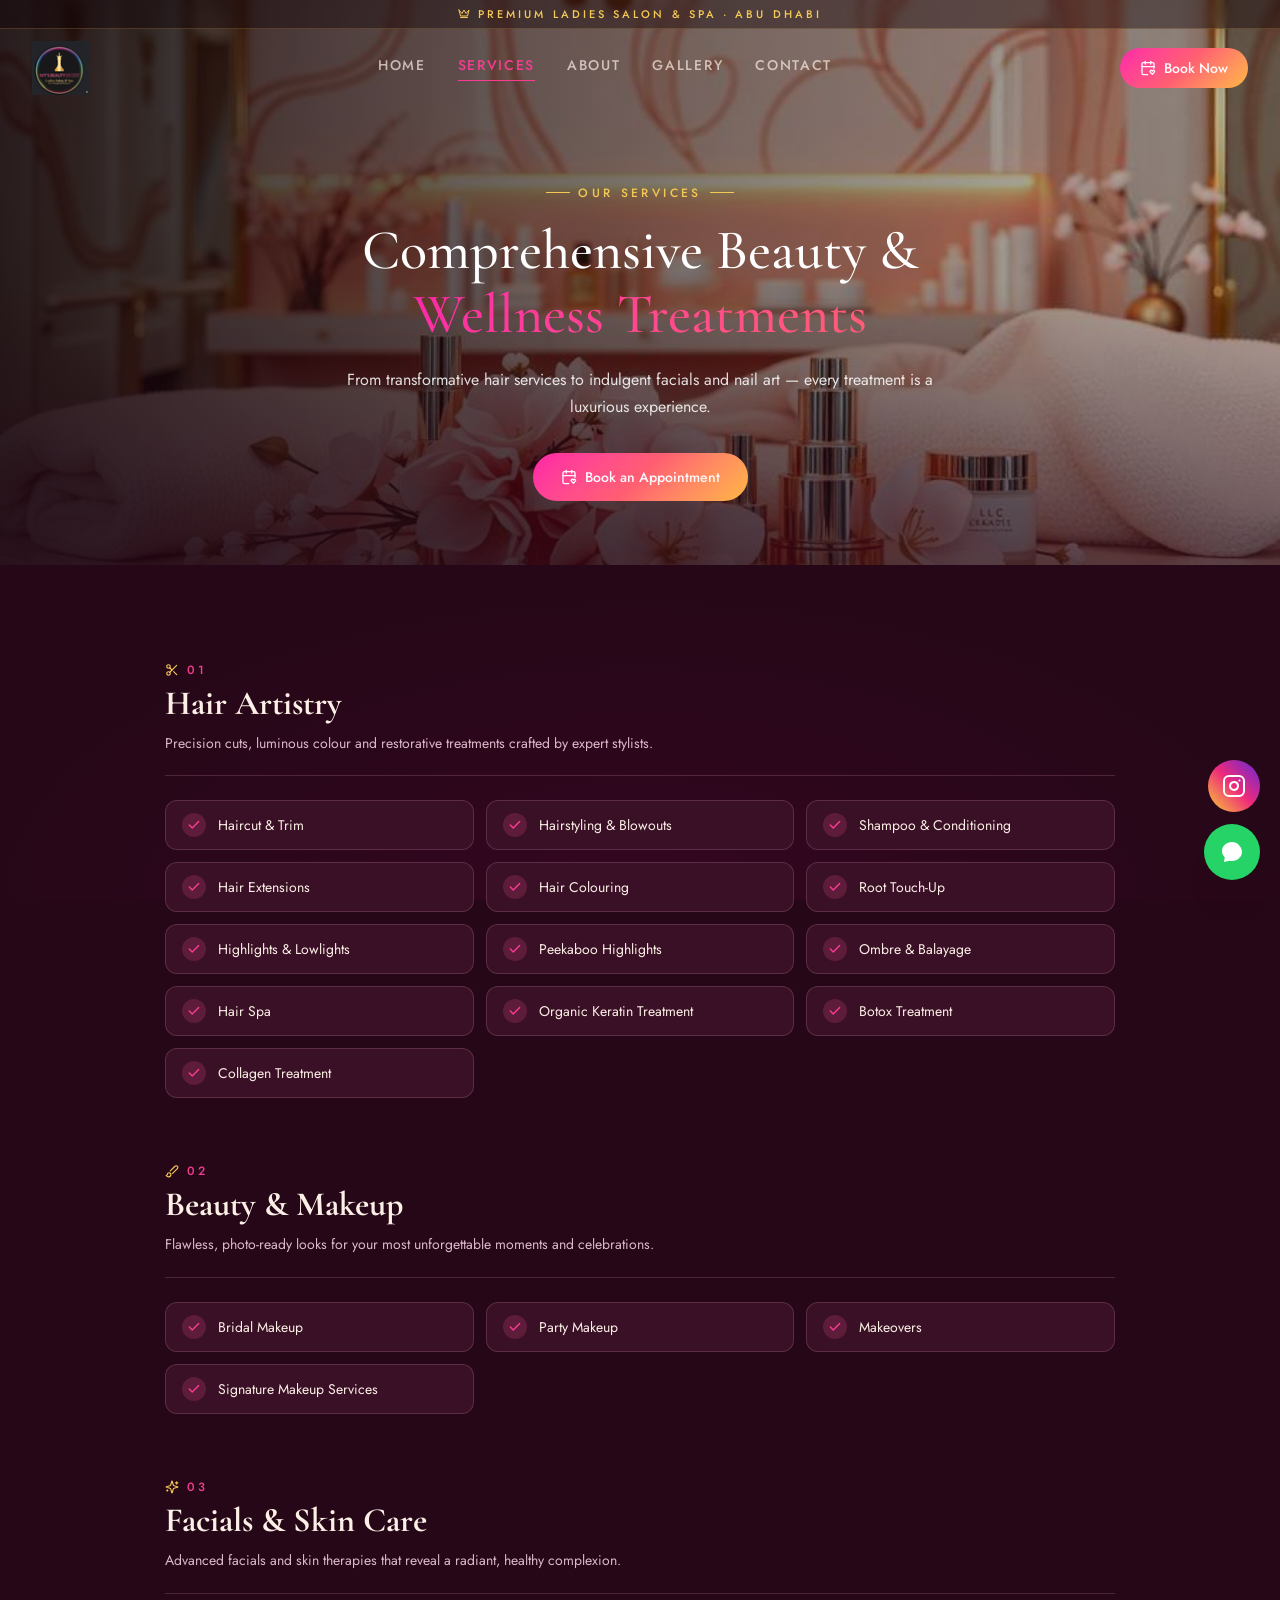
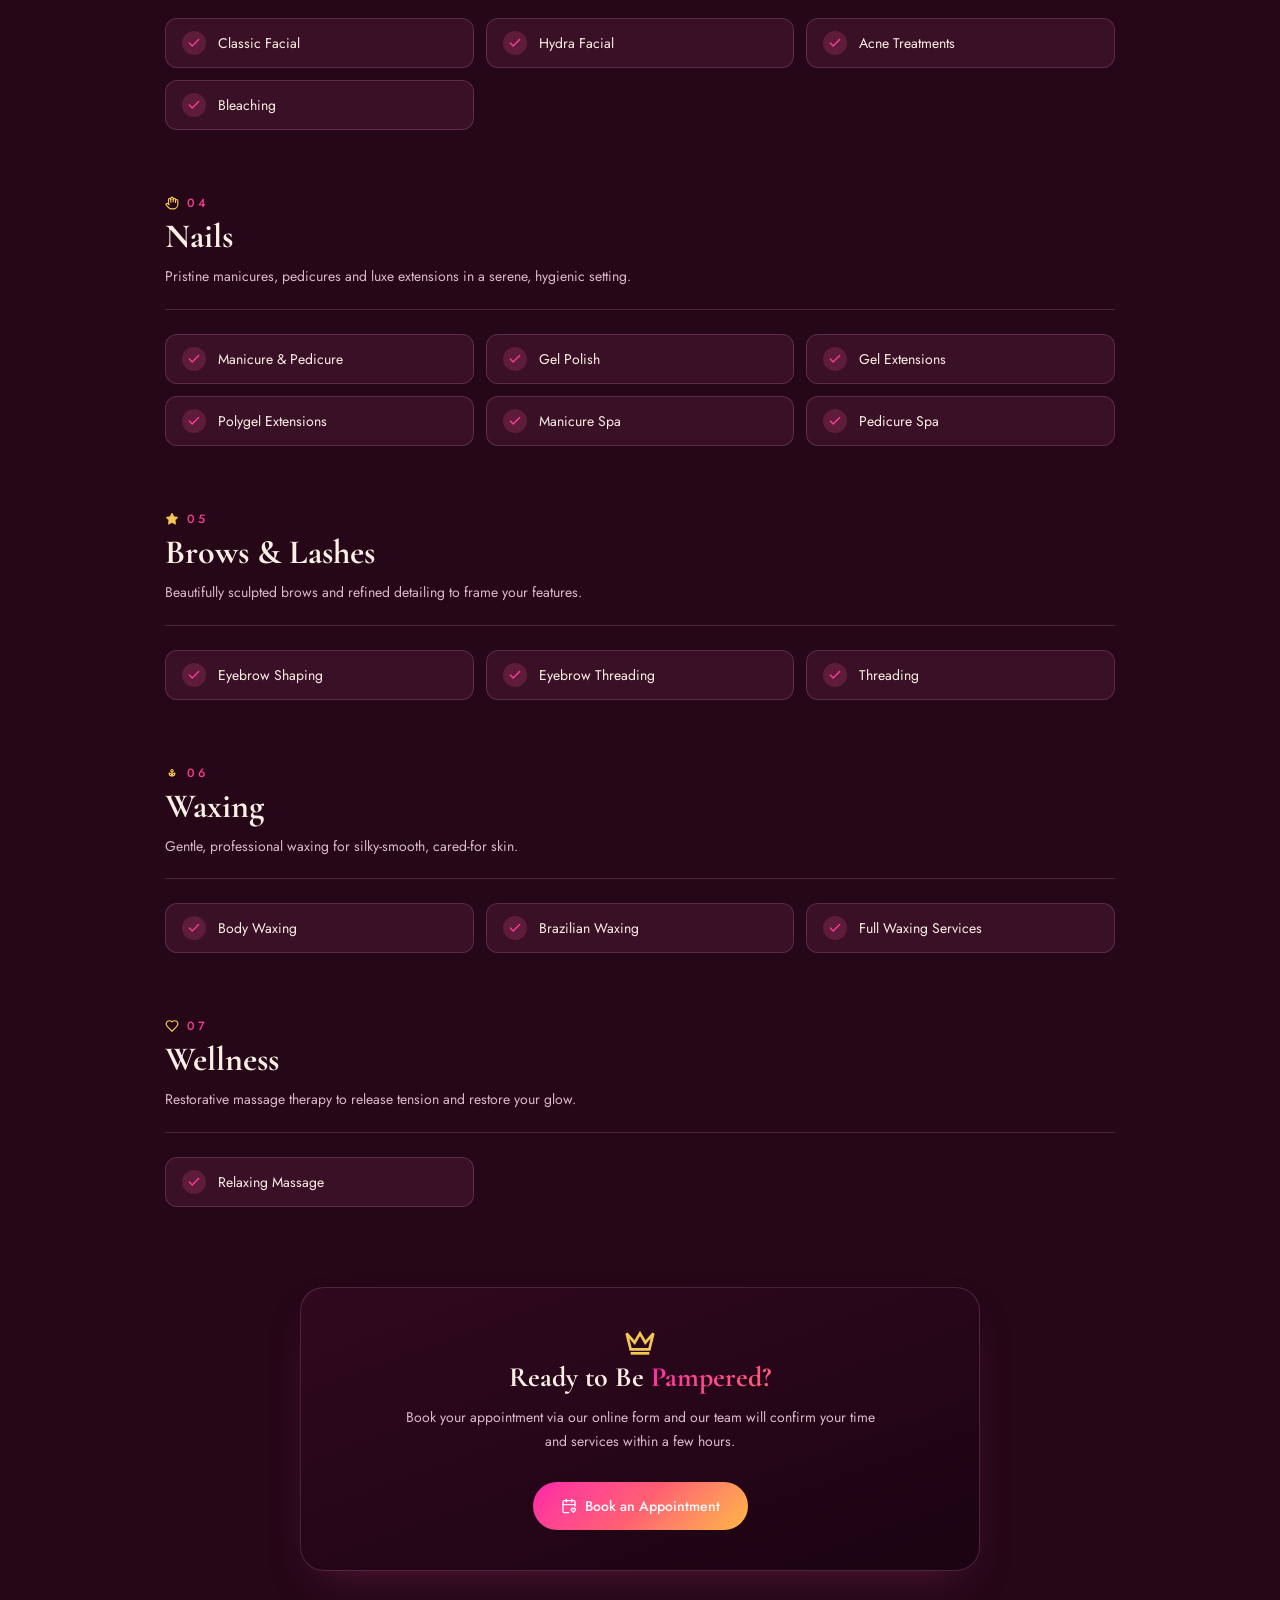
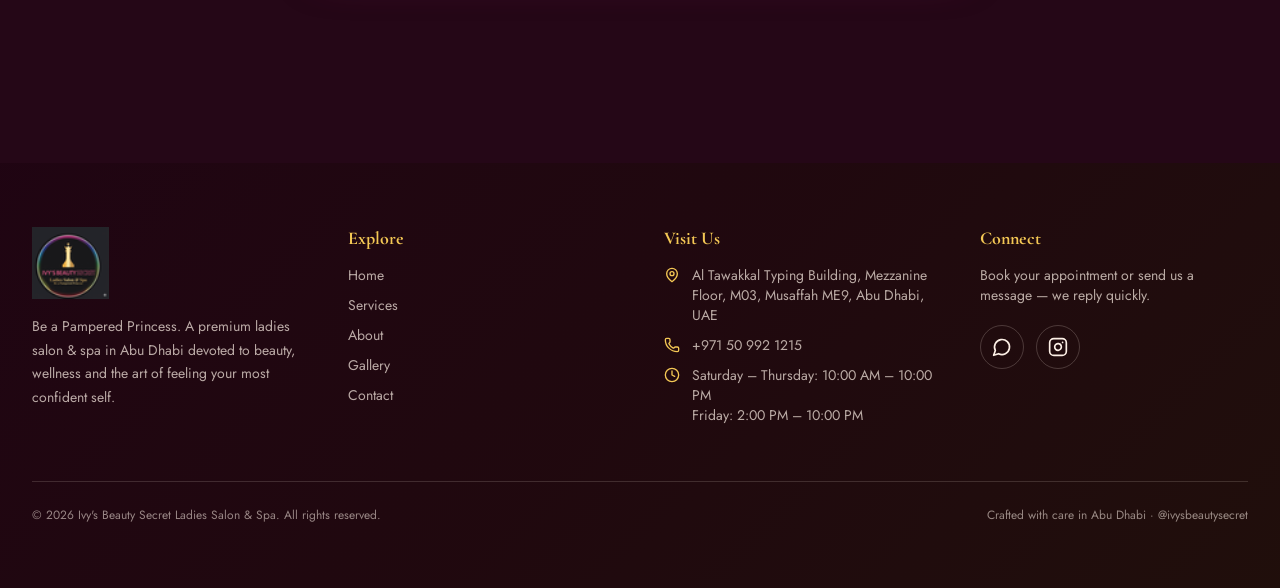
<file: services (3).html>
<!DOCTYPE html>
<html lang="en">
<head>
<meta charset="UTF-8">
<meta name="viewport" content="width=device-width, initial-scale=1.0">
<title>Services | Ivy's Beauty Secret Ladies Salon Abu Dhabi</title>
<meta name="description" content="Full menu of beauty and wellness services.">
<link rel="icon" href="data:,">
<style>
@import url('https://fonts.googleapis.com/css2?family=Cormorant+Garamond:wght@400;500;600;700&family=Jost:wght@300;400;500;600&family=Great+Vibes&display=swap');

:root {
  --radius: 0.75rem;
  --background: oklch(0.19 0.055 350);
  --foreground: oklch(0.96 0.02 60);
  --card: oklch(0.25 0.07 351);
  --card-foreground: oklch(0.96 0.018 60);
  --primary: oklch(0.66 0.23 358);
  --primary-foreground: oklch(0.99 0.01 350);
  --secondary: oklch(0.34 0.1 355);
  --secondary-foreground: oklch(0.95 0.03 350);
  --muted-foreground: oklch(0.82 0.045 350);
  --accent: oklch(0.8 0.13 55);
  --border: oklch(0.74 0.09 350 / 0.22);
  --gold: oklch(0.85 0.14 88);
  --charcoal: oklch(0.12 0.035 350);
  --gradient-rose: linear-gradient(135deg, oklch(0.66 0.26 350), oklch(0.72 0.21 18), oklch(0.84 0.16 70));
  --gradient-soft: linear-gradient(160deg, oklch(0.22 0.07 351), oklch(0.16 0.05 345));
  --shadow-luxe: 0 30px 70px -25px oklch(0.66 0.23 358 / 0.55);
  --shadow-soft: 0 18px 45px -22px oklch(0.5 0.16 350 / 0.5);
  --font-display: "Cormorant Garamond", Georgia, serif;
  --font-body: "Jost", "Helvetica Neue", sans-serif;
  --font-script: "Great Vibes", cursive;
}

* { box-sizing: border-box; margin: 0; padding: 0; border-color: var(--border); }
html { scroll-behavior: smooth; }
img { max-width: 100%; display: block; }
a { text-decoration: none; color: inherit; }
ul { list-style: none; }

body {
  background-color: var(--background);
  background-image:
    radial-gradient(ellipse 80% 50% at 80% 0%, oklch(0.4 0.16 350 / 0.35), transparent 60%),
    radial-gradient(ellipse 70% 50% at 0% 30%, oklch(0.35 0.12 20 / 0.25), transparent 55%),
    radial-gradient(ellipse 90% 60% at 50% 100%, oklch(0.3 0.12 350 / 0.3), transparent 60%);
  background-attachment: fixed;
  color: var(--foreground);
  font-family: var(--font-body);
  -webkit-font-smoothing: antialiased;
  overflow-x: hidden;
}

h1, h2, h3, h4 { font-family: var(--font-display); }
.font-script { font-family: var(--font-script); }

.wrap { max-width: 1280px; margin: 0 auto; padding: 0 24px; }
@media (min-width: 640px) { .wrap { padding: 0 32px; } }

.text-gradient-rose {
  background: var(--gradient-rose);
  -webkit-background-clip: text;
  background-clip: text;
  -webkit-text-fill-color: transparent;
  background-size: 220% auto;
  animation: shimmer-sweep 6s linear infinite;
}
@keyframes shimmer-sweep { 0% { background-position: 0% center; } 100% { background-position: 220% center; } }

.bg-gradient-rose { background: var(--gradient-rose); }
.bg-gradient-soft { background: var(--gradient-soft); }
.shadow-luxe { box-shadow: var(--shadow-luxe); }
.shadow-soft { box-shadow: var(--shadow-soft); }
.tracking-luxe { letter-spacing: 0.28em; }

/* ============ Buttons ============ */
.btn {
  display: inline-flex; align-items: center; justify-content: center; gap: 8px;
  border-radius: 999px; padding: 14px 28px; font-size: 14px; font-weight: 500;
  transition: transform .3s ease, background .3s ease;
  white-space: nowrap;
}
.btn:hover { transform: scale(1.05); }
.btn-rose { background: var(--gradient-rose); color: var(--primary-foreground); box-shadow: var(--shadow-luxe); }
.btn-outline-gold {
  border: 1px solid oklch(0.85 0.14 88 / 0.4); background: oklch(0.12 0.035 350 / 0.3);
  color: var(--foreground); backdrop-filter: blur(8px);
}
.btn-outline-gold:hover { background: oklch(0.12 0.035 350 / 0.5); }
.btn-white { background: oklch(1 0 0 / 0.1); color: #fff; border: 1px solid oklch(1 0 0 / 0.3); }
.btn-white:hover { background: oklch(1 0 0 / 0.2); }
.btn svg { width: 16px; height: 16px; flex-shrink: 0; }

/* ============ Navbar ============ */
header.site-header {
  position: fixed; inset: 0 0 auto 0; z-index: 40; transition: all .5s ease;
  background: transparent;
}
header.site-header.scrolled { background: oklch(0.19 0.055 350 / 0.8); backdrop-filter: blur(20px); box-shadow: var(--shadow-soft); }

.announce {
  display: flex; align-items: center; justify-content: center; gap: 8px;
  border-bottom: 1px solid oklch(0.85 0.14 88 / 0.2); background: oklch(0.12 0.035 350 / 0.4);
  padding: 6px 16px; font-size: 11px; font-weight: 500; text-transform: uppercase;
  letter-spacing: 0.28em; color: var(--gold); backdrop-filter: blur(4px); text-align: center;
}
.announce svg { width: 12px; height: 12px; flex-shrink: 0; }

nav.navbar { display: flex; align-items: center; justify-content: space-between; padding: 12px 24px; max-width: 1280px; margin: 0 auto; }
@media (min-width: 640px) { nav.navbar { padding: 12px 32px; } }

.logo { display: flex; align-items: center; gap: 12px; }
.logo-mark {
  width: 44px; height: 44px; border-radius: 50%; flex-shrink: 0;
  background: var(--gradient-rose); display: flex; align-items: center; justify-content: center;
  box-shadow: var(--shadow-soft); ring: 1px solid oklch(0.85 0.14 88 / .4);
  border: 1px solid oklch(0.85 0.14 88 / 0.4);
}
.logo-mark svg { width: 22px; height: 22px; color: #fff; }
.logo-text { display: flex; flex-direction: column; line-height: 1.1; }
.logo-text .name { font-family: var(--font-display); font-size: 18px; font-weight: 600; letter-spacing: 0.02em; }
.logo-text .sub { font-size: 9.5px; text-transform: uppercase; letter-spacing: 0.28em; color: oklch(0.66 0.23 358 / 0.8); }

.nav-links { display: none; align-items: center; gap: 32px; }
@media (min-width: 1024px) { .nav-links { display: flex; } }
.nav-links a { font-size: 14px; font-weight: 500; text-transform: uppercase; letter-spacing: 0.12em; color: oklch(0.96 0.02 60 / 0.7); position: relative; transition: color .3s; padding-bottom: 6px; }
.nav-links a::after { content: ""; position: absolute; left: 0; bottom: 0; height: 1px; width: 0; background: var(--primary); transition: width .3s; }
.nav-links a:hover, .nav-links a.active { color: var(--primary); }
.nav-links a:hover::after, .nav-links a.active::after { width: 100%; }

.nav-actions { display: flex; align-items: center; gap: 8px; }
.book-now-desktop { display: none; }
@media (min-width: 640px) { .book-now-desktop { display: inline-flex; padding: 10px 20px; } }

.menu-btn { display: inline-flex; height: 40px; width: 40px; align-items: center; justify-content: center; border-radius: 50%; background: transparent; border: none; color: var(--foreground); cursor: pointer; }
.menu-btn:hover { background: var(--secondary); }
@media (min-width: 1024px) { .menu-btn { display: none; } }
.menu-btn svg { width: 22px; height: 22px; }

.mobile-panel {
  position: fixed; top: 0; right: 0; height: 100%; width: 82%; max-width: 360px;
  background: var(--background); border-left: 1px solid var(--border); z-index: 60;
  padding: 24px; transform: translateX(100%); transition: transform .4s ease;
  display: flex; flex-direction: column; overflow-y: auto;
}
.mobile-panel.open { transform: translateX(0); }
.mobile-overlay { position: fixed; inset: 0; background: oklch(0 0 0 / 0.5); z-index: 55; opacity: 0; pointer-events: none; transition: opacity .3s; }
.mobile-overlay.open { opacity: 1; pointer-events: auto; }
.mobile-panel .close-btn { align-self: flex-end; background: none; border: none; color: var(--foreground); cursor: pointer; padding: 8px; }
.mobile-panel .close-btn svg { width: 22px; height: 22px; }
.mobile-panel .mp-links { display: flex; flex-direction: column; gap: 4px; margin-top: 24px; }
.mobile-panel .mp-links a { border-radius: 8px; padding: 12px 16px; font-family: var(--font-display); font-size: 24px; color: oklch(0.96 0.02 60 / 0.8); transition: all .2s; }
.mobile-panel .mp-links a:hover, .mobile-panel .mp-links a.active { background: var(--secondary); color: var(--primary); }
.mobile-panel .btn { margin-top: 32px; width: 100%; padding: 14px; }

/* ============ Hero ============ */
.hero { position: relative; min-height: 100vh; display: flex; align-items: center; overflow: hidden; }
.hero-img { position: absolute; inset: 0 0 0 auto; height: 100%; width: 100%; object-fit: cover; object-position: 68% center; pointer-events: none; }
@media (min-width: 640px) { .hero-img { width: 64%; } }
@media (min-width: 1024px) { .hero-img { width: 55%; } }
.hero-overlay-1 { position: absolute; inset: 0; background: linear-gradient(to right, var(--background) 0%, oklch(0.19 0.055 350 / 0.9) 50%, oklch(0.19 0.055 350 / 0.2) 100%); }
@media (min-width: 640px) { .hero-overlay-1 { background: linear-gradient(to right, var(--background) 0%, oklch(0.19 0.055 350 / 0.7) 50%, transparent 100%); } }
.hero-overlay-2 { position: absolute; inset: 0; background: linear-gradient(to top, var(--background) 0%, oklch(0.19 0.055 350 / 0.3) 50%, oklch(0.19 0.055 350 / 0.6) 100%); }
.hero-overlay-3 { position: absolute; left: 0; right: 0; bottom: 0; height: 160px; background: linear-gradient(to top, var(--background), transparent); }
.hero-content { position: relative; max-width: 1280px; margin: 0 auto; padding: 112px 24px 56px; width: 100%; }
@media (min-width: 640px) { .hero-content { padding: 112px 32px 56px; } }
.hero-inner { max-width: 640px; }

.eyebrow-pill {
  display: inline-flex; align-items: center; gap: 8px; border-radius: 999px;
  border: 1px solid oklch(0.85 0.14 88 / 0.4); background: oklch(0.12 0.035 350 / 0.4);
  padding: 8px 16px; font-size: 11px; font-weight: 500; text-transform: uppercase;
  letter-spacing: 0.28em; color: var(--gold); box-shadow: var(--shadow-soft); backdrop-filter: blur(8px);
}
.eyebrow-pill svg { width: 14px; height: 14px; }

.hero h1 { margin-top: 24px; font-size: 44px; font-weight: 500; line-height: 1.05; }
@media (min-width: 640px) { .hero h1 { font-size: 64px; } }
.hero h1 .script-line { display: block; margin-top: 4px; font-family: var(--font-script); font-weight: 400; font-size: 52px; line-height: 1.1; }
@media (min-width: 640px) { .hero h1 .script-line { font-size: 76px; } }

.hero p.lead { margin-top: 24px; max-width: 420px; font-size: 16px; line-height: 1.7; color: var(--muted-foreground); }
@media (min-width: 640px) { .hero p.lead { font-size: 18px; } }

.hero-cta { margin-top: 36px; display: flex; flex-direction: column; gap: 12px; }
@media (min-width: 640px) { .hero-cta { flex-direction: row; } }

.trust-bar { margin-top: 40px; max-width: 540px; border-radius: 16px; border: 1px solid oklch(0.85 0.14 88 / 0.25); background: oklch(0.12 0.035 350 / 0.4); padding: 20px; box-shadow: var(--shadow-soft); backdrop-filter: blur(8px); }
.trust-bar-flex { display: flex; flex-direction: column; gap: 20px; }
@media (min-width: 640px) { .trust-bar-flex { flex-direction: row; align-items: center; gap: 24px; } }
.stars { display: flex; align-items: center; gap: 2px; }
.stars svg { width: 16px; height: 16px; fill: var(--gold); color: var(--gold); }
.trust-bar .rating-text { margin-top: 6px; font-size: 14px; font-weight: 500; }
.trust-bar .rating-sub { font-size: 12px; color: var(--muted-foreground); }
.trust-divider { display: none; height: 48px; width: 1px; background: oklch(0.85 0.14 88 / 0.25); }
@media (min-width: 640px) { .trust-divider { display: block; } }
.trust-features { display: grid; flex: 1; grid-template-columns: repeat(3, 1fr); gap: 12px; text-align: center; }
.trust-features .f { display: flex; flex-direction: column; align-items: center; gap: 6px; }
.trust-features svg { width: 20px; height: 20px; color: var(--gold); }
.trust-features span { font-size: 11px; font-weight: 500; line-height: 1.2; color: oklch(0.96 0.02 60 / 0.9); }

.hero p.script-tag { margin-top: 24px; text-align: center; font-family: var(--font-script); font-size: 26px; color: oklch(0.85 0.14 88 / 0.9); }
@media (min-width: 640px) { .hero p.script-tag { text-align: left; } }

/* float-up entrance */
.float-up { animation: float-up .9s cubic-bezier(.22,1,.36,1) both; }
@keyframes float-up { 0% { opacity: 0; transform: translateY(28px); } 100% { opacity: 1; transform: translateY(0); } }

/* ============ Reveal on scroll ============ */
.reveal { opacity: 0; transform: translateY(32px); transition: all .9s cubic-bezier(.22,1,.36,1); }
.reveal.visible { opacity: 1; transform: translateY(0); }

/* ============ Sections / headings ============ */
section { position: relative; }
.section-pad { padding: 96px 24px; }
@media (min-width: 640px) { .section-pad { padding: 96px 32px; } }

.section-heading { max-width: 640px; }
.section-heading.center { margin: 0 auto; text-align: center; }
.eyebrow {
  display: inline-flex; align-items: center; gap: 8px; font-size: 12px; font-weight: 500;
  text-transform: uppercase; letter-spacing: 0.28em; color: var(--primary);
}
.eyebrow .line { height: 1px; width: 24px; background: var(--gold); display: inline-block; }
.section-heading h2 { margin-top: 16px; font-size: 32px; font-weight: 500; line-height: 1.15; }
@media (min-width: 640px) { .section-heading h2 { font-size: 44px; } }
.section-heading p.subtitle { margin-top: 16px; font-size: 16px; line-height: 1.7; color: var(--muted-foreground); }

/* ============ Pillars / Cards ============ */
.pillars-section { position: relative; margin-top: -64px; z-index: 10; padding: 0 24px; }
@media (min-width: 640px) { .pillars-section { padding: 0 32px; } }
.grid-3 { max-width: 1100px; margin: 0 auto; display: grid; gap: 20px; }
@media (min-width: 768px) { .grid-3 { grid-template-columns: repeat(3, 1fr); } }
.card {
  height: 100%; border-radius: 16px; border: 1px solid var(--border); background: var(--card);
  padding: 28px; box-shadow: var(--shadow-soft); transition: transform .5s ease;
}
.card:hover { transform: translateY(-6px); }
.card-icon { display: flex; height: 48px; width: 48px; align-items: center; justify-content: center; border-radius: 50%; background: var(--gradient-rose); color: var(--primary-foreground); }
.card-icon svg { width: 20px; height: 20px; }
.card h3 { margin-top: 20px; font-size: 24px; font-weight: 500; }
.card p { margin-top: 8px; font-size: 14px; line-height: 1.7; color: var(--muted-foreground); }

/* ============ About/intro split ============ */
.split { max-width: 1280px; margin: 0 auto; display: grid; gap: 48px; align-items: center; }
@media (min-width: 1024px) { .split { grid-template-columns: 1fr 1fr; } }
.split img { border-radius: 24px; box-shadow: var(--shadow-luxe); width: 100%; }
.split-img-wrap { position: relative; }
.stat-badge {
  display: none; position: absolute; bottom: -24px; right: -16px; border-radius: 16px;
  border: 1px solid var(--border); background: oklch(0.25 0.07 351 / 0.95); padding: 20px;
  box-shadow: var(--shadow-luxe); backdrop-filter: blur(8px);
}
@media (min-width: 640px) { .stat-badge { display: block; } }
.stat-badge .num { font-family: var(--font-display); font-size: 30px; color: var(--primary); }
.stat-badge .label { font-size: 11px; text-transform: uppercase; letter-spacing: 0.05em; color: var(--muted-foreground); }
.split h2 { margin-top: 16px; font-size: 32px; font-weight: 500; line-height: 1.15; }
@media (min-width: 640px) { .split h2 { font-size: 44px; } }
.split p { margin-top: 18px; font-size: 16px; line-height: 1.7; color: var(--muted-foreground); }
.text-link { margin-top: 28px; display: inline-flex; align-items: center; gap: 8px; font-size: 14px; font-weight: 500; text-transform: uppercase; letter-spacing: 0.12em; color: var(--primary); transition: color .3s; }
.text-link:hover { color: var(--foreground); }
.text-link svg { width: 16px; height: 16px; }

/* ============ Services preview grid ============ */
.grid-4 { max-width: 1100px; margin: 56px auto 0; display: grid; gap: 24px; }
@media (min-width: 640px) { .grid-4 { grid-template-columns: repeat(2, 1fr); } }
@media (min-width: 1024px) { .grid-4 { grid-template-columns: repeat(4, 1fr); } }
.service-card { display: block; overflow: hidden; border-radius: 16px; border: 1px solid var(--border); background: var(--card); box-shadow: var(--shadow-soft); transition: all .5s ease; }
.service-card:hover { transform: translateY(-6px); box-shadow: var(--shadow-luxe); }
.service-card .img-wrap { position: relative; aspect-ratio: 4/5; overflow: hidden; }
.service-card .img-wrap img { height: 100%; width: 100%; object-fit: cover; transition: transform .7s ease; }
.service-card:hover .img-wrap img { transform: scale(1.1); }
.service-card .img-overlay { position: absolute; inset: 0; background: linear-gradient(to top, oklch(0.12 0.035 350 / 0.7), transparent); }
.service-card .img-wrap h3 { position: absolute; bottom: 16px; left: 20px; color: #fff; font-size: 22px; font-weight: 500; }
.service-card p { padding: 16px 20px; font-size: 14px; line-height: 1.7; color: var(--muted-foreground); }
.center-cta { margin-top: 48px; text-align: center; }

/* ============ Category list ============ */
.grid-list3 { max-width: 950px; margin: 48px auto 0; display: grid; gap: 16px; }
@media (min-width: 640px) { .grid-list3 { grid-template-columns: repeat(2, 1fr); } }
@media (min-width: 1024px) { .grid-list3 { grid-template-columns: repeat(3, 1fr); } }
.list-card { display: flex; height: 100%; align-items: flex-start; gap: 16px; border-radius: 16px; border: 1px solid var(--border); background: var(--card); padding: 20px; transition: border-color .3s; }
.list-card:hover { border-color: oklch(0.66 0.23 358 / 0.4); }
.list-card .icon { display: flex; height: 44px; width: 44px; flex-shrink: 0; align-items: center; justify-content: center; border-radius: 50%; background: var(--secondary); color: var(--primary); }
.list-card .icon svg { width: 20px; height: 20px; }
.list-card h3 { font-size: 20px; font-weight: 500; }
.list-card p { margin-top: 4px; font-size: 14px; line-height: 1.7; color: var(--muted-foreground); }

/* ============ Testimonials ============ */
.grid-testi { max-width: 1100px; margin: 56px auto 0; display: grid; gap: 24px; }
@media (min-width: 768px) { .grid-testi { grid-template-columns: repeat(3, 1fr); } }
.testi-card { display: flex; height: 100%; flex-direction: column; border-radius: 16px; border: 1px solid var(--border); background: var(--card); padding: 28px; box-shadow: var(--shadow-soft); }
.testi-card .stars { gap: 4px; }
.testi-card blockquote { margin-top: 16px; flex: 1; font-family: var(--font-display); font-size: 20px; font-style: italic; line-height: 1.6; }
.testi-card figcaption { margin-top: 20px; font-size: 13px; font-weight: 500; text-transform: uppercase; letter-spacing: 0.05em; color: var(--primary); }

/* ============ CTA banner ============ */
.cta-banner { position: relative; max-width: 1100px; margin: 0 auto; overflow: hidden; border-radius: 32px; background: var(--charcoal); padding: 64px 32px; text-align: center; box-shadow: var(--shadow-luxe); }
@media (min-width: 640px) { .cta-banner { padding: 80px 64px; } }
.cta-banner::before { content: ""; position: absolute; inset: 0; opacity: 0.2; background: var(--gradient-rose); }
.cta-banner-content { position: relative; }
.cta-banner svg.crown { width: 40px; height: 40px; color: var(--gold); margin: 0 auto; display: block; }
.cta-banner h2 { margin-top: 20px; font-size: 32px; font-weight: 500; color: #fff; }
@media (min-width: 640px) { .cta-banner h2 { font-size: 44px; } }
.cta-banner p { margin: 16px auto 0; max-width: 540px; font-size: 16px; line-height: 1.7; color: oklch(1 0 0 / 0.8); }
.cta-banner .cta-actions { margin-top: 32px; display: flex; flex-direction: column; align-items: center; justify-content: center; gap: 12px; }
@media (min-width: 640px) { .cta-banner .cta-actions { flex-direction: row; } }

/* ============ Footer ============ */
footer.site-footer { position: relative; margin-top: 96px; overflow: hidden; background: var(--charcoal); color: var(--foreground); }
footer.site-footer::before { content: ""; position: absolute; inset: 0; opacity: 0.07; background: var(--gradient-rose); }
.footer-inner { position: relative; max-width: 1280px; margin: 0 auto; padding: 64px 24px; }
@media (min-width: 640px) { .footer-inner { padding: 64px 32px; } }
.footer-grid { display: grid; gap: 48px; }
@media (min-width: 768px) { .footer-grid { grid-template-columns: repeat(2, 1fr); } }
@media (min-width: 1024px) { .footer-grid { grid-template-columns: repeat(4, 1fr); } }
.footer-grid p.tagline { margin-top: 20px; max-width: 280px; font-size: 14px; line-height: 1.7; color: oklch(0.96 0.02 60 / 0.7); }
.footer-grid h4 { font-size: 18px; color: var(--gold); }
.footer-grid ul { margin-top: 16px; display: flex; flex-direction: column; gap: 10px; font-size: 14px; }
.footer-grid ul a { color: oklch(0.96 0.02 60 / 0.7); transition: color .3s; }
.footer-grid ul a:hover { color: var(--gold); }
.footer-contact { margin-top: 16px; display: flex; flex-direction: column; gap: 12px; font-size: 14px; color: oklch(0.96 0.02 60 / 0.7); }
.footer-contact li { display: flex; gap: 12px; }
.footer-contact svg { margin-top: 2px; width: 16px; height: 16px; flex-shrink: 0; color: var(--gold); }
.footer-contact a:hover { color: var(--gold); }
.footer-connect p { margin-top: 16px; font-size: 14px; color: oklch(0.96 0.02 60 / 0.7); }
.footer-socials { margin-top: 20px; display: flex; gap: 12px; }
.footer-socials a { display: flex; height: 44px; width: 44px; align-items: center; justify-content: center; border-radius: 50%; border: 1px solid oklch(0.96 0.02 60 / 0.2); transition: all .3s; }
.footer-socials a:hover { background: var(--gold); color: var(--charcoal); }
.footer-socials svg { width: 20px; height: 20px; }
.footer-bottom { margin-top: 56px; display: flex; flex-direction: column; align-items: center; justify-content: space-between; gap: 12px; border-top: 1px solid oklch(0.96 0.02 60 / 0.15); padding-top: 24px; font-size: 12px; color: oklch(0.96 0.02 60 / 0.55); text-align: center; }
@media (min-width: 640px) { .footer-bottom { flex-direction: row; text-align: left; } }

/* ============ Floating actions ============ */
.floating-actions { position: fixed; bottom: 20px; right: 20px; z-index: 50; display: flex; flex-direction: column; align-items: flex-end; gap: 12px; }
.fab { display: flex; align-items: center; justify-content: center; border-radius: 50%; color: #fff; box-shadow: var(--shadow-luxe); transition: transform .3s ease; }
.fab:hover { transform: scale(1.1); }
.fab svg { width: 24px; height: 24px; }
.fab-ig { width: 52px; height: 52px; background: linear-gradient(45deg, #f9ce34, #ee2a7b, #6228d7); animation: instagram-pulse 2s ease-out infinite; }
.fab-wa { width: 56px; height: 56px; background-color: #25D366; animation: whatsapp-pulse 2s ease-out infinite; }
@keyframes whatsapp-pulse { 0% { box-shadow: 0 0 14px 2px oklch(0.75 0.18 150 / 0.75), 0 0 0 0 oklch(0.75 0.18 150 / 0.6); } 70% { box-shadow: 0 0 22px 6px oklch(0.75 0.18 150 / 0.55), 0 0 0 18px oklch(0.75 0.18 150 / 0); } 100% { box-shadow: 0 0 14px 2px oklch(0.75 0.18 150 / 0.75), 0 0 0 0 oklch(0.75 0.18 150 / 0); } }
@keyframes instagram-pulse { 0% { box-shadow: 0 0 14px 2px oklch(0.62 0.25 0 / 0.7), 0 0 0 0 oklch(0.62 0.25 0 / 0.55); } 70% { box-shadow: 0 0 24px 6px oklch(0.62 0.25 0 / 0.5), 0 0 0 16px oklch(0.62 0.25 0 / 0); } 100% { box-shadow: 0 0 14px 2px oklch(0.62 0.25 0 / 0.7), 0 0 0 0 oklch(0.62 0.25 0 / 0); } }

/* ============ Ambient petals/glitter ============ */
.sparkle-field { position: fixed; inset: 0; z-index: 35; pointer-events: none; overflow: hidden; }
.sparkle-field .petal, .sparkle-field .glitter { position: absolute; top: -8%; will-change: transform, opacity; }
.sparkle-field .petal {
  border-radius: 76% 24% 70% 30% / 30% 70% 30% 70%;
  background: radial-gradient(circle at 30% 25%, oklch(0.95 0.07 350 / 0.95), transparent 60%), linear-gradient(135deg, oklch(0.82 0.16 355), oklch(0.66 0.22 0));
  filter: blur(0.2px) drop-shadow(0 2px 6px oklch(0.5 0.18 350 / 0.5));
  animation-name: petal-fall; animation-timing-function: cubic-bezier(.45,0,.55,1); animation-iteration-count: infinite;
}
.sparkle-field .glitter {
  background: linear-gradient(135deg, oklch(0.99 0.04 95), oklch(0.86 0.15 88));
  clip-path: polygon(50% 0%, 60% 40%, 100% 50%, 60% 60%, 50% 100%, 40% 60%, 0% 50%, 40% 40%);
  filter: drop-shadow(0 0 6px oklch(0.9 0.14 90 / 0.9));
  animation-name: glitter-twinkle; animation-timing-function: ease-in-out; animation-iteration-count: infinite;
}
@keyframes petal-fall { 0% { transform: translate3d(0,-12vh,0) rotate(0deg); opacity: 0; } 8% { opacity: var(--o,.85); } 50% { transform: translate3d(var(--sway,36px),52vh,0) rotate(calc(var(--spin,360deg) * .5)); } 92% { opacity: var(--o,.85); } 100% { transform: translate3d(calc(var(--sway,36px) * -1),114vh,0) rotate(var(--spin,360deg)); opacity: 0; } }
@keyframes glitter-twinkle { 0%, 100% { transform: translate3d(0,0,0) scale(.2) rotate(0deg); opacity: 0; } 40% { opacity: 1; } 50% { transform: translate3d(var(--gx,0),var(--gy,12px),0) scale(1) rotate(35deg); opacity: 1; } 60% { opacity: .85; } }
@media (prefers-reduced-motion: reduce) { .sparkle-field { display: none; } .reveal { opacity: 1; transform: none; } .float-up { animation: none; opacity: 1; } }

/* ============ Page header ============ */
.page-header { position: relative; overflow: hidden; padding: 144px 24px 64px; }
@media (min-width: 640px) { .page-header { padding: 176px 32px 64px; } }
.page-header.no-img { background: var(--gradient-soft); }
.page-header.no-img::before { content: ""; position: absolute; right: -96px; top: -96px; height: 288px; width: 288px; border-radius: 50%; background: var(--gradient-rose); opacity: 0.1; filter: blur(60px); }
.page-header.no-img::after { content: ""; position: absolute; left: -96px; bottom: 0; height: 288px; width: 288px; border-radius: 50%; background: var(--gradient-rose); opacity: 0.1; filter: blur(60px); }
.page-header .ph-img { position: absolute; inset: 0; height: 100%; width: 100%; object-fit: cover; }
.page-header .ph-overlay-1 { position: absolute; inset: 0; background: linear-gradient(to right, oklch(0.12 0.035 350 / 0.85), oklch(0.12 0.035 350 / 0.55), oklch(0.12 0.035 350 / 0.25)); }
.page-header .ph-overlay-2 { position: absolute; inset: 0; background: linear-gradient(to top, oklch(0.19 0.055 350 / 0.6), transparent, transparent); }
.page-header-inner { position: relative; max-width: 720px; margin: 0 auto; text-align: center; }
.page-header h1 { margin-top: 16px; font-size: 40px; font-weight: 500; line-height: 1.15; color: var(--foreground); }
.page-header.has-img h1 { color: #fff; }
@media (min-width: 640px) { .page-header h1 { font-size: 56px; } }
.page-header .ph-eyebrow { color: var(--primary); }
.page-header.has-img .ph-eyebrow { color: var(--gold); }
.page-header p.ph-sub { margin: 20px auto 0; max-width: 600px; font-size: 16px; line-height: 1.7; color: var(--muted-foreground); }
.page-header.has-img p.ph-sub { color: oklch(1 0 0 / 0.85); }
.page-header .ph-children { margin-top: 32px; }

/* ============ Services page list ============ */
.service-block { max-width: 950px; margin: 0 auto; }
.service-block + .service-block { margin-top: 64px; }
.service-block-head { display: flex; flex-direction: column; gap: 4px; border-bottom: 1px solid var(--border); padding-bottom: 20px; }
.service-block-head .num { display: inline-flex; align-items: center; gap: 8px; font-size: 12px; font-weight: 500; text-transform: uppercase; letter-spacing: 0.28em; color: var(--primary); }
.service-block-head .num svg { width: 14px; height: 14px; color: var(--gold); }
.service-block-head h2 { font-size: 28px; }
@media (min-width: 640px) { .service-block-head h2 { font-size: 34px; } }
.service-block-head p { margin-top: 4px; max-width: 600px; font-size: 14px; line-height: 1.7; color: var(--muted-foreground); }
.svc-list { margin-top: 24px; display: grid; gap: 12px; }
@media (min-width: 640px) { .svc-list { grid-template-columns: repeat(2, 1fr); } }
@media (min-width: 1024px) { .svc-list { grid-template-columns: repeat(3, 1fr); } }
.svc-list li { display: flex; align-items: center; gap: 12px; border-radius: 12px; border: 1px solid var(--border); background: var(--card); padding: 12px 16px; font-size: 14px; transition: border-color .3s; }
.svc-list li:hover { border-color: oklch(0.66 0.23 358 / 0.4); }
.svc-list li .check { display: flex; height: 24px; width: 24px; flex-shrink: 0; align-items: center; justify-content: center; border-radius: 50%; background: var(--secondary); color: var(--primary); }
.svc-list li .check svg { width: 14px; height: 14px; }

.info-banner { margin: 80px auto 0; max-width: 680px; border-radius: 24px; border: 1px solid var(--border); background: var(--gradient-soft); padding: 40px; text-align: center; box-shadow: var(--shadow-soft); }
.info-banner h3 { font-size: 28px; }
.info-banner p { margin: 12px auto 0; max-width: 480px; font-size: 14px; line-height: 1.7; color: var(--muted-foreground); }
.info-banner .btn { margin-top: 28px; }

/* ============ Gallery ============ */
.gallery-grid { max-width: 1100px; margin: 0 auto; display: grid; grid-template-columns: repeat(2, 1fr); grid-auto-rows: 230px; gap: 16px; }
@media (min-width: 1024px) { .gallery-grid { grid-template-columns: repeat(3, 1fr); } }
.gallery-item { position: relative; height: 100%; width: 100%; overflow: hidden; border-radius: 16px; box-shadow: var(--shadow-soft); }
.gallery-item.tall { grid-row: span 2; }
.gallery-item img { height: 100%; width: 100%; object-fit: cover; transition: transform .7s ease; }
.gallery-item:hover img { transform: scale(1.1); }
.gallery-item .g-overlay { position: absolute; inset: 0; background: linear-gradient(to top, oklch(0.12 0.035 350 / 0.7), transparent 60%); opacity: 0.7; transition: opacity .5s; }
.gallery-item:hover .g-overlay { opacity: 0.9; }
.gallery-item span { position: absolute; bottom: 16px; left: 16px; font-family: var(--font-display); font-size: 20px; color: #fff; }

/* ============ Contact ============ */
.contact-cards { max-width: 920px; margin: 0 auto; display: grid; gap: 20px; }
@media (min-width: 640px) { .contact-cards { grid-template-columns: repeat(3, 1fr); } }
.contact-card { display: flex; height: 100%; flex-direction: column; align-items: center; border-radius: 16px; border: 1px solid var(--border); background: var(--card); padding: 28px; text-align: center; box-shadow: var(--shadow-soft); transition: all .5s ease; }
.contact-card:hover { transform: translateY(-6px); box-shadow: var(--shadow-luxe); }
.contact-card .icon { display: flex; height: 56px; width: 56px; align-items: center; justify-content: center; border-radius: 50%; background: var(--gradient-rose); color: var(--primary-foreground); }
.contact-card .icon svg { width: 24px; height: 24px; }
.contact-card h3 { margin-top: 20px; font-size: 24px; }
.contact-card p { margin-top: 4px; font-size: 14px; color: var(--muted-foreground); }
.contact-card .cta { margin-top: 16px; font-size: 13px; font-weight: 500; text-transform: uppercase; letter-spacing: 0.12em; color: var(--primary); }

.contact-split { max-width: 1100px; margin: 64px auto 0; display: grid; gap: 32px; }
@media (min-width: 1024px) { .contact-split { grid-template-columns: 1fr 1fr; } }
.visit-card { border-radius: 24px; border: 1px solid var(--border); background: var(--card); padding: 32px; box-shadow: var(--shadow-soft); }
.visit-card h3 { font-size: 28px; }
.visit-list { margin-top: 24px; display: flex; flex-direction: column; gap: 20px; font-size: 14px; }
.visit-list li { display: flex; gap: 16px; }
.visit-list .icon { display: flex; height: 40px; width: 40px; flex-shrink: 0; align-items: center; justify-content: center; border-radius: 50%; background: var(--secondary); color: var(--primary); }
.visit-list .icon svg { width: 18px; height: 18px; }
.visit-list .label { font-weight: 500; }
.visit-list .val { margin-top: 2px; line-height: 1.7; color: var(--muted-foreground); }
.visit-list a.val:hover { color: var(--primary); }
.visit-footer-note { margin-top: 32px; border-radius: 16px; background: var(--gradient-soft); padding: 24px; text-align: center; }
.visit-footer-note svg.crown { width: 28px; height: 28px; color: var(--gold); margin: 0 auto; display: block; }
.visit-footer-note p.tag { margin-top: 8px; font-family: var(--font-display); font-size: 20px; }
.visit-footer-note p.sub { margin-top: 4px; font-size: 14px; color: var(--muted-foreground); }
.map-wrap { height: 100%; min-height: 420px; overflow: hidden; border-radius: 24px; border: 1px solid var(--border); box-shadow: var(--shadow-soft); }
.map-wrap iframe { height: 100%; min-height: 420px; width: 100%; border: 0; }


/* ===== Logo image — show full circular logo, no crop ===== */
.logo-link { display:flex; align-items:center; text-decoration:none; }
.logo-img {
  height: 54px;
  width: auto;
  object-fit: contain;
  flex-shrink: 0;
  display: block;
  border-radius: 0;
  border: none;
  box-shadow: none;
  background: transparent;
}
.footer-logo-img { height: 72px; }

/* ===== Booking form ===== */
.booking-form-wrap { position:relative; max-width:820px; margin:48px auto 0; border-radius:24px; border:1px solid var(--border); background:var(--card); padding:40px 32px; box-shadow:var(--shadow-luxe); }
@media (max-width:640px) { .booking-form-wrap { padding:28px 20px; } }
.form-grid { display:grid; grid-template-columns:1fr; gap:20px; }
@media (min-width:640px) { .form-grid { grid-template-columns:1fr 1fr; } }
.form-group { display:flex; flex-direction:column; gap:8px; }
.form-group-full { grid-column:1 / -1; }
.form-group label { font-size:13px; font-weight:500; text-transform:uppercase; letter-spacing:.1em; color:var(--muted-foreground); }
.req { color:var(--primary); }
.form-group input, .form-group select, .form-group textarea {
  background:oklch(0.19 0.055 350 / 0.7); border:1px solid var(--border);
  border-radius:12px; color:var(--foreground); font-family:var(--font-body);
  font-size:15px; padding:13px 16px; transition:border-color .3s, box-shadow .3s;
  outline:none; width:100%;
}
.form-group input::placeholder, .form-group textarea::placeholder { color:oklch(0.96 0.02 60 / 0.3); }
.form-group input:focus, .form-group select:focus, .form-group textarea:focus { border-color:var(--primary); box-shadow:0 0 0 3px oklch(0.66 0.23 358 / 0.18); }
.form-group select { appearance:none; background-image:url("data:image/svg+xml,%3Csvg xmlns='http://www.w3.org/2000/svg' width='16' height='16' viewBox='0 0 24 24' fill='none' stroke='%23a855f7' stroke-width='2'%3E%3Cpath d='m6 9 6 6 6-6'/%3E%3C/svg%3E"); background-repeat:no-repeat; background-position:right 14px center; padding-right:40px; cursor:pointer; }
.form-group select option { background:oklch(0.19 0.055 350); }
.form-group input[type="date"] { color-scheme:dark; }
.form-group textarea { resize:vertical; min-height:88px; }

/* ===== Success popup ===== */
.booking-success { position:fixed; inset:0; z-index:200; display:flex; align-items:center; justify-content:center; padding:24px; background:oklch(0 0 0 / 0.65); backdrop-filter:blur(8px); opacity:0; pointer-events:none; transition:opacity .4s ease; }
.booking-success.open { opacity:1; pointer-events:auto; }
.booking-success-card { position:relative; max-width:480px; width:100%; border-radius:28px; border:1px solid oklch(0.85 0.14 88 / 0.35); background:var(--card); padding:44px 36px; text-align:center; box-shadow:var(--shadow-luxe); animation:pop-in .5s cubic-bezier(.34,1.56,.64,1) both; }
@media (max-width:480px) { .booking-success-card { padding:36px 24px; } }
@keyframes pop-in { 0% { transform:scale(.75); opacity:0; } 100% { transform:scale(1); opacity:1; } }
.bs-icon { display:flex; height:68px; width:68px; align-items:center; justify-content:center; border-radius:50%; background:var(--gradient-rose); color:#fff; margin:0 auto 20px; box-shadow:var(--shadow-luxe); }
.bs-icon svg { width:30px; height:30px; }
.booking-success-card h3 { font-size:30px; font-weight:500; }
.bs-script { margin-top:4px; font-size:26px; color:var(--gold); }
.booking-success-card p { margin-top:14px; font-size:15px; line-height:1.7; color:var(--muted-foreground); }
.bs-note { font-size:12px !important; margin-top:8px !important; color:oklch(0.85 0.14 88 / 0.8) !important; text-transform:uppercase; letter-spacing:.08em; }
.bs-actions { margin-top:28px; display:flex; flex-direction:column; gap:12px; }
@media (min-width:420px) { .bs-actions { flex-direction:row; justify-content:center; } }

/* ===== Contact card cta — no arrow ===== */
.contact-card .cta { margin-top:16px; font-size:13px; font-weight:500; text-transform:uppercase; letter-spacing:.12em; color:var(--primary); display:inline-block; }
.contact-card .cta svg { display:none; }

</style>
</head>
<body>
<div class="sparkle-field" aria-hidden="true"></div>
<header class="site-header">
    <div class="announce"><svg viewBox="0 0 24 24" fill="none" stroke="currentColor" stroke-width="2" stroke-linecap="round" stroke-linejoin="round"><path d="m2 4 3 12h14l3-12-6 7-4-7-4 7-6-7Z"/><path d="M5 19h14"/></svg><span>Premium Ladies Salon &amp; Spa &middot; Abu Dhabi</span></div>
    <nav class="navbar">
      <a href="index.html" class="logo-link">
      <img src="[data-uri]" alt="Ivy's Beauty Secret" class="logo-img">
    </a>
      <div class="nav-links">
          <a href="index.html">Home</a>
          <a href="services.html" class="active">Services</a>
          <a href="about.html">About</a>
          <a href="gallery.html">Gallery</a>
          <a href="contact.html">Contact</a>
      </div>
      <div class="nav-actions">
        <a href="contact.html#booking" class="btn btn-rose book-now-desktop"><svg viewBox="0 0 24 24" fill="none" stroke="currentColor" stroke-width="2" stroke-linecap="round" stroke-linejoin="round"><path d="M21 12.5V6a2 2 0 0 0-2-2H5a2 2 0 0 0-2 2v14a2 2 0 0 0 2 2h6.5"/><path d="M16 2v4"/><path d="M8 2v4"/><path d="M3 10h18"/><path d="M21.29 18.6c.7-.7.7-1.8 0-2.5-.7-.7-1.8-.7-2.5 0l-.3.3-.3-.3c-.7-.7-1.8-.7-2.5 0-.7.7-.7 1.8 0 2.5l2.8 2.8 2.8-2.8Z"/></svg>Book Now</a>
        <button class="menu-btn" aria-label="Open menu"><svg viewBox="0 0 24 24" fill="none" stroke="currentColor" stroke-width="2" stroke-linecap="round" stroke-linejoin="round"><path d="M4 12h16"/><path d="M4 6h16"/><path d="M4 18h16"/></svg></button>
      </div>
    </nav>
  </header>
  <div class="mobile-overlay"></div>
  <div class="mobile-panel">
    <button class="close-btn" aria-label="Close menu"><svg viewBox="0 0 24 24" fill="none" stroke="currentColor" stroke-width="2" stroke-linecap="round" stroke-linejoin="round"><path d="M18 6 6 18"/><path d="m6 6 12 12"/></svg></button>
    <a href="index.html" class="logo-link">
      <img src="[data-uri]" alt="Ivy's Beauty Secret" class="logo-img">
    </a>
    <div class="mp-links">
            <a href="index.html">Home</a>
            <a href="services.html" class="active">Services</a>
            <a href="about.html">About</a>
            <a href="gallery.html">Gallery</a>
            <a href="contact.html">Contact</a>
    </div>
    <a href="contact.html#booking" class="btn btn-rose"><svg viewBox="0 0 24 24" fill="none" stroke="currentColor" stroke-width="2" stroke-linecap="round" stroke-linejoin="round"><path d="M21 12.5V6a2 2 0 0 0-2-2H5a2 2 0 0 0-2 2v14a2 2 0 0 0 2 2h6.5"/><path d="M16 2v4"/><path d="M8 2v4"/><path d="M3 10h18"/><path d="M21.29 18.6c.7-.7.7-1.8 0-2.5-.7-.7-1.8-.7-2.5 0l-.3.3-.3-.3c-.7-.7-1.8-.7-2.5 0-.7.7-.7 1.8 0 2.5l2.8 2.8 2.8-2.8Z"/></svg>Book an Appointment</a>
  </div>
<main>
<section class="page-header has-img">
    <img src="[data-uri]" alt="" aria-hidden="true" class="ph-img">
    <div class="ph-overlay-1"></div>
    <div class="ph-overlay-2"></div>
    <div class="page-header-inner">
      <span class="ph-eyebrow eyebrow"><span class="line"></span>Our Services<span class="line"></span></span>
      <h1>Comprehensive Beauty &amp; <span class='text-gradient-rose'>Wellness Treatments</span></h1>
      <p class="ph-sub">From transformative hair services to indulgent facials and nail art &mdash; every treatment is a luxurious experience.</p>
      <div class="ph-children"><a href="contact.html#booking" class="btn btn-rose"><svg viewBox="0 0 24 24" fill="none" stroke="currentColor" stroke-width="2" stroke-linecap="round" stroke-linejoin="round"><path d="M21 12.5V6a2 2 0 0 0-2-2H5a2 2 0 0 0-2 2v14a2 2 0 0 0 2 2h6.5"/><path d="M16 2v4"/><path d="M8 2v4"/><path d="M3 10h18"/><path d="M21.29 18.6c.7-.7.7-1.8 0-2.5-.7-.7-1.8-.7-2.5 0l-.3.3-.3-.3c-.7-.7-1.8-.7-2.5 0-.7.7-.7 1.8 0 2.5l2.8 2.8 2.8-2.8Z"/></svg> Book an Appointment</a></div>
    </div>
  </section>
<section class="section-pad"><div class="wrap">
  <div class="service-block reveal" id="hair"><div class="service-block-head"><span class="num"><svg viewBox="0 0 24 24" fill="none" stroke="currentColor" stroke-width="2" stroke-linecap="round" stroke-linejoin="round"><circle cx="6" cy="6" r="3"/><path d="M8.12 8.12 12 12"/><path d="M20 4 8.12 15.88"/><circle cx="6" cy="18" r="3"/><path d="M14.8 14.8 20 20"/></svg> 01</span><h2>Hair Artistry</h2><p>Precision cuts, luminous colour and restorative treatments crafted by expert stylists.</p></div><ul class="svc-list"><li><span class="check"><svg viewBox="0 0 24 24" fill="none" stroke="currentColor" stroke-width="2.5" stroke-linecap="round" stroke-linejoin="round"><path d="M20 6 9 17l-5-5"/></svg></span>Haircut & Trim</li>
<li><span class="check"><svg viewBox="0 0 24 24" fill="none" stroke="currentColor" stroke-width="2.5" stroke-linecap="round" stroke-linejoin="round"><path d="M20 6 9 17l-5-5"/></svg></span>Hairstyling & Blowouts</li>
<li><span class="check"><svg viewBox="0 0 24 24" fill="none" stroke="currentColor" stroke-width="2.5" stroke-linecap="round" stroke-linejoin="round"><path d="M20 6 9 17l-5-5"/></svg></span>Shampoo & Conditioning</li>
<li><span class="check"><svg viewBox="0 0 24 24" fill="none" stroke="currentColor" stroke-width="2.5" stroke-linecap="round" stroke-linejoin="round"><path d="M20 6 9 17l-5-5"/></svg></span>Hair Extensions</li>
<li><span class="check"><svg viewBox="0 0 24 24" fill="none" stroke="currentColor" stroke-width="2.5" stroke-linecap="round" stroke-linejoin="round"><path d="M20 6 9 17l-5-5"/></svg></span>Hair Colouring</li>
<li><span class="check"><svg viewBox="0 0 24 24" fill="none" stroke="currentColor" stroke-width="2.5" stroke-linecap="round" stroke-linejoin="round"><path d="M20 6 9 17l-5-5"/></svg></span>Root Touch-Up</li>
<li><span class="check"><svg viewBox="0 0 24 24" fill="none" stroke="currentColor" stroke-width="2.5" stroke-linecap="round" stroke-linejoin="round"><path d="M20 6 9 17l-5-5"/></svg></span>Highlights & Lowlights</li>
<li><span class="check"><svg viewBox="0 0 24 24" fill="none" stroke="currentColor" stroke-width="2.5" stroke-linecap="round" stroke-linejoin="round"><path d="M20 6 9 17l-5-5"/></svg></span>Peekaboo Highlights</li>
<li><span class="check"><svg viewBox="0 0 24 24" fill="none" stroke="currentColor" stroke-width="2.5" stroke-linecap="round" stroke-linejoin="round"><path d="M20 6 9 17l-5-5"/></svg></span>Ombre & Balayage</li>
<li><span class="check"><svg viewBox="0 0 24 24" fill="none" stroke="currentColor" stroke-width="2.5" stroke-linecap="round" stroke-linejoin="round"><path d="M20 6 9 17l-5-5"/></svg></span>Hair Spa</li>
<li><span class="check"><svg viewBox="0 0 24 24" fill="none" stroke="currentColor" stroke-width="2.5" stroke-linecap="round" stroke-linejoin="round"><path d="M20 6 9 17l-5-5"/></svg></span>Organic Keratin Treatment</li>
<li><span class="check"><svg viewBox="0 0 24 24" fill="none" stroke="currentColor" stroke-width="2.5" stroke-linecap="round" stroke-linejoin="round"><path d="M20 6 9 17l-5-5"/></svg></span>Botox Treatment</li>
<li><span class="check"><svg viewBox="0 0 24 24" fill="none" stroke="currentColor" stroke-width="2.5" stroke-linecap="round" stroke-linejoin="round"><path d="M20 6 9 17l-5-5"/></svg></span>Collagen Treatment</li></ul></div>
<div class="service-block reveal" id="makeup"><div class="service-block-head"><span class="num"><svg viewBox="0 0 24 24" fill="none" stroke="currentColor" stroke-width="2" stroke-linecap="round" stroke-linejoin="round"><path d="m9.06 11.9 8.07-8.06a2.85 2.85 0 1 1 4.03 4.03l-8.06 8.08"/><path d="M7.07 14.94c-1.66 0-3 1.35-3 3.02 0 1.33-2.5 1.52-2 2.02 1.08 1.1 2.49 2.02 4 2.02 2.2 0 4-1.8 4-4.04a3.01 3.01 0 0 0-3-3.02z"/></svg> 02</span><h2>Beauty & Makeup</h2><p>Flawless, photo-ready looks for your most unforgettable moments and celebrations.</p></div><ul class="svc-list"><li><span class="check"><svg viewBox="0 0 24 24" fill="none" stroke="currentColor" stroke-width="2.5" stroke-linecap="round" stroke-linejoin="round"><path d="M20 6 9 17l-5-5"/></svg></span>Bridal Makeup</li>
<li><span class="check"><svg viewBox="0 0 24 24" fill="none" stroke="currentColor" stroke-width="2.5" stroke-linecap="round" stroke-linejoin="round"><path d="M20 6 9 17l-5-5"/></svg></span>Party Makeup</li>
<li><span class="check"><svg viewBox="0 0 24 24" fill="none" stroke="currentColor" stroke-width="2.5" stroke-linecap="round" stroke-linejoin="round"><path d="M20 6 9 17l-5-5"/></svg></span>Makeovers</li>
<li><span class="check"><svg viewBox="0 0 24 24" fill="none" stroke="currentColor" stroke-width="2.5" stroke-linecap="round" stroke-linejoin="round"><path d="M20 6 9 17l-5-5"/></svg></span>Signature Makeup Services</li></ul></div>
<div class="service-block reveal" id="facials"><div class="service-block-head"><span class="num"><svg viewBox="0 0 24 24" fill="none" stroke="currentColor" stroke-width="2" stroke-linecap="round" stroke-linejoin="round"><path d="M9.937 15.5A2 2 0 0 0 8.5 14.063l-6.135-1.582a.5.5 0 0 1 0-.962L8.5 9.936A2 2 0 0 0 9.937 8.5l1.582-6.135a.5.5 0 0 1 .963 0L14.063 8.5A2 2 0 0 0 15.5 9.937l6.135 1.581a.5.5 0 0 1 0 .964L15.5 14.063a2 2 0 0 0-1.437 1.437l-1.582 6.135a.5.5 0 0 1-.963 0Z"/><path d="M20 3v4"/><path d="M22 5h-4"/><path d="M4 17v2"/><path d="M5 18H3"/></svg> 03</span><h2>Facials & Skin Care</h2><p>Advanced facials and skin therapies that reveal a radiant, healthy complexion.</p></div><ul class="svc-list"><li><span class="check"><svg viewBox="0 0 24 24" fill="none" stroke="currentColor" stroke-width="2.5" stroke-linecap="round" stroke-linejoin="round"><path d="M20 6 9 17l-5-5"/></svg></span>Classic Facial</li>
<li><span class="check"><svg viewBox="0 0 24 24" fill="none" stroke="currentColor" stroke-width="2.5" stroke-linecap="round" stroke-linejoin="round"><path d="M20 6 9 17l-5-5"/></svg></span>Hydra Facial</li>
<li><span class="check"><svg viewBox="0 0 24 24" fill="none" stroke="currentColor" stroke-width="2.5" stroke-linecap="round" stroke-linejoin="round"><path d="M20 6 9 17l-5-5"/></svg></span>Acne Treatments</li>
<li><span class="check"><svg viewBox="0 0 24 24" fill="none" stroke="currentColor" stroke-width="2.5" stroke-linecap="round" stroke-linejoin="round"><path d="M20 6 9 17l-5-5"/></svg></span>Bleaching</li></ul></div>
<div class="service-block reveal" id="nails"><div class="service-block-head"><span class="num"><svg viewBox="0 0 24 24" fill="none" stroke="currentColor" stroke-width="2" stroke-linecap="round" stroke-linejoin="round"><path d="M18 11V6a2 2 0 0 0-2-2a2 2 0 0 0-2 2"/><path d="M14 10V4a2 2 0 0 0-2-2a2 2 0 0 0-2 2v2"/><path d="M10 10.5V6a2 2 0 0 0-2-2a2 2 0 0 0-2 2v8"/><path d="M18 8a2 2 0 1 1 4 0v6a8 8 0 0 1-8 8h-2c-2.8 0-4.5-.86-5.99-2.34l-3.6-3.6a2 2 0 0 1 2.83-2.82L7 15"/></svg> 04</span><h2>Nails</h2><p>Pristine manicures, pedicures and luxe extensions in a serene, hygienic setting.</p></div><ul class="svc-list"><li><span class="check"><svg viewBox="0 0 24 24" fill="none" stroke="currentColor" stroke-width="2.5" stroke-linecap="round" stroke-linejoin="round"><path d="M20 6 9 17l-5-5"/></svg></span>Manicure & Pedicure</li>
<li><span class="check"><svg viewBox="0 0 24 24" fill="none" stroke="currentColor" stroke-width="2.5" stroke-linecap="round" stroke-linejoin="round"><path d="M20 6 9 17l-5-5"/></svg></span>Gel Polish</li>
<li><span class="check"><svg viewBox="0 0 24 24" fill="none" stroke="currentColor" stroke-width="2.5" stroke-linecap="round" stroke-linejoin="round"><path d="M20 6 9 17l-5-5"/></svg></span>Gel Extensions</li>
<li><span class="check"><svg viewBox="0 0 24 24" fill="none" stroke="currentColor" stroke-width="2.5" stroke-linecap="round" stroke-linejoin="round"><path d="M20 6 9 17l-5-5"/></svg></span>Polygel Extensions</li>
<li><span class="check"><svg viewBox="0 0 24 24" fill="none" stroke="currentColor" stroke-width="2.5" stroke-linecap="round" stroke-linejoin="round"><path d="M20 6 9 17l-5-5"/></svg></span>Manicure Spa</li>
<li><span class="check"><svg viewBox="0 0 24 24" fill="none" stroke="currentColor" stroke-width="2.5" stroke-linecap="round" stroke-linejoin="round"><path d="M20 6 9 17l-5-5"/></svg></span>Pedicure Spa</li></ul></div>
<div class="service-block reveal" id="brows"><div class="service-block-head"><span class="num"><svg viewBox="0 0 24 24" fill="currentColor" stroke="currentColor" stroke-width="1" stroke-linecap="round" stroke-linejoin="round"><path d="M11.525 2.295a.53.53 0 0 1 .95 0l2.31 4.679a2.123 2.123 0 0 0 1.595 1.16l5.166.756a.53.53 0 0 1 .294.904l-3.736 3.638a2.123 2.123 0 0 0-.611 1.878l.882 5.14a.53.53 0 0 1-.771.56l-4.618-2.428a2.122 2.122 0 0 0-1.973 0L6.396 21.01a.53.53 0 0 1-.77-.56l.881-5.139a2.122 2.122 0 0 0-.611-1.879L2.16 9.795a.53.53 0 0 1 .294-.906l5.165-.755a2.122 2.122 0 0 0 1.597-1.16Z"/></svg> 05</span><h2>Brows & Lashes</h2><p>Beautifully sculpted brows and refined detailing to frame your features.</p></div><ul class="svc-list"><li><span class="check"><svg viewBox="0 0 24 24" fill="none" stroke="currentColor" stroke-width="2.5" stroke-linecap="round" stroke-linejoin="round"><path d="M20 6 9 17l-5-5"/></svg></span>Eyebrow Shaping</li>
<li><span class="check"><svg viewBox="0 0 24 24" fill="none" stroke="currentColor" stroke-width="2.5" stroke-linecap="round" stroke-linejoin="round"><path d="M20 6 9 17l-5-5"/></svg></span>Eyebrow Threading</li>
<li><span class="check"><svg viewBox="0 0 24 24" fill="none" stroke="currentColor" stroke-width="2.5" stroke-linecap="round" stroke-linejoin="round"><path d="M20 6 9 17l-5-5"/></svg></span>Threading</li></ul></div>
<div class="service-block reveal" id="waxing"><div class="service-block-head"><span class="num"><svg viewBox="0 0 24 24" fill="none" stroke="currentColor" stroke-width="2" stroke-linecap="round" stroke-linejoin="round"><circle cx="12" cy="8" r="2"/><path d="M12 17a5 5 0 0 0 5-5 5 5 0 0 0-5 5 5 5 0 0 0-5-5 5 5 0 0 0 5 5z"/><path d="M12 10v7"/></svg> 06</span><h2>Waxing</h2><p>Gentle, professional waxing for silky-smooth, cared-for skin.</p></div><ul class="svc-list"><li><span class="check"><svg viewBox="0 0 24 24" fill="none" stroke="currentColor" stroke-width="2.5" stroke-linecap="round" stroke-linejoin="round"><path d="M20 6 9 17l-5-5"/></svg></span>Body Waxing</li>
<li><span class="check"><svg viewBox="0 0 24 24" fill="none" stroke="currentColor" stroke-width="2.5" stroke-linecap="round" stroke-linejoin="round"><path d="M20 6 9 17l-5-5"/></svg></span>Brazilian Waxing</li>
<li><span class="check"><svg viewBox="0 0 24 24" fill="none" stroke="currentColor" stroke-width="2.5" stroke-linecap="round" stroke-linejoin="round"><path d="M20 6 9 17l-5-5"/></svg></span>Full Waxing Services</li></ul></div>
<div class="service-block reveal" id="wellness"><div class="service-block-head"><span class="num"><svg viewBox="0 0 24 24" fill="none" stroke="currentColor" stroke-width="2" stroke-linecap="round" stroke-linejoin="round"><path d="M19 14c1.49-1.46 3-3.21 3-5.5A5.5 5.5 0 0 0 16.5 3c-1.76 0-3 .5-4.5 2-1.5-1.5-2.74-2-4.5-2A5.5 5.5 0 0 0 2 8.5c0 2.3 1.5 4.05 3 5.5l7 7Z"/></svg> 07</span><h2>Wellness</h2><p>Restorative massage therapy to release tension and restore your glow.</p></div><ul class="svc-list"><li><span class="check"><svg viewBox="0 0 24 24" fill="none" stroke="currentColor" stroke-width="2.5" stroke-linecap="round" stroke-linejoin="round"><path d="M20 6 9 17l-5-5"/></svg></span>Relaxing Massage</li></ul></div>
  <div class="info-banner reveal">
    <svg style="width:32px;height:32px;color:var(--gold);margin:0 auto;display:block" viewBox="0 0 24 24" fill="none" stroke="currentColor" stroke-width="2"><path d="m2 4 3 12h14l3-12-6 7-4-7-4 7-6-7Z"/><path d="M5 19h14"/></svg>
    <h3>Ready to Be <span class="text-gradient-rose">Pampered?</span></h3>
    <p>Book your appointment via our online form and our team will confirm your time and services within a few hours.</p>
    <a href="contact.html#booking" class="btn btn-rose"><svg viewBox="0 0 24 24" fill="none" stroke="currentColor" stroke-width="2" stroke-linecap="round" stroke-linejoin="round"><path d="M21 12.5V6a2 2 0 0 0-2-2H5a2 2 0 0 0-2 2v14a2 2 0 0 0 2 2h6.5"/><path d="M16 2v4"/><path d="M8 2v4"/><path d="M3 10h18"/><path d="M21.29 18.6c.7-.7.7-1.8 0-2.5-.7-.7-1.8-.7-2.5 0l-.3.3-.3-.3c-.7-.7-1.8-.7-2.5 0-.7.7-.7 1.8 0 2.5l2.8 2.8 2.8-2.8Z"/></svg> Book an Appointment</a>
  </div>
</div></section>
</main>
<footer class="site-footer">
    <div class="footer-inner">
      <div class="footer-grid">
        <div>
          <a href="index.html" class="logo-link">
      <img src="[data-uri]" alt="Ivy's Beauty Secret" class="logo-img footer-logo-img">
    </a>
          <p class="tagline" style="margin-top:16px">Be a Pampered Princess. A premium ladies salon &amp; spa in Abu Dhabi devoted to beauty, wellness and the art of feeling your most confident self.</p>
        </div>
        <div>
          <h4>Explore</h4>
          <ul>
              <li><a href="index.html">Home</a></li>
              <li><a href="services.html">Services</a></li>
              <li><a href="about.html">About</a></li>
              <li><a href="gallery.html">Gallery</a></li>
              <li><a href="contact.html">Contact</a></li>
          </ul>
        </div>
        <div>
          <h4>Visit Us</h4>
          <ul class="footer-contact">
            <li><svg viewBox="0 0 24 24" fill="none" stroke="currentColor" stroke-width="2" stroke-linecap="round" stroke-linejoin="round"><path d="M20 10c0 6-8 12-8 12s-8-6-8-12a8 8 0 0 1 16 0Z"/><circle cx="12" cy="10" r="3"/></svg><span>Al Tawakkal Typing Building, Mezzanine Floor, M03, Musaffah ME9, Abu Dhabi, UAE</span></li>
            <li><svg viewBox="0 0 24 24" fill="none" stroke="currentColor" stroke-width="2" stroke-linecap="round" stroke-linejoin="round"><path d="M13.832 16.568a1 1 0 0 0 1.213-.303l.355-.465A2 2 0 0 1 17 15h3a2 2 0 0 1 2 2v3a2 2 0 0 1-2 2A18 18 0 0 1 2 4a2 2 0 0 1 2-2h3a2 2 0 0 1 2 2v3a2 2 0 0 1-.8 1.6l-.468.351a1 1 0 0 0-.292 1.233 14 14 0 0 0 6.392 6.384"/></svg><a href="tel:+971509921215">+971 50 992 1215</a></li>
            <li><svg viewBox="0 0 24 24" fill="none" stroke="currentColor" stroke-width="2" stroke-linecap="round" stroke-linejoin="round"><circle cx="12" cy="12" r="10"/><polyline points="12 6 12 12 16 14"/></svg><div>Saturday &ndash; Thursday: 10:00 AM &ndash; 10:00 PM<br>Friday: 2:00 PM &ndash; 10:00 PM</div></li>
          </ul>
        </div>
        <div class="footer-connect">
          <h4>Connect</h4>
          <p>Book your appointment or send us a message &mdash; we reply quickly.</p>
          <div class="footer-socials">
            <a href="https://wa.me/971509921215?text=Hello%20Ivy's%20Beauty%20Secret%2C%20I%20would%20like%20to%20book%20an%20appointment." target="_blank" rel="noopener noreferrer" aria-label="WhatsApp"><svg viewBox="0 0 24 24" fill="none" stroke="currentColor" stroke-width="2" stroke-linecap="round" stroke-linejoin="round"><path d="M7.9 20A9 9 0 1 0 4 16.1L2 22Z"/></svg></a>
            <a href="https://www.instagram.com/ivysbeautysecret/?hl=en" target="_blank" rel="noopener noreferrer" aria-label="Instagram"><svg viewBox="0 0 24 24" fill="none" stroke="currentColor" stroke-width="2" stroke-linecap="round" stroke-linejoin="round"><rect width="20" height="20" x="2" y="2" rx="5" ry="5"/><path d="M16 11.37A4 4 0 1 1 12.63 8 4 4 0 0 1 16 11.37z"/><line x1="17.5" x2="17.51" y1="6.5" y2="6.5"/></svg></a>
          </div>
        </div>
      </div>
      <div class="footer-bottom">
        <p>&copy; 2026 Ivy's Beauty Secret Ladies Salon & Spa. All rights reserved.</p>
        <p>Crafted with care in Abu Dhabi &middot; @ivysbeautysecret</p>
      </div>
    </div>
  </footer>
<div class="floating-actions">
    <a href="https://www.instagram.com/ivysbeautysecret/?hl=en" target="_blank" rel="noopener noreferrer" aria-label="Visit our Instagram" class="fab fab-ig"><svg viewBox="0 0 24 24" fill="none" stroke="currentColor" stroke-width="2" stroke-linecap="round" stroke-linejoin="round"><rect width="20" height="20" x="2" y="2" rx="5" ry="5"/><path d="M16 11.37A4 4 0 1 1 12.63 8 4 4 0 0 1 16 11.37z"/><line x1="17.5" x2="17.51" y1="6.5" y2="6.5"/></svg></a>
    <a href="https://wa.me/971509921215?text=Hello%20Ivy's%20Beauty%20Secret%2C%20I%20would%20like%20to%20book%20an%20appointment." target="_blank" rel="noopener noreferrer" aria-label="Chat with us on WhatsApp" class="fab fab-wa"><svg viewBox="0 0 24 24" fill="currentColor" stroke="none"><path d="M12 2C6.48 2 2 6.04 2 11c0 2.4 1.05 4.58 2.78 6.2L4 22l5.13-1.35C10.05 20.87 11 21 12 21c5.52 0 10-4.04 10-9S17.52 2 12 2Z"/></svg></a>
  </div>
<script>
// ===== Navbar scroll state =====
(function () {
  var header = document.querySelector('.site-header');
  function onScroll() {
    if (window.scrollY > 24) header.classList.add('scrolled');
    else header.classList.remove('scrolled');
  }
  onScroll();
  window.addEventListener('scroll', onScroll, { passive: true });
})();

// ===== Mobile menu =====
(function () {
  var openBtn = document.querySelector('.menu-btn');
  var closeBtn = document.querySelector('.mobile-panel .close-btn');
  var panel = document.querySelector('.mobile-panel');
  var overlay = document.querySelector('.mobile-overlay');
  function open() { panel.classList.add('open'); overlay.classList.add('open'); }
  function close() { panel.classList.remove('open'); overlay.classList.remove('open'); }
  if (openBtn) openBtn.addEventListener('click', open);
  if (closeBtn) closeBtn.addEventListener('click', close);
  if (overlay) overlay.addEventListener('click', close);
  document.querySelectorAll('.mobile-panel .mp-links a, .mobile-panel .btn').forEach(function (a) {
    a.addEventListener('click', close);
  });
})();

// ===== Reveal on scroll =====
(function () {
  var els = document.querySelectorAll('.reveal');
  if (!('IntersectionObserver' in window)) {
    els.forEach(function (el) { el.classList.add('visible'); });
    return;
  }
  var observer = new IntersectionObserver(function (entries) {
    entries.forEach(function (entry) {
      if (entry.isIntersecting) {
        entry.target.classList.add('visible');
        observer.unobserve(entry.target);
      }
    });
  }, { threshold: 0.15 });
  els.forEach(function (el) { observer.observe(el); });
})();

// ===== Ambient falling petals + glitter =====
(function () {
  var field = document.querySelector('.sparkle-field');
  if (!field) return;
  var prefersReduced = window.matchMedia('(prefers-reduced-motion: reduce)').matches;
  if (prefersReduced) return;

  var petals = 14, glitters = 26;
  var html = '';

  for (var i = 0; i < petals; i++) {
    var left = Math.round((i * 89 + 7) % 100);
    var size = 10 + ((i * 7) % 14);
    var delay = (i * 1.9) % 16;
    var duration = 13 + ((i * 5) % 12);
    var sway = (i % 2 === 0 ? 1 : -1) * (24 + ((i * 11) % 60));
    var spin = 180 + ((i * 53) % 360);
    var opacity = 0.55 + ((i * 13) % 30) / 100;
    html += '<span class="petal" style="left:' + left + '%;width:' + size + 'px;height:' + size + 'px;' +
      'animation-delay:' + delay + 's;animation-duration:' + duration + 's;' +
      '--o:' + opacity + ';--sway:' + sway + 'px;--spin:' + spin + 'deg;"></span>';
  }

  for (var j = 0; j < glitters; j++) {
    var gleft = Math.round((j * 67 + 23) % 100);
    var gsize = 7 + ((j * 5) % 9);
    var gdelay = (j * 1.1) % 9;
    var gduration = 3.5 + ((j * 7) % 40) / 10;
    var top = ((j * 53 + 11) % 100) + '%';
    var gy = (((j * 17) % 30) - 15) + 'px';
    var gx = (((j * 23) % 24) - 12) + 'px';
    html += '<span class="glitter" style="left:' + gleft + '%;top:' + top + ';width:' + gsize + 'px;height:' + gsize + 'px;' +
      'opacity:0;animation-delay:' + gdelay + 's;animation-duration:' + gduration + 's;' +
      '--gy:' + gy + ';--gx:' + gx + ';"></span>';
  }

  field.innerHTML = html;
})();


(function () {
  var form = document.getElementById('bookingForm');
  if (!form) return;
  var btn = document.getElementById('submitBtn');
  var btnText = document.getElementById('btnText');
  var success = document.getElementById('bookingSuccess');
  var dateInput = document.getElementById('fdate');
  if (dateInput) {
    var today = new Date();
    dateInput.min = today.getFullYear()+'-'+String(today.getMonth()+1).padStart(2,'0')+'-'+String(today.getDate()).padStart(2,'0');
  }
  form.addEventListener('submit', function(e) {
    e.preventDefault();
    btn.disabled = true; btnText.textContent = 'Sending...';
    fetch(form.action, { method:'POST', body:new FormData(form), headers:{'Accept':'application/json'} })
    .then(function(res) {
      if (res.ok) { form.reset(); success.classList.add('open'); success.setAttribute('aria-hidden','false'); }
      else { alert('Something went wrong. Please try WhatsApp or call us directly.'); }
    })
    .catch(function() { alert('Network error. Please try WhatsApp or call us directly.'); })
    .finally(function() { btn.disabled=false; btnText.textContent='Confirm Booking'; });
  });
  success.addEventListener('click', function(e) { if (e.target===success) success.classList.remove('open'); });
})();

</script>
</body>
</html>
</file>
